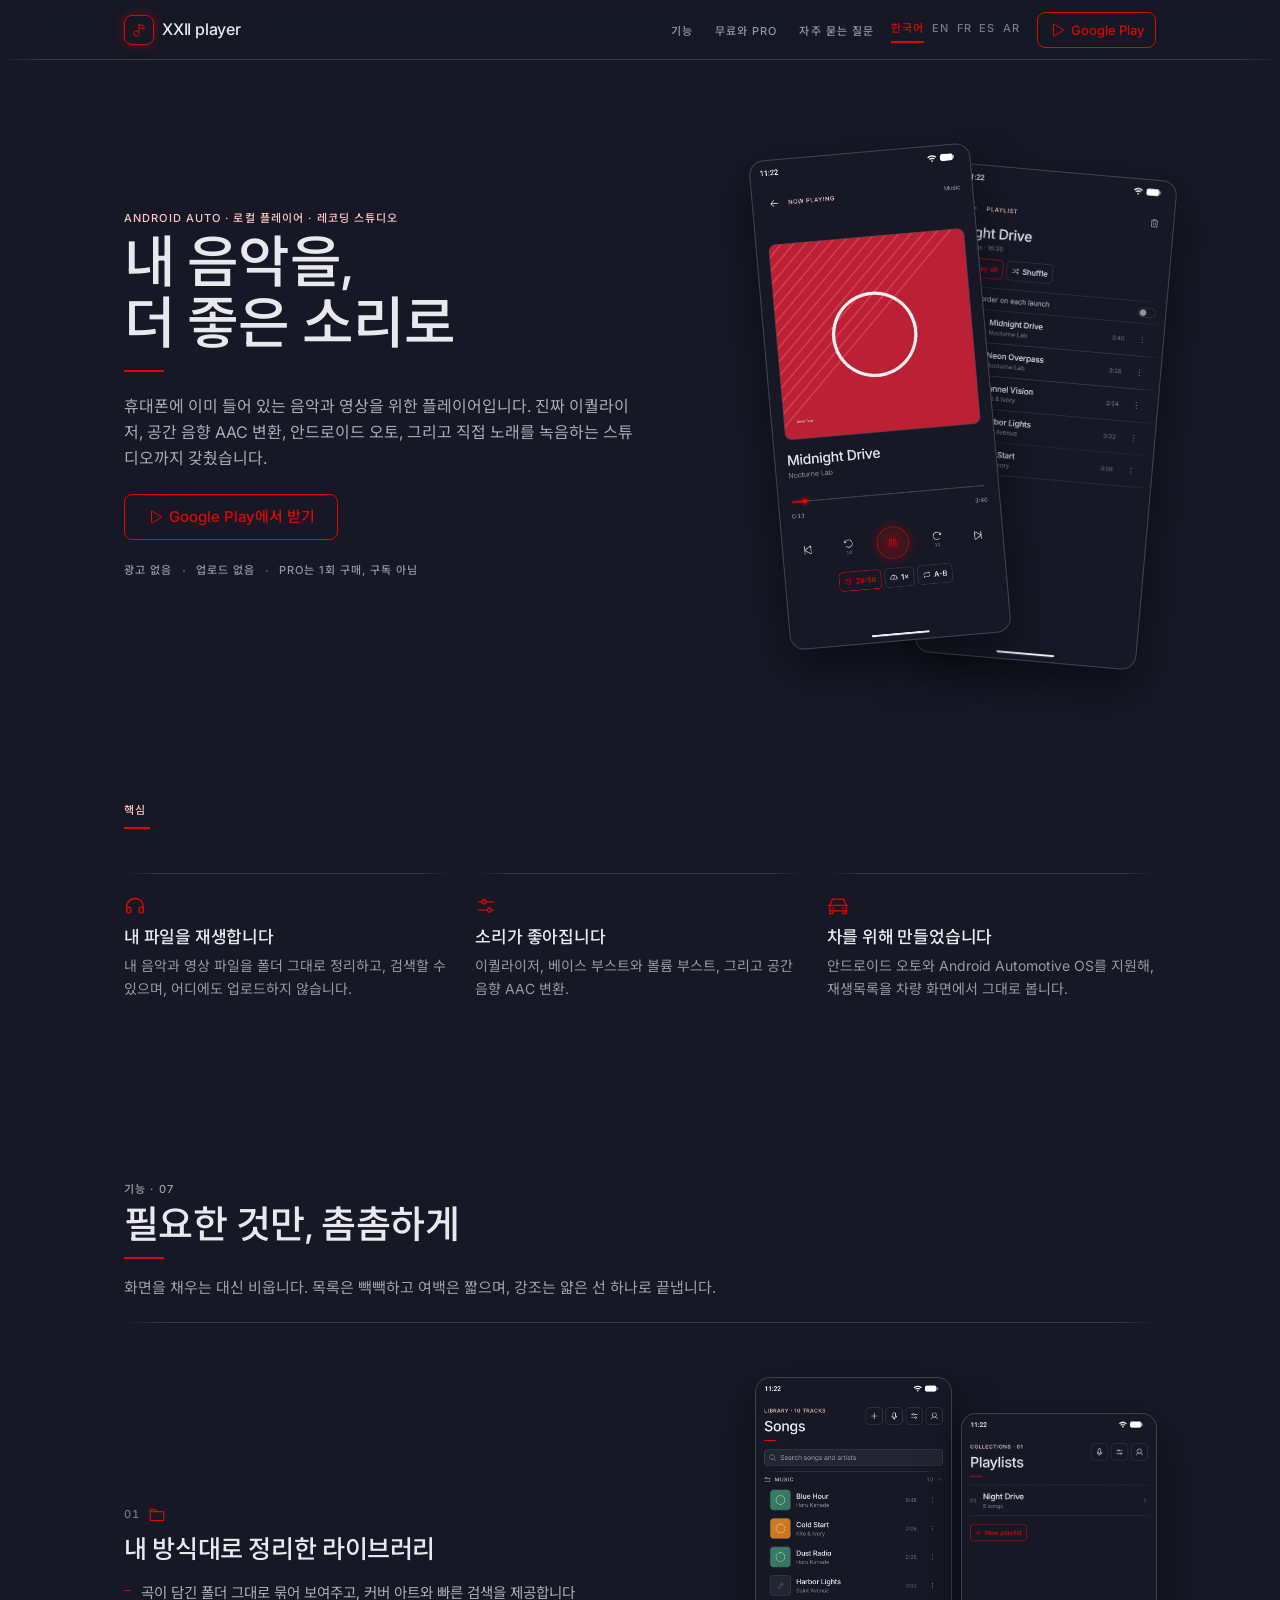
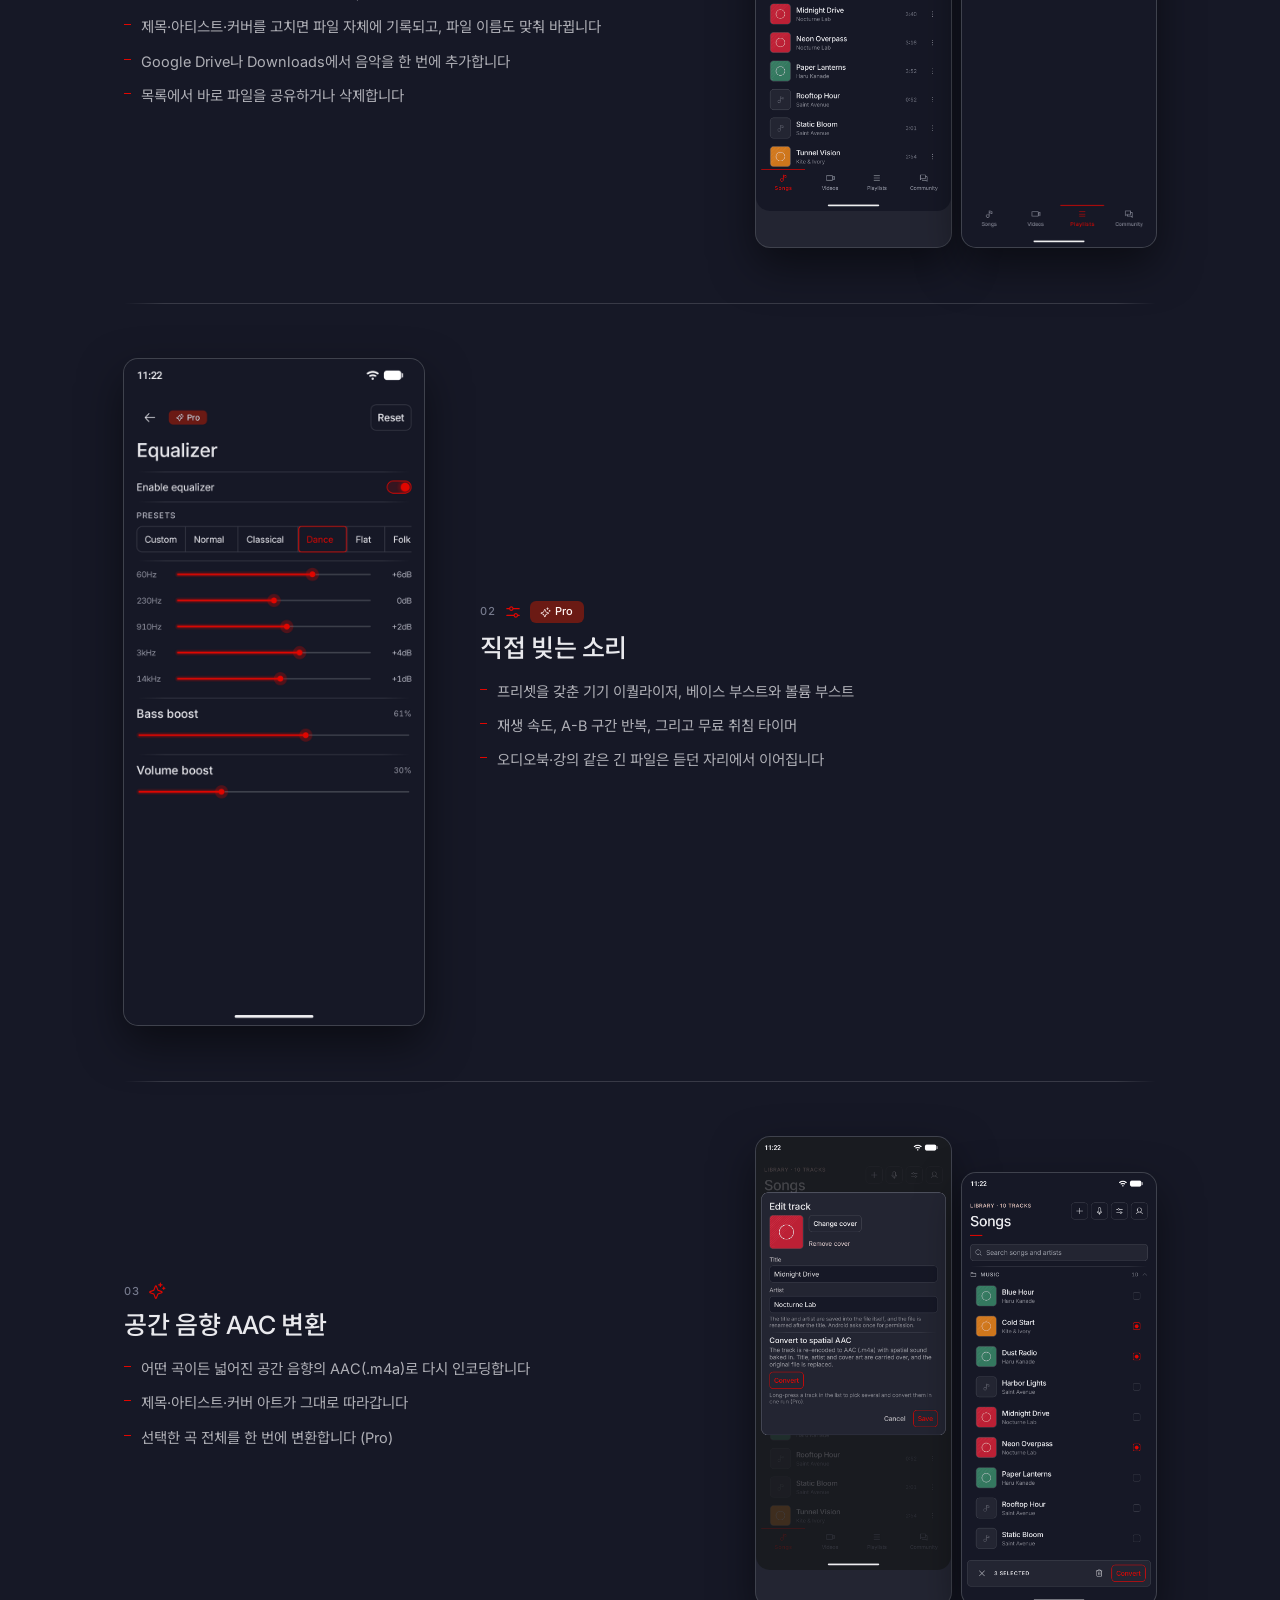
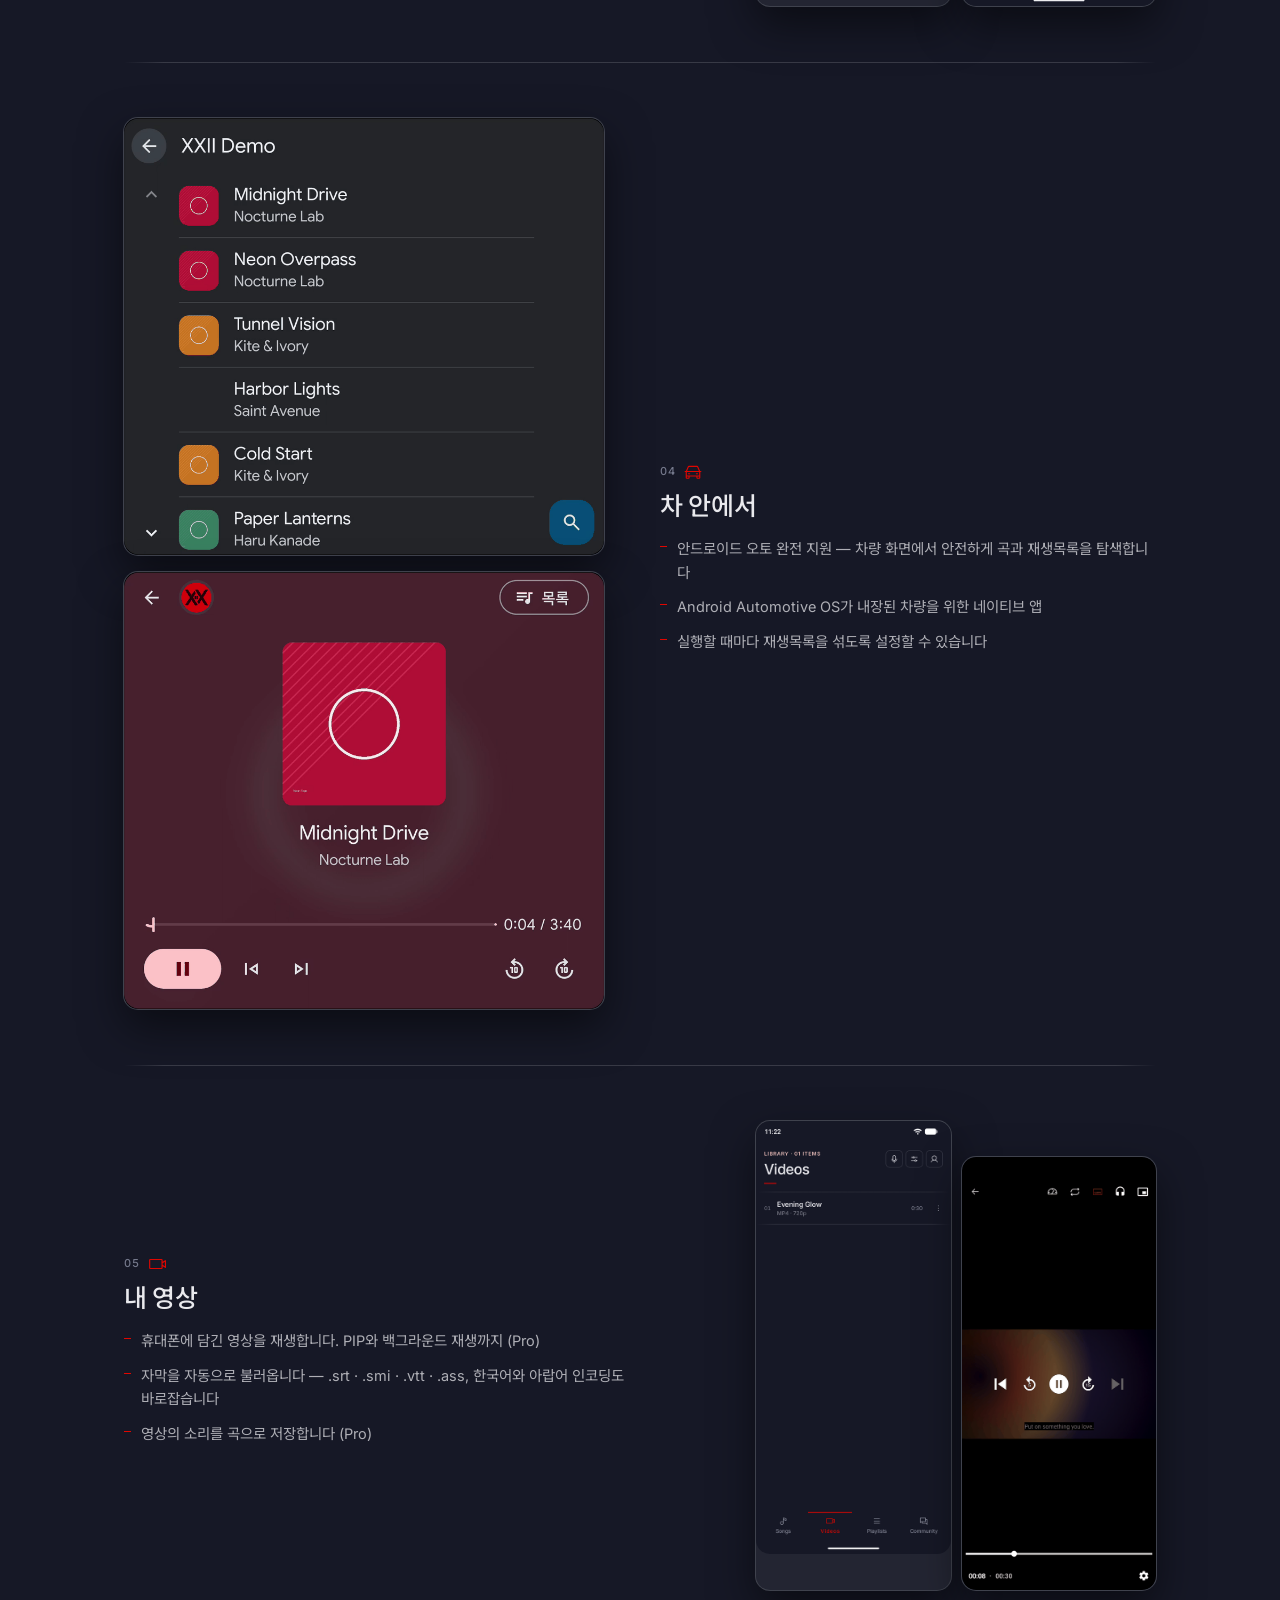
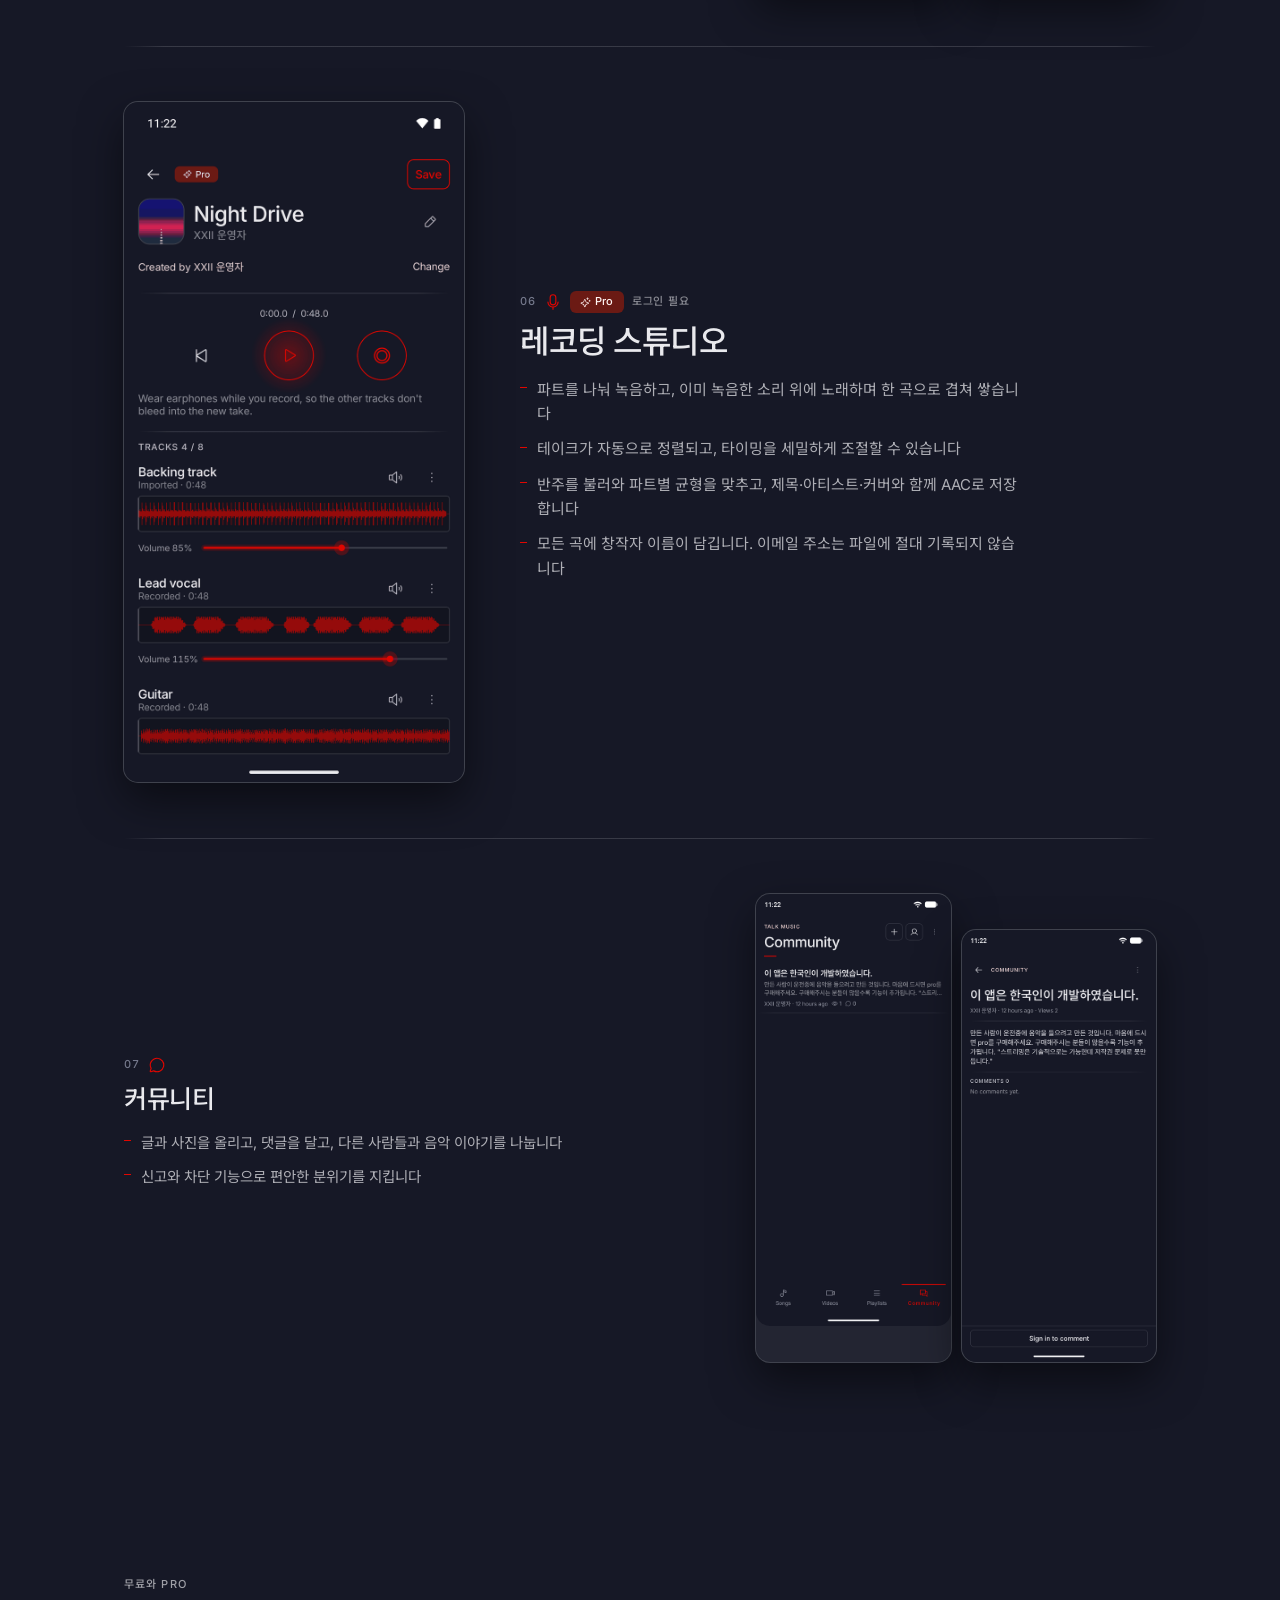
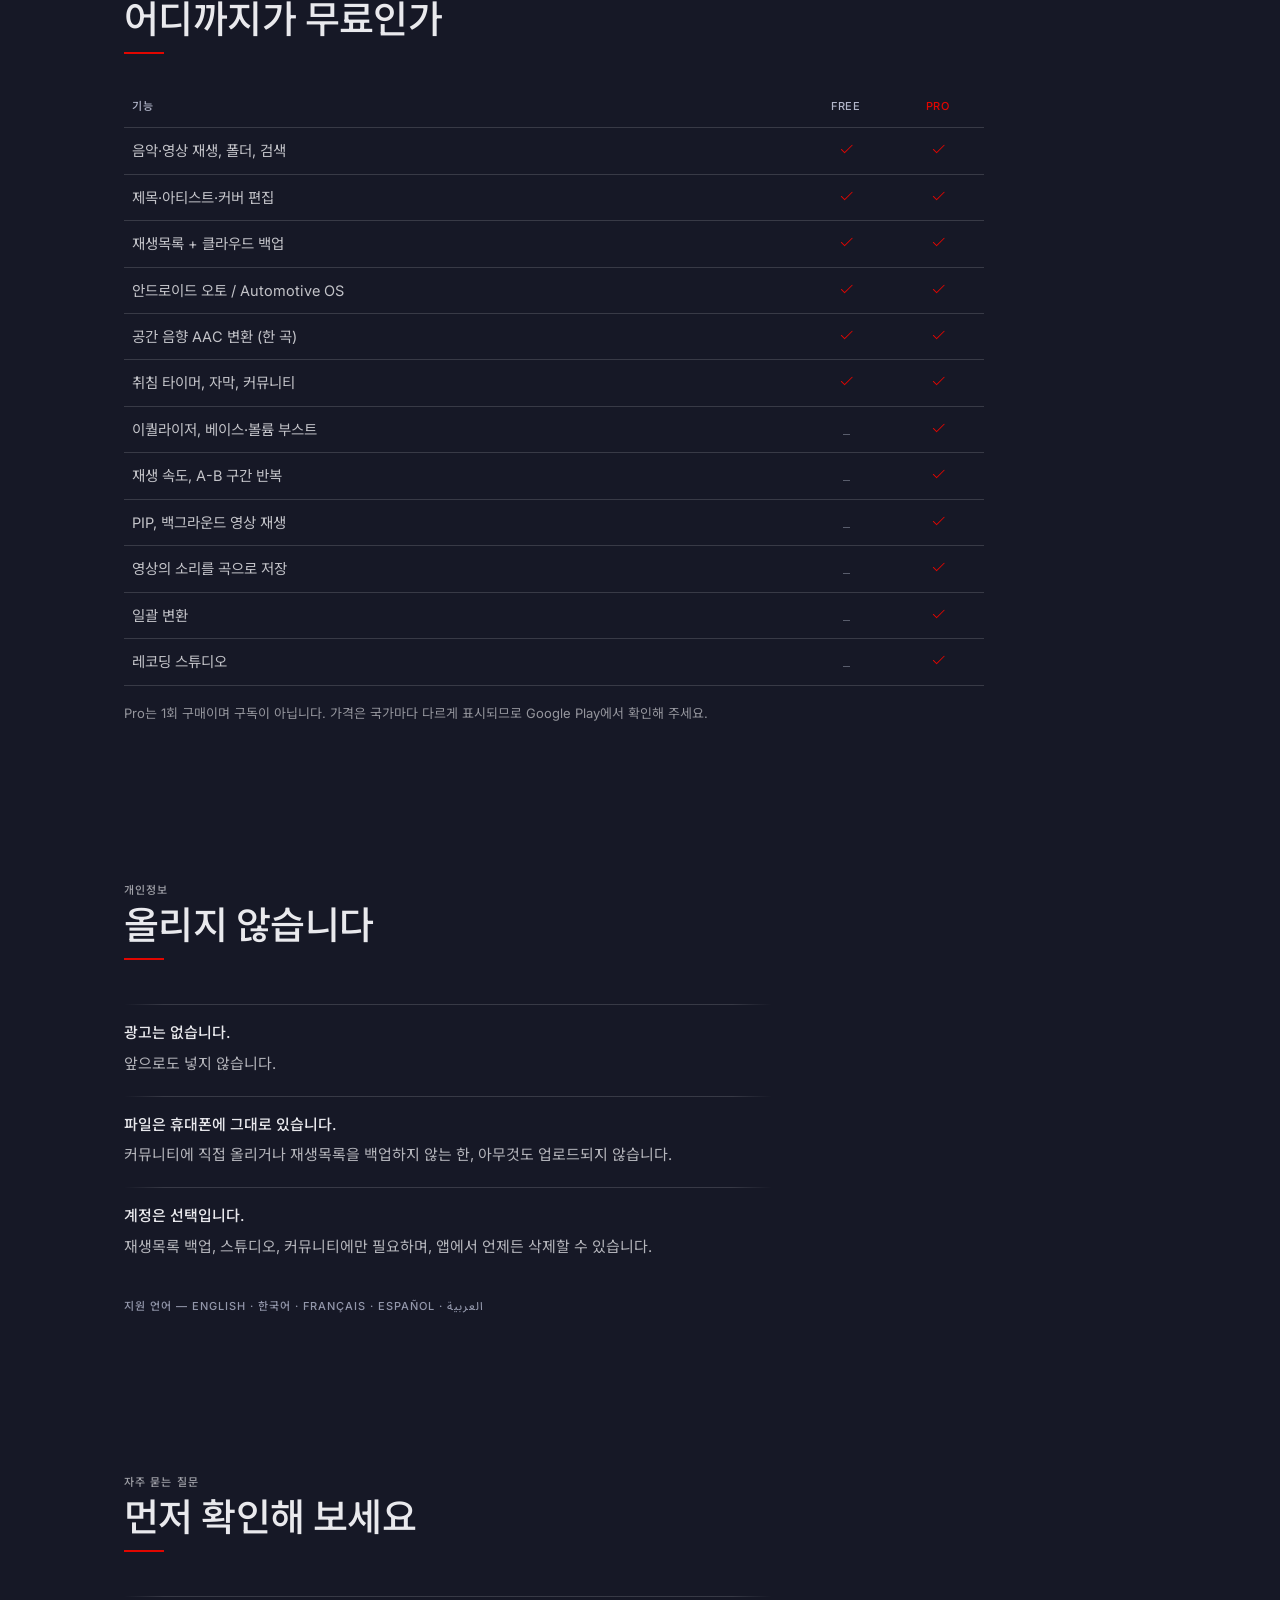
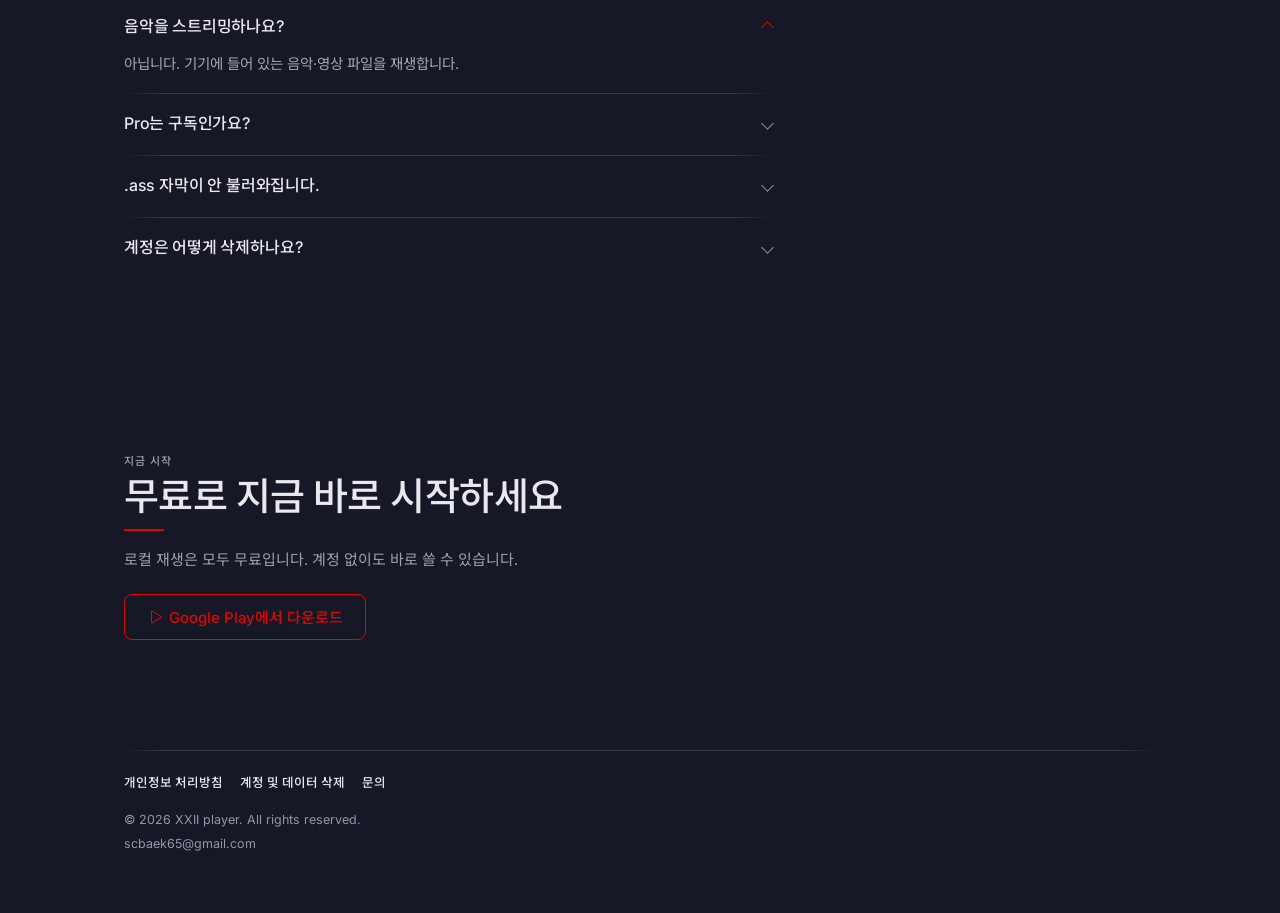
<file: index.html>
<!DOCTYPE html>
<html lang="ko">
<head>
<meta charset="UTF-8">
<meta name="viewport" content="width=device-width, initial-scale=1.0">
<title>XXII player — 내 음악을, 더 좋은 소리로</title>

<meta name="description" content="휴대폰에 이미 있는 음악과 영상을 위한 플레이어. 이퀄라이저, 공간 음향 AAC 변환, 안드로이드 오토, 그리고 직접 노래를 녹음하는 레코딩 스튜디오까지. 광고 없음, 업로드 없음." />
<meta name="keywords" content="XXII player, 안드로이드 음악 플레이어, 안드로이드 오토 음악 플레이어, 로컬 음악 플레이어, 오프라인 음악 플레이어, FLAC 플레이어, MP3 플레이어, 이퀄라이저 앱, 공간 음향, AAC 변환, 레코딩 앱, 녹음 앱, 자막 플레이어, 동영상 플레이어, Android Automotive" />
<meta name="author" content="XXII player" />
<meta name="robots" content="index, follow, max-image-preview:large, max-snippet:-1, max-video-preview:-1" />
<meta name="theme-color" content="#161826" />

<link rel="canonical" href="https://baseonsell.co.kr/" />
<link rel="alternate" hreflang="ko" href="https://baseonsell.co.kr/" />
<link rel="alternate" hreflang="en" href="https://baseonsell.co.kr/en/" />
<link rel="alternate" hreflang="fr" href="https://baseonsell.co.kr/fr/" />
<link rel="alternate" hreflang="es" href="https://baseonsell.co.kr/es/" />
<link rel="alternate" hreflang="ar" href="https://baseonsell.co.kr/ar/" />
<link rel="alternate" hreflang="x-default" href="https://baseonsell.co.kr/" />

<!-- Open Graph -->
<meta property="og:type" content="website" />
<meta property="og:site_name" content="XXII player" />
<meta property="og:locale" content="ko_KR" />
<meta property="og:title" content="XXII player — 내 음악을, 더 좋은 소리로" />
<meta property="og:description" content="휴대폰에 이미 있는 음악과 영상을 위한 플레이어. 이퀄라이저, 공간 음향 AAC 변환, 안드로이드 오토, 그리고 직접 노래를 녹음하는 레코딩 스튜디오까지. 광고 없음, 업로드 없음." />
<meta property="og:url" content="https://baseonsell.co.kr/" />
<meta property="og:image" content="https://baseonsell.co.kr/images/Frame512.png" />
<meta property="og:image:width" content="512" />
<meta property="og:image:height" content="512" />
<meta property="og:image:alt" content="XXII player" />

<!-- Twitter -->
<meta name="twitter:card" content="summary_large_image" />
<meta name="twitter:title" content="XXII player — 내 음악을, 더 좋은 소리로" />
<meta name="twitter:description" content="휴대폰에 이미 있는 음악과 영상을 위한 플레이어. 이퀄라이저, 공간 음향 AAC 변환, 안드로이드 오토, 그리고 직접 노래를 녹음하는 레코딩 스튜디오까지. 광고 없음, 업로드 없음." />
<meta name="twitter:image" content="https://baseonsell.co.kr/images/Frame512.png" />

<!-- 파비콘 -->
<link rel="icon" type="image/png" sizes="32x32" href="images/Frame32.png" />
<link rel="icon" type="image/png" sizes="16x16" href="images/Frame16.png" />
<link rel="apple-touch-icon" sizes="180x180" href="images/Frame180.png" />
<link rel="manifest" href="/site.webmanifest" />

<!-- 디자인 시스템 — Nocturne (브랜드 레드 액센트) -->
<link rel="preconnect" href="https://fonts.googleapis.com" />
<link rel="preconnect" href="https://fonts.gstatic.com" crossorigin />
<link rel="stylesheet" href="https://fonts.googleapis.com/css2?family=Inter:wght@400;500&family=Noto+Sans+KR:wght@400;500&family=Noto+Sans+Arabic:wght@400;500&display=swap" />
<link rel="stylesheet" href="css/nocturne.css" />
<link rel="stylesheet" href="css/landing.css" />

<script type="application/ld+json">
{
  "@context": "https://schema.org",
  "@type": "SoftwareApplication",
  "name": "XXII player",
  "applicationCategory": "MusicApplication",
  "operatingSystem": "Android",
  "inLanguage": "ko",
  "description": "휴대폰에 이미 있는 음악과 영상을 위한 플레이어. 이퀄라이저, 공간 음향 AAC 변환, 안드로이드 오토, 그리고 직접 노래를 녹음하는 레코딩 스튜디오까지. 광고 없음, 업로드 없음.",
  "url": "https://baseonsell.co.kr/",
  "image": "https://baseonsell.co.kr/images/Frame512.png",
  "downloadUrl": "https://play.google.com/store/apps/details?id=com.media.xxiiplayer",
  "offers": {
    "@type": "Offer",
    "price": "0",
    "priceCurrency": "USD"
  },
  "aggregateRating": {
    "@type": "AggregateRating",
    "ratingValue": "4.0",
    "ratingCount": "2000"
  },
  "author": {
    "@type": "Organization",
    "name": "XXII player"
  }
}
</script>

<script type="application/ld+json">
{
  "@context": "https://schema.org",
  "@type": "FAQPage",
  "inLanguage": "ko",
  "mainEntity": [
    {
      "@type": "Question",
      "name": "음악을 스트리밍하나요?",
      "acceptedAnswer": {
        "@type": "Answer",
        "text": "아닙니다. 기기에 들어 있는 음악·영상 파일을 재생합니다."
      }
    },
    {
      "@type": "Question",
      "name": "Pro는 구독인가요?",
      "acceptedAnswer": {
        "@type": "Answer",
        "text": "아닙니다. 1회 구매입니다."
      }
    },
    {
      "@type": "Question",
      "name": ".ass 자막이 안 불러와집니다.",
      "acceptedAnswer": {
        "@type": "Answer",
        "text": "안드로이드가 .ass 파일을 앱에서 숨기기 때문입니다. 자막 메뉴에서 해당 폴더를 한 번만 연결해 주세요."
      }
    },
    {
      "@type": "Question",
      "name": "계정은 어떻게 삭제하나요?",
      "acceptedAnswer": {
        "@type": "Answer",
        "text": "앱에서 계정 → 계정 삭제를 누르시거나, 계정 및 데이터 삭제 페이지의 안내를 따르시면 됩니다."
      }
    }
  ]
}
</script>
</head>
<body>

<a class="skip-link" href="#main">본문으로 건너뛰기</a>

<!-- ============================ 상단 바 ============================ -->
<nav class="topbar">
  <div class="topbar-inner">
    <a class="brand" href="./">
      <span class="brand-mark"><svg viewBox="0 0 256 256" fill="currentColor" aria-hidden="true"><path d="M210.3,56.34l-80-24A8,8,0,0,0,120,40V148.26A48,48,0,1,0,136,184V98.75l69.7,20.91A8,8,0,0,0,216,112V64A8,8,0,0,0,210.3,56.34ZM88,216a32,32,0,1,1,32-32A32,32,0,0,1,88,216Zm112-114.75L136,82.05V50.75l64,19.2Z"/></svg></span>
      <span class="brand-name">XXII player</span>
    </a>

    <ul class="topbar-nav">
      <li><a href="#features">기능</a></li>
      <li><a href="#plans">무료와 Pro</a></li>
      <li><a href="#faq">자주 묻는 질문</a></li>
    </ul>

    <div class="lang-switch" role="group" aria-label="언어">
        <a href="./" hreflang="ko" lang="ko" aria-current="true">한국어</a>
        <a href="en/" hreflang="en" lang="en">EN</a>
        <a href="fr/" hreflang="fr" lang="fr">FR</a>
        <a href="es/" hreflang="es" lang="es">ES</a>
        <a href="ar/" hreflang="ar" lang="ar">AR</a>
    </div>

    <a class="btn btn-accent" href="https://play.google.com/store/apps/details?id=com.media.xxiiplayer"><svg viewBox="0 0 256 256" fill="currentColor" aria-hidden="true"><path d="M232.4,114.49,88.32,26.35a16,16,0,0,0-16.2-.3A15.86,15.86,0,0,0,64,39.87V216.13A15.94,15.94,0,0,0,80,232a16.07,16.07,0,0,0,8.36-2.35L232.4,141.51a15.81,15.81,0,0,0,0-27ZM80,215.94V40l143.83,88Z"/></svg>Google Play</a>
  </div>
</nav>

<main id="main">

<!-- ============================ 히어로 ============================ -->
<section class="hero">
  <div class="hero-copy">
    <p class="kicker">Android Auto · 로컬 플레이어 · 레코딩 스튜디오</p>
    <h1>내 음악을,<br>더 좋은 소리로</h1>
    <hr class="mark mark-lg">
    <p class="hero-lead">휴대폰에 이미 들어 있는 음악과 영상을 위한 플레이어입니다. 진짜 이퀄라이저, 공간 음향 AAC 변환, 안드로이드 오토, 그리고 직접 노래를 녹음하는 스튜디오까지 갖췄습니다.</p>

    <div class="hero-actions">
      <a class="btn btn-accent btn-lg" href="https://play.google.com/store/apps/details?id=com.media.xxiiplayer"><svg viewBox="0 0 256 256" fill="currentColor" aria-hidden="true"><path d="M232.4,114.49,88.32,26.35a16,16,0,0,0-16.2-.3A15.86,15.86,0,0,0,64,39.87V216.13A15.94,15.94,0,0,0,80,232a16.07,16.07,0,0,0,8.36-2.35L232.4,141.51a15.81,15.81,0,0,0,0-27ZM80,215.94V40l143.83,88Z"/></svg>Google Play에서 받기</a>
    </div>

    <p class="hero-trust">
        <span>광고 없음</span>
        <span class="dot"></span>
        <span>업로드 없음</span>
        <span class="dot"></span>
        <span>Pro는 1회 구매, 구독 아님</span>
    </p>
  </div>

  <div class="hero-shots">
    <figure class="shot">
          <img src="images/shots/02_now_playing.png" alt="XXII player" width="720" height="1600" decoding="async"
               onload="this.closest('.shot').classList.add('is-loaded')">
          <figcaption class="shot-note" style="aspect-ratio:720/1600"><svg viewBox="0 0 256 256" fill="currentColor" aria-hidden="true"><path d="M216,40H40A16,16,0,0,0,24,56V200a16,16,0,0,0,16,16H216a16,16,0,0,0,16-16V56A16,16,0,0,0,216,40Zm0,16V158.75l-26.07-26.06a16,16,0,0,0-22.63,0l-20,20-44-44a16,16,0,0,0-22.62,0L40,149.37V56ZM40,172l52-52,80,80H40Zm176,28H194.63l-36-36,20-20L216,181.31V200Zm-72-92a12,12,0,1,1,12,12A12,12,0,0,1,144,108Z"/></svg><span>스크린샷을 넣어 주세요</span><code>images/shots/02_now_playing.png</code></figcaption>
        </figure>
    <figure class="shot">
          <img src="images/shots/04b_playlist_detail.png" alt="XXII player" width="480" height="1067" decoding="async"
               onload="this.closest('.shot').classList.add('is-loaded')">
          <figcaption class="shot-note" style="aspect-ratio:480/1067"><svg viewBox="0 0 256 256" fill="currentColor" aria-hidden="true"><path d="M216,40H40A16,16,0,0,0,24,56V200a16,16,0,0,0,16,16H216a16,16,0,0,0,16-16V56A16,16,0,0,0,216,40Zm0,16V158.75l-26.07-26.06a16,16,0,0,0-22.63,0l-20,20-44-44a16,16,0,0,0-22.62,0L40,149.37V56ZM40,172l52-52,80,80H40Zm176,28H194.63l-36-36,20-20L216,181.31V200Zm-72-92a12,12,0,1,1,12,12A12,12,0,0,1,144,108Z"/></svg><span>스크린샷을 넣어 주세요</span><code>images/shots/04b_playlist_detail.png</code></figcaption>
        </figure>
  </div>
</section>

<!-- ============================ 핵심 가치 ============================ -->
<section class="section">
  <p class="kicker">핵심</p>
  <hr class="mark">
  <div class="values" style="margin-top:44px">
      <article class="value">
        <div class="value-icon"><svg viewBox="0 0 256 256" fill="currentColor" aria-hidden="true"><path d="M201.89,62.11A104,104,0,0,0,24,136v56a24,24,0,0,0,24,24H64a24,24,0,0,0,24-24V160a24,24,0,0,0-24-24H40.36A88,88,0,0,1,128,48h.67a88,88,0,0,1,87,88H192a24,24,0,0,0-24,24v32a24,24,0,0,0,24,24h16a24,24,0,0,0,24-24V136A103.32,103.32,0,0,0,201.89,62.11ZM64,152a8,8,0,0,1,8,8v32a8,8,0,0,1-8,8H48a8,8,0,0,1-8-8V152Zm152,40a8,8,0,0,1-8,8H192a8,8,0,0,1-8-8V160a8,8,0,0,1,8-8h24Z"/></svg></div>
        <h3>내 파일을 재생합니다</h3>
        <p>내 음악과 영상 파일을 폴더 그대로 정리하고, 검색할 수 있으며, 어디에도 업로드하지 않습니다.</p>
      </article>
      <article class="value">
        <div class="value-icon"><svg viewBox="0 0 256 256" fill="currentColor" aria-hidden="true"><path d="M40,88H73a32,32,0,0,0,62,0h81a8,8,0,0,0,0-16H135a32,32,0,0,0-62,0H40a8,8,0,0,0,0,16Zm64-24a16,16,0,1,1-16,16A16,16,0,0,1,104,64ZM216,168H199a32,32,0,0,0-62,0H40a8,8,0,0,0,0,16h97a32,32,0,0,0,62,0h17a8,8,0,0,0,0-16Zm-48,24a16,16,0,1,1,16-16A16,16,0,0,1,168,192Z"/></svg></div>
        <h3>소리가 좋아집니다</h3>
        <p>이퀄라이저, 베이스 부스트와 볼륨 부스트, 그리고 공간 음향 AAC 변환.</p>
      </article>
      <article class="value">
        <div class="value-icon"><svg viewBox="0 0 256 256" fill="currentColor" aria-hidden="true"><path d="M240,112H229.2L201.42,49.5A16,16,0,0,0,186.8,40H69.2a16,16,0,0,0-14.62,9.5L26.8,112H16a8,8,0,0,0,0,16h8v80a16,16,0,0,0,16,16H64a16,16,0,0,0,16-16V192h96v16a16,16,0,0,0,16,16h24a16,16,0,0,0,16-16V128h8a8,8,0,0,0,0-16ZM69.2,56H186.8l24.89,56H44.31ZM64,208H40V192H64Zm128,0V192h24v16Zm24-32H40V128H216ZM56,152a8,8,0,0,1,8-8H80a8,8,0,0,1,0,16H64A8,8,0,0,1,56,152Zm112,0a8,8,0,0,1,8-8h16a8,8,0,0,1,0,16H176A8,8,0,0,1,168,152Z"/></svg></div>
        <h3>차를 위해 만들었습니다</h3>
        <p>안드로이드 오토와 Android Automotive OS를 지원해, 재생목록을 차량 화면에서 그대로 봅니다.</p>
      </article>
  </div>
</section>

<!-- ============================ 기능 상세 ============================ -->
<section class="section" id="features">
  <div class="section-head">
    <p class="kicker">기능 · 07</p>
    <h2>필요한 것만, 촘촘하게</h2>
    <hr class="mark mark-lg">
    <p>화면을 채우는 대신 비웁니다. 목록은 빽빽하고 여백은 짧으며, 강조는 얇은 선 하나로 끝냅니다.</p>
  </div>

  <div class="feats">
    <article class="feat feat-pair">
      <div class="feat-copy">
        <div class="feat-head">
          <span class="feat-num">01</span>
          <span class="feat-icon"><svg viewBox="0 0 256 256" fill="currentColor" aria-hidden="true"><path d="M216,72H131.31L104,44.69A15.86,15.86,0,0,0,92.69,40H40A16,16,0,0,0,24,56V200.62A15.4,15.4,0,0,0,39.38,216H216.89A15.13,15.13,0,0,0,232,200.89V88A16,16,0,0,0,216,72ZM40,56H92.69l16,16H40ZM216,200H40V88H216Z"/></svg></span>
          
        </div>
        <h3>내 방식대로 정리한 라이브러리</h3>
        <ul class="feat-list">
          <li>곡이 담긴 폴더 그대로 묶어 보여주고, 커버 아트와 빠른 검색을 제공합니다</li>
          <li>제목·아티스트·커버를 고치면 파일 자체에 기록되고, 파일 이름도 맞춰 바뀝니다</li>
          <li>Google Drive나 Downloads에서 음악을 한 번에 추가합니다</li>
          <li>목록에서 바로 파일을 공유하거나 삭제합니다</li>
        </ul>
      </div>
      <div class="feat-media is-pair">
        <figure class="shot">
          <img src="images/shots/01_songs.png" alt="내 방식대로 정리한 라이브러리 — XXII player" width="720" height="1600" loading="lazy" decoding="async"
               onload="this.closest('.shot').classList.add('is-loaded')">
          <figcaption class="shot-note" style="aspect-ratio:720/1600"><svg viewBox="0 0 256 256" fill="currentColor" aria-hidden="true"><path d="M216,40H40A16,16,0,0,0,24,56V200a16,16,0,0,0,16,16H216a16,16,0,0,0,16-16V56A16,16,0,0,0,216,40Zm0,16V158.75l-26.07-26.06a16,16,0,0,0-22.63,0l-20,20-44-44a16,16,0,0,0-22.62,0L40,149.37V56ZM40,172l52-52,80,80H40Zm176,28H194.63l-36-36,20-20L216,181.31V200Zm-72-92a12,12,0,1,1,12,12A12,12,0,0,1,144,108Z"/></svg><span>스크린샷을 넣어 주세요</span><code>images/shots/01_songs.png</code></figcaption>
        </figure>
        <figure class="shot">
          <img src="images/shots/04a_playlists.png" alt="내 방식대로 정리한 라이브러리 — XXII player" width="480" height="1067" loading="lazy" decoding="async"
               onload="this.closest('.shot').classList.add('is-loaded')">
          <figcaption class="shot-note" style="aspect-ratio:480/1067"><svg viewBox="0 0 256 256" fill="currentColor" aria-hidden="true"><path d="M216,40H40A16,16,0,0,0,24,56V200a16,16,0,0,0,16,16H216a16,16,0,0,0,16-16V56A16,16,0,0,0,216,40Zm0,16V158.75l-26.07-26.06a16,16,0,0,0-22.63,0l-20,20-44-44a16,16,0,0,0-22.62,0L40,149.37V56ZM40,172l52-52,80,80H40Zm176,28H194.63l-36-36,20-20L216,181.31V200Zm-72-92a12,12,0,1,1,12,12A12,12,0,0,1,144,108Z"/></svg><span>스크린샷을 넣어 주세요</span><code>images/shots/04a_playlists.png</code></figcaption>
        </figure>
      </div>
    </article>
    <article class="feat">
      <div class="feat-copy">
        <div class="feat-head">
          <span class="feat-num">02</span>
          <span class="feat-icon"><svg viewBox="0 0 256 256" fill="currentColor" aria-hidden="true"><path d="M40,88H73a32,32,0,0,0,62,0h81a8,8,0,0,0,0-16H135a32,32,0,0,0-62,0H40a8,8,0,0,0,0,16Zm64-24a16,16,0,1,1-16,16A16,16,0,0,1,104,64ZM216,168H199a32,32,0,0,0-62,0H40a8,8,0,0,0,0,16h97a32,32,0,0,0,62,0h17a8,8,0,0,0,0-16Zm-48,24a16,16,0,1,1,16-16A16,16,0,0,1,168,192Z"/></svg></span>
          <span class="tag"><svg viewBox="0 0 256 256" fill="currentColor" aria-hidden="true"><path d="M197.58,129.06,146,110l-19-51.62a15.92,15.92,0,0,0-29.88,0L78,110l-51.62,19a15.92,15.92,0,0,0,0,29.88L78,178l19,51.62a15.92,15.92,0,0,0,29.88,0L146,178l51.62-19a15.92,15.92,0,0,0,0-29.88ZM137,164.22a8,8,0,0,0-4.74,4.74L112,223.85,91.78,169A8,8,0,0,0,87,164.22L32.15,144,87,123.78A8,8,0,0,0,91.78,119L112,64.15,132.22,119a8,8,0,0,0,4.74,4.74L191.85,144ZM144,40a8,8,0,0,1,8-8h16V16a8,8,0,0,1,16,0V32h16a8,8,0,0,1,0,16H184V64a8,8,0,0,1-16,0V48H152A8,8,0,0,1,144,40ZM248,88a8,8,0,0,1-8,8h-8v8a8,8,0,0,1-16,0V96h-8a8,8,0,0,1,0-16h8V72a8,8,0,0,1,16,0v8h8A8,8,0,0,1,248,88Z"/></svg>Pro</span>
        </div>
        <h3>직접 빚는 소리</h3>
        <ul class="feat-list">
          <li>프리셋을 갖춘 기기 이퀄라이저, 베이스 부스트와 볼륨 부스트</li>
          <li>재생 속도, A-B 구간 반복, 그리고 무료 취침 타이머</li>
          <li>오디오북·강의 같은 긴 파일은 듣던 자리에서 이어집니다</li>
        </ul>
      </div>
      <div class="feat-media">
        <figure class="shot">
          <img src="images/shots/03_equalizer.png" alt="직접 빚는 소리 — XXII player" width="720" height="1600" loading="lazy" decoding="async"
               onload="this.closest('.shot').classList.add('is-loaded')">
          <figcaption class="shot-note" style="aspect-ratio:720/1600"><svg viewBox="0 0 256 256" fill="currentColor" aria-hidden="true"><path d="M216,40H40A16,16,0,0,0,24,56V200a16,16,0,0,0,16,16H216a16,16,0,0,0,16-16V56A16,16,0,0,0,216,40Zm0,16V158.75l-26.07-26.06a16,16,0,0,0-22.63,0l-20,20-44-44a16,16,0,0,0-22.62,0L40,149.37V56ZM40,172l52-52,80,80H40Zm176,28H194.63l-36-36,20-20L216,181.31V200Zm-72-92a12,12,0,1,1,12,12A12,12,0,0,1,144,108Z"/></svg><span>스크린샷을 넣어 주세요</span><code>images/shots/03_equalizer.png</code></figcaption>
        </figure>
      </div>
    </article>
    <article class="feat feat-pair">
      <div class="feat-copy">
        <div class="feat-head">
          <span class="feat-num">03</span>
          <span class="feat-icon"><svg viewBox="0 0 256 256" fill="currentColor" aria-hidden="true"><path d="M197.58,129.06,146,110l-19-51.62a15.92,15.92,0,0,0-29.88,0L78,110l-51.62,19a15.92,15.92,0,0,0,0,29.88L78,178l19,51.62a15.92,15.92,0,0,0,29.88,0L146,178l51.62-19a15.92,15.92,0,0,0,0-29.88ZM137,164.22a8,8,0,0,0-4.74,4.74L112,223.85,91.78,169A8,8,0,0,0,87,164.22L32.15,144,87,123.78A8,8,0,0,0,91.78,119L112,64.15,132.22,119a8,8,0,0,0,4.74,4.74L191.85,144ZM144,40a8,8,0,0,1,8-8h16V16a8,8,0,0,1,16,0V32h16a8,8,0,0,1,0,16H184V64a8,8,0,0,1-16,0V48H152A8,8,0,0,1,144,40ZM248,88a8,8,0,0,1-8,8h-8v8a8,8,0,0,1-16,0V96h-8a8,8,0,0,1,0-16h8V72a8,8,0,0,1,16,0v8h8A8,8,0,0,1,248,88Z"/></svg></span>
          
        </div>
        <h3>공간 음향 AAC 변환</h3>
        <ul class="feat-list">
          <li>어떤 곡이든 넓어진 공간 음향의 AAC(.m4a)로 다시 인코딩합니다</li>
          <li>제목·아티스트·커버 아트가 그대로 따라갑니다</li>
          <li>선택한 곡 전체를 한 번에 변환합니다 (Pro)</li>
        </ul>
      </div>
      <div class="feat-media is-pair">
        <figure class="shot">
          <img src="images/shots/05_edit_aac.png" alt="공간 음향 AAC 변환 — XXII player" width="720" height="1600" loading="lazy" decoding="async"
               onload="this.closest('.shot').classList.add('is-loaded')">
          <figcaption class="shot-note" style="aspect-ratio:720/1600"><svg viewBox="0 0 256 256" fill="currentColor" aria-hidden="true"><path d="M216,40H40A16,16,0,0,0,24,56V200a16,16,0,0,0,16,16H216a16,16,0,0,0,16-16V56A16,16,0,0,0,216,40Zm0,16V158.75l-26.07-26.06a16,16,0,0,0-22.63,0l-20,20-44-44a16,16,0,0,0-22.62,0L40,149.37V56ZM40,172l52-52,80,80H40Zm176,28H194.63l-36-36,20-20L216,181.31V200Zm-72-92a12,12,0,1,1,12,12A12,12,0,0,1,144,108Z"/></svg><span>스크린샷을 넣어 주세요</span><code>images/shots/05_edit_aac.png</code></figcaption>
        </figure>
        <figure class="shot">
          <img src="images/shots/06_multi_select.png" alt="공간 음향 AAC 변환 — XXII player" width="720" height="1600" loading="lazy" decoding="async"
               onload="this.closest('.shot').classList.add('is-loaded')">
          <figcaption class="shot-note" style="aspect-ratio:720/1600"><svg viewBox="0 0 256 256" fill="currentColor" aria-hidden="true"><path d="M216,40H40A16,16,0,0,0,24,56V200a16,16,0,0,0,16,16H216a16,16,0,0,0,16-16V56A16,16,0,0,0,216,40Zm0,16V158.75l-26.07-26.06a16,16,0,0,0-22.63,0l-20,20-44-44a16,16,0,0,0-22.62,0L40,149.37V56ZM40,172l52-52,80,80H40Zm176,28H194.63l-36-36,20-20L216,181.31V200Zm-72-92a12,12,0,1,1,12,12A12,12,0,0,1,144,108Z"/></svg><span>스크린샷을 넣어 주세요</span><code>images/shots/06_multi_select.png</code></figcaption>
        </figure>
      </div>
    </article>
    <article class="feat feat-wide">
      <div class="feat-copy">
        <div class="feat-head">
          <span class="feat-num">04</span>
          <span class="feat-icon"><svg viewBox="0 0 256 256" fill="currentColor" aria-hidden="true"><path d="M240,112H229.2L201.42,49.5A16,16,0,0,0,186.8,40H69.2a16,16,0,0,0-14.62,9.5L26.8,112H16a8,8,0,0,0,0,16h8v80a16,16,0,0,0,16,16H64a16,16,0,0,0,16-16V192h96v16a16,16,0,0,0,16,16h24a16,16,0,0,0,16-16V128h8a8,8,0,0,0,0-16ZM69.2,56H186.8l24.89,56H44.31ZM64,208H40V192H64Zm128,0V192h24v16Zm24-32H40V128H216ZM56,152a8,8,0,0,1,8-8H80a8,8,0,0,1,0,16H64A8,8,0,0,1,56,152Zm112,0a8,8,0,0,1,8-8h16a8,8,0,0,1,0,16H176A8,8,0,0,1,168,152Z"/></svg></span>
          
        </div>
        <h3>차 안에서</h3>
        <ul class="feat-list">
          <li>안드로이드 오토 완전 지원 — 차량 화면에서 안전하게 곡과 재생목록을 탐색합니다</li>
          <li>Android Automotive OS가 내장된 차량을 위한 네이티브 앱</li>
          <li>실행할 때마다 재생목록을 섞도록 설정할 수 있습니다</li>
        </ul>
      </div>
      <div class="feat-media is-stack">
        <figure class="shot">
          <img src="images/shots/13_android_auto_playlist.png" alt="차 안에서 — XXII player" width="900" height="820" loading="lazy" decoding="async"
               onload="this.closest('.shot').classList.add('is-loaded')">
          <figcaption class="shot-note" style="aspect-ratio:900/820"><svg viewBox="0 0 256 256" fill="currentColor" aria-hidden="true"><path d="M216,40H40A16,16,0,0,0,24,56V200a16,16,0,0,0,16,16H216a16,16,0,0,0,16-16V56A16,16,0,0,0,216,40Zm0,16V158.75l-26.07-26.06a16,16,0,0,0-22.63,0l-20,20-44-44a16,16,0,0,0-22.62,0L40,149.37V56ZM40,172l52-52,80,80H40Zm176,28H194.63l-36-36,20-20L216,181.31V200Zm-72-92a12,12,0,1,1,12,12A12,12,0,0,1,144,108Z"/></svg><span>스크린샷을 넣어 주세요</span><code>images/shots/13_android_auto_playlist.png</code></figcaption>
        </figure>
        <figure class="shot">
          <img src="images/shots/14_android_auto_now_playing.png" alt="차 안에서 — XXII player" width="900" height="820" loading="lazy" decoding="async"
               onload="this.closest('.shot').classList.add('is-loaded')">
          <figcaption class="shot-note" style="aspect-ratio:900/820"><svg viewBox="0 0 256 256" fill="currentColor" aria-hidden="true"><path d="M216,40H40A16,16,0,0,0,24,56V200a16,16,0,0,0,16,16H216a16,16,0,0,0,16-16V56A16,16,0,0,0,216,40Zm0,16V158.75l-26.07-26.06a16,16,0,0,0-22.63,0l-20,20-44-44a16,16,0,0,0-22.62,0L40,149.37V56ZM40,172l52-52,80,80H40Zm176,28H194.63l-36-36,20-20L216,181.31V200Zm-72-92a12,12,0,1,1,12,12A12,12,0,0,1,144,108Z"/></svg><span>스크린샷을 넣어 주세요</span><code>images/shots/14_android_auto_now_playing.png</code></figcaption>
        </figure>
      </div>
    </article>
    <article class="feat feat-pair">
      <div class="feat-copy">
        <div class="feat-head">
          <span class="feat-num">05</span>
          <span class="feat-icon"><svg viewBox="0 0 256 256" fill="currentColor" aria-hidden="true"><path d="M251.77,73a8,8,0,0,0-8.21.39L208,97.05V72a16,16,0,0,0-16-16H32A16,16,0,0,0,16,72V184a16,16,0,0,0,16,16H192a16,16,0,0,0,16-16V159l35.56,23.71A8,8,0,0,0,248,184a8,8,0,0,0,8-8V80A8,8,0,0,0,251.77,73ZM192,184H32V72H192V184Zm48-22.95-32-21.33V116.28L240,95Z"/></svg></span>
          
        </div>
        <h3>내 영상</h3>
        <ul class="feat-list">
          <li>휴대폰에 담긴 영상을 재생합니다. PIP와 백그라운드 재생까지 (Pro)</li>
          <li>자막을 자동으로 불러옵니다 — .srt · .smi · .vtt · .ass, 한국어와 아랍어 인코딩도 바로잡습니다</li>
          <li>영상의 소리를 곡으로 저장합니다 (Pro)</li>
        </ul>
      </div>
      <div class="feat-media is-pair">
        <figure class="shot">
          <img src="images/shots/08_videos.png" alt="내 영상 — XXII player" width="480" height="1067" loading="lazy" decoding="async"
               onload="this.closest('.shot').classList.add('is-loaded')">
          <figcaption class="shot-note" style="aspect-ratio:480/1067"><svg viewBox="0 0 256 256" fill="currentColor" aria-hidden="true"><path d="M216,40H40A16,16,0,0,0,24,56V200a16,16,0,0,0,16,16H216a16,16,0,0,0,16-16V56A16,16,0,0,0,216,40Zm0,16V158.75l-26.07-26.06a16,16,0,0,0-22.63,0l-20,20-44-44a16,16,0,0,0-22.62,0L40,149.37V56ZM40,172l52-52,80,80H40Zm176,28H194.63l-36-36,20-20L216,181.31V200Zm-72-92a12,12,0,1,1,12,12A12,12,0,0,1,144,108Z"/></svg><span>스크린샷을 넣어 주세요</span><code>images/shots/08_videos.png</code></figcaption>
        </figure>
        <figure class="shot">
          <img src="images/shots/09_video_player.png" alt="내 영상 — XXII player" width="480" height="1067" loading="lazy" decoding="async"
               onload="this.closest('.shot').classList.add('is-loaded')">
          <figcaption class="shot-note" style="aspect-ratio:480/1067"><svg viewBox="0 0 256 256" fill="currentColor" aria-hidden="true"><path d="M216,40H40A16,16,0,0,0,24,56V200a16,16,0,0,0,16,16H216a16,16,0,0,0,16-16V56A16,16,0,0,0,216,40Zm0,16V158.75l-26.07-26.06a16,16,0,0,0-22.63,0l-20,20-44-44a16,16,0,0,0-22.62,0L40,149.37V56ZM40,172l52-52,80,80H40Zm176,28H194.63l-36-36,20-20L216,181.31V200Zm-72-92a12,12,0,1,1,12,12A12,12,0,0,1,144,108Z"/></svg><span>스크린샷을 넣어 주세요</span><code>images/shots/09_video_player.png</code></figcaption>
        </figure>
      </div>
    </article>
    <article class="feat feat-lead">
      <div class="feat-copy">
        <div class="feat-head">
          <span class="feat-num">06</span>
          <span class="feat-icon"><svg viewBox="0 0 256 256" fill="currentColor" aria-hidden="true"><path d="M128,176a48.05,48.05,0,0,0,48-48V64a48,48,0,0,0-96,0v64A48.05,48.05,0,0,0,128,176ZM96,64a32,32,0,0,1,64,0v64a32,32,0,0,1-64,0Zm40,143.6V232a8,8,0,0,1-16,0V207.6A80.11,80.11,0,0,1,48,128a8,8,0,0,1,16,0,64,64,0,0,0,128,0,8,8,0,0,1,16,0A80.11,80.11,0,0,1,136,207.6Z"/></svg></span>
          <span class="tag"><svg viewBox="0 0 256 256" fill="currentColor" aria-hidden="true"><path d="M197.58,129.06,146,110l-19-51.62a15.92,15.92,0,0,0-29.88,0L78,110l-51.62,19a15.92,15.92,0,0,0,0,29.88L78,178l19,51.62a15.92,15.92,0,0,0,29.88,0L146,178l51.62-19a15.92,15.92,0,0,0,0-29.88ZM137,164.22a8,8,0,0,0-4.74,4.74L112,223.85,91.78,169A8,8,0,0,0,87,164.22L32.15,144,87,123.78A8,8,0,0,0,91.78,119L112,64.15,132.22,119a8,8,0,0,0,4.74,4.74L191.85,144ZM144,40a8,8,0,0,1,8-8h16V16a8,8,0,0,1,16,0V32h16a8,8,0,0,1,0,16H184V64a8,8,0,0,1-16,0V48H152A8,8,0,0,1,144,40ZM248,88a8,8,0,0,1-8,8h-8v8a8,8,0,0,1-16,0V96h-8a8,8,0,0,1,0-16h8V72a8,8,0,0,1,16,0v8h8A8,8,0,0,1,248,88Z"/></svg>Pro</span><span class="feat-note text-muted">로그인 필요</span>
        </div>
        <h3>레코딩 스튜디오</h3>
        <ul class="feat-list">
          <li>파트를 나눠 녹음하고, 이미 녹음한 소리 위에 노래하며 한 곡으로 겹쳐 쌓습니다</li>
          <li>테이크가 자동으로 정렬되고, 타이밍을 세밀하게 조절할 수 있습니다</li>
          <li>반주를 불러와 파트별 균형을 맞추고, 제목·아티스트·커버와 함께 AAC로 저장합니다</li>
          <li>모든 곡에 창작자 이름이 담깁니다. 이메일 주소는 파일에 절대 기록되지 않습니다</li>
        </ul>
      </div>
      <div class="feat-media">
        <figure class="shot">
          <img src="images/shots/10_studio.png" alt="레코딩 스튜디오 — XXII player" width="760" height="1520" loading="lazy" decoding="async"
               onload="this.closest('.shot').classList.add('is-loaded')">
          <figcaption class="shot-note" style="aspect-ratio:760/1520"><svg viewBox="0 0 256 256" fill="currentColor" aria-hidden="true"><path d="M216,40H40A16,16,0,0,0,24,56V200a16,16,0,0,0,16,16H216a16,16,0,0,0,16-16V56A16,16,0,0,0,216,40Zm0,16V158.75l-26.07-26.06a16,16,0,0,0-22.63,0l-20,20-44-44a16,16,0,0,0-22.62,0L40,149.37V56ZM40,172l52-52,80,80H40Zm176,28H194.63l-36-36,20-20L216,181.31V200Zm-72-92a12,12,0,1,1,12,12A12,12,0,0,1,144,108Z"/></svg><span>스크린샷을 넣어 주세요</span><code>images/shots/10_studio.png</code></figcaption>
        </figure>
      </div>
    </article>
    <article class="feat feat-pair">
      <div class="feat-copy">
        <div class="feat-head">
          <span class="feat-num">07</span>
          <span class="feat-icon"><svg viewBox="0 0 256 256" fill="currentColor" aria-hidden="true"><path d="M128,24A104,104,0,0,0,36.18,176.88L24.83,210.93a16,16,0,0,0,20.24,20.24l34.05-11.35A104,104,0,1,0,128,24Zm0,192a87.87,87.87,0,0,1-44.06-11.81,8,8,0,0,0-6.54-.67L40,216,52.47,178.6a8,8,0,0,0-.66-6.54A88,88,0,1,1,128,216Z"/></svg></span>
          
        </div>
        <h3>커뮤니티</h3>
        <ul class="feat-list">
          <li>글과 사진을 올리고, 댓글을 달고, 다른 사람들과 음악 이야기를 나눕니다</li>
          <li>신고와 차단 기능으로 편안한 분위기를 지킵니다</li>
        </ul>
      </div>
      <div class="feat-media is-pair">
        <figure class="shot">
          <img src="images/shots/11_community.png" alt="커뮤니티 — XXII player" width="480" height="1067" loading="lazy" decoding="async"
               onload="this.closest('.shot').classList.add('is-loaded')">
          <figcaption class="shot-note" style="aspect-ratio:480/1067"><svg viewBox="0 0 256 256" fill="currentColor" aria-hidden="true"><path d="M216,40H40A16,16,0,0,0,24,56V200a16,16,0,0,0,16,16H216a16,16,0,0,0,16-16V56A16,16,0,0,0,216,40Zm0,16V158.75l-26.07-26.06a16,16,0,0,0-22.63,0l-20,20-44-44a16,16,0,0,0-22.62,0L40,149.37V56ZM40,172l52-52,80,80H40Zm176,28H194.63l-36-36,20-20L216,181.31V200Zm-72-92a12,12,0,1,1,12,12A12,12,0,0,1,144,108Z"/></svg><span>스크린샷을 넣어 주세요</span><code>images/shots/11_community.png</code></figcaption>
        </figure>
        <figure class="shot">
          <img src="images/shots/12_community_post.png" alt="커뮤니티 — XXII player" width="480" height="1067" loading="lazy" decoding="async"
               onload="this.closest('.shot').classList.add('is-loaded')">
          <figcaption class="shot-note" style="aspect-ratio:480/1067"><svg viewBox="0 0 256 256" fill="currentColor" aria-hidden="true"><path d="M216,40H40A16,16,0,0,0,24,56V200a16,16,0,0,0,16,16H216a16,16,0,0,0,16-16V56A16,16,0,0,0,216,40Zm0,16V158.75l-26.07-26.06a16,16,0,0,0-22.63,0l-20,20-44-44a16,16,0,0,0-22.62,0L40,149.37V56ZM40,172l52-52,80,80H40Zm176,28H194.63l-36-36,20-20L216,181.31V200Zm-72-92a12,12,0,1,1,12,12A12,12,0,0,1,144,108Z"/></svg><span>스크린샷을 넣어 주세요</span><code>images/shots/12_community_post.png</code></figcaption>
        </figure>
      </div>
    </article>
  </div>
</section>

<!-- ============================ 무료와 Pro ============================ -->
<section class="section" id="plans">
  <div class="section-head">
    <p class="kicker">무료와 Pro</p>
    <h2>어디까지가 무료인가</h2>
    <hr class="mark mark-lg">
  </div>

  <div class="plans">
    <table>
      <thead>
        <tr>
          <th scope="col">기능</th>
          <th scope="col" class="col-plan">Free</th>
          <th scope="col" class="col-plan col-pro">Pro</th>
        </tr>
      </thead>
      <tbody>
          <tr><th scope="row">음악·영상 재생, 폴더, 검색</th><td class="col-plan"><span class="yes"><svg viewBox="0 0 256 256" fill="currentColor" aria-hidden="true"><path d="M229.66,77.66l-128,128a8,8,0,0,1-11.32,0l-56-56a8,8,0,0,1,11.32-11.32L96,188.69,218.34,66.34a8,8,0,0,1,11.32,11.32Z"/></svg><span class="sr-only">포함</span></span></td><td class="col-plan"><span class="yes"><svg viewBox="0 0 256 256" fill="currentColor" aria-hidden="true"><path d="M229.66,77.66l-128,128a8,8,0,0,1-11.32,0l-56-56a8,8,0,0,1,11.32-11.32L96,188.69,218.34,66.34a8,8,0,0,1,11.32,11.32Z"/></svg><span class="sr-only">포함</span></span></td></tr>
          <tr><th scope="row">제목·아티스트·커버 편집</th><td class="col-plan"><span class="yes"><svg viewBox="0 0 256 256" fill="currentColor" aria-hidden="true"><path d="M229.66,77.66l-128,128a8,8,0,0,1-11.32,0l-56-56a8,8,0,0,1,11.32-11.32L96,188.69,218.34,66.34a8,8,0,0,1,11.32,11.32Z"/></svg><span class="sr-only">포함</span></span></td><td class="col-plan"><span class="yes"><svg viewBox="0 0 256 256" fill="currentColor" aria-hidden="true"><path d="M229.66,77.66l-128,128a8,8,0,0,1-11.32,0l-56-56a8,8,0,0,1,11.32-11.32L96,188.69,218.34,66.34a8,8,0,0,1,11.32,11.32Z"/></svg><span class="sr-only">포함</span></span></td></tr>
          <tr><th scope="row">재생목록 + 클라우드 백업</th><td class="col-plan"><span class="yes"><svg viewBox="0 0 256 256" fill="currentColor" aria-hidden="true"><path d="M229.66,77.66l-128,128a8,8,0,0,1-11.32,0l-56-56a8,8,0,0,1,11.32-11.32L96,188.69,218.34,66.34a8,8,0,0,1,11.32,11.32Z"/></svg><span class="sr-only">포함</span></span></td><td class="col-plan"><span class="yes"><svg viewBox="0 0 256 256" fill="currentColor" aria-hidden="true"><path d="M229.66,77.66l-128,128a8,8,0,0,1-11.32,0l-56-56a8,8,0,0,1,11.32-11.32L96,188.69,218.34,66.34a8,8,0,0,1,11.32,11.32Z"/></svg><span class="sr-only">포함</span></span></td></tr>
          <tr><th scope="row">안드로이드 오토 / Automotive OS</th><td class="col-plan"><span class="yes"><svg viewBox="0 0 256 256" fill="currentColor" aria-hidden="true"><path d="M229.66,77.66l-128,128a8,8,0,0,1-11.32,0l-56-56a8,8,0,0,1,11.32-11.32L96,188.69,218.34,66.34a8,8,0,0,1,11.32,11.32Z"/></svg><span class="sr-only">포함</span></span></td><td class="col-plan"><span class="yes"><svg viewBox="0 0 256 256" fill="currentColor" aria-hidden="true"><path d="M229.66,77.66l-128,128a8,8,0,0,1-11.32,0l-56-56a8,8,0,0,1,11.32-11.32L96,188.69,218.34,66.34a8,8,0,0,1,11.32,11.32Z"/></svg><span class="sr-only">포함</span></span></td></tr>
          <tr><th scope="row">공간 음향 AAC 변환 (한 곡)</th><td class="col-plan"><span class="yes"><svg viewBox="0 0 256 256" fill="currentColor" aria-hidden="true"><path d="M229.66,77.66l-128,128a8,8,0,0,1-11.32,0l-56-56a8,8,0,0,1,11.32-11.32L96,188.69,218.34,66.34a8,8,0,0,1,11.32,11.32Z"/></svg><span class="sr-only">포함</span></span></td><td class="col-plan"><span class="yes"><svg viewBox="0 0 256 256" fill="currentColor" aria-hidden="true"><path d="M229.66,77.66l-128,128a8,8,0,0,1-11.32,0l-56-56a8,8,0,0,1,11.32-11.32L96,188.69,218.34,66.34a8,8,0,0,1,11.32,11.32Z"/></svg><span class="sr-only">포함</span></span></td></tr>
          <tr><th scope="row">취침 타이머, 자막, 커뮤니티</th><td class="col-plan"><span class="yes"><svg viewBox="0 0 256 256" fill="currentColor" aria-hidden="true"><path d="M229.66,77.66l-128,128a8,8,0,0,1-11.32,0l-56-56a8,8,0,0,1,11.32-11.32L96,188.69,218.34,66.34a8,8,0,0,1,11.32,11.32Z"/></svg><span class="sr-only">포함</span></span></td><td class="col-plan"><span class="yes"><svg viewBox="0 0 256 256" fill="currentColor" aria-hidden="true"><path d="M229.66,77.66l-128,128a8,8,0,0,1-11.32,0l-56-56a8,8,0,0,1,11.32-11.32L96,188.69,218.34,66.34a8,8,0,0,1,11.32,11.32Z"/></svg><span class="sr-only">포함</span></span></td></tr>
          <tr><th scope="row">이퀄라이저, 베이스·볼륨 부스트</th><td class="col-plan"><span class="no"></span><span class="sr-only">미포함</span></td><td class="col-plan"><span class="yes"><svg viewBox="0 0 256 256" fill="currentColor" aria-hidden="true"><path d="M229.66,77.66l-128,128a8,8,0,0,1-11.32,0l-56-56a8,8,0,0,1,11.32-11.32L96,188.69,218.34,66.34a8,8,0,0,1,11.32,11.32Z"/></svg><span class="sr-only">포함</span></span></td></tr>
          <tr><th scope="row">재생 속도, A-B 구간 반복</th><td class="col-plan"><span class="no"></span><span class="sr-only">미포함</span></td><td class="col-plan"><span class="yes"><svg viewBox="0 0 256 256" fill="currentColor" aria-hidden="true"><path d="M229.66,77.66l-128,128a8,8,0,0,1-11.32,0l-56-56a8,8,0,0,1,11.32-11.32L96,188.69,218.34,66.34a8,8,0,0,1,11.32,11.32Z"/></svg><span class="sr-only">포함</span></span></td></tr>
          <tr><th scope="row">PIP, 백그라운드 영상 재생</th><td class="col-plan"><span class="no"></span><span class="sr-only">미포함</span></td><td class="col-plan"><span class="yes"><svg viewBox="0 0 256 256" fill="currentColor" aria-hidden="true"><path d="M229.66,77.66l-128,128a8,8,0,0,1-11.32,0l-56-56a8,8,0,0,1,11.32-11.32L96,188.69,218.34,66.34a8,8,0,0,1,11.32,11.32Z"/></svg><span class="sr-only">포함</span></span></td></tr>
          <tr><th scope="row">영상의 소리를 곡으로 저장</th><td class="col-plan"><span class="no"></span><span class="sr-only">미포함</span></td><td class="col-plan"><span class="yes"><svg viewBox="0 0 256 256" fill="currentColor" aria-hidden="true"><path d="M229.66,77.66l-128,128a8,8,0,0,1-11.32,0l-56-56a8,8,0,0,1,11.32-11.32L96,188.69,218.34,66.34a8,8,0,0,1,11.32,11.32Z"/></svg><span class="sr-only">포함</span></span></td></tr>
          <tr><th scope="row">일괄 변환</th><td class="col-plan"><span class="no"></span><span class="sr-only">미포함</span></td><td class="col-plan"><span class="yes"><svg viewBox="0 0 256 256" fill="currentColor" aria-hidden="true"><path d="M229.66,77.66l-128,128a8,8,0,0,1-11.32,0l-56-56a8,8,0,0,1,11.32-11.32L96,188.69,218.34,66.34a8,8,0,0,1,11.32,11.32Z"/></svg><span class="sr-only">포함</span></span></td></tr>
          <tr><th scope="row">레코딩 스튜디오</th><td class="col-plan"><span class="no"></span><span class="sr-only">미포함</span></td><td class="col-plan"><span class="yes"><svg viewBox="0 0 256 256" fill="currentColor" aria-hidden="true"><path d="M229.66,77.66l-128,128a8,8,0,0,1-11.32,0l-56-56a8,8,0,0,1,11.32-11.32L96,188.69,218.34,66.34a8,8,0,0,1,11.32,11.32Z"/></svg><span class="sr-only">포함</span></span></td></tr>
      </tbody>
    </table>
    <p class="plans-note">Pro는 1회 구매이며 구독이 아닙니다. 가격은 국가마다 다르게 표시되므로 Google Play에서 확인해 주세요.</p>
  </div>
</section>

<!-- ============================ 개인정보 · 신뢰 ============================ -->
<section class="section">
  <div class="section-head">
    <p class="kicker">개인정보</p>
    <h2>올리지 않습니다</h2>
    <hr class="mark mark-lg">
  </div>

  <ul class="trust-list">
      <li><strong>광고는 없습니다.</strong>앞으로도 넣지 않습니다.</li>
      <li><strong>파일은 휴대폰에 그대로 있습니다.</strong>커뮤니티에 직접 올리거나 재생목록을 백업하지 않는 한, 아무것도 업로드되지 않습니다.</li>
      <li><strong>계정은 선택입니다.</strong>재생목록 백업, 스튜디오, 커뮤니티에만 필요하며, 앱에서 언제든 삭제할 수 있습니다.</li>
  </ul>
  <p class="trust-langs">지원 언어 — English · 한국어 · Français · Español · العربية</p>
</section>

<!-- ============================ FAQ ============================ -->
<section class="section" id="faq">
  <div class="section-head">
    <p class="kicker">자주 묻는 질문</p>
    <h2>먼저 확인해 보세요</h2>
    <hr class="mark mark-lg">
  </div>

  <div class="faq">
      <details open>
        <summary>음악을 스트리밍하나요?</summary>
        <p>아닙니다. 기기에 들어 있는 음악·영상 파일을 재생합니다.</p>
      </details>
      <details>
        <summary>Pro는 구독인가요?</summary>
        <p>아닙니다. 1회 구매입니다.</p>
      </details>
      <details>
        <summary>.ass 자막이 안 불러와집니다.</summary>
        <p>안드로이드가 .ass 파일을 앱에서 숨기기 때문입니다. 자막 메뉴에서 해당 폴더를 한 번만 연결해 주세요.</p>
      </details>
      <details>
        <summary>계정은 어떻게 삭제하나요?</summary>
        <p>앱에서 계정 → 계정 삭제를 누르시거나, <a href="account-deletion.html">계정 및 데이터 삭제</a> 페이지의 안내를 따르시면 됩니다.</p>
      </details>
  </div>
</section>

<!-- ============================ CTA ============================ -->
<section class="cta-section">
  <p class="kicker">지금 시작</p>
  <h2>무료로 지금 바로 시작하세요</h2>
  <hr class="mark mark-lg">
  <p>로컬 재생은 모두 무료입니다. 계정 없이도 바로 쓸 수 있습니다.</p>
  <div class="hero-actions">
    <a class="btn btn-accent btn-lg" href="https://play.google.com/store/apps/details?id=com.media.xxiiplayer"><svg viewBox="0 0 256 256" fill="currentColor" aria-hidden="true"><path d="M232.4,114.49,88.32,26.35a16,16,0,0,0-16.2-.3A15.86,15.86,0,0,0,64,39.87V216.13A15.94,15.94,0,0,0,80,232a16.07,16.07,0,0,0,8.36-2.35L232.4,141.51a15.81,15.81,0,0,0,0-27ZM80,215.94V40l143.83,88Z"/></svg>Google Play에서 다운로드</a>
  </div>
</section>

</main>

<!-- ============================ 푸터 ============================ -->
<footer>
  <div class="footer-links">
    <a href="privacy-policy.html">개인정보 처리방침</a>
    <a href="account-deletion.html">계정 및 데이터 삭제</a>
    <a href="mailto:scbaek65@gmail.com">문의</a>
  </div>
  <p>© 2026 XXII player. All rights reserved.</p>
  <p>scbaek65@gmail.com</p>
</footer>

</body>
</html>
</file>
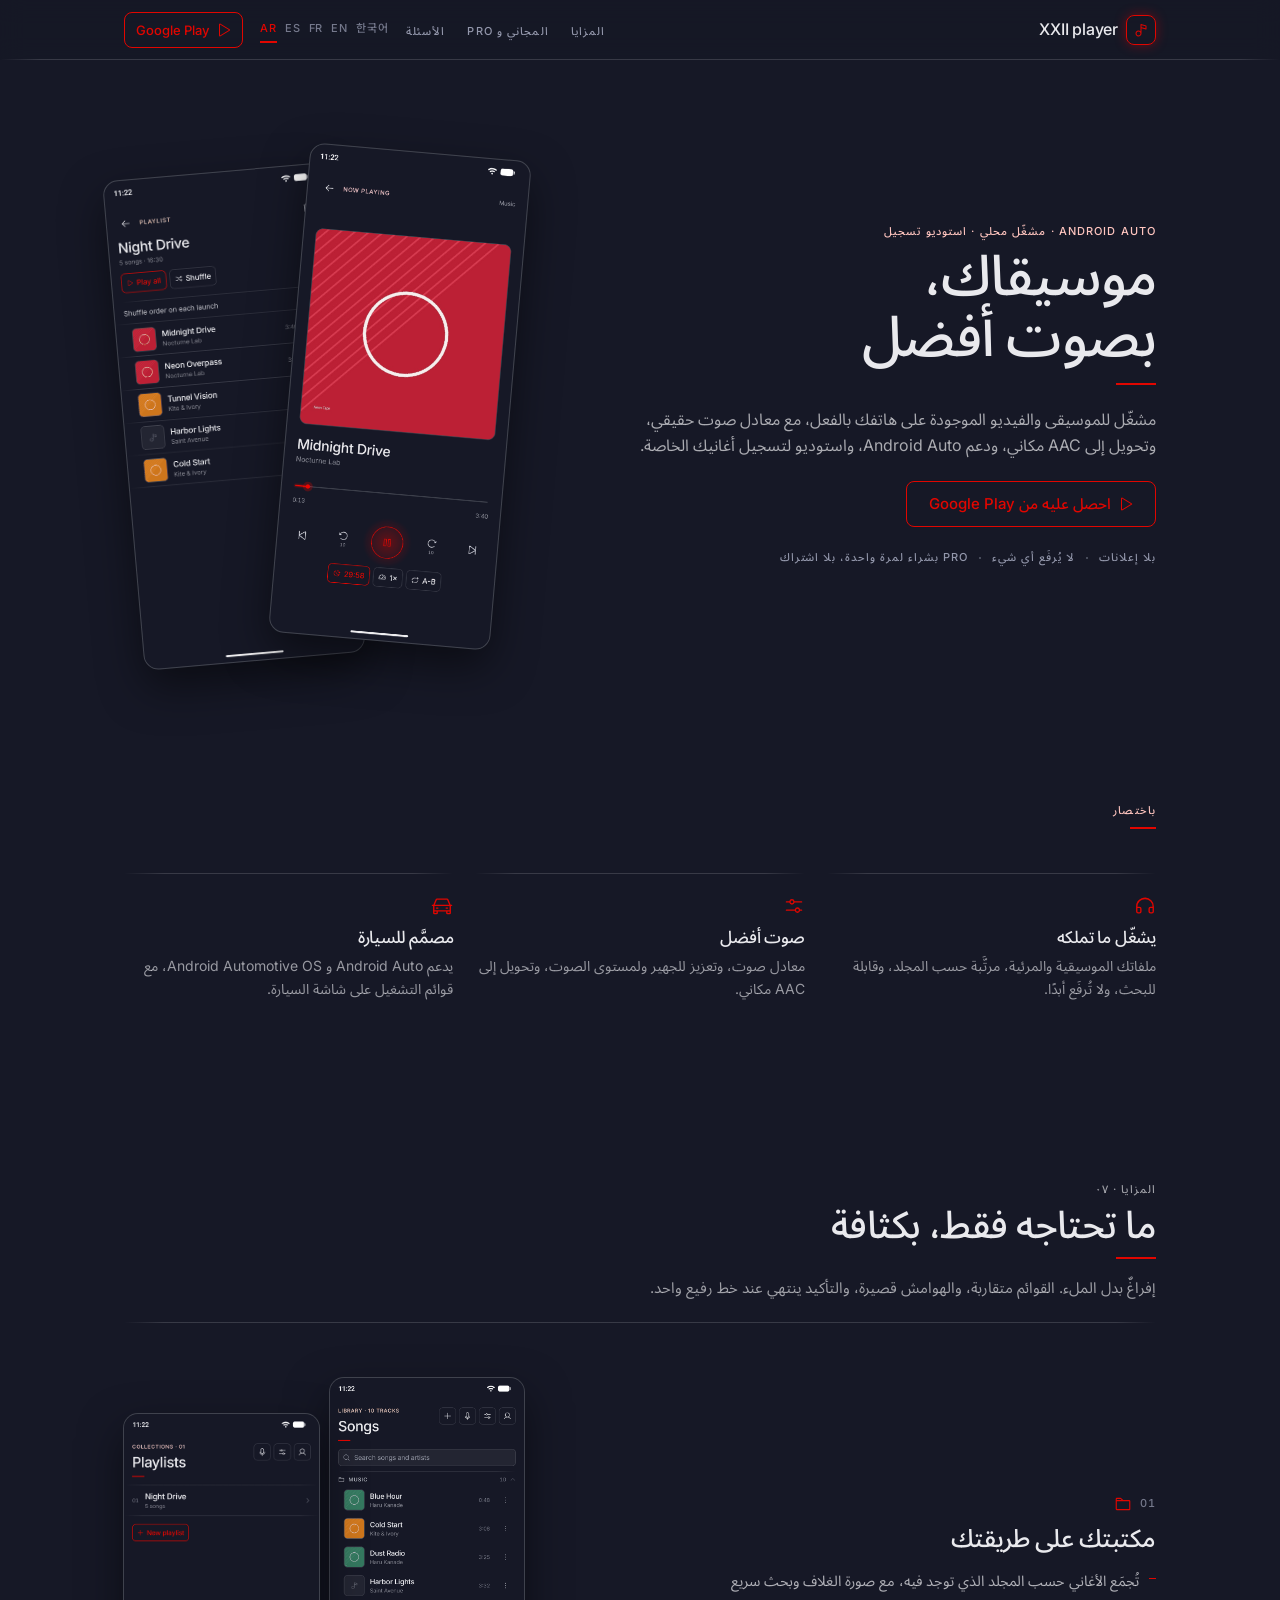
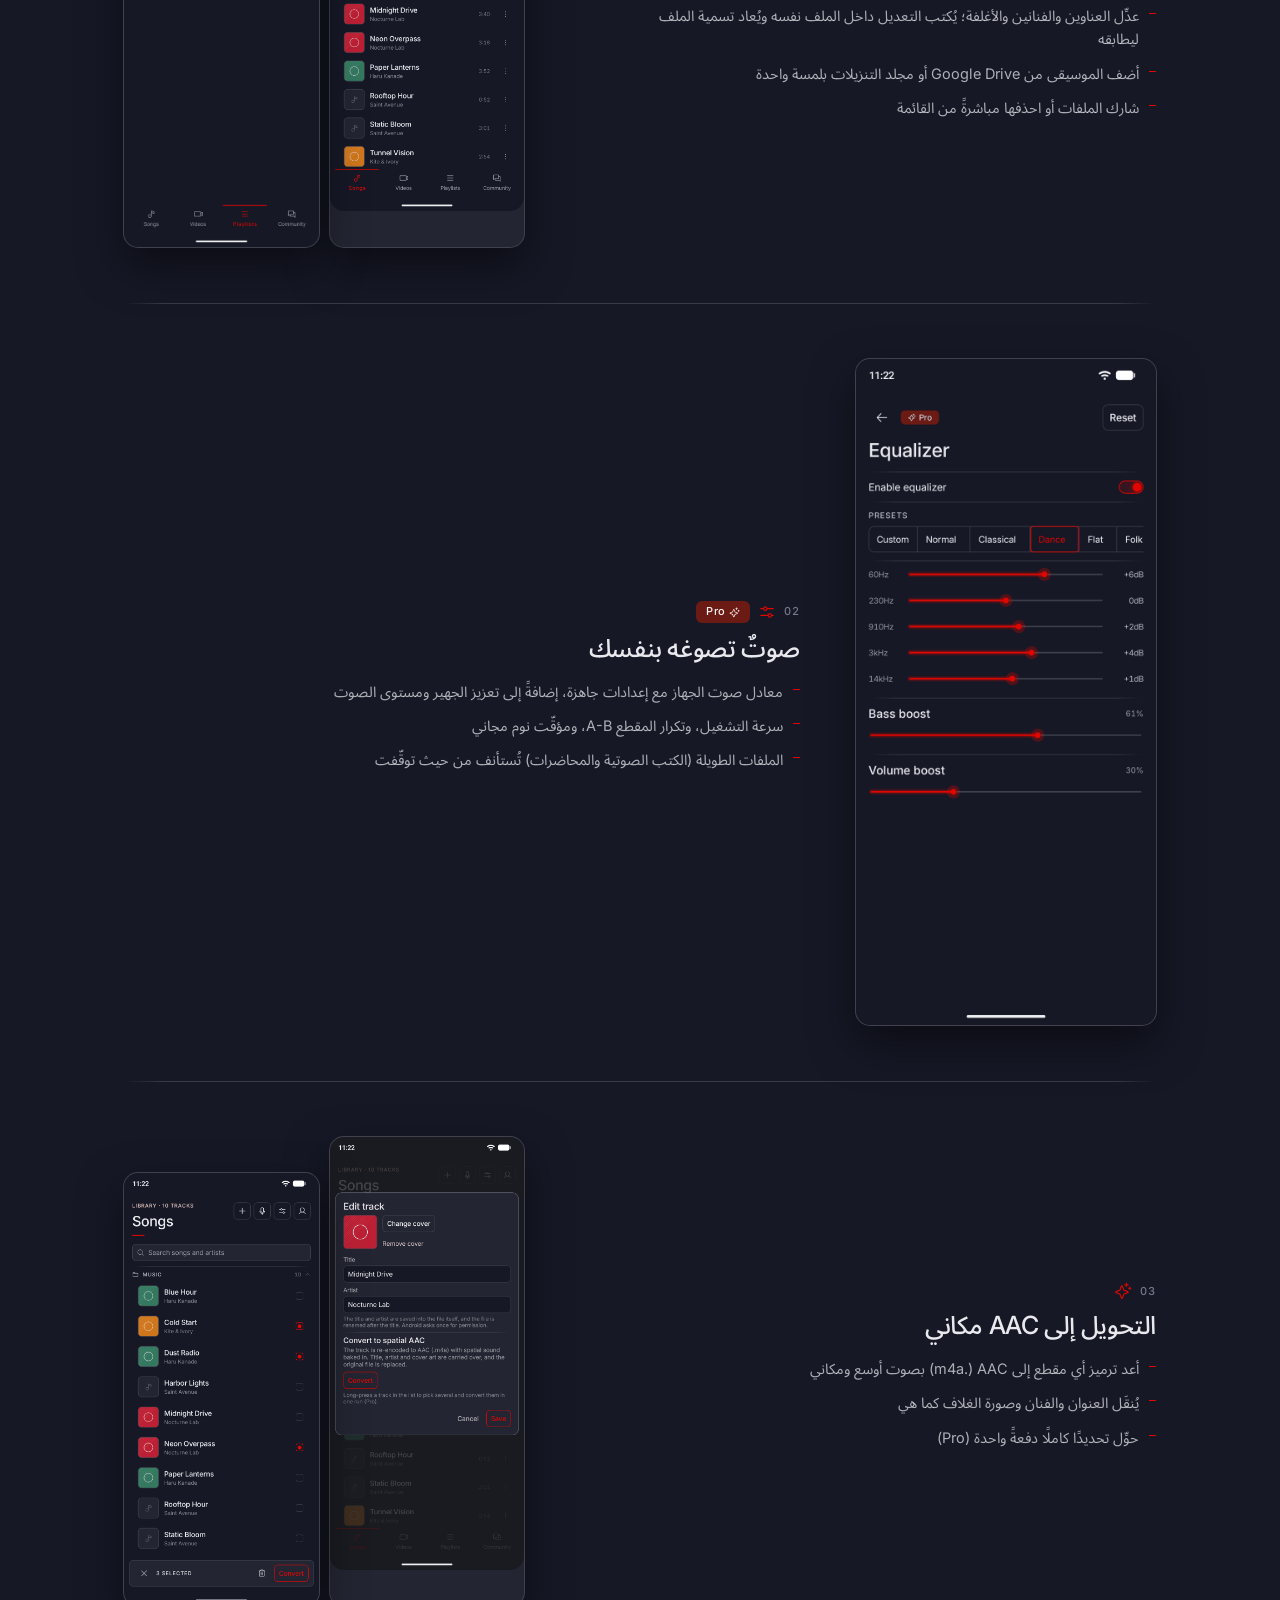
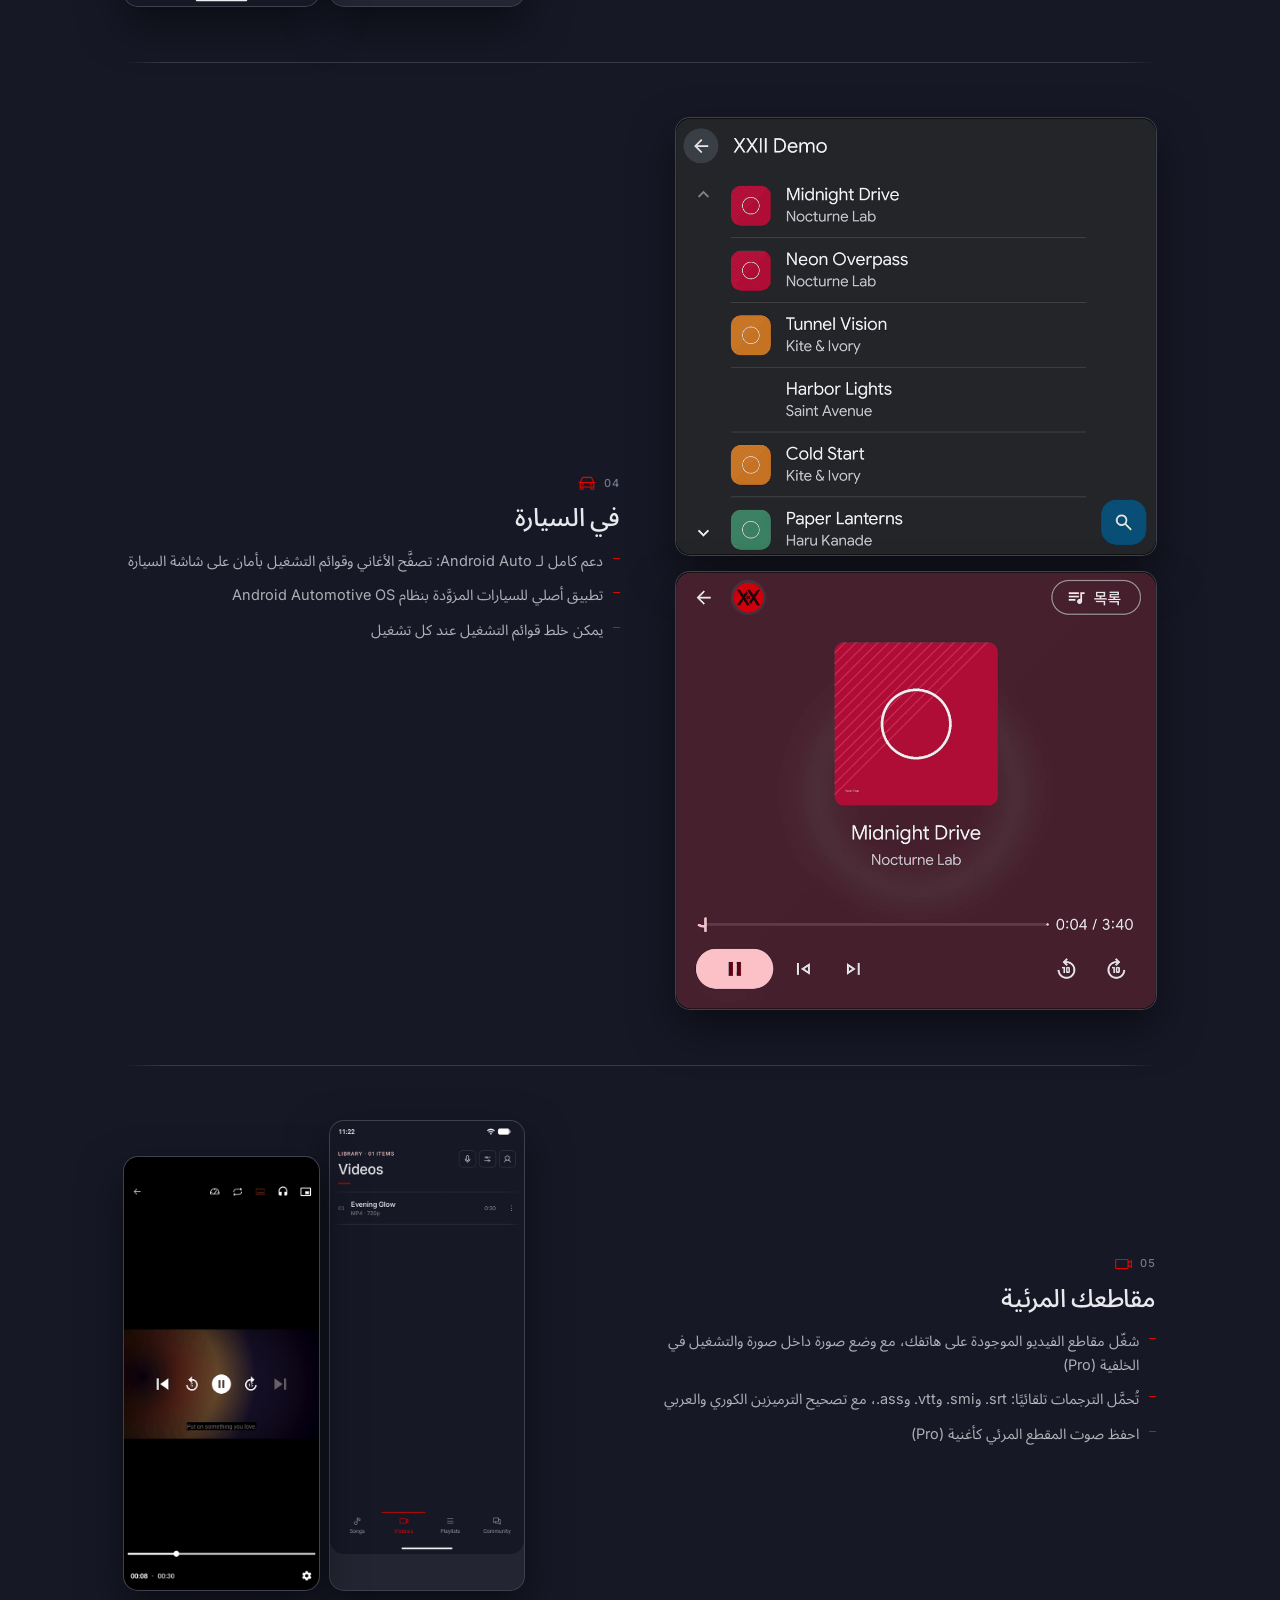
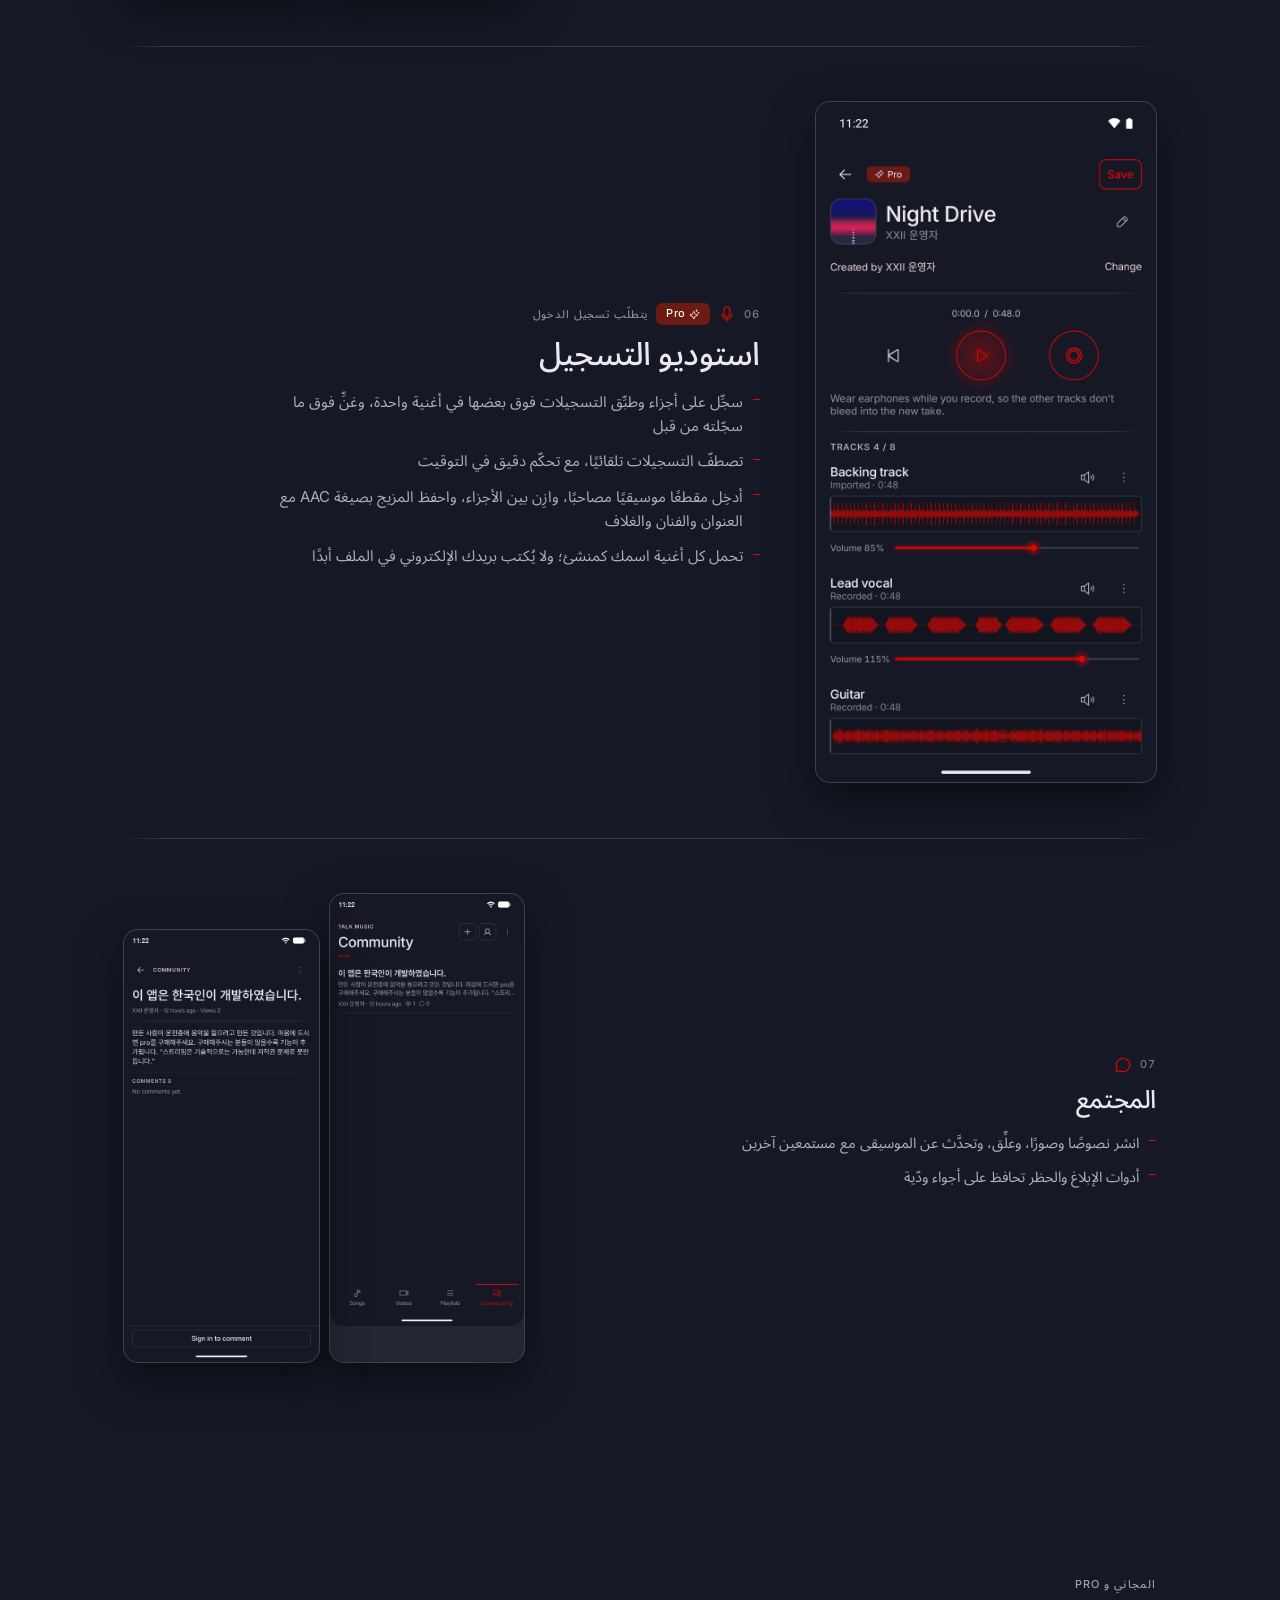
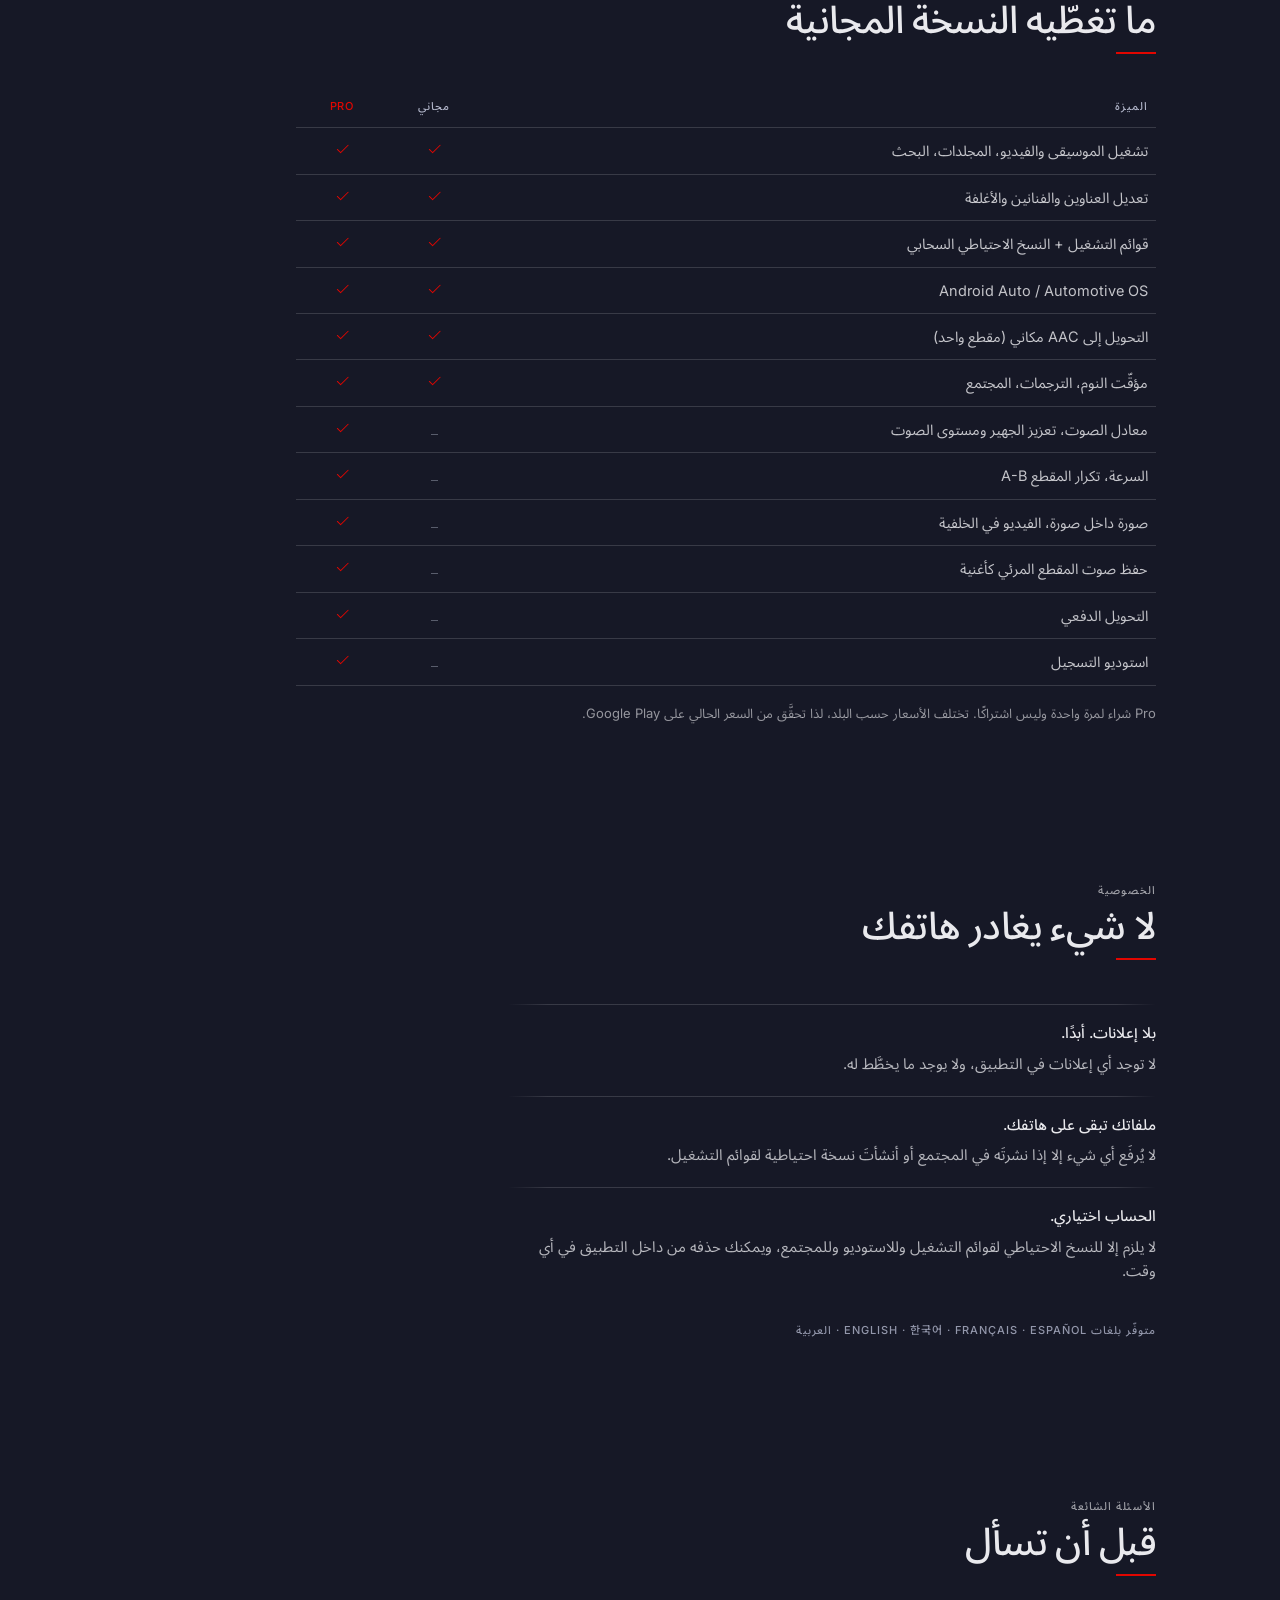
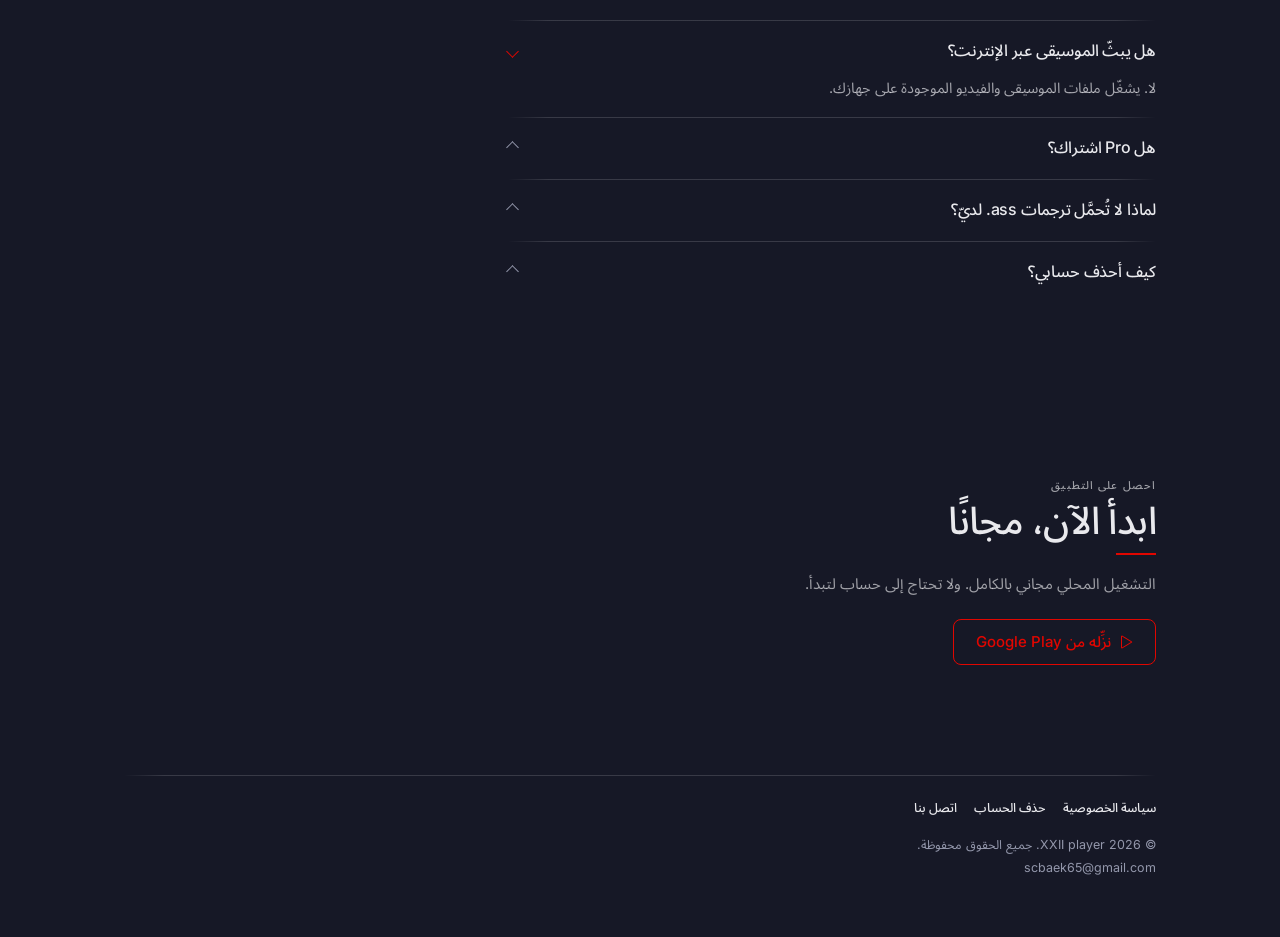
<file: ar/index.html>
<!DOCTYPE html>
<html lang="ar" dir="rtl">
<head>
<meta charset="UTF-8">
<meta name="viewport" content="width=device-width, initial-scale=1.0">
<title>XXII player — موسيقاك، بصوت أفضل</title>

<meta name="description" content="مشغّل للموسيقى والفيديو الموجودة على هاتفك بالفعل، مع معادل صوت حقيقي، وتحويل إلى AAC مكاني، ودعم Android Auto، واستوديو لتسجيل أغانيك. بلا إعلانات، ولا يُرفَع أي شيء." />
<meta name="keywords" content="XXII player, مشغل موسيقى أندرويد, مشغل موسيقى Android Auto, مشغل موسيقى محلي, مشغل بدون إنترنت, مشغل FLAC, مشغل MP3, معادل صوت, صوت مكاني, تحويل AAC, تطبيق تسجيل, مشغل فيديو بترجمة, Android Automotive" />
<meta name="author" content="XXII player" />
<meta name="robots" content="index, follow, max-image-preview:large, max-snippet:-1, max-video-preview:-1" />
<meta name="theme-color" content="#161826" />

<link rel="canonical" href="https://baseonsell.co.kr/ar/" />
<link rel="alternate" hreflang="ko" href="https://baseonsell.co.kr/" />
<link rel="alternate" hreflang="en" href="https://baseonsell.co.kr/en/" />
<link rel="alternate" hreflang="fr" href="https://baseonsell.co.kr/fr/" />
<link rel="alternate" hreflang="es" href="https://baseonsell.co.kr/es/" />
<link rel="alternate" hreflang="ar" href="https://baseonsell.co.kr/ar/" />
<link rel="alternate" hreflang="x-default" href="https://baseonsell.co.kr/" />

<!-- Open Graph -->
<meta property="og:type" content="website" />
<meta property="og:site_name" content="XXII player" />
<meta property="og:locale" content="ar_AR" />
<meta property="og:title" content="XXII player — موسيقاك، بصوت أفضل" />
<meta property="og:description" content="مشغّل للموسيقى والفيديو الموجودة على هاتفك بالفعل، مع معادل صوت حقيقي، وتحويل إلى AAC مكاني، ودعم Android Auto، واستوديو لتسجيل أغانيك. بلا إعلانات، ولا يُرفَع أي شيء." />
<meta property="og:url" content="https://baseonsell.co.kr/ar/" />
<meta property="og:image" content="https://baseonsell.co.kr/images/Frame512.png" />
<meta property="og:image:width" content="512" />
<meta property="og:image:height" content="512" />
<meta property="og:image:alt" content="XXII player" />

<!-- Twitter -->
<meta name="twitter:card" content="summary_large_image" />
<meta name="twitter:title" content="XXII player — موسيقاك، بصوت أفضل" />
<meta name="twitter:description" content="مشغّل للموسيقى والفيديو الموجودة على هاتفك بالفعل، مع معادل صوت حقيقي، وتحويل إلى AAC مكاني، ودعم Android Auto، واستوديو لتسجيل أغانيك. بلا إعلانات، ولا يُرفَع أي شيء." />
<meta name="twitter:image" content="https://baseonsell.co.kr/images/Frame512.png" />

<!-- 파비콘 -->
<link rel="icon" type="image/png" sizes="32x32" href="../images/Frame32.png" />
<link rel="icon" type="image/png" sizes="16x16" href="../images/Frame16.png" />
<link rel="apple-touch-icon" sizes="180x180" href="../images/Frame180.png" />
<link rel="manifest" href="/site.webmanifest" />

<!-- 디자인 시스템 — Nocturne (브랜드 레드 액센트) -->
<link rel="preconnect" href="https://fonts.googleapis.com" />
<link rel="preconnect" href="https://fonts.gstatic.com" crossorigin />
<link rel="stylesheet" href="https://fonts.googleapis.com/css2?family=Inter:wght@400;500&family=Noto+Sans+KR:wght@400;500&family=Noto+Sans+Arabic:wght@400;500&display=swap" />
<link rel="stylesheet" href="../css/nocturne.css" />
<link rel="stylesheet" href="../css/landing.css" />

<script type="application/ld+json">
{
  "@context": "https://schema.org",
  "@type": "SoftwareApplication",
  "name": "XXII player",
  "applicationCategory": "MusicApplication",
  "operatingSystem": "Android",
  "inLanguage": "ar",
  "description": "مشغّل للموسيقى والفيديو الموجودة على هاتفك بالفعل، مع معادل صوت حقيقي، وتحويل إلى AAC مكاني، ودعم Android Auto، واستوديو لتسجيل أغانيك. بلا إعلانات، ولا يُرفَع أي شيء.",
  "url": "https://baseonsell.co.kr/ar/",
  "image": "https://baseonsell.co.kr/images/Frame512.png",
  "downloadUrl": "https://play.google.com/store/apps/details?id=com.media.xxiiplayer",
  "offers": {
    "@type": "Offer",
    "price": "0",
    "priceCurrency": "USD"
  },
  "aggregateRating": {
    "@type": "AggregateRating",
    "ratingValue": "4.0",
    "ratingCount": "2000"
  },
  "author": {
    "@type": "Organization",
    "name": "XXII player"
  }
}
</script>

<script type="application/ld+json">
{
  "@context": "https://schema.org",
  "@type": "FAQPage",
  "inLanguage": "ar",
  "mainEntity": [
    {
      "@type": "Question",
      "name": "هل يبثّ الموسيقى عبر الإنترنت؟",
      "acceptedAnswer": {
        "@type": "Answer",
        "text": "لا. يشغّل ملفات الموسيقى والفيديو الموجودة على جهازك."
      }
    },
    {
      "@type": "Question",
      "name": "هل Pro اشتراك؟",
      "acceptedAnswer": {
        "@type": "Answer",
        "text": "لا، هو شراء لمرة واحدة."
      }
    },
    {
      "@type": "Question",
      "name": "لماذا لا تُحمَّل ترجمات ‎.ass‎ لديّ؟",
      "acceptedAnswer": {
        "@type": "Answer",
        "text": "يُخفيها نظام أندرويد عن التطبيقات. اربط المجلد مرةً واحدة من قائمة الترجمات."
      }
    },
    {
      "@type": "Question",
      "name": "كيف أحذف حسابي؟",
      "acceptedAnswer": {
        "@type": "Answer",
        "text": "من داخل التطبيق: الحساب ← حذف الحساب، أو اتبع التعليمات في صفحة حذف الحساب والبيانات."
      }
    }
  ]
}
</script>
</head>
<body>

<a class="skip-link" href="#main">تخطّي إلى المحتوى</a>

<!-- ============================ 상단 바 ============================ -->
<nav class="topbar">
  <div class="topbar-inner">
    <a class="brand" href="../">
      <span class="brand-mark"><svg viewBox="0 0 256 256" fill="currentColor" aria-hidden="true"><path d="M210.3,56.34l-80-24A8,8,0,0,0,120,40V148.26A48,48,0,1,0,136,184V98.75l69.7,20.91A8,8,0,0,0,216,112V64A8,8,0,0,0,210.3,56.34ZM88,216a32,32,0,1,1,32-32A32,32,0,0,1,88,216Zm112-114.75L136,82.05V50.75l64,19.2Z"/></svg></span>
      <span class="brand-name">XXII player</span>
    </a>

    <ul class="topbar-nav">
      <li><a href="#features">المزايا</a></li>
      <li><a href="#plans">المجاني و Pro</a></li>
      <li><a href="#faq">الأسئلة</a></li>
    </ul>

    <div class="lang-switch" role="group" aria-label="اللغة">
        <a href="../" hreflang="ko" lang="ko">한국어</a>
        <a href="../en/" hreflang="en" lang="en">EN</a>
        <a href="../fr/" hreflang="fr" lang="fr">FR</a>
        <a href="../es/" hreflang="es" lang="es">ES</a>
        <a href="../ar/" hreflang="ar" lang="ar" aria-current="true">AR</a>
    </div>

    <a class="btn btn-accent" href="https://play.google.com/store/apps/details?id=com.media.xxiiplayer"><svg viewBox="0 0 256 256" fill="currentColor" aria-hidden="true"><path d="M232.4,114.49,88.32,26.35a16,16,0,0,0-16.2-.3A15.86,15.86,0,0,0,64,39.87V216.13A15.94,15.94,0,0,0,80,232a16.07,16.07,0,0,0,8.36-2.35L232.4,141.51a15.81,15.81,0,0,0,0-27ZM80,215.94V40l143.83,88Z"/></svg>Google Play</a>
  </div>
</nav>

<main id="main">

<!-- ============================ 히어로 ============================ -->
<section class="hero">
  <div class="hero-copy">
    <p class="kicker">Android Auto · مشغّل محلي · استوديو تسجيل</p>
    <h1>موسيقاك،<br>بصوت أفضل</h1>
    <hr class="mark mark-lg">
    <p class="hero-lead">مشغّل للموسيقى والفيديو الموجودة على هاتفك بالفعل، مع معادل صوت حقيقي، وتحويل إلى AAC مكاني، ودعم Android Auto، واستوديو لتسجيل أغانيك الخاصة.</p>

    <div class="hero-actions">
      <a class="btn btn-accent btn-lg" href="https://play.google.com/store/apps/details?id=com.media.xxiiplayer"><svg viewBox="0 0 256 256" fill="currentColor" aria-hidden="true"><path d="M232.4,114.49,88.32,26.35a16,16,0,0,0-16.2-.3A15.86,15.86,0,0,0,64,39.87V216.13A15.94,15.94,0,0,0,80,232a16.07,16.07,0,0,0,8.36-2.35L232.4,141.51a15.81,15.81,0,0,0,0-27ZM80,215.94V40l143.83,88Z"/></svg>احصل عليه من Google Play</a>
    </div>

    <p class="hero-trust">
        <span>بلا إعلانات</span>
        <span class="dot"></span>
        <span>لا يُرفَع أي شيء</span>
        <span class="dot"></span>
        <span>Pro بشراء لمرة واحدة، بلا اشتراك</span>
    </p>
  </div>

  <div class="hero-shots">
    <figure class="shot">
          <img src="../images/shots/02_now_playing.png" alt="XXII player" width="720" height="1600" decoding="async"
               onload="this.closest('.shot').classList.add('is-loaded')">
          <figcaption class="shot-note" style="aspect-ratio:720/1600"><svg viewBox="0 0 256 256" fill="currentColor" aria-hidden="true"><path d="M216,40H40A16,16,0,0,0,24,56V200a16,16,0,0,0,16,16H216a16,16,0,0,0,16-16V56A16,16,0,0,0,216,40Zm0,16V158.75l-26.07-26.06a16,16,0,0,0-22.63,0l-20,20-44-44a16,16,0,0,0-22.62,0L40,149.37V56ZM40,172l52-52,80,80H40Zm176,28H194.63l-36-36,20-20L216,181.31V200Zm-72-92a12,12,0,1,1,12,12A12,12,0,0,1,144,108Z"/></svg><span>لقطة الشاشة قيد الإعداد</span><code>images/shots/02_now_playing.png</code></figcaption>
        </figure>
    <figure class="shot">
          <img src="../images/shots/04b_playlist_detail.png" alt="XXII player" width="480" height="1067" decoding="async"
               onload="this.closest('.shot').classList.add('is-loaded')">
          <figcaption class="shot-note" style="aspect-ratio:480/1067"><svg viewBox="0 0 256 256" fill="currentColor" aria-hidden="true"><path d="M216,40H40A16,16,0,0,0,24,56V200a16,16,0,0,0,16,16H216a16,16,0,0,0,16-16V56A16,16,0,0,0,216,40Zm0,16V158.75l-26.07-26.06a16,16,0,0,0-22.63,0l-20,20-44-44a16,16,0,0,0-22.62,0L40,149.37V56ZM40,172l52-52,80,80H40Zm176,28H194.63l-36-36,20-20L216,181.31V200Zm-72-92a12,12,0,1,1,12,12A12,12,0,0,1,144,108Z"/></svg><span>لقطة الشاشة قيد الإعداد</span><code>images/shots/04b_playlist_detail.png</code></figcaption>
        </figure>
  </div>
</section>

<!-- ============================ 핵심 가치 ============================ -->
<section class="section">
  <p class="kicker">باختصار</p>
  <hr class="mark">
  <div class="values" style="margin-top:44px">
      <article class="value">
        <div class="value-icon"><svg viewBox="0 0 256 256" fill="currentColor" aria-hidden="true"><path d="M201.89,62.11A104,104,0,0,0,24,136v56a24,24,0,0,0,24,24H64a24,24,0,0,0,24-24V160a24,24,0,0,0-24-24H40.36A88,88,0,0,1,128,48h.67a88,88,0,0,1,87,88H192a24,24,0,0,0-24,24v32a24,24,0,0,0,24,24h16a24,24,0,0,0,24-24V136A103.32,103.32,0,0,0,201.89,62.11ZM64,152a8,8,0,0,1,8,8v32a8,8,0,0,1-8,8H48a8,8,0,0,1-8-8V152Zm152,40a8,8,0,0,1-8,8H192a8,8,0,0,1-8-8V160a8,8,0,0,1,8-8h24Z"/></svg></div>
        <h3>يشغّل ما تملكه</h3>
        <p>ملفاتك الموسيقية والمرئية، مرتَّبة حسب المجلد، وقابلة للبحث، ولا تُرفَع أبدًا.</p>
      </article>
      <article class="value">
        <div class="value-icon"><svg viewBox="0 0 256 256" fill="currentColor" aria-hidden="true"><path d="M40,88H73a32,32,0,0,0,62,0h81a8,8,0,0,0,0-16H135a32,32,0,0,0-62,0H40a8,8,0,0,0,0,16Zm64-24a16,16,0,1,1-16,16A16,16,0,0,1,104,64ZM216,168H199a32,32,0,0,0-62,0H40a8,8,0,0,0,0,16h97a32,32,0,0,0,62,0h17a8,8,0,0,0,0-16Zm-48,24a16,16,0,1,1,16-16A16,16,0,0,1,168,192Z"/></svg></div>
        <h3>صوت أفضل</h3>
        <p>معادل صوت، وتعزيز للجهير ولمستوى الصوت، وتحويل إلى AAC مكاني.</p>
      </article>
      <article class="value">
        <div class="value-icon"><svg viewBox="0 0 256 256" fill="currentColor" aria-hidden="true"><path d="M240,112H229.2L201.42,49.5A16,16,0,0,0,186.8,40H69.2a16,16,0,0,0-14.62,9.5L26.8,112H16a8,8,0,0,0,0,16h8v80a16,16,0,0,0,16,16H64a16,16,0,0,0,16-16V192h96v16a16,16,0,0,0,16,16h24a16,16,0,0,0,16-16V128h8a8,8,0,0,0,0-16ZM69.2,56H186.8l24.89,56H44.31ZM64,208H40V192H64Zm128,0V192h24v16Zm24-32H40V128H216ZM56,152a8,8,0,0,1,8-8H80a8,8,0,0,1,0,16H64A8,8,0,0,1,56,152Zm112,0a8,8,0,0,1,8-8h16a8,8,0,0,1,0,16H176A8,8,0,0,1,168,152Z"/></svg></div>
        <h3>مصمَّم للسيارة</h3>
        <p>يدعم Android Auto و Android Automotive OS، مع قوائم التشغيل على شاشة السيارة.</p>
      </article>
  </div>
</section>

<!-- ============================ 기능 상세 ============================ -->
<section class="section" id="features">
  <div class="section-head">
    <p class="kicker">المزايا · ٠٧</p>
    <h2>ما تحتاجه فقط، بكثافة</h2>
    <hr class="mark mark-lg">
    <p>إفراغٌ بدل الملء. القوائم متقاربة، والهوامش قصيرة، والتأكيد ينتهي عند خط رفيع واحد.</p>
  </div>

  <div class="feats">
    <article class="feat feat-pair">
      <div class="feat-copy">
        <div class="feat-head">
          <span class="feat-num">01</span>
          <span class="feat-icon"><svg viewBox="0 0 256 256" fill="currentColor" aria-hidden="true"><path d="M216,72H131.31L104,44.69A15.86,15.86,0,0,0,92.69,40H40A16,16,0,0,0,24,56V200.62A15.4,15.4,0,0,0,39.38,216H216.89A15.13,15.13,0,0,0,232,200.89V88A16,16,0,0,0,216,72ZM40,56H92.69l16,16H40ZM216,200H40V88H216Z"/></svg></span>
          
        </div>
        <h3>مكتبتك على طريقتك</h3>
        <ul class="feat-list">
          <li>تُجمَع الأغاني حسب المجلد الذي توجد فيه، مع صورة الغلاف وبحث سريع</li>
          <li>عدِّل العناوين والفنانين والأغلفة؛ يُكتب التعديل داخل الملف نفسه ويُعاد تسمية الملف ليطابقه</li>
          <li>أضف الموسيقى من Google Drive أو مجلد التنزيلات بلمسة واحدة</li>
          <li>شارك الملفات أو احذفها مباشرةً من القائمة</li>
        </ul>
      </div>
      <div class="feat-media is-pair">
        <figure class="shot">
          <img src="../images/shots/01_songs.png" alt="مكتبتك على طريقتك — XXII player" width="720" height="1600" loading="lazy" decoding="async"
               onload="this.closest('.shot').classList.add('is-loaded')">
          <figcaption class="shot-note" style="aspect-ratio:720/1600"><svg viewBox="0 0 256 256" fill="currentColor" aria-hidden="true"><path d="M216,40H40A16,16,0,0,0,24,56V200a16,16,0,0,0,16,16H216a16,16,0,0,0,16-16V56A16,16,0,0,0,216,40Zm0,16V158.75l-26.07-26.06a16,16,0,0,0-22.63,0l-20,20-44-44a16,16,0,0,0-22.62,0L40,149.37V56ZM40,172l52-52,80,80H40Zm176,28H194.63l-36-36,20-20L216,181.31V200Zm-72-92a12,12,0,1,1,12,12A12,12,0,0,1,144,108Z"/></svg><span>لقطة الشاشة قيد الإعداد</span><code>images/shots/01_songs.png</code></figcaption>
        </figure>
        <figure class="shot">
          <img src="../images/shots/04a_playlists.png" alt="مكتبتك على طريقتك — XXII player" width="480" height="1067" loading="lazy" decoding="async"
               onload="this.closest('.shot').classList.add('is-loaded')">
          <figcaption class="shot-note" style="aspect-ratio:480/1067"><svg viewBox="0 0 256 256" fill="currentColor" aria-hidden="true"><path d="M216,40H40A16,16,0,0,0,24,56V200a16,16,0,0,0,16,16H216a16,16,0,0,0,16-16V56A16,16,0,0,0,216,40Zm0,16V158.75l-26.07-26.06a16,16,0,0,0-22.63,0l-20,20-44-44a16,16,0,0,0-22.62,0L40,149.37V56ZM40,172l52-52,80,80H40Zm176,28H194.63l-36-36,20-20L216,181.31V200Zm-72-92a12,12,0,1,1,12,12A12,12,0,0,1,144,108Z"/></svg><span>لقطة الشاشة قيد الإعداد</span><code>images/shots/04a_playlists.png</code></figcaption>
        </figure>
      </div>
    </article>
    <article class="feat">
      <div class="feat-copy">
        <div class="feat-head">
          <span class="feat-num">02</span>
          <span class="feat-icon"><svg viewBox="0 0 256 256" fill="currentColor" aria-hidden="true"><path d="M40,88H73a32,32,0,0,0,62,0h81a8,8,0,0,0,0-16H135a32,32,0,0,0-62,0H40a8,8,0,0,0,0,16Zm64-24a16,16,0,1,1-16,16A16,16,0,0,1,104,64ZM216,168H199a32,32,0,0,0-62,0H40a8,8,0,0,0,0,16h97a32,32,0,0,0,62,0h17a8,8,0,0,0,0-16Zm-48,24a16,16,0,1,1,16-16A16,16,0,0,1,168,192Z"/></svg></span>
          <span class="tag"><svg viewBox="0 0 256 256" fill="currentColor" aria-hidden="true"><path d="M197.58,129.06,146,110l-19-51.62a15.92,15.92,0,0,0-29.88,0L78,110l-51.62,19a15.92,15.92,0,0,0,0,29.88L78,178l19,51.62a15.92,15.92,0,0,0,29.88,0L146,178l51.62-19a15.92,15.92,0,0,0,0-29.88ZM137,164.22a8,8,0,0,0-4.74,4.74L112,223.85,91.78,169A8,8,0,0,0,87,164.22L32.15,144,87,123.78A8,8,0,0,0,91.78,119L112,64.15,132.22,119a8,8,0,0,0,4.74,4.74L191.85,144ZM144,40a8,8,0,0,1,8-8h16V16a8,8,0,0,1,16,0V32h16a8,8,0,0,1,0,16H184V64a8,8,0,0,1-16,0V48H152A8,8,0,0,1,144,40ZM248,88a8,8,0,0,1-8,8h-8v8a8,8,0,0,1-16,0V96h-8a8,8,0,0,1,0-16h8V72a8,8,0,0,1,16,0v8h8A8,8,0,0,1,248,88Z"/></svg>Pro</span>
        </div>
        <h3>صوتٌ تصوغه بنفسك</h3>
        <ul class="feat-list">
          <li>معادل صوت الجهاز مع إعدادات جاهزة، إضافةً إلى تعزيز الجهير ومستوى الصوت</li>
          <li>سرعة التشغيل، وتكرار المقطع A-B، ومؤقّت نوم مجاني</li>
          <li>الملفات الطويلة (الكتب الصوتية والمحاضرات) تُستأنف من حيث توقّفت</li>
        </ul>
      </div>
      <div class="feat-media">
        <figure class="shot">
          <img src="../images/shots/03_equalizer.png" alt="صوتٌ تصوغه بنفسك — XXII player" width="720" height="1600" loading="lazy" decoding="async"
               onload="this.closest('.shot').classList.add('is-loaded')">
          <figcaption class="shot-note" style="aspect-ratio:720/1600"><svg viewBox="0 0 256 256" fill="currentColor" aria-hidden="true"><path d="M216,40H40A16,16,0,0,0,24,56V200a16,16,0,0,0,16,16H216a16,16,0,0,0,16-16V56A16,16,0,0,0,216,40Zm0,16V158.75l-26.07-26.06a16,16,0,0,0-22.63,0l-20,20-44-44a16,16,0,0,0-22.62,0L40,149.37V56ZM40,172l52-52,80,80H40Zm176,28H194.63l-36-36,20-20L216,181.31V200Zm-72-92a12,12,0,1,1,12,12A12,12,0,0,1,144,108Z"/></svg><span>لقطة الشاشة قيد الإعداد</span><code>images/shots/03_equalizer.png</code></figcaption>
        </figure>
      </div>
    </article>
    <article class="feat feat-pair">
      <div class="feat-copy">
        <div class="feat-head">
          <span class="feat-num">03</span>
          <span class="feat-icon"><svg viewBox="0 0 256 256" fill="currentColor" aria-hidden="true"><path d="M197.58,129.06,146,110l-19-51.62a15.92,15.92,0,0,0-29.88,0L78,110l-51.62,19a15.92,15.92,0,0,0,0,29.88L78,178l19,51.62a15.92,15.92,0,0,0,29.88,0L146,178l51.62-19a15.92,15.92,0,0,0,0-29.88ZM137,164.22a8,8,0,0,0-4.74,4.74L112,223.85,91.78,169A8,8,0,0,0,87,164.22L32.15,144,87,123.78A8,8,0,0,0,91.78,119L112,64.15,132.22,119a8,8,0,0,0,4.74,4.74L191.85,144ZM144,40a8,8,0,0,1,8-8h16V16a8,8,0,0,1,16,0V32h16a8,8,0,0,1,0,16H184V64a8,8,0,0,1-16,0V48H152A8,8,0,0,1,144,40ZM248,88a8,8,0,0,1-8,8h-8v8a8,8,0,0,1-16,0V96h-8a8,8,0,0,1,0-16h8V72a8,8,0,0,1,16,0v8h8A8,8,0,0,1,248,88Z"/></svg></span>
          
        </div>
        <h3>التحويل إلى AAC مكاني</h3>
        <ul class="feat-list">
          <li>أعد ترميز أي مقطع إلى AAC‏ (.m4a) بصوت أوسع ومكاني</li>
          <li>يُنقَل العنوان والفنان وصورة الغلاف كما هي</li>
          <li>حوِّل تحديدًا كاملًا دفعةً واحدة (Pro)</li>
        </ul>
      </div>
      <div class="feat-media is-pair">
        <figure class="shot">
          <img src="../images/shots/05_edit_aac.png" alt="التحويل إلى AAC مكاني — XXII player" width="720" height="1600" loading="lazy" decoding="async"
               onload="this.closest('.shot').classList.add('is-loaded')">
          <figcaption class="shot-note" style="aspect-ratio:720/1600"><svg viewBox="0 0 256 256" fill="currentColor" aria-hidden="true"><path d="M216,40H40A16,16,0,0,0,24,56V200a16,16,0,0,0,16,16H216a16,16,0,0,0,16-16V56A16,16,0,0,0,216,40Zm0,16V158.75l-26.07-26.06a16,16,0,0,0-22.63,0l-20,20-44-44a16,16,0,0,0-22.62,0L40,149.37V56ZM40,172l52-52,80,80H40Zm176,28H194.63l-36-36,20-20L216,181.31V200Zm-72-92a12,12,0,1,1,12,12A12,12,0,0,1,144,108Z"/></svg><span>لقطة الشاشة قيد الإعداد</span><code>images/shots/05_edit_aac.png</code></figcaption>
        </figure>
        <figure class="shot">
          <img src="../images/shots/06_multi_select.png" alt="التحويل إلى AAC مكاني — XXII player" width="720" height="1600" loading="lazy" decoding="async"
               onload="this.closest('.shot').classList.add('is-loaded')">
          <figcaption class="shot-note" style="aspect-ratio:720/1600"><svg viewBox="0 0 256 256" fill="currentColor" aria-hidden="true"><path d="M216,40H40A16,16,0,0,0,24,56V200a16,16,0,0,0,16,16H216a16,16,0,0,0,16-16V56A16,16,0,0,0,216,40Zm0,16V158.75l-26.07-26.06a16,16,0,0,0-22.63,0l-20,20-44-44a16,16,0,0,0-22.62,0L40,149.37V56ZM40,172l52-52,80,80H40Zm176,28H194.63l-36-36,20-20L216,181.31V200Zm-72-92a12,12,0,1,1,12,12A12,12,0,0,1,144,108Z"/></svg><span>لقطة الشاشة قيد الإعداد</span><code>images/shots/06_multi_select.png</code></figcaption>
        </figure>
      </div>
    </article>
    <article class="feat feat-wide">
      <div class="feat-copy">
        <div class="feat-head">
          <span class="feat-num">04</span>
          <span class="feat-icon"><svg viewBox="0 0 256 256" fill="currentColor" aria-hidden="true"><path d="M240,112H229.2L201.42,49.5A16,16,0,0,0,186.8,40H69.2a16,16,0,0,0-14.62,9.5L26.8,112H16a8,8,0,0,0,0,16h8v80a16,16,0,0,0,16,16H64a16,16,0,0,0,16-16V192h96v16a16,16,0,0,0,16,16h24a16,16,0,0,0,16-16V128h8a8,8,0,0,0,0-16ZM69.2,56H186.8l24.89,56H44.31ZM64,208H40V192H64Zm128,0V192h24v16Zm24-32H40V128H216ZM56,152a8,8,0,0,1,8-8H80a8,8,0,0,1,0,16H64A8,8,0,0,1,56,152Zm112,0a8,8,0,0,1,8-8h16a8,8,0,0,1,0,16H176A8,8,0,0,1,168,152Z"/></svg></span>
          
        </div>
        <h3>في السيارة</h3>
        <ul class="feat-list">
          <li>دعم كامل لـ Android Auto: تصفَّح الأغاني وقوائم التشغيل بأمان على شاشة السيارة</li>
          <li>تطبيق أصلي للسيارات المزوَّدة بنظام Android Automotive OS</li>
          <li>يمكن خلط قوائم التشغيل عند كل تشغيل</li>
        </ul>
      </div>
      <div class="feat-media is-stack">
        <figure class="shot">
          <img src="../images/shots/13_android_auto_playlist.png" alt="في السيارة — XXII player" width="900" height="820" loading="lazy" decoding="async"
               onload="this.closest('.shot').classList.add('is-loaded')">
          <figcaption class="shot-note" style="aspect-ratio:900/820"><svg viewBox="0 0 256 256" fill="currentColor" aria-hidden="true"><path d="M216,40H40A16,16,0,0,0,24,56V200a16,16,0,0,0,16,16H216a16,16,0,0,0,16-16V56A16,16,0,0,0,216,40Zm0,16V158.75l-26.07-26.06a16,16,0,0,0-22.63,0l-20,20-44-44a16,16,0,0,0-22.62,0L40,149.37V56ZM40,172l52-52,80,80H40Zm176,28H194.63l-36-36,20-20L216,181.31V200Zm-72-92a12,12,0,1,1,12,12A12,12,0,0,1,144,108Z"/></svg><span>لقطة الشاشة قيد الإعداد</span><code>images/shots/13_android_auto_playlist.png</code></figcaption>
        </figure>
        <figure class="shot">
          <img src="../images/shots/14_android_auto_now_playing.png" alt="في السيارة — XXII player" width="900" height="820" loading="lazy" decoding="async"
               onload="this.closest('.shot').classList.add('is-loaded')">
          <figcaption class="shot-note" style="aspect-ratio:900/820"><svg viewBox="0 0 256 256" fill="currentColor" aria-hidden="true"><path d="M216,40H40A16,16,0,0,0,24,56V200a16,16,0,0,0,16,16H216a16,16,0,0,0,16-16V56A16,16,0,0,0,216,40Zm0,16V158.75l-26.07-26.06a16,16,0,0,0-22.63,0l-20,20-44-44a16,16,0,0,0-22.62,0L40,149.37V56ZM40,172l52-52,80,80H40Zm176,28H194.63l-36-36,20-20L216,181.31V200Zm-72-92a12,12,0,1,1,12,12A12,12,0,0,1,144,108Z"/></svg><span>لقطة الشاشة قيد الإعداد</span><code>images/shots/14_android_auto_now_playing.png</code></figcaption>
        </figure>
      </div>
    </article>
    <article class="feat feat-pair">
      <div class="feat-copy">
        <div class="feat-head">
          <span class="feat-num">05</span>
          <span class="feat-icon"><svg viewBox="0 0 256 256" fill="currentColor" aria-hidden="true"><path d="M251.77,73a8,8,0,0,0-8.21.39L208,97.05V72a16,16,0,0,0-16-16H32A16,16,0,0,0,16,72V184a16,16,0,0,0,16,16H192a16,16,0,0,0,16-16V159l35.56,23.71A8,8,0,0,0,248,184a8,8,0,0,0,8-8V80A8,8,0,0,0,251.77,73ZM192,184H32V72H192V184Zm48-22.95-32-21.33V116.28L240,95Z"/></svg></span>
          
        </div>
        <h3>مقاطعك المرئية</h3>
        <ul class="feat-list">
          <li>شغّل مقاطع الفيديو الموجودة على هاتفك، مع وضع صورة داخل صورة والتشغيل في الخلفية (Pro)</li>
          <li>تُحمَّل الترجمات تلقائيًا: ‎.srt‎ و‎.smi‎ و‎.vtt‎ و‎.ass‎، مع تصحيح الترميزين الكوري والعربي</li>
          <li>احفظ صوت المقطع المرئي كأغنية (Pro)</li>
        </ul>
      </div>
      <div class="feat-media is-pair">
        <figure class="shot">
          <img src="../images/shots/08_videos.png" alt="مقاطعك المرئية — XXII player" width="480" height="1067" loading="lazy" decoding="async"
               onload="this.closest('.shot').classList.add('is-loaded')">
          <figcaption class="shot-note" style="aspect-ratio:480/1067"><svg viewBox="0 0 256 256" fill="currentColor" aria-hidden="true"><path d="M216,40H40A16,16,0,0,0,24,56V200a16,16,0,0,0,16,16H216a16,16,0,0,0,16-16V56A16,16,0,0,0,216,40Zm0,16V158.75l-26.07-26.06a16,16,0,0,0-22.63,0l-20,20-44-44a16,16,0,0,0-22.62,0L40,149.37V56ZM40,172l52-52,80,80H40Zm176,28H194.63l-36-36,20-20L216,181.31V200Zm-72-92a12,12,0,1,1,12,12A12,12,0,0,1,144,108Z"/></svg><span>لقطة الشاشة قيد الإعداد</span><code>images/shots/08_videos.png</code></figcaption>
        </figure>
        <figure class="shot">
          <img src="../images/shots/09_video_player.png" alt="مقاطعك المرئية — XXII player" width="480" height="1067" loading="lazy" decoding="async"
               onload="this.closest('.shot').classList.add('is-loaded')">
          <figcaption class="shot-note" style="aspect-ratio:480/1067"><svg viewBox="0 0 256 256" fill="currentColor" aria-hidden="true"><path d="M216,40H40A16,16,0,0,0,24,56V200a16,16,0,0,0,16,16H216a16,16,0,0,0,16-16V56A16,16,0,0,0,216,40Zm0,16V158.75l-26.07-26.06a16,16,0,0,0-22.63,0l-20,20-44-44a16,16,0,0,0-22.62,0L40,149.37V56ZM40,172l52-52,80,80H40Zm176,28H194.63l-36-36,20-20L216,181.31V200Zm-72-92a12,12,0,1,1,12,12A12,12,0,0,1,144,108Z"/></svg><span>لقطة الشاشة قيد الإعداد</span><code>images/shots/09_video_player.png</code></figcaption>
        </figure>
      </div>
    </article>
    <article class="feat feat-lead">
      <div class="feat-copy">
        <div class="feat-head">
          <span class="feat-num">06</span>
          <span class="feat-icon"><svg viewBox="0 0 256 256" fill="currentColor" aria-hidden="true"><path d="M128,176a48.05,48.05,0,0,0,48-48V64a48,48,0,0,0-96,0v64A48.05,48.05,0,0,0,128,176ZM96,64a32,32,0,0,1,64,0v64a32,32,0,0,1-64,0Zm40,143.6V232a8,8,0,0,1-16,0V207.6A80.11,80.11,0,0,1,48,128a8,8,0,0,1,16,0,64,64,0,0,0,128,0,8,8,0,0,1,16,0A80.11,80.11,0,0,1,136,207.6Z"/></svg></span>
          <span class="tag"><svg viewBox="0 0 256 256" fill="currentColor" aria-hidden="true"><path d="M197.58,129.06,146,110l-19-51.62a15.92,15.92,0,0,0-29.88,0L78,110l-51.62,19a15.92,15.92,0,0,0,0,29.88L78,178l19,51.62a15.92,15.92,0,0,0,29.88,0L146,178l51.62-19a15.92,15.92,0,0,0,0-29.88ZM137,164.22a8,8,0,0,0-4.74,4.74L112,223.85,91.78,169A8,8,0,0,0,87,164.22L32.15,144,87,123.78A8,8,0,0,0,91.78,119L112,64.15,132.22,119a8,8,0,0,0,4.74,4.74L191.85,144ZM144,40a8,8,0,0,1,8-8h16V16a8,8,0,0,1,16,0V32h16a8,8,0,0,1,0,16H184V64a8,8,0,0,1-16,0V48H152A8,8,0,0,1,144,40ZM248,88a8,8,0,0,1-8,8h-8v8a8,8,0,0,1-16,0V96h-8a8,8,0,0,1,0-16h8V72a8,8,0,0,1,16,0v8h8A8,8,0,0,1,248,88Z"/></svg>Pro</span><span class="feat-note text-muted">يتطلّب تسجيل الدخول</span>
        </div>
        <h3>استوديو التسجيل</h3>
        <ul class="feat-list">
          <li>سجِّل على أجزاء وطبِّق التسجيلات فوق بعضها في أغنية واحدة، وغنِّ فوق ما سجّلته من قبل</li>
          <li>تصطفّ التسجيلات تلقائيًا، مع تحكّم دقيق في التوقيت</li>
          <li>أدخِل مقطعًا موسيقيًا مصاحبًا، وازِن بين الأجزاء، واحفظ المزيج بصيغة AAC مع العنوان والفنان والغلاف</li>
          <li>تحمل كل أغنية اسمك كمنشئ؛ ولا يُكتب بريدك الإلكتروني في الملف أبدًا</li>
        </ul>
      </div>
      <div class="feat-media">
        <figure class="shot">
          <img src="../images/shots/10_studio.png" alt="استوديو التسجيل — XXII player" width="760" height="1520" loading="lazy" decoding="async"
               onload="this.closest('.shot').classList.add('is-loaded')">
          <figcaption class="shot-note" style="aspect-ratio:760/1520"><svg viewBox="0 0 256 256" fill="currentColor" aria-hidden="true"><path d="M216,40H40A16,16,0,0,0,24,56V200a16,16,0,0,0,16,16H216a16,16,0,0,0,16-16V56A16,16,0,0,0,216,40Zm0,16V158.75l-26.07-26.06a16,16,0,0,0-22.63,0l-20,20-44-44a16,16,0,0,0-22.62,0L40,149.37V56ZM40,172l52-52,80,80H40Zm176,28H194.63l-36-36,20-20L216,181.31V200Zm-72-92a12,12,0,1,1,12,12A12,12,0,0,1,144,108Z"/></svg><span>لقطة الشاشة قيد الإعداد</span><code>images/shots/10_studio.png</code></figcaption>
        </figure>
      </div>
    </article>
    <article class="feat feat-pair">
      <div class="feat-copy">
        <div class="feat-head">
          <span class="feat-num">07</span>
          <span class="feat-icon"><svg viewBox="0 0 256 256" fill="currentColor" aria-hidden="true"><path d="M128,24A104,104,0,0,0,36.18,176.88L24.83,210.93a16,16,0,0,0,20.24,20.24l34.05-11.35A104,104,0,1,0,128,24Zm0,192a87.87,87.87,0,0,1-44.06-11.81,8,8,0,0,0-6.54-.67L40,216,52.47,178.6a8,8,0,0,0-.66-6.54A88,88,0,1,1,128,216Z"/></svg></span>
          
        </div>
        <h3>المجتمع</h3>
        <ul class="feat-list">
          <li>انشر نصوصًا وصورًا، وعلِّق، وتحدَّث عن الموسيقى مع مستمعين آخرين</li>
          <li>أدوات الإبلاغ والحظر تحافظ على أجواء ودّية</li>
        </ul>
      </div>
      <div class="feat-media is-pair">
        <figure class="shot">
          <img src="../images/shots/11_community.png" alt="المجتمع — XXII player" width="480" height="1067" loading="lazy" decoding="async"
               onload="this.closest('.shot').classList.add('is-loaded')">
          <figcaption class="shot-note" style="aspect-ratio:480/1067"><svg viewBox="0 0 256 256" fill="currentColor" aria-hidden="true"><path d="M216,40H40A16,16,0,0,0,24,56V200a16,16,0,0,0,16,16H216a16,16,0,0,0,16-16V56A16,16,0,0,0,216,40Zm0,16V158.75l-26.07-26.06a16,16,0,0,0-22.63,0l-20,20-44-44a16,16,0,0,0-22.62,0L40,149.37V56ZM40,172l52-52,80,80H40Zm176,28H194.63l-36-36,20-20L216,181.31V200Zm-72-92a12,12,0,1,1,12,12A12,12,0,0,1,144,108Z"/></svg><span>لقطة الشاشة قيد الإعداد</span><code>images/shots/11_community.png</code></figcaption>
        </figure>
        <figure class="shot">
          <img src="../images/shots/12_community_post.png" alt="المجتمع — XXII player" width="480" height="1067" loading="lazy" decoding="async"
               onload="this.closest('.shot').classList.add('is-loaded')">
          <figcaption class="shot-note" style="aspect-ratio:480/1067"><svg viewBox="0 0 256 256" fill="currentColor" aria-hidden="true"><path d="M216,40H40A16,16,0,0,0,24,56V200a16,16,0,0,0,16,16H216a16,16,0,0,0,16-16V56A16,16,0,0,0,216,40Zm0,16V158.75l-26.07-26.06a16,16,0,0,0-22.63,0l-20,20-44-44a16,16,0,0,0-22.62,0L40,149.37V56ZM40,172l52-52,80,80H40Zm176,28H194.63l-36-36,20-20L216,181.31V200Zm-72-92a12,12,0,1,1,12,12A12,12,0,0,1,144,108Z"/></svg><span>لقطة الشاشة قيد الإعداد</span><code>images/shots/12_community_post.png</code></figcaption>
        </figure>
      </div>
    </article>
  </div>
</section>

<!-- ============================ 무료와 Pro ============================ -->
<section class="section" id="plans">
  <div class="section-head">
    <p class="kicker">المجاني و Pro</p>
    <h2>ما تغطّيه النسخة المجانية</h2>
    <hr class="mark mark-lg">
  </div>

  <div class="plans">
    <table>
      <thead>
        <tr>
          <th scope="col">الميزة</th>
          <th scope="col" class="col-plan">مجاني</th>
          <th scope="col" class="col-plan col-pro">Pro</th>
        </tr>
      </thead>
      <tbody>
          <tr><th scope="row">تشغيل الموسيقى والفيديو، المجلدات، البحث</th><td class="col-plan"><span class="yes"><svg viewBox="0 0 256 256" fill="currentColor" aria-hidden="true"><path d="M229.66,77.66l-128,128a8,8,0,0,1-11.32,0l-56-56a8,8,0,0,1,11.32-11.32L96,188.69,218.34,66.34a8,8,0,0,1,11.32,11.32Z"/></svg><span class="sr-only">مُضمَّن</span></span></td><td class="col-plan"><span class="yes"><svg viewBox="0 0 256 256" fill="currentColor" aria-hidden="true"><path d="M229.66,77.66l-128,128a8,8,0,0,1-11.32,0l-56-56a8,8,0,0,1,11.32-11.32L96,188.69,218.34,66.34a8,8,0,0,1,11.32,11.32Z"/></svg><span class="sr-only">مُضمَّن</span></span></td></tr>
          <tr><th scope="row">تعديل العناوين والفنانين والأغلفة</th><td class="col-plan"><span class="yes"><svg viewBox="0 0 256 256" fill="currentColor" aria-hidden="true"><path d="M229.66,77.66l-128,128a8,8,0,0,1-11.32,0l-56-56a8,8,0,0,1,11.32-11.32L96,188.69,218.34,66.34a8,8,0,0,1,11.32,11.32Z"/></svg><span class="sr-only">مُضمَّن</span></span></td><td class="col-plan"><span class="yes"><svg viewBox="0 0 256 256" fill="currentColor" aria-hidden="true"><path d="M229.66,77.66l-128,128a8,8,0,0,1-11.32,0l-56-56a8,8,0,0,1,11.32-11.32L96,188.69,218.34,66.34a8,8,0,0,1,11.32,11.32Z"/></svg><span class="sr-only">مُضمَّن</span></span></td></tr>
          <tr><th scope="row">قوائم التشغيل + النسخ الاحتياطي السحابي</th><td class="col-plan"><span class="yes"><svg viewBox="0 0 256 256" fill="currentColor" aria-hidden="true"><path d="M229.66,77.66l-128,128a8,8,0,0,1-11.32,0l-56-56a8,8,0,0,1,11.32-11.32L96,188.69,218.34,66.34a8,8,0,0,1,11.32,11.32Z"/></svg><span class="sr-only">مُضمَّن</span></span></td><td class="col-plan"><span class="yes"><svg viewBox="0 0 256 256" fill="currentColor" aria-hidden="true"><path d="M229.66,77.66l-128,128a8,8,0,0,1-11.32,0l-56-56a8,8,0,0,1,11.32-11.32L96,188.69,218.34,66.34a8,8,0,0,1,11.32,11.32Z"/></svg><span class="sr-only">مُضمَّن</span></span></td></tr>
          <tr><th scope="row">Android Auto / Automotive OS</th><td class="col-plan"><span class="yes"><svg viewBox="0 0 256 256" fill="currentColor" aria-hidden="true"><path d="M229.66,77.66l-128,128a8,8,0,0,1-11.32,0l-56-56a8,8,0,0,1,11.32-11.32L96,188.69,218.34,66.34a8,8,0,0,1,11.32,11.32Z"/></svg><span class="sr-only">مُضمَّن</span></span></td><td class="col-plan"><span class="yes"><svg viewBox="0 0 256 256" fill="currentColor" aria-hidden="true"><path d="M229.66,77.66l-128,128a8,8,0,0,1-11.32,0l-56-56a8,8,0,0,1,11.32-11.32L96,188.69,218.34,66.34a8,8,0,0,1,11.32,11.32Z"/></svg><span class="sr-only">مُضمَّن</span></span></td></tr>
          <tr><th scope="row">التحويل إلى AAC مكاني (مقطع واحد)</th><td class="col-plan"><span class="yes"><svg viewBox="0 0 256 256" fill="currentColor" aria-hidden="true"><path d="M229.66,77.66l-128,128a8,8,0,0,1-11.32,0l-56-56a8,8,0,0,1,11.32-11.32L96,188.69,218.34,66.34a8,8,0,0,1,11.32,11.32Z"/></svg><span class="sr-only">مُضمَّن</span></span></td><td class="col-plan"><span class="yes"><svg viewBox="0 0 256 256" fill="currentColor" aria-hidden="true"><path d="M229.66,77.66l-128,128a8,8,0,0,1-11.32,0l-56-56a8,8,0,0,1,11.32-11.32L96,188.69,218.34,66.34a8,8,0,0,1,11.32,11.32Z"/></svg><span class="sr-only">مُضمَّن</span></span></td></tr>
          <tr><th scope="row">مؤقّت النوم، الترجمات، المجتمع</th><td class="col-plan"><span class="yes"><svg viewBox="0 0 256 256" fill="currentColor" aria-hidden="true"><path d="M229.66,77.66l-128,128a8,8,0,0,1-11.32,0l-56-56a8,8,0,0,1,11.32-11.32L96,188.69,218.34,66.34a8,8,0,0,1,11.32,11.32Z"/></svg><span class="sr-only">مُضمَّن</span></span></td><td class="col-plan"><span class="yes"><svg viewBox="0 0 256 256" fill="currentColor" aria-hidden="true"><path d="M229.66,77.66l-128,128a8,8,0,0,1-11.32,0l-56-56a8,8,0,0,1,11.32-11.32L96,188.69,218.34,66.34a8,8,0,0,1,11.32,11.32Z"/></svg><span class="sr-only">مُضمَّن</span></span></td></tr>
          <tr><th scope="row">معادل الصوت، تعزيز الجهير ومستوى الصوت</th><td class="col-plan"><span class="no"></span><span class="sr-only">غير مُضمَّن</span></td><td class="col-plan"><span class="yes"><svg viewBox="0 0 256 256" fill="currentColor" aria-hidden="true"><path d="M229.66,77.66l-128,128a8,8,0,0,1-11.32,0l-56-56a8,8,0,0,1,11.32-11.32L96,188.69,218.34,66.34a8,8,0,0,1,11.32,11.32Z"/></svg><span class="sr-only">مُضمَّن</span></span></td></tr>
          <tr><th scope="row">السرعة، تكرار المقطع A-B</th><td class="col-plan"><span class="no"></span><span class="sr-only">غير مُضمَّن</span></td><td class="col-plan"><span class="yes"><svg viewBox="0 0 256 256" fill="currentColor" aria-hidden="true"><path d="M229.66,77.66l-128,128a8,8,0,0,1-11.32,0l-56-56a8,8,0,0,1,11.32-11.32L96,188.69,218.34,66.34a8,8,0,0,1,11.32,11.32Z"/></svg><span class="sr-only">مُضمَّن</span></span></td></tr>
          <tr><th scope="row">صورة داخل صورة، الفيديو في الخلفية</th><td class="col-plan"><span class="no"></span><span class="sr-only">غير مُضمَّن</span></td><td class="col-plan"><span class="yes"><svg viewBox="0 0 256 256" fill="currentColor" aria-hidden="true"><path d="M229.66,77.66l-128,128a8,8,0,0,1-11.32,0l-56-56a8,8,0,0,1,11.32-11.32L96,188.69,218.34,66.34a8,8,0,0,1,11.32,11.32Z"/></svg><span class="sr-only">مُضمَّن</span></span></td></tr>
          <tr><th scope="row">حفظ صوت المقطع المرئي كأغنية</th><td class="col-plan"><span class="no"></span><span class="sr-only">غير مُضمَّن</span></td><td class="col-plan"><span class="yes"><svg viewBox="0 0 256 256" fill="currentColor" aria-hidden="true"><path d="M229.66,77.66l-128,128a8,8,0,0,1-11.32,0l-56-56a8,8,0,0,1,11.32-11.32L96,188.69,218.34,66.34a8,8,0,0,1,11.32,11.32Z"/></svg><span class="sr-only">مُضمَّن</span></span></td></tr>
          <tr><th scope="row">التحويل الدفعي</th><td class="col-plan"><span class="no"></span><span class="sr-only">غير مُضمَّن</span></td><td class="col-plan"><span class="yes"><svg viewBox="0 0 256 256" fill="currentColor" aria-hidden="true"><path d="M229.66,77.66l-128,128a8,8,0,0,1-11.32,0l-56-56a8,8,0,0,1,11.32-11.32L96,188.69,218.34,66.34a8,8,0,0,1,11.32,11.32Z"/></svg><span class="sr-only">مُضمَّن</span></span></td></tr>
          <tr><th scope="row">استوديو التسجيل</th><td class="col-plan"><span class="no"></span><span class="sr-only">غير مُضمَّن</span></td><td class="col-plan"><span class="yes"><svg viewBox="0 0 256 256" fill="currentColor" aria-hidden="true"><path d="M229.66,77.66l-128,128a8,8,0,0,1-11.32,0l-56-56a8,8,0,0,1,11.32-11.32L96,188.69,218.34,66.34a8,8,0,0,1,11.32,11.32Z"/></svg><span class="sr-only">مُضمَّن</span></span></td></tr>
      </tbody>
    </table>
    <p class="plans-note">‏Pro شراء لمرة واحدة وليس اشتراكًا. تختلف الأسعار حسب البلد، لذا تحقَّق من السعر الحالي على Google Play.</p>
  </div>
</section>

<!-- ============================ 개인정보 · 신뢰 ============================ -->
<section class="section">
  <div class="section-head">
    <p class="kicker">الخصوصية</p>
    <h2>لا شيء يغادر هاتفك</h2>
    <hr class="mark mark-lg">
  </div>

  <ul class="trust-list">
      <li><strong>بلا إعلانات. أبدًا.</strong>لا توجد أي إعلانات في التطبيق، ولا يوجد ما يخطَّط له.</li>
      <li><strong>ملفاتك تبقى على هاتفك.</strong>لا يُرفَع أي شيء إلا إذا نشرتَه في المجتمع أو أنشأتَ نسخة احتياطية لقوائم التشغيل.</li>
      <li><strong>الحساب اختياري.</strong>لا يلزم إلا للنسخ الاحتياطي لقوائم التشغيل وللاستوديو وللمجتمع، ويمكنك حذفه من داخل التطبيق في أي وقت.</li>
  </ul>
  <p class="trust-langs">متوفّر بلغات English · 한국어 · Français · Español · العربية</p>
</section>

<!-- ============================ FAQ ============================ -->
<section class="section" id="faq">
  <div class="section-head">
    <p class="kicker">الأسئلة الشائعة</p>
    <h2>قبل أن تسأل</h2>
    <hr class="mark mark-lg">
  </div>

  <div class="faq">
      <details open>
        <summary>هل يبثّ الموسيقى عبر الإنترنت؟</summary>
        <p>لا. يشغّل ملفات الموسيقى والفيديو الموجودة على جهازك.</p>
      </details>
      <details>
        <summary>هل Pro اشتراك؟</summary>
        <p>لا، هو شراء لمرة واحدة.</p>
      </details>
      <details>
        <summary>لماذا لا تُحمَّل ترجمات ‎.ass‎ لديّ؟</summary>
        <p>يُخفيها نظام أندرويد عن التطبيقات. اربط المجلد مرةً واحدة من قائمة الترجمات.</p>
      </details>
      <details>
        <summary>كيف أحذف حسابي؟</summary>
        <p>من داخل التطبيق: الحساب ← حذف الحساب، أو اتبع التعليمات في صفحة <a href="../account-deletion.html">حذف الحساب والبيانات</a>.</p>
      </details>
  </div>
</section>

<!-- ============================ CTA ============================ -->
<section class="cta-section">
  <p class="kicker">احصل على التطبيق</p>
  <h2>ابدأ الآن، مجانًا</h2>
  <hr class="mark mark-lg">
  <p>التشغيل المحلي مجاني بالكامل. ولا تحتاج إلى حساب لتبدأ.</p>
  <div class="hero-actions">
    <a class="btn btn-accent btn-lg" href="https://play.google.com/store/apps/details?id=com.media.xxiiplayer"><svg viewBox="0 0 256 256" fill="currentColor" aria-hidden="true"><path d="M232.4,114.49,88.32,26.35a16,16,0,0,0-16.2-.3A15.86,15.86,0,0,0,64,39.87V216.13A15.94,15.94,0,0,0,80,232a16.07,16.07,0,0,0,8.36-2.35L232.4,141.51a15.81,15.81,0,0,0,0-27ZM80,215.94V40l143.83,88Z"/></svg>نزِّله من Google Play</a>
  </div>
</section>

</main>

<!-- ============================ 푸터 ============================ -->
<footer>
  <div class="footer-links">
    <a href="../privacy-policy.html">سياسة الخصوصية</a>
    <a href="../account-deletion.html">حذف الحساب</a>
    <a href="mailto:scbaek65@gmail.com">اتصل بنا</a>
  </div>
  <p>© 2026 XXII player. جميع الحقوق محفوظة.</p>
  <p>scbaek65@gmail.com</p>
</footer>

</body>
</html>
</file>
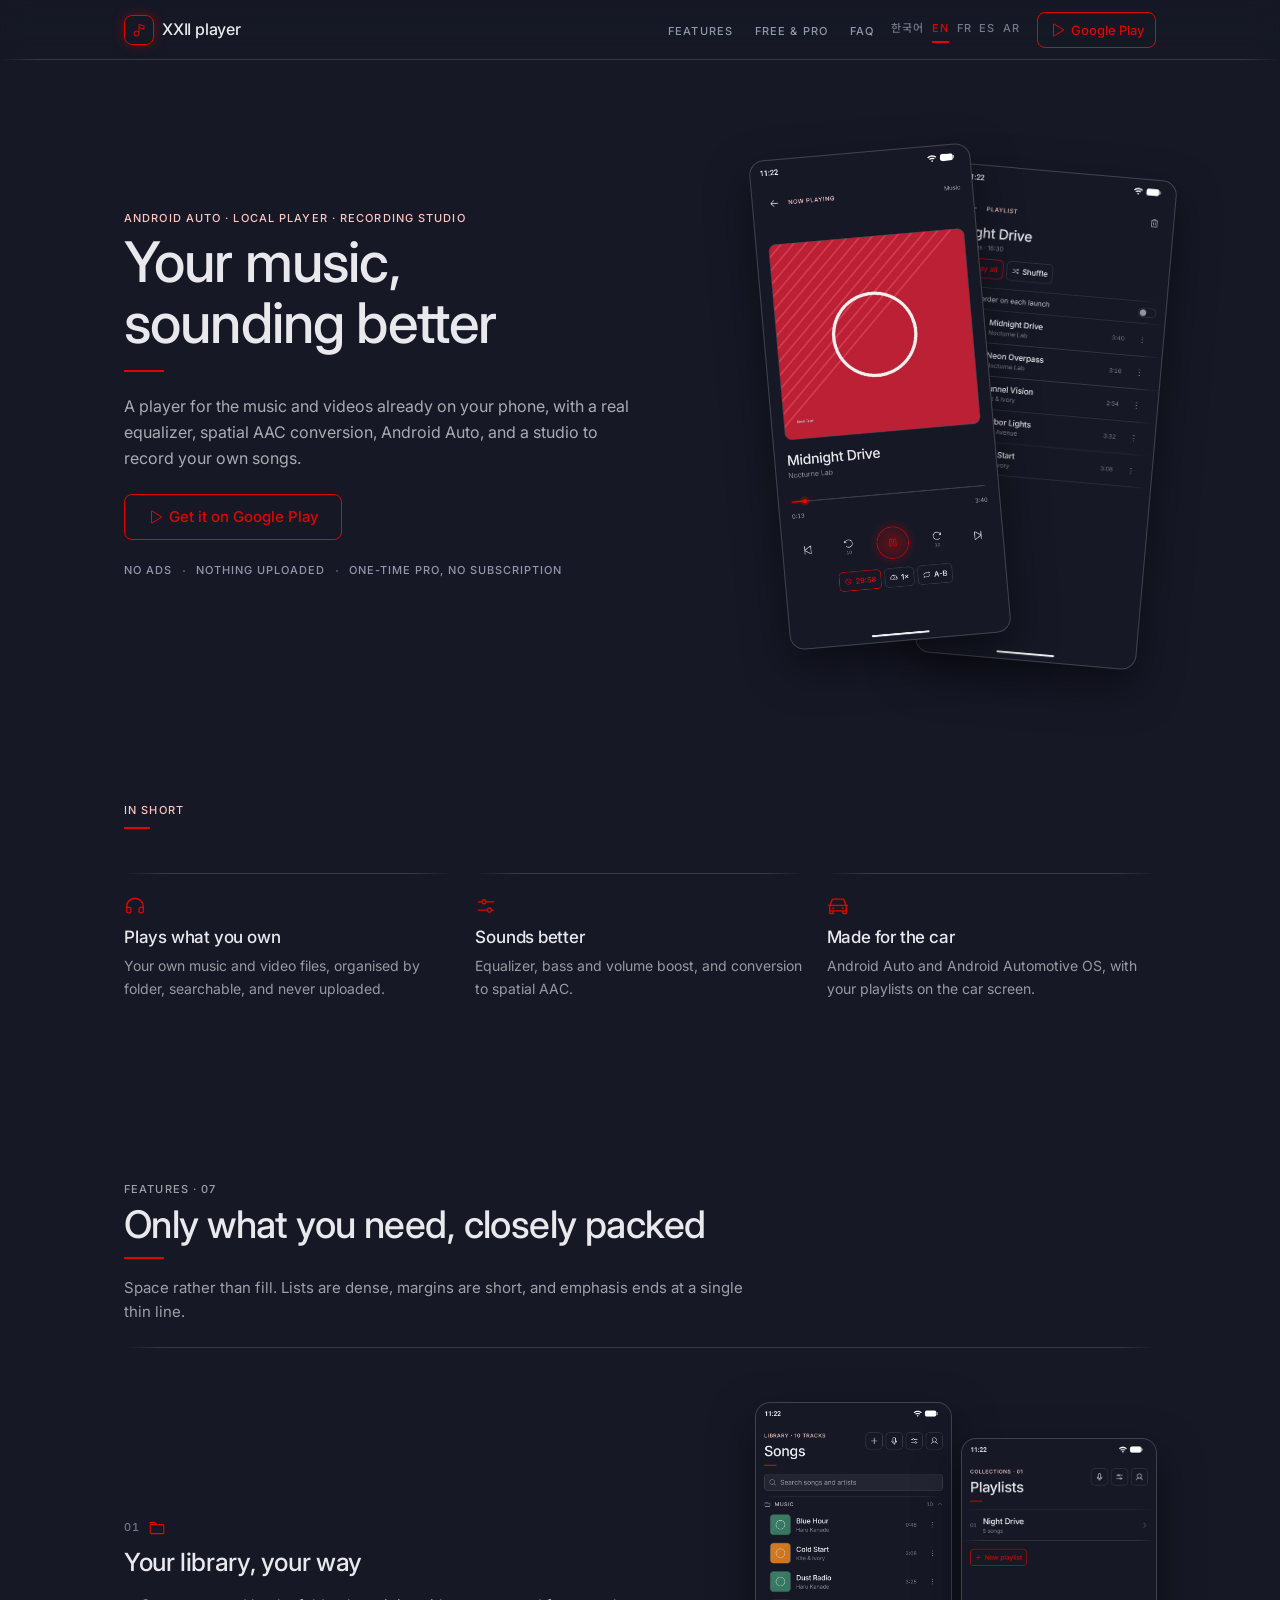
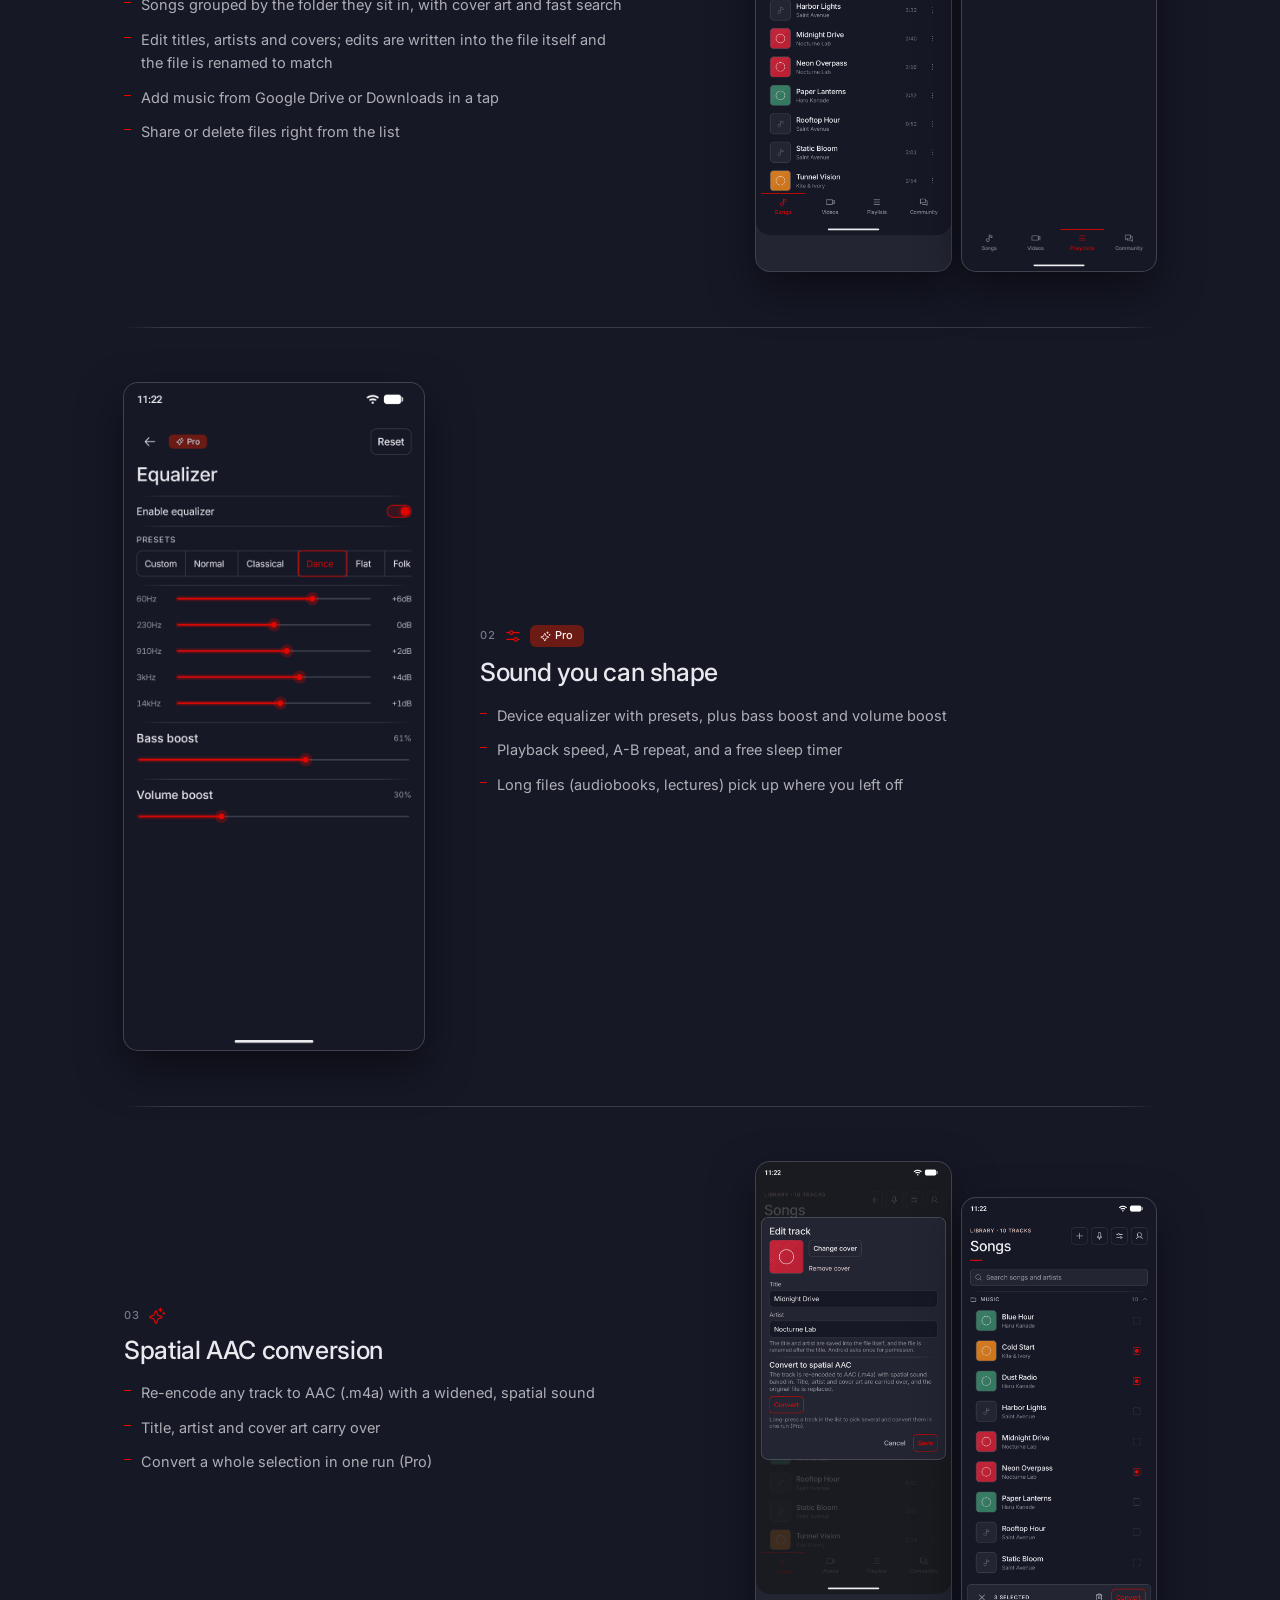
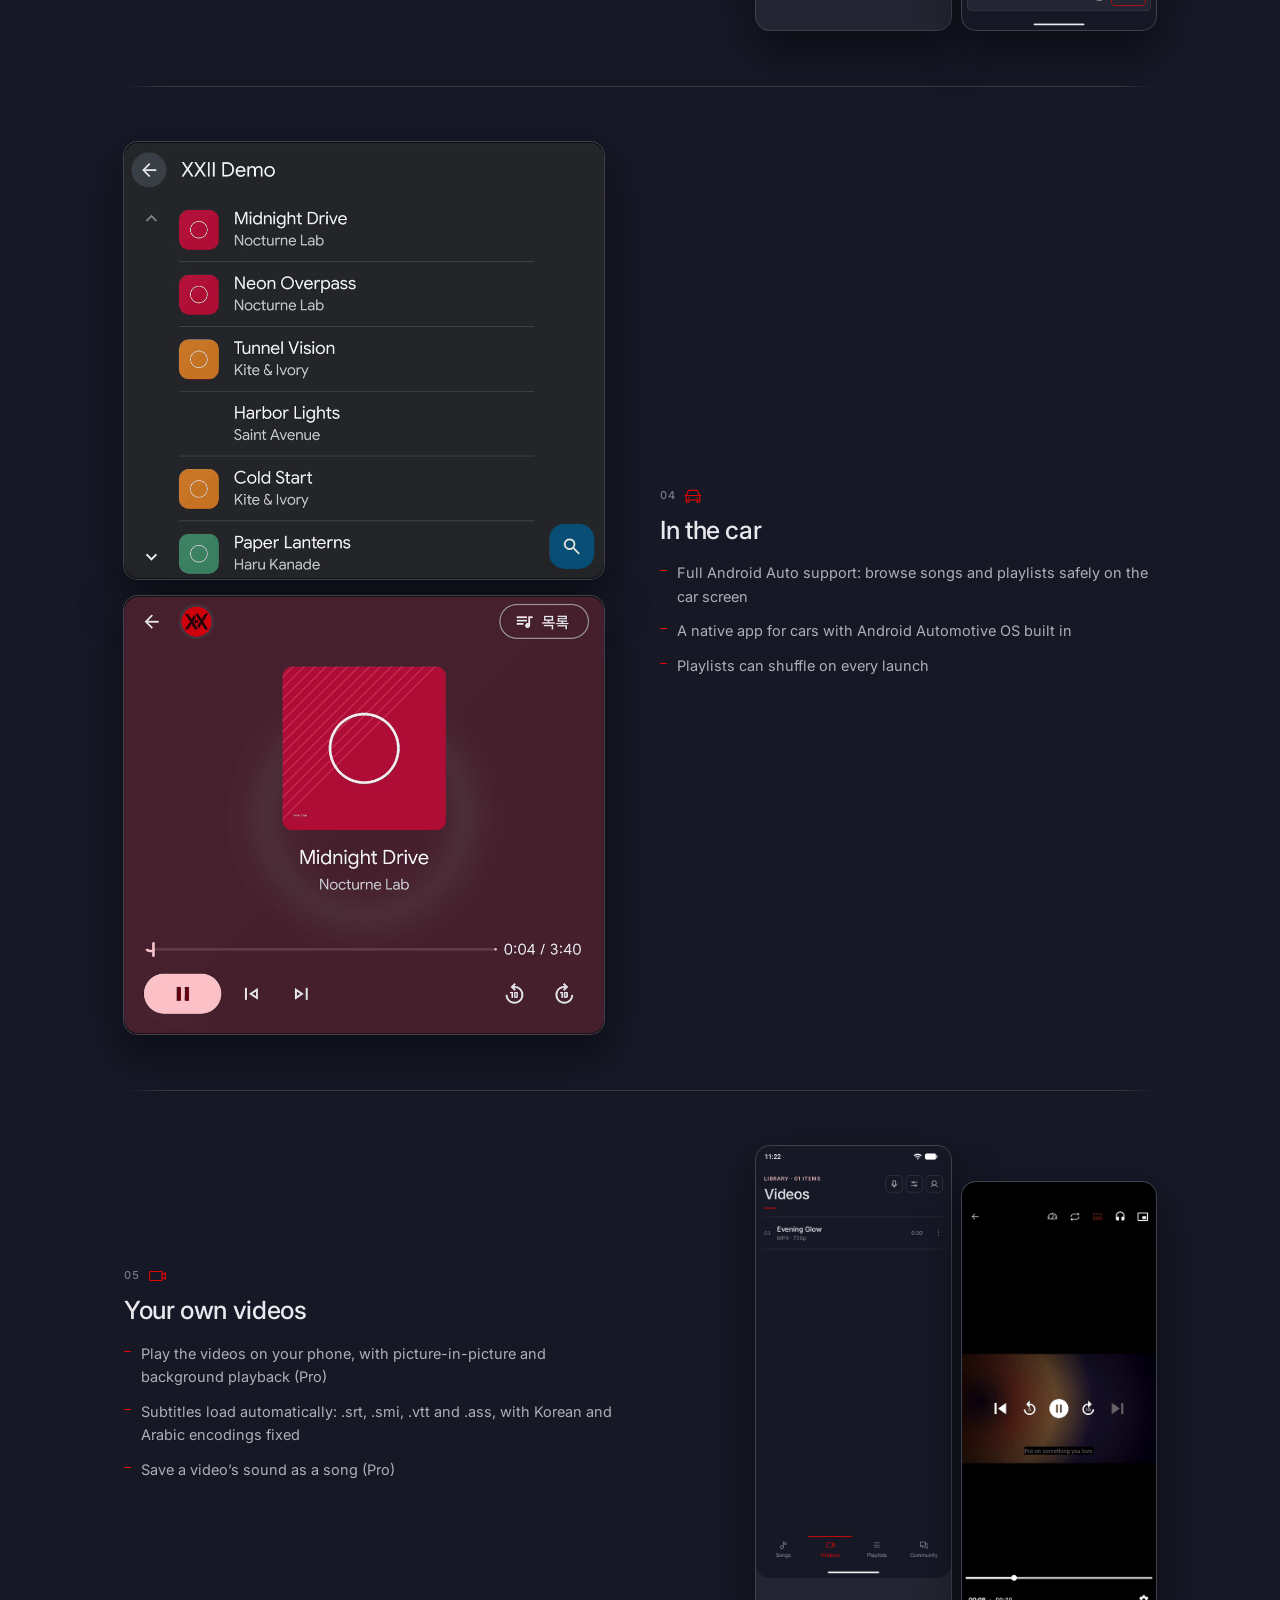
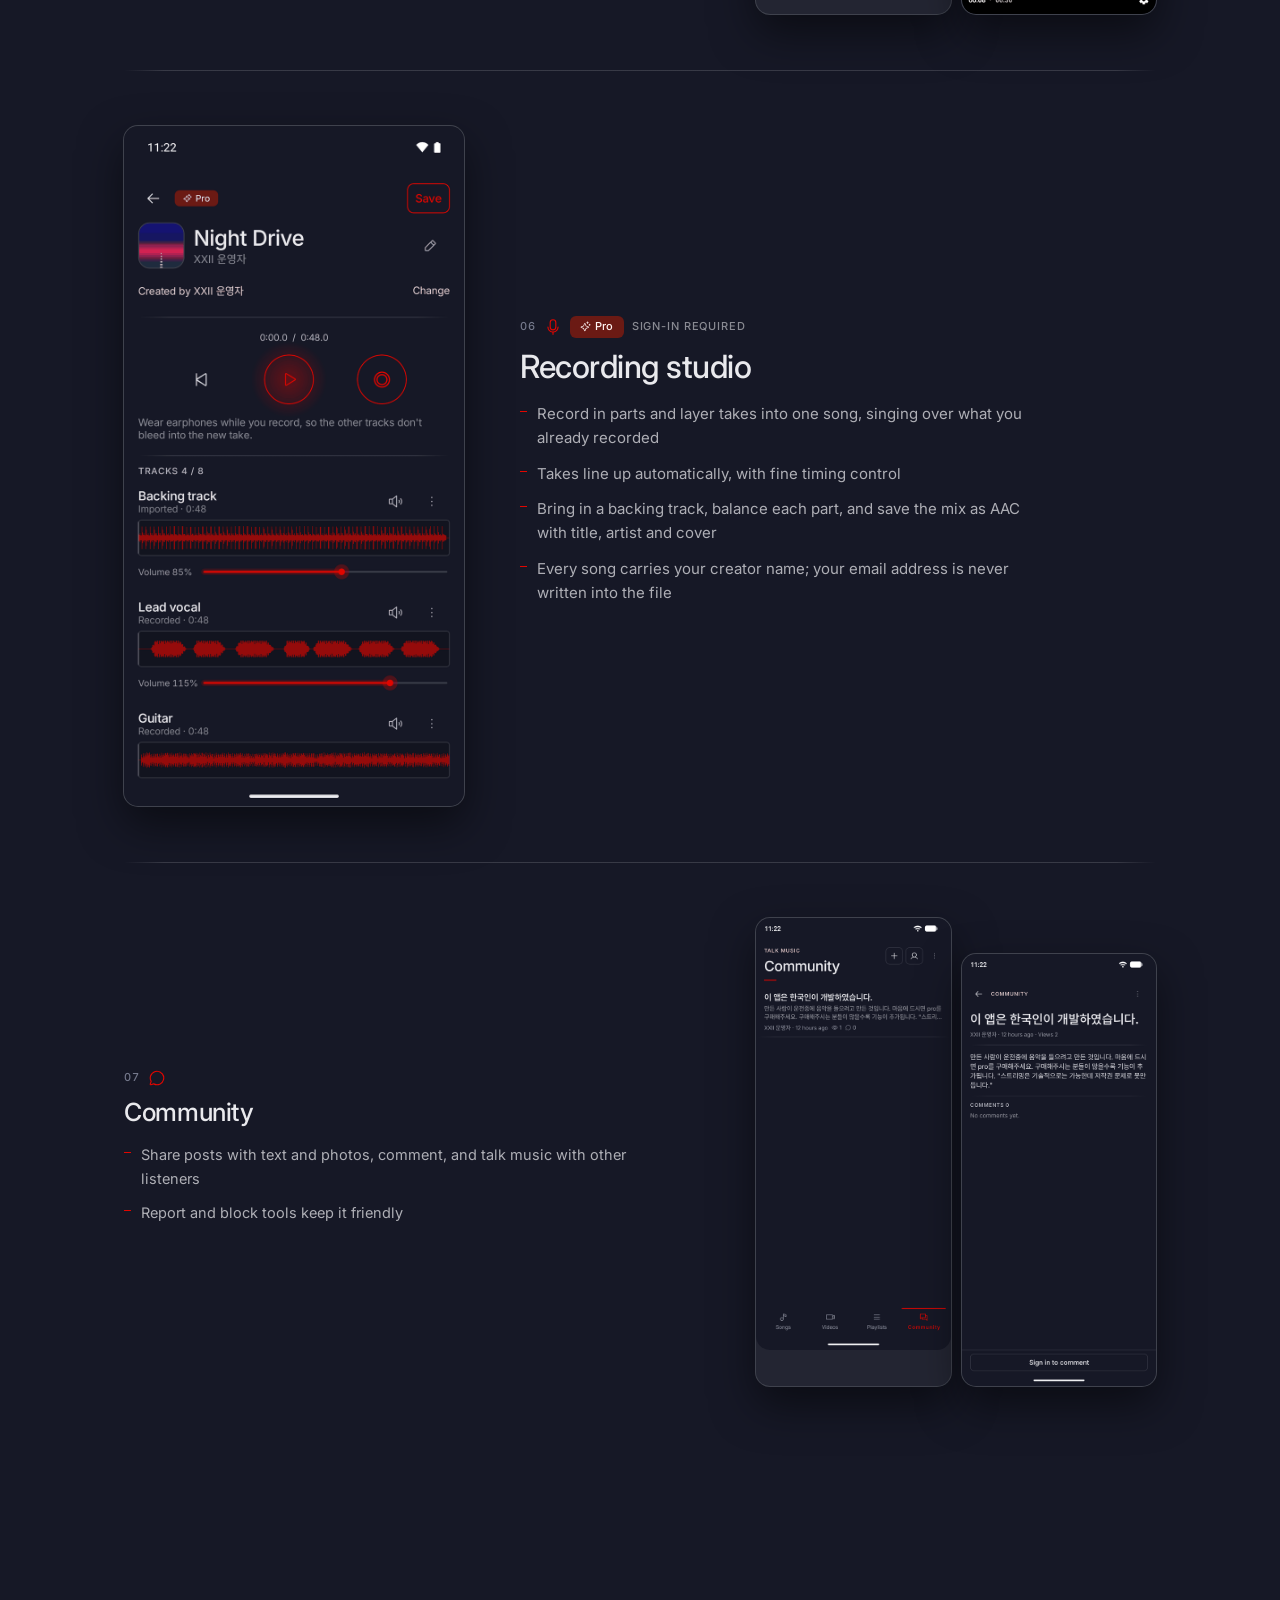
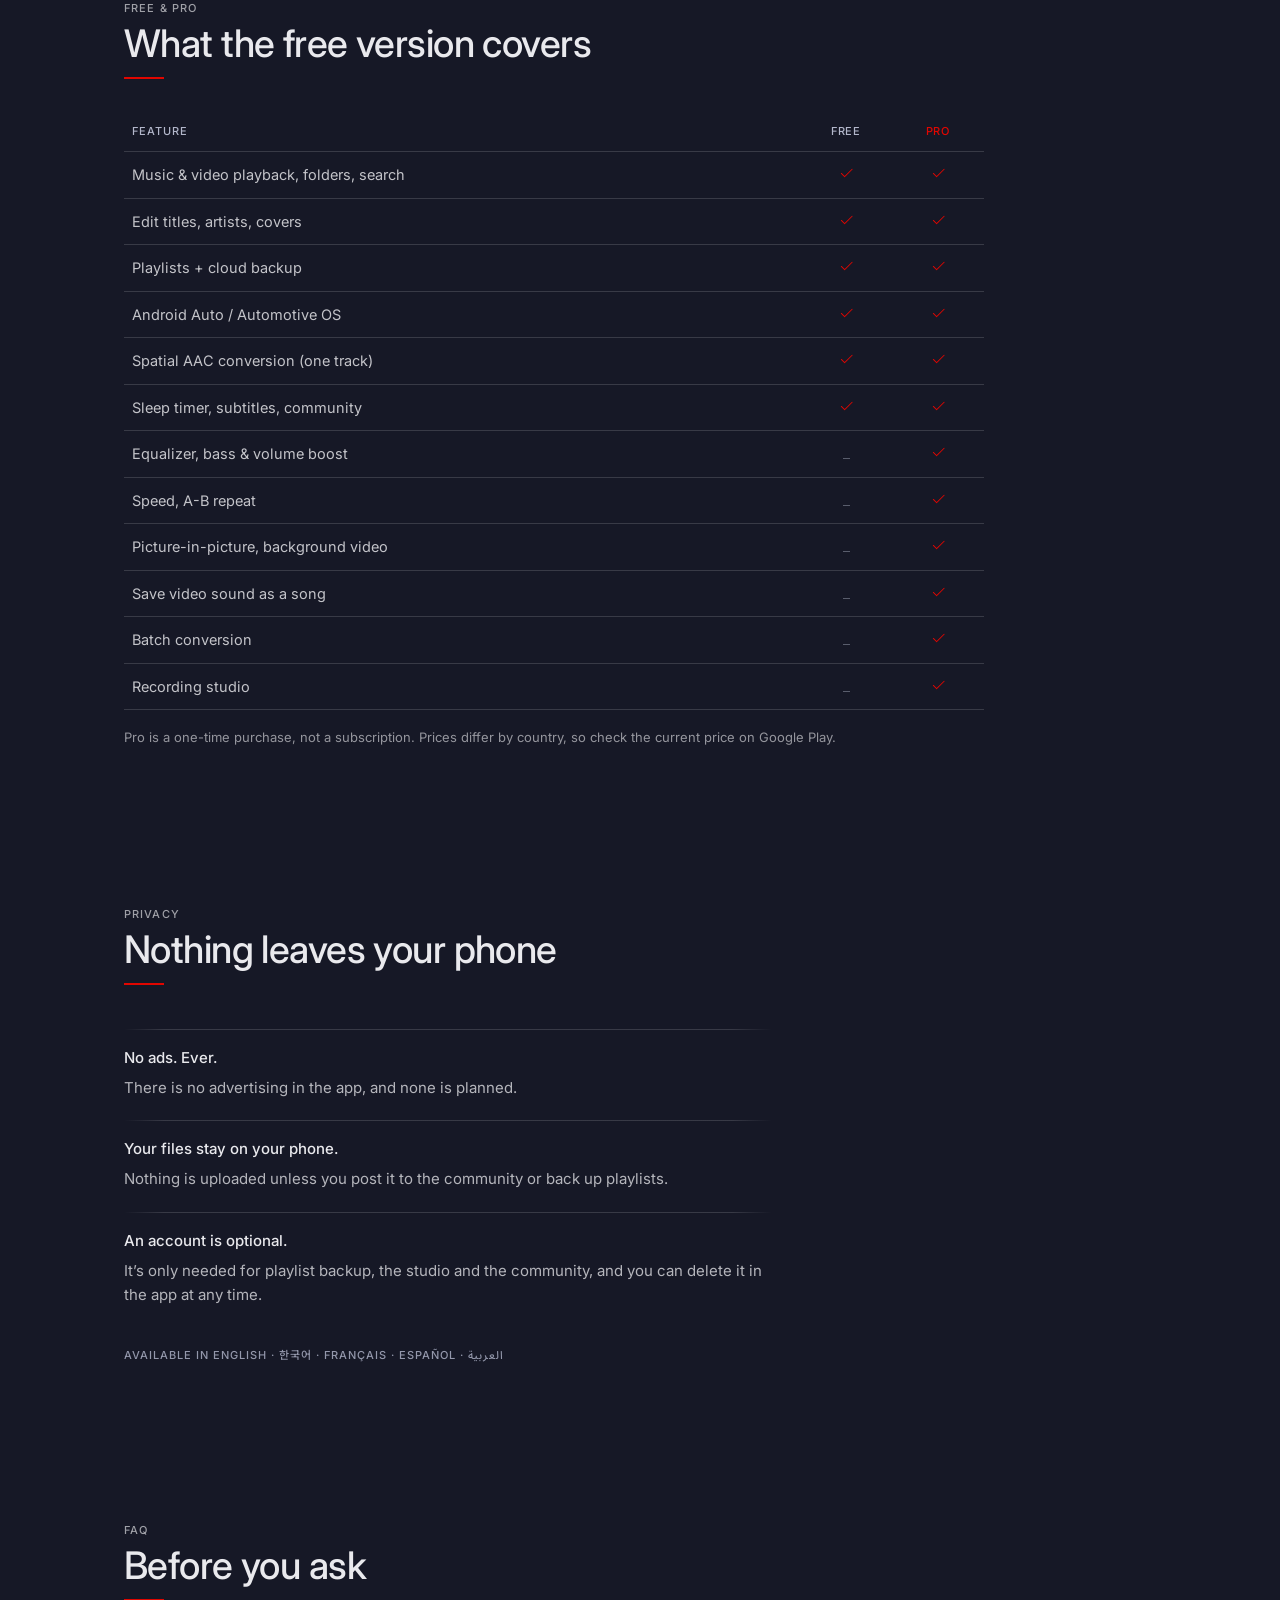
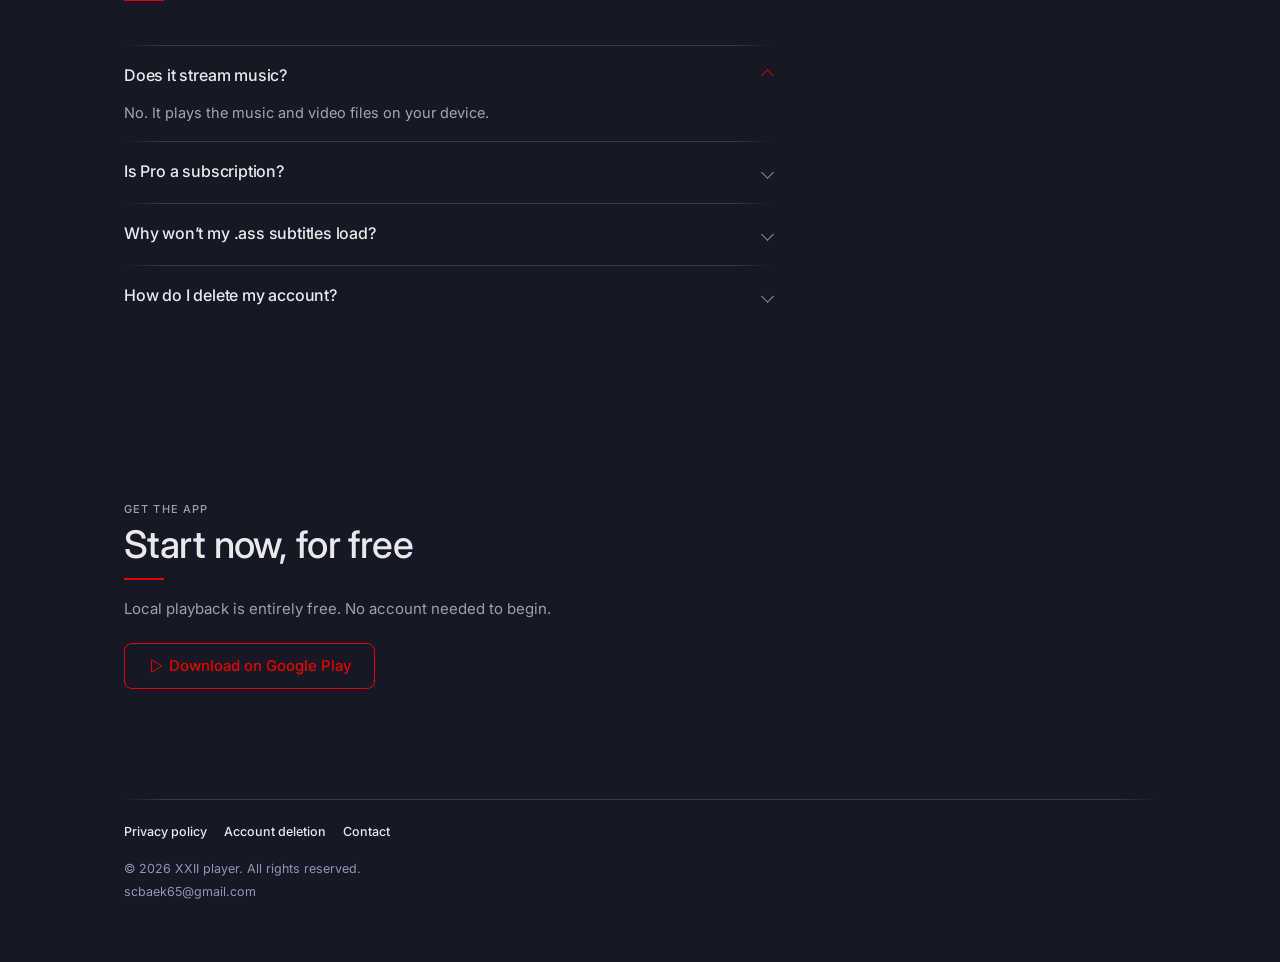
<file: en/index.html>
<!DOCTYPE html>
<html lang="en">
<head>
<meta charset="UTF-8">
<meta name="viewport" content="width=device-width, initial-scale=1.0">
<title>XXII player — Your music, sounding better</title>

<meta name="description" content="A player for the music and videos already on your phone, with a real equalizer, spatial AAC conversion, Android Auto, and a studio to record your own songs. No ads, nothing uploaded." />
<meta name="keywords" content="XXII player, android music player, android auto music player, local music player, offline music player, FLAC player, MP3 player, equalizer app, spatial audio, AAC conversion, multitrack recording app, subtitle video player, Android Automotive" />
<meta name="author" content="XXII player" />
<meta name="robots" content="index, follow, max-image-preview:large, max-snippet:-1, max-video-preview:-1" />
<meta name="theme-color" content="#161826" />

<link rel="canonical" href="https://baseonsell.co.kr/en/" />
<link rel="alternate" hreflang="ko" href="https://baseonsell.co.kr/" />
<link rel="alternate" hreflang="en" href="https://baseonsell.co.kr/en/" />
<link rel="alternate" hreflang="fr" href="https://baseonsell.co.kr/fr/" />
<link rel="alternate" hreflang="es" href="https://baseonsell.co.kr/es/" />
<link rel="alternate" hreflang="ar" href="https://baseonsell.co.kr/ar/" />
<link rel="alternate" hreflang="x-default" href="https://baseonsell.co.kr/" />

<!-- Open Graph -->
<meta property="og:type" content="website" />
<meta property="og:site_name" content="XXII player" />
<meta property="og:locale" content="en_US" />
<meta property="og:title" content="XXII player — Your music, sounding better" />
<meta property="og:description" content="A player for the music and videos already on your phone, with a real equalizer, spatial AAC conversion, Android Auto, and a studio to record your own songs. No ads, nothing uploaded." />
<meta property="og:url" content="https://baseonsell.co.kr/en/" />
<meta property="og:image" content="https://baseonsell.co.kr/images/Frame512.png" />
<meta property="og:image:width" content="512" />
<meta property="og:image:height" content="512" />
<meta property="og:image:alt" content="XXII player" />

<!-- Twitter -->
<meta name="twitter:card" content="summary_large_image" />
<meta name="twitter:title" content="XXII player — Your music, sounding better" />
<meta name="twitter:description" content="A player for the music and videos already on your phone, with a real equalizer, spatial AAC conversion, Android Auto, and a studio to record your own songs. No ads, nothing uploaded." />
<meta name="twitter:image" content="https://baseonsell.co.kr/images/Frame512.png" />

<!-- 파비콘 -->
<link rel="icon" type="image/png" sizes="32x32" href="../images/Frame32.png" />
<link rel="icon" type="image/png" sizes="16x16" href="../images/Frame16.png" />
<link rel="apple-touch-icon" sizes="180x180" href="../images/Frame180.png" />
<link rel="manifest" href="/site.webmanifest" />

<!-- 디자인 시스템 — Nocturne (브랜드 레드 액센트) -->
<link rel="preconnect" href="https://fonts.googleapis.com" />
<link rel="preconnect" href="https://fonts.gstatic.com" crossorigin />
<link rel="stylesheet" href="https://fonts.googleapis.com/css2?family=Inter:wght@400;500&family=Noto+Sans+KR:wght@400;500&family=Noto+Sans+Arabic:wght@400;500&display=swap" />
<link rel="stylesheet" href="../css/nocturne.css" />
<link rel="stylesheet" href="../css/landing.css" />

<script type="application/ld+json">
{
  "@context": "https://schema.org",
  "@type": "SoftwareApplication",
  "name": "XXII player",
  "applicationCategory": "MusicApplication",
  "operatingSystem": "Android",
  "inLanguage": "en",
  "description": "A player for the music and videos already on your phone, with a real equalizer, spatial AAC conversion, Android Auto, and a studio to record your own songs. No ads, nothing uploaded.",
  "url": "https://baseonsell.co.kr/en/",
  "image": "https://baseonsell.co.kr/images/Frame512.png",
  "downloadUrl": "https://play.google.com/store/apps/details?id=com.media.xxiiplayer",
  "offers": {
    "@type": "Offer",
    "price": "0",
    "priceCurrency": "USD"
  },
  "aggregateRating": {
    "@type": "AggregateRating",
    "ratingValue": "4.0",
    "ratingCount": "2000"
  },
  "author": {
    "@type": "Organization",
    "name": "XXII player"
  }
}
</script>

<script type="application/ld+json">
{
  "@context": "https://schema.org",
  "@type": "FAQPage",
  "inLanguage": "en",
  "mainEntity": [
    {
      "@type": "Question",
      "name": "Does it stream music?",
      "acceptedAnswer": {
        "@type": "Answer",
        "text": "No. It plays the music and video files on your device."
      }
    },
    {
      "@type": "Question",
      "name": "Is Pro a subscription?",
      "acceptedAnswer": {
        "@type": "Answer",
        "text": "No, a one-time purchase."
      }
    },
    {
      "@type": "Question",
      "name": "Why won’t my .ass subtitles load?",
      "acceptedAnswer": {
        "@type": "Answer",
        "text": "Android hides them from apps. Link the folder once in the subtitle menu."
      }
    },
    {
      "@type": "Question",
      "name": "How do I delete my account?",
      "acceptedAnswer": {
        "@type": "Answer",
        "text": "In the app, Account → Delete account, or follow the instructions on the account &amp; data deletion page."
      }
    }
  ]
}
</script>
</head>
<body>

<a class="skip-link" href="#main">Skip to content</a>

<!-- ============================ 상단 바 ============================ -->
<nav class="topbar">
  <div class="topbar-inner">
    <a class="brand" href="../">
      <span class="brand-mark"><svg viewBox="0 0 256 256" fill="currentColor" aria-hidden="true"><path d="M210.3,56.34l-80-24A8,8,0,0,0,120,40V148.26A48,48,0,1,0,136,184V98.75l69.7,20.91A8,8,0,0,0,216,112V64A8,8,0,0,0,210.3,56.34ZM88,216a32,32,0,1,1,32-32A32,32,0,0,1,88,216Zm112-114.75L136,82.05V50.75l64,19.2Z"/></svg></span>
      <span class="brand-name">XXII player</span>
    </a>

    <ul class="topbar-nav">
      <li><a href="#features">Features</a></li>
      <li><a href="#plans">Free & Pro</a></li>
      <li><a href="#faq">FAQ</a></li>
    </ul>

    <div class="lang-switch" role="group" aria-label="Language">
        <a href="../" hreflang="ko" lang="ko">한국어</a>
        <a href="../en/" hreflang="en" lang="en" aria-current="true">EN</a>
        <a href="../fr/" hreflang="fr" lang="fr">FR</a>
        <a href="../es/" hreflang="es" lang="es">ES</a>
        <a href="../ar/" hreflang="ar" lang="ar">AR</a>
    </div>

    <a class="btn btn-accent" href="https://play.google.com/store/apps/details?id=com.media.xxiiplayer"><svg viewBox="0 0 256 256" fill="currentColor" aria-hidden="true"><path d="M232.4,114.49,88.32,26.35a16,16,0,0,0-16.2-.3A15.86,15.86,0,0,0,64,39.87V216.13A15.94,15.94,0,0,0,80,232a16.07,16.07,0,0,0,8.36-2.35L232.4,141.51a15.81,15.81,0,0,0,0-27ZM80,215.94V40l143.83,88Z"/></svg>Google Play</a>
  </div>
</nav>

<main id="main">

<!-- ============================ 히어로 ============================ -->
<section class="hero">
  <div class="hero-copy">
    <p class="kicker">Android Auto · Local player · Recording studio</p>
    <h1>Your music,<br>sounding better</h1>
    <hr class="mark mark-lg">
    <p class="hero-lead">A player for the music and videos already on your phone, with a real equalizer, spatial AAC conversion, Android Auto, and a studio to record your own songs.</p>

    <div class="hero-actions">
      <a class="btn btn-accent btn-lg" href="https://play.google.com/store/apps/details?id=com.media.xxiiplayer"><svg viewBox="0 0 256 256" fill="currentColor" aria-hidden="true"><path d="M232.4,114.49,88.32,26.35a16,16,0,0,0-16.2-.3A15.86,15.86,0,0,0,64,39.87V216.13A15.94,15.94,0,0,0,80,232a16.07,16.07,0,0,0,8.36-2.35L232.4,141.51a15.81,15.81,0,0,0,0-27ZM80,215.94V40l143.83,88Z"/></svg>Get it on Google Play</a>
    </div>

    <p class="hero-trust">
        <span>No ads</span>
        <span class="dot"></span>
        <span>Nothing uploaded</span>
        <span class="dot"></span>
        <span>One-time Pro, no subscription</span>
    </p>
  </div>

  <div class="hero-shots">
    <figure class="shot">
          <img src="../images/shots/02_now_playing.png" alt="XXII player" width="720" height="1600" decoding="async"
               onload="this.closest('.shot').classList.add('is-loaded')">
          <figcaption class="shot-note" style="aspect-ratio:720/1600"><svg viewBox="0 0 256 256" fill="currentColor" aria-hidden="true"><path d="M216,40H40A16,16,0,0,0,24,56V200a16,16,0,0,0,16,16H216a16,16,0,0,0,16-16V56A16,16,0,0,0,216,40Zm0,16V158.75l-26.07-26.06a16,16,0,0,0-22.63,0l-20,20-44-44a16,16,0,0,0-22.62,0L40,149.37V56ZM40,172l52-52,80,80H40Zm176,28H194.63l-36-36,20-20L216,181.31V200Zm-72-92a12,12,0,1,1,12,12A12,12,0,0,1,144,108Z"/></svg><span>Screenshot pending</span><code>images/shots/02_now_playing.png</code></figcaption>
        </figure>
    <figure class="shot">
          <img src="../images/shots/04b_playlist_detail.png" alt="XXII player" width="480" height="1067" decoding="async"
               onload="this.closest('.shot').classList.add('is-loaded')">
          <figcaption class="shot-note" style="aspect-ratio:480/1067"><svg viewBox="0 0 256 256" fill="currentColor" aria-hidden="true"><path d="M216,40H40A16,16,0,0,0,24,56V200a16,16,0,0,0,16,16H216a16,16,0,0,0,16-16V56A16,16,0,0,0,216,40Zm0,16V158.75l-26.07-26.06a16,16,0,0,0-22.63,0l-20,20-44-44a16,16,0,0,0-22.62,0L40,149.37V56ZM40,172l52-52,80,80H40Zm176,28H194.63l-36-36,20-20L216,181.31V200Zm-72-92a12,12,0,1,1,12,12A12,12,0,0,1,144,108Z"/></svg><span>Screenshot pending</span><code>images/shots/04b_playlist_detail.png</code></figcaption>
        </figure>
  </div>
</section>

<!-- ============================ 핵심 가치 ============================ -->
<section class="section">
  <p class="kicker">In short</p>
  <hr class="mark">
  <div class="values" style="margin-top:44px">
      <article class="value">
        <div class="value-icon"><svg viewBox="0 0 256 256" fill="currentColor" aria-hidden="true"><path d="M201.89,62.11A104,104,0,0,0,24,136v56a24,24,0,0,0,24,24H64a24,24,0,0,0,24-24V160a24,24,0,0,0-24-24H40.36A88,88,0,0,1,128,48h.67a88,88,0,0,1,87,88H192a24,24,0,0,0-24,24v32a24,24,0,0,0,24,24h16a24,24,0,0,0,24-24V136A103.32,103.32,0,0,0,201.89,62.11ZM64,152a8,8,0,0,1,8,8v32a8,8,0,0,1-8,8H48a8,8,0,0,1-8-8V152Zm152,40a8,8,0,0,1-8,8H192a8,8,0,0,1-8-8V160a8,8,0,0,1,8-8h24Z"/></svg></div>
        <h3>Plays what you own</h3>
        <p>Your own music and video files, organised by folder, searchable, and never uploaded.</p>
      </article>
      <article class="value">
        <div class="value-icon"><svg viewBox="0 0 256 256" fill="currentColor" aria-hidden="true"><path d="M40,88H73a32,32,0,0,0,62,0h81a8,8,0,0,0,0-16H135a32,32,0,0,0-62,0H40a8,8,0,0,0,0,16Zm64-24a16,16,0,1,1-16,16A16,16,0,0,1,104,64ZM216,168H199a32,32,0,0,0-62,0H40a8,8,0,0,0,0,16h97a32,32,0,0,0,62,0h17a8,8,0,0,0,0-16Zm-48,24a16,16,0,1,1,16-16A16,16,0,0,1,168,192Z"/></svg></div>
        <h3>Sounds better</h3>
        <p>Equalizer, bass and volume boost, and conversion to spatial AAC.</p>
      </article>
      <article class="value">
        <div class="value-icon"><svg viewBox="0 0 256 256" fill="currentColor" aria-hidden="true"><path d="M240,112H229.2L201.42,49.5A16,16,0,0,0,186.8,40H69.2a16,16,0,0,0-14.62,9.5L26.8,112H16a8,8,0,0,0,0,16h8v80a16,16,0,0,0,16,16H64a16,16,0,0,0,16-16V192h96v16a16,16,0,0,0,16,16h24a16,16,0,0,0,16-16V128h8a8,8,0,0,0,0-16ZM69.2,56H186.8l24.89,56H44.31ZM64,208H40V192H64Zm128,0V192h24v16Zm24-32H40V128H216ZM56,152a8,8,0,0,1,8-8H80a8,8,0,0,1,0,16H64A8,8,0,0,1,56,152Zm112,0a8,8,0,0,1,8-8h16a8,8,0,0,1,0,16H176A8,8,0,0,1,168,152Z"/></svg></div>
        <h3>Made for the car</h3>
        <p>Android Auto and Android Automotive OS, with your playlists on the car screen.</p>
      </article>
  </div>
</section>

<!-- ============================ 기능 상세 ============================ -->
<section class="section" id="features">
  <div class="section-head">
    <p class="kicker">Features · 07</p>
    <h2>Only what you need, closely packed</h2>
    <hr class="mark mark-lg">
    <p>Space rather than fill. Lists are dense, margins are short, and emphasis ends at a single thin line.</p>
  </div>

  <div class="feats">
    <article class="feat feat-pair">
      <div class="feat-copy">
        <div class="feat-head">
          <span class="feat-num">01</span>
          <span class="feat-icon"><svg viewBox="0 0 256 256" fill="currentColor" aria-hidden="true"><path d="M216,72H131.31L104,44.69A15.86,15.86,0,0,0,92.69,40H40A16,16,0,0,0,24,56V200.62A15.4,15.4,0,0,0,39.38,216H216.89A15.13,15.13,0,0,0,232,200.89V88A16,16,0,0,0,216,72ZM40,56H92.69l16,16H40ZM216,200H40V88H216Z"/></svg></span>
          
        </div>
        <h3>Your library, your way</h3>
        <ul class="feat-list">
          <li>Songs grouped by the folder they sit in, with cover art and fast search</li>
          <li>Edit titles, artists and covers; edits are written into the file itself and the file is renamed to match</li>
          <li>Add music from Google Drive or Downloads in a tap</li>
          <li>Share or delete files right from the list</li>
        </ul>
      </div>
      <div class="feat-media is-pair">
        <figure class="shot">
          <img src="../images/shots/01_songs.png" alt="Your library, your way — XXII player" width="720" height="1600" loading="lazy" decoding="async"
               onload="this.closest('.shot').classList.add('is-loaded')">
          <figcaption class="shot-note" style="aspect-ratio:720/1600"><svg viewBox="0 0 256 256" fill="currentColor" aria-hidden="true"><path d="M216,40H40A16,16,0,0,0,24,56V200a16,16,0,0,0,16,16H216a16,16,0,0,0,16-16V56A16,16,0,0,0,216,40Zm0,16V158.75l-26.07-26.06a16,16,0,0,0-22.63,0l-20,20-44-44a16,16,0,0,0-22.62,0L40,149.37V56ZM40,172l52-52,80,80H40Zm176,28H194.63l-36-36,20-20L216,181.31V200Zm-72-92a12,12,0,1,1,12,12A12,12,0,0,1,144,108Z"/></svg><span>Screenshot pending</span><code>images/shots/01_songs.png</code></figcaption>
        </figure>
        <figure class="shot">
          <img src="../images/shots/04a_playlists.png" alt="Your library, your way — XXII player" width="480" height="1067" loading="lazy" decoding="async"
               onload="this.closest('.shot').classList.add('is-loaded')">
          <figcaption class="shot-note" style="aspect-ratio:480/1067"><svg viewBox="0 0 256 256" fill="currentColor" aria-hidden="true"><path d="M216,40H40A16,16,0,0,0,24,56V200a16,16,0,0,0,16,16H216a16,16,0,0,0,16-16V56A16,16,0,0,0,216,40Zm0,16V158.75l-26.07-26.06a16,16,0,0,0-22.63,0l-20,20-44-44a16,16,0,0,0-22.62,0L40,149.37V56ZM40,172l52-52,80,80H40Zm176,28H194.63l-36-36,20-20L216,181.31V200Zm-72-92a12,12,0,1,1,12,12A12,12,0,0,1,144,108Z"/></svg><span>Screenshot pending</span><code>images/shots/04a_playlists.png</code></figcaption>
        </figure>
      </div>
    </article>
    <article class="feat">
      <div class="feat-copy">
        <div class="feat-head">
          <span class="feat-num">02</span>
          <span class="feat-icon"><svg viewBox="0 0 256 256" fill="currentColor" aria-hidden="true"><path d="M40,88H73a32,32,0,0,0,62,0h81a8,8,0,0,0,0-16H135a32,32,0,0,0-62,0H40a8,8,0,0,0,0,16Zm64-24a16,16,0,1,1-16,16A16,16,0,0,1,104,64ZM216,168H199a32,32,0,0,0-62,0H40a8,8,0,0,0,0,16h97a32,32,0,0,0,62,0h17a8,8,0,0,0,0-16Zm-48,24a16,16,0,1,1,16-16A16,16,0,0,1,168,192Z"/></svg></span>
          <span class="tag"><svg viewBox="0 0 256 256" fill="currentColor" aria-hidden="true"><path d="M197.58,129.06,146,110l-19-51.62a15.92,15.92,0,0,0-29.88,0L78,110l-51.62,19a15.92,15.92,0,0,0,0,29.88L78,178l19,51.62a15.92,15.92,0,0,0,29.88,0L146,178l51.62-19a15.92,15.92,0,0,0,0-29.88ZM137,164.22a8,8,0,0,0-4.74,4.74L112,223.85,91.78,169A8,8,0,0,0,87,164.22L32.15,144,87,123.78A8,8,0,0,0,91.78,119L112,64.15,132.22,119a8,8,0,0,0,4.74,4.74L191.85,144ZM144,40a8,8,0,0,1,8-8h16V16a8,8,0,0,1,16,0V32h16a8,8,0,0,1,0,16H184V64a8,8,0,0,1-16,0V48H152A8,8,0,0,1,144,40ZM248,88a8,8,0,0,1-8,8h-8v8a8,8,0,0,1-16,0V96h-8a8,8,0,0,1,0-16h8V72a8,8,0,0,1,16,0v8h8A8,8,0,0,1,248,88Z"/></svg>Pro</span>
        </div>
        <h3>Sound you can shape</h3>
        <ul class="feat-list">
          <li>Device equalizer with presets, plus bass boost and volume boost</li>
          <li>Playback speed, A-B repeat, and a free sleep timer</li>
          <li>Long files (audiobooks, lectures) pick up where you left off</li>
        </ul>
      </div>
      <div class="feat-media">
        <figure class="shot">
          <img src="../images/shots/03_equalizer.png" alt="Sound you can shape — XXII player" width="720" height="1600" loading="lazy" decoding="async"
               onload="this.closest('.shot').classList.add('is-loaded')">
          <figcaption class="shot-note" style="aspect-ratio:720/1600"><svg viewBox="0 0 256 256" fill="currentColor" aria-hidden="true"><path d="M216,40H40A16,16,0,0,0,24,56V200a16,16,0,0,0,16,16H216a16,16,0,0,0,16-16V56A16,16,0,0,0,216,40Zm0,16V158.75l-26.07-26.06a16,16,0,0,0-22.63,0l-20,20-44-44a16,16,0,0,0-22.62,0L40,149.37V56ZM40,172l52-52,80,80H40Zm176,28H194.63l-36-36,20-20L216,181.31V200Zm-72-92a12,12,0,1,1,12,12A12,12,0,0,1,144,108Z"/></svg><span>Screenshot pending</span><code>images/shots/03_equalizer.png</code></figcaption>
        </figure>
      </div>
    </article>
    <article class="feat feat-pair">
      <div class="feat-copy">
        <div class="feat-head">
          <span class="feat-num">03</span>
          <span class="feat-icon"><svg viewBox="0 0 256 256" fill="currentColor" aria-hidden="true"><path d="M197.58,129.06,146,110l-19-51.62a15.92,15.92,0,0,0-29.88,0L78,110l-51.62,19a15.92,15.92,0,0,0,0,29.88L78,178l19,51.62a15.92,15.92,0,0,0,29.88,0L146,178l51.62-19a15.92,15.92,0,0,0,0-29.88ZM137,164.22a8,8,0,0,0-4.74,4.74L112,223.85,91.78,169A8,8,0,0,0,87,164.22L32.15,144,87,123.78A8,8,0,0,0,91.78,119L112,64.15,132.22,119a8,8,0,0,0,4.74,4.74L191.85,144ZM144,40a8,8,0,0,1,8-8h16V16a8,8,0,0,1,16,0V32h16a8,8,0,0,1,0,16H184V64a8,8,0,0,1-16,0V48H152A8,8,0,0,1,144,40ZM248,88a8,8,0,0,1-8,8h-8v8a8,8,0,0,1-16,0V96h-8a8,8,0,0,1,0-16h8V72a8,8,0,0,1,16,0v8h8A8,8,0,0,1,248,88Z"/></svg></span>
          
        </div>
        <h3>Spatial AAC conversion</h3>
        <ul class="feat-list">
          <li>Re-encode any track to AAC (.m4a) with a widened, spatial sound</li>
          <li>Title, artist and cover art carry over</li>
          <li>Convert a whole selection in one run (Pro)</li>
        </ul>
      </div>
      <div class="feat-media is-pair">
        <figure class="shot">
          <img src="../images/shots/05_edit_aac.png" alt="Spatial AAC conversion — XXII player" width="720" height="1600" loading="lazy" decoding="async"
               onload="this.closest('.shot').classList.add('is-loaded')">
          <figcaption class="shot-note" style="aspect-ratio:720/1600"><svg viewBox="0 0 256 256" fill="currentColor" aria-hidden="true"><path d="M216,40H40A16,16,0,0,0,24,56V200a16,16,0,0,0,16,16H216a16,16,0,0,0,16-16V56A16,16,0,0,0,216,40Zm0,16V158.75l-26.07-26.06a16,16,0,0,0-22.63,0l-20,20-44-44a16,16,0,0,0-22.62,0L40,149.37V56ZM40,172l52-52,80,80H40Zm176,28H194.63l-36-36,20-20L216,181.31V200Zm-72-92a12,12,0,1,1,12,12A12,12,0,0,1,144,108Z"/></svg><span>Screenshot pending</span><code>images/shots/05_edit_aac.png</code></figcaption>
        </figure>
        <figure class="shot">
          <img src="../images/shots/06_multi_select.png" alt="Spatial AAC conversion — XXII player" width="720" height="1600" loading="lazy" decoding="async"
               onload="this.closest('.shot').classList.add('is-loaded')">
          <figcaption class="shot-note" style="aspect-ratio:720/1600"><svg viewBox="0 0 256 256" fill="currentColor" aria-hidden="true"><path d="M216,40H40A16,16,0,0,0,24,56V200a16,16,0,0,0,16,16H216a16,16,0,0,0,16-16V56A16,16,0,0,0,216,40Zm0,16V158.75l-26.07-26.06a16,16,0,0,0-22.63,0l-20,20-44-44a16,16,0,0,0-22.62,0L40,149.37V56ZM40,172l52-52,80,80H40Zm176,28H194.63l-36-36,20-20L216,181.31V200Zm-72-92a12,12,0,1,1,12,12A12,12,0,0,1,144,108Z"/></svg><span>Screenshot pending</span><code>images/shots/06_multi_select.png</code></figcaption>
        </figure>
      </div>
    </article>
    <article class="feat feat-wide">
      <div class="feat-copy">
        <div class="feat-head">
          <span class="feat-num">04</span>
          <span class="feat-icon"><svg viewBox="0 0 256 256" fill="currentColor" aria-hidden="true"><path d="M240,112H229.2L201.42,49.5A16,16,0,0,0,186.8,40H69.2a16,16,0,0,0-14.62,9.5L26.8,112H16a8,8,0,0,0,0,16h8v80a16,16,0,0,0,16,16H64a16,16,0,0,0,16-16V192h96v16a16,16,0,0,0,16,16h24a16,16,0,0,0,16-16V128h8a8,8,0,0,0,0-16ZM69.2,56H186.8l24.89,56H44.31ZM64,208H40V192H64Zm128,0V192h24v16Zm24-32H40V128H216ZM56,152a8,8,0,0,1,8-8H80a8,8,0,0,1,0,16H64A8,8,0,0,1,56,152Zm112,0a8,8,0,0,1,8-8h16a8,8,0,0,1,0,16H176A8,8,0,0,1,168,152Z"/></svg></span>
          
        </div>
        <h3>In the car</h3>
        <ul class="feat-list">
          <li>Full Android Auto support: browse songs and playlists safely on the car screen</li>
          <li>A native app for cars with Android Automotive OS built in</li>
          <li>Playlists can shuffle on every launch</li>
        </ul>
      </div>
      <div class="feat-media is-stack">
        <figure class="shot">
          <img src="../images/shots/13_android_auto_playlist.png" alt="In the car — XXII player" width="900" height="820" loading="lazy" decoding="async"
               onload="this.closest('.shot').classList.add('is-loaded')">
          <figcaption class="shot-note" style="aspect-ratio:900/820"><svg viewBox="0 0 256 256" fill="currentColor" aria-hidden="true"><path d="M216,40H40A16,16,0,0,0,24,56V200a16,16,0,0,0,16,16H216a16,16,0,0,0,16-16V56A16,16,0,0,0,216,40Zm0,16V158.75l-26.07-26.06a16,16,0,0,0-22.63,0l-20,20-44-44a16,16,0,0,0-22.62,0L40,149.37V56ZM40,172l52-52,80,80H40Zm176,28H194.63l-36-36,20-20L216,181.31V200Zm-72-92a12,12,0,1,1,12,12A12,12,0,0,1,144,108Z"/></svg><span>Screenshot pending</span><code>images/shots/13_android_auto_playlist.png</code></figcaption>
        </figure>
        <figure class="shot">
          <img src="../images/shots/14_android_auto_now_playing.png" alt="In the car — XXII player" width="900" height="820" loading="lazy" decoding="async"
               onload="this.closest('.shot').classList.add('is-loaded')">
          <figcaption class="shot-note" style="aspect-ratio:900/820"><svg viewBox="0 0 256 256" fill="currentColor" aria-hidden="true"><path d="M216,40H40A16,16,0,0,0,24,56V200a16,16,0,0,0,16,16H216a16,16,0,0,0,16-16V56A16,16,0,0,0,216,40Zm0,16V158.75l-26.07-26.06a16,16,0,0,0-22.63,0l-20,20-44-44a16,16,0,0,0-22.62,0L40,149.37V56ZM40,172l52-52,80,80H40Zm176,28H194.63l-36-36,20-20L216,181.31V200Zm-72-92a12,12,0,1,1,12,12A12,12,0,0,1,144,108Z"/></svg><span>Screenshot pending</span><code>images/shots/14_android_auto_now_playing.png</code></figcaption>
        </figure>
      </div>
    </article>
    <article class="feat feat-pair">
      <div class="feat-copy">
        <div class="feat-head">
          <span class="feat-num">05</span>
          <span class="feat-icon"><svg viewBox="0 0 256 256" fill="currentColor" aria-hidden="true"><path d="M251.77,73a8,8,0,0,0-8.21.39L208,97.05V72a16,16,0,0,0-16-16H32A16,16,0,0,0,16,72V184a16,16,0,0,0,16,16H192a16,16,0,0,0,16-16V159l35.56,23.71A8,8,0,0,0,248,184a8,8,0,0,0,8-8V80A8,8,0,0,0,251.77,73ZM192,184H32V72H192V184Zm48-22.95-32-21.33V116.28L240,95Z"/></svg></span>
          
        </div>
        <h3>Your own videos</h3>
        <ul class="feat-list">
          <li>Play the videos on your phone, with picture-in-picture and background playback (Pro)</li>
          <li>Subtitles load automatically: .srt, .smi, .vtt and .ass, with Korean and Arabic encodings fixed</li>
          <li>Save a video’s sound as a song (Pro)</li>
        </ul>
      </div>
      <div class="feat-media is-pair">
        <figure class="shot">
          <img src="../images/shots/08_videos.png" alt="Your own videos — XXII player" width="480" height="1067" loading="lazy" decoding="async"
               onload="this.closest('.shot').classList.add('is-loaded')">
          <figcaption class="shot-note" style="aspect-ratio:480/1067"><svg viewBox="0 0 256 256" fill="currentColor" aria-hidden="true"><path d="M216,40H40A16,16,0,0,0,24,56V200a16,16,0,0,0,16,16H216a16,16,0,0,0,16-16V56A16,16,0,0,0,216,40Zm0,16V158.75l-26.07-26.06a16,16,0,0,0-22.63,0l-20,20-44-44a16,16,0,0,0-22.62,0L40,149.37V56ZM40,172l52-52,80,80H40Zm176,28H194.63l-36-36,20-20L216,181.31V200Zm-72-92a12,12,0,1,1,12,12A12,12,0,0,1,144,108Z"/></svg><span>Screenshot pending</span><code>images/shots/08_videos.png</code></figcaption>
        </figure>
        <figure class="shot">
          <img src="../images/shots/09_video_player.png" alt="Your own videos — XXII player" width="480" height="1067" loading="lazy" decoding="async"
               onload="this.closest('.shot').classList.add('is-loaded')">
          <figcaption class="shot-note" style="aspect-ratio:480/1067"><svg viewBox="0 0 256 256" fill="currentColor" aria-hidden="true"><path d="M216,40H40A16,16,0,0,0,24,56V200a16,16,0,0,0,16,16H216a16,16,0,0,0,16-16V56A16,16,0,0,0,216,40Zm0,16V158.75l-26.07-26.06a16,16,0,0,0-22.63,0l-20,20-44-44a16,16,0,0,0-22.62,0L40,149.37V56ZM40,172l52-52,80,80H40Zm176,28H194.63l-36-36,20-20L216,181.31V200Zm-72-92a12,12,0,1,1,12,12A12,12,0,0,1,144,108Z"/></svg><span>Screenshot pending</span><code>images/shots/09_video_player.png</code></figcaption>
        </figure>
      </div>
    </article>
    <article class="feat feat-lead">
      <div class="feat-copy">
        <div class="feat-head">
          <span class="feat-num">06</span>
          <span class="feat-icon"><svg viewBox="0 0 256 256" fill="currentColor" aria-hidden="true"><path d="M128,176a48.05,48.05,0,0,0,48-48V64a48,48,0,0,0-96,0v64A48.05,48.05,0,0,0,128,176ZM96,64a32,32,0,0,1,64,0v64a32,32,0,0,1-64,0Zm40,143.6V232a8,8,0,0,1-16,0V207.6A80.11,80.11,0,0,1,48,128a8,8,0,0,1,16,0,64,64,0,0,0,128,0,8,8,0,0,1,16,0A80.11,80.11,0,0,1,136,207.6Z"/></svg></span>
          <span class="tag"><svg viewBox="0 0 256 256" fill="currentColor" aria-hidden="true"><path d="M197.58,129.06,146,110l-19-51.62a15.92,15.92,0,0,0-29.88,0L78,110l-51.62,19a15.92,15.92,0,0,0,0,29.88L78,178l19,51.62a15.92,15.92,0,0,0,29.88,0L146,178l51.62-19a15.92,15.92,0,0,0,0-29.88ZM137,164.22a8,8,0,0,0-4.74,4.74L112,223.85,91.78,169A8,8,0,0,0,87,164.22L32.15,144,87,123.78A8,8,0,0,0,91.78,119L112,64.15,132.22,119a8,8,0,0,0,4.74,4.74L191.85,144ZM144,40a8,8,0,0,1,8-8h16V16a8,8,0,0,1,16,0V32h16a8,8,0,0,1,0,16H184V64a8,8,0,0,1-16,0V48H152A8,8,0,0,1,144,40ZM248,88a8,8,0,0,1-8,8h-8v8a8,8,0,0,1-16,0V96h-8a8,8,0,0,1,0-16h8V72a8,8,0,0,1,16,0v8h8A8,8,0,0,1,248,88Z"/></svg>Pro</span><span class="feat-note text-muted">sign-in required</span>
        </div>
        <h3>Recording studio</h3>
        <ul class="feat-list">
          <li>Record in parts and layer takes into one song, singing over what you already recorded</li>
          <li>Takes line up automatically, with fine timing control</li>
          <li>Bring in a backing track, balance each part, and save the mix as AAC with title, artist and cover</li>
          <li>Every song carries your creator name; your email address is never written into the file</li>
        </ul>
      </div>
      <div class="feat-media">
        <figure class="shot">
          <img src="../images/shots/10_studio.png" alt="Recording studio — XXII player" width="760" height="1520" loading="lazy" decoding="async"
               onload="this.closest('.shot').classList.add('is-loaded')">
          <figcaption class="shot-note" style="aspect-ratio:760/1520"><svg viewBox="0 0 256 256" fill="currentColor" aria-hidden="true"><path d="M216,40H40A16,16,0,0,0,24,56V200a16,16,0,0,0,16,16H216a16,16,0,0,0,16-16V56A16,16,0,0,0,216,40Zm0,16V158.75l-26.07-26.06a16,16,0,0,0-22.63,0l-20,20-44-44a16,16,0,0,0-22.62,0L40,149.37V56ZM40,172l52-52,80,80H40Zm176,28H194.63l-36-36,20-20L216,181.31V200Zm-72-92a12,12,0,1,1,12,12A12,12,0,0,1,144,108Z"/></svg><span>Screenshot pending</span><code>images/shots/10_studio.png</code></figcaption>
        </figure>
      </div>
    </article>
    <article class="feat feat-pair">
      <div class="feat-copy">
        <div class="feat-head">
          <span class="feat-num">07</span>
          <span class="feat-icon"><svg viewBox="0 0 256 256" fill="currentColor" aria-hidden="true"><path d="M128,24A104,104,0,0,0,36.18,176.88L24.83,210.93a16,16,0,0,0,20.24,20.24l34.05-11.35A104,104,0,1,0,128,24Zm0,192a87.87,87.87,0,0,1-44.06-11.81,8,8,0,0,0-6.54-.67L40,216,52.47,178.6a8,8,0,0,0-.66-6.54A88,88,0,1,1,128,216Z"/></svg></span>
          
        </div>
        <h3>Community</h3>
        <ul class="feat-list">
          <li>Share posts with text and photos, comment, and talk music with other listeners</li>
          <li>Report and block tools keep it friendly</li>
        </ul>
      </div>
      <div class="feat-media is-pair">
        <figure class="shot">
          <img src="../images/shots/11_community.png" alt="Community — XXII player" width="480" height="1067" loading="lazy" decoding="async"
               onload="this.closest('.shot').classList.add('is-loaded')">
          <figcaption class="shot-note" style="aspect-ratio:480/1067"><svg viewBox="0 0 256 256" fill="currentColor" aria-hidden="true"><path d="M216,40H40A16,16,0,0,0,24,56V200a16,16,0,0,0,16,16H216a16,16,0,0,0,16-16V56A16,16,0,0,0,216,40Zm0,16V158.75l-26.07-26.06a16,16,0,0,0-22.63,0l-20,20-44-44a16,16,0,0,0-22.62,0L40,149.37V56ZM40,172l52-52,80,80H40Zm176,28H194.63l-36-36,20-20L216,181.31V200Zm-72-92a12,12,0,1,1,12,12A12,12,0,0,1,144,108Z"/></svg><span>Screenshot pending</span><code>images/shots/11_community.png</code></figcaption>
        </figure>
        <figure class="shot">
          <img src="../images/shots/12_community_post.png" alt="Community — XXII player" width="480" height="1067" loading="lazy" decoding="async"
               onload="this.closest('.shot').classList.add('is-loaded')">
          <figcaption class="shot-note" style="aspect-ratio:480/1067"><svg viewBox="0 0 256 256" fill="currentColor" aria-hidden="true"><path d="M216,40H40A16,16,0,0,0,24,56V200a16,16,0,0,0,16,16H216a16,16,0,0,0,16-16V56A16,16,0,0,0,216,40Zm0,16V158.75l-26.07-26.06a16,16,0,0,0-22.63,0l-20,20-44-44a16,16,0,0,0-22.62,0L40,149.37V56ZM40,172l52-52,80,80H40Zm176,28H194.63l-36-36,20-20L216,181.31V200Zm-72-92a12,12,0,1,1,12,12A12,12,0,0,1,144,108Z"/></svg><span>Screenshot pending</span><code>images/shots/12_community_post.png</code></figcaption>
        </figure>
      </div>
    </article>
  </div>
</section>

<!-- ============================ 무료와 Pro ============================ -->
<section class="section" id="plans">
  <div class="section-head">
    <p class="kicker">Free & Pro</p>
    <h2>What the free version covers</h2>
    <hr class="mark mark-lg">
  </div>

  <div class="plans">
    <table>
      <thead>
        <tr>
          <th scope="col">Feature</th>
          <th scope="col" class="col-plan">Free</th>
          <th scope="col" class="col-plan col-pro">Pro</th>
        </tr>
      </thead>
      <tbody>
          <tr><th scope="row">Music &amp; video playback, folders, search</th><td class="col-plan"><span class="yes"><svg viewBox="0 0 256 256" fill="currentColor" aria-hidden="true"><path d="M229.66,77.66l-128,128a8,8,0,0,1-11.32,0l-56-56a8,8,0,0,1,11.32-11.32L96,188.69,218.34,66.34a8,8,0,0,1,11.32,11.32Z"/></svg><span class="sr-only">Included</span></span></td><td class="col-plan"><span class="yes"><svg viewBox="0 0 256 256" fill="currentColor" aria-hidden="true"><path d="M229.66,77.66l-128,128a8,8,0,0,1-11.32,0l-56-56a8,8,0,0,1,11.32-11.32L96,188.69,218.34,66.34a8,8,0,0,1,11.32,11.32Z"/></svg><span class="sr-only">Included</span></span></td></tr>
          <tr><th scope="row">Edit titles, artists, covers</th><td class="col-plan"><span class="yes"><svg viewBox="0 0 256 256" fill="currentColor" aria-hidden="true"><path d="M229.66,77.66l-128,128a8,8,0,0,1-11.32,0l-56-56a8,8,0,0,1,11.32-11.32L96,188.69,218.34,66.34a8,8,0,0,1,11.32,11.32Z"/></svg><span class="sr-only">Included</span></span></td><td class="col-plan"><span class="yes"><svg viewBox="0 0 256 256" fill="currentColor" aria-hidden="true"><path d="M229.66,77.66l-128,128a8,8,0,0,1-11.32,0l-56-56a8,8,0,0,1,11.32-11.32L96,188.69,218.34,66.34a8,8,0,0,1,11.32,11.32Z"/></svg><span class="sr-only">Included</span></span></td></tr>
          <tr><th scope="row">Playlists + cloud backup</th><td class="col-plan"><span class="yes"><svg viewBox="0 0 256 256" fill="currentColor" aria-hidden="true"><path d="M229.66,77.66l-128,128a8,8,0,0,1-11.32,0l-56-56a8,8,0,0,1,11.32-11.32L96,188.69,218.34,66.34a8,8,0,0,1,11.32,11.32Z"/></svg><span class="sr-only">Included</span></span></td><td class="col-plan"><span class="yes"><svg viewBox="0 0 256 256" fill="currentColor" aria-hidden="true"><path d="M229.66,77.66l-128,128a8,8,0,0,1-11.32,0l-56-56a8,8,0,0,1,11.32-11.32L96,188.69,218.34,66.34a8,8,0,0,1,11.32,11.32Z"/></svg><span class="sr-only">Included</span></span></td></tr>
          <tr><th scope="row">Android Auto / Automotive OS</th><td class="col-plan"><span class="yes"><svg viewBox="0 0 256 256" fill="currentColor" aria-hidden="true"><path d="M229.66,77.66l-128,128a8,8,0,0,1-11.32,0l-56-56a8,8,0,0,1,11.32-11.32L96,188.69,218.34,66.34a8,8,0,0,1,11.32,11.32Z"/></svg><span class="sr-only">Included</span></span></td><td class="col-plan"><span class="yes"><svg viewBox="0 0 256 256" fill="currentColor" aria-hidden="true"><path d="M229.66,77.66l-128,128a8,8,0,0,1-11.32,0l-56-56a8,8,0,0,1,11.32-11.32L96,188.69,218.34,66.34a8,8,0,0,1,11.32,11.32Z"/></svg><span class="sr-only">Included</span></span></td></tr>
          <tr><th scope="row">Spatial AAC conversion (one track)</th><td class="col-plan"><span class="yes"><svg viewBox="0 0 256 256" fill="currentColor" aria-hidden="true"><path d="M229.66,77.66l-128,128a8,8,0,0,1-11.32,0l-56-56a8,8,0,0,1,11.32-11.32L96,188.69,218.34,66.34a8,8,0,0,1,11.32,11.32Z"/></svg><span class="sr-only">Included</span></span></td><td class="col-plan"><span class="yes"><svg viewBox="0 0 256 256" fill="currentColor" aria-hidden="true"><path d="M229.66,77.66l-128,128a8,8,0,0,1-11.32,0l-56-56a8,8,0,0,1,11.32-11.32L96,188.69,218.34,66.34a8,8,0,0,1,11.32,11.32Z"/></svg><span class="sr-only">Included</span></span></td></tr>
          <tr><th scope="row">Sleep timer, subtitles, community</th><td class="col-plan"><span class="yes"><svg viewBox="0 0 256 256" fill="currentColor" aria-hidden="true"><path d="M229.66,77.66l-128,128a8,8,0,0,1-11.32,0l-56-56a8,8,0,0,1,11.32-11.32L96,188.69,218.34,66.34a8,8,0,0,1,11.32,11.32Z"/></svg><span class="sr-only">Included</span></span></td><td class="col-plan"><span class="yes"><svg viewBox="0 0 256 256" fill="currentColor" aria-hidden="true"><path d="M229.66,77.66l-128,128a8,8,0,0,1-11.32,0l-56-56a8,8,0,0,1,11.32-11.32L96,188.69,218.34,66.34a8,8,0,0,1,11.32,11.32Z"/></svg><span class="sr-only">Included</span></span></td></tr>
          <tr><th scope="row">Equalizer, bass &amp; volume boost</th><td class="col-plan"><span class="no"></span><span class="sr-only">Not included</span></td><td class="col-plan"><span class="yes"><svg viewBox="0 0 256 256" fill="currentColor" aria-hidden="true"><path d="M229.66,77.66l-128,128a8,8,0,0,1-11.32,0l-56-56a8,8,0,0,1,11.32-11.32L96,188.69,218.34,66.34a8,8,0,0,1,11.32,11.32Z"/></svg><span class="sr-only">Included</span></span></td></tr>
          <tr><th scope="row">Speed, A-B repeat</th><td class="col-plan"><span class="no"></span><span class="sr-only">Not included</span></td><td class="col-plan"><span class="yes"><svg viewBox="0 0 256 256" fill="currentColor" aria-hidden="true"><path d="M229.66,77.66l-128,128a8,8,0,0,1-11.32,0l-56-56a8,8,0,0,1,11.32-11.32L96,188.69,218.34,66.34a8,8,0,0,1,11.32,11.32Z"/></svg><span class="sr-only">Included</span></span></td></tr>
          <tr><th scope="row">Picture-in-picture, background video</th><td class="col-plan"><span class="no"></span><span class="sr-only">Not included</span></td><td class="col-plan"><span class="yes"><svg viewBox="0 0 256 256" fill="currentColor" aria-hidden="true"><path d="M229.66,77.66l-128,128a8,8,0,0,1-11.32,0l-56-56a8,8,0,0,1,11.32-11.32L96,188.69,218.34,66.34a8,8,0,0,1,11.32,11.32Z"/></svg><span class="sr-only">Included</span></span></td></tr>
          <tr><th scope="row">Save video sound as a song</th><td class="col-plan"><span class="no"></span><span class="sr-only">Not included</span></td><td class="col-plan"><span class="yes"><svg viewBox="0 0 256 256" fill="currentColor" aria-hidden="true"><path d="M229.66,77.66l-128,128a8,8,0,0,1-11.32,0l-56-56a8,8,0,0,1,11.32-11.32L96,188.69,218.34,66.34a8,8,0,0,1,11.32,11.32Z"/></svg><span class="sr-only">Included</span></span></td></tr>
          <tr><th scope="row">Batch conversion</th><td class="col-plan"><span class="no"></span><span class="sr-only">Not included</span></td><td class="col-plan"><span class="yes"><svg viewBox="0 0 256 256" fill="currentColor" aria-hidden="true"><path d="M229.66,77.66l-128,128a8,8,0,0,1-11.32,0l-56-56a8,8,0,0,1,11.32-11.32L96,188.69,218.34,66.34a8,8,0,0,1,11.32,11.32Z"/></svg><span class="sr-only">Included</span></span></td></tr>
          <tr><th scope="row">Recording studio</th><td class="col-plan"><span class="no"></span><span class="sr-only">Not included</span></td><td class="col-plan"><span class="yes"><svg viewBox="0 0 256 256" fill="currentColor" aria-hidden="true"><path d="M229.66,77.66l-128,128a8,8,0,0,1-11.32,0l-56-56a8,8,0,0,1,11.32-11.32L96,188.69,218.34,66.34a8,8,0,0,1,11.32,11.32Z"/></svg><span class="sr-only">Included</span></span></td></tr>
      </tbody>
    </table>
    <p class="plans-note">Pro is a one-time purchase, not a subscription. Prices differ by country, so check the current price on Google Play.</p>
  </div>
</section>

<!-- ============================ 개인정보 · 신뢰 ============================ -->
<section class="section">
  <div class="section-head">
    <p class="kicker">Privacy</p>
    <h2>Nothing leaves your phone</h2>
    <hr class="mark mark-lg">
  </div>

  <ul class="trust-list">
      <li><strong>No ads. Ever.</strong>There is no advertising in the app, and none is planned.</li>
      <li><strong>Your files stay on your phone.</strong>Nothing is uploaded unless you post it to the community or back up playlists.</li>
      <li><strong>An account is optional.</strong>It’s only needed for playlist backup, the studio and the community, and you can delete it in the app at any time.</li>
  </ul>
  <p class="trust-langs">Available in English · 한국어 · Français · Español · العربية</p>
</section>

<!-- ============================ FAQ ============================ -->
<section class="section" id="faq">
  <div class="section-head">
    <p class="kicker">FAQ</p>
    <h2>Before you ask</h2>
    <hr class="mark mark-lg">
  </div>

  <div class="faq">
      <details open>
        <summary>Does it stream music?</summary>
        <p>No. It plays the music and video files on your device.</p>
      </details>
      <details>
        <summary>Is Pro a subscription?</summary>
        <p>No, a one-time purchase.</p>
      </details>
      <details>
        <summary>Why won’t my .ass subtitles load?</summary>
        <p>Android hides them from apps. Link the folder once in the subtitle menu.</p>
      </details>
      <details>
        <summary>How do I delete my account?</summary>
        <p>In the app, Account → Delete account, or follow the instructions on the <a href="../account-deletion.html">account &amp; data deletion</a> page.</p>
      </details>
  </div>
</section>

<!-- ============================ CTA ============================ -->
<section class="cta-section">
  <p class="kicker">Get the app</p>
  <h2>Start now, for free</h2>
  <hr class="mark mark-lg">
  <p>Local playback is entirely free. No account needed to begin.</p>
  <div class="hero-actions">
    <a class="btn btn-accent btn-lg" href="https://play.google.com/store/apps/details?id=com.media.xxiiplayer"><svg viewBox="0 0 256 256" fill="currentColor" aria-hidden="true"><path d="M232.4,114.49,88.32,26.35a16,16,0,0,0-16.2-.3A15.86,15.86,0,0,0,64,39.87V216.13A15.94,15.94,0,0,0,80,232a16.07,16.07,0,0,0,8.36-2.35L232.4,141.51a15.81,15.81,0,0,0,0-27ZM80,215.94V40l143.83,88Z"/></svg>Download on Google Play</a>
  </div>
</section>

</main>

<!-- ============================ 푸터 ============================ -->
<footer>
  <div class="footer-links">
    <a href="../privacy-policy.html">Privacy policy</a>
    <a href="../account-deletion.html">Account deletion</a>
    <a href="mailto:scbaek65@gmail.com">Contact</a>
  </div>
  <p>© 2026 XXII player. All rights reserved.</p>
  <p>scbaek65@gmail.com</p>
</footer>

</body>
</html>
</file>
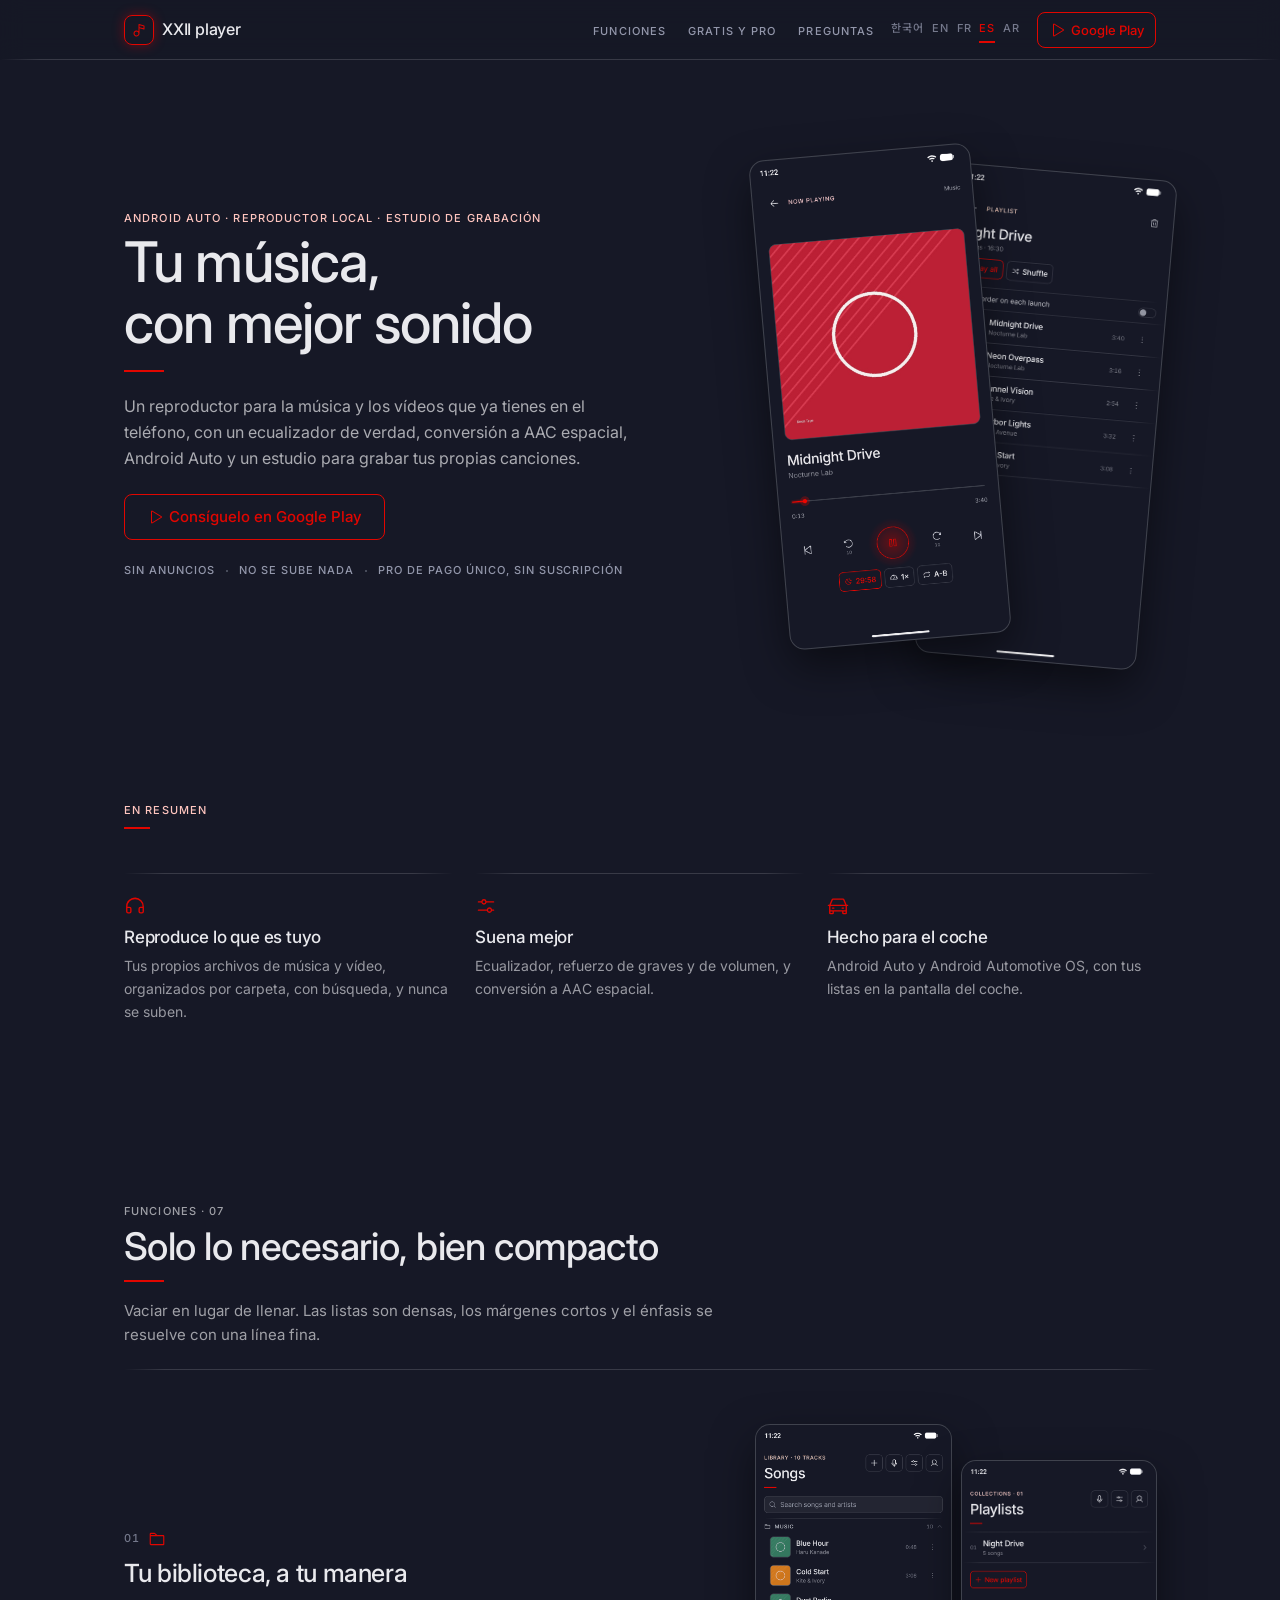
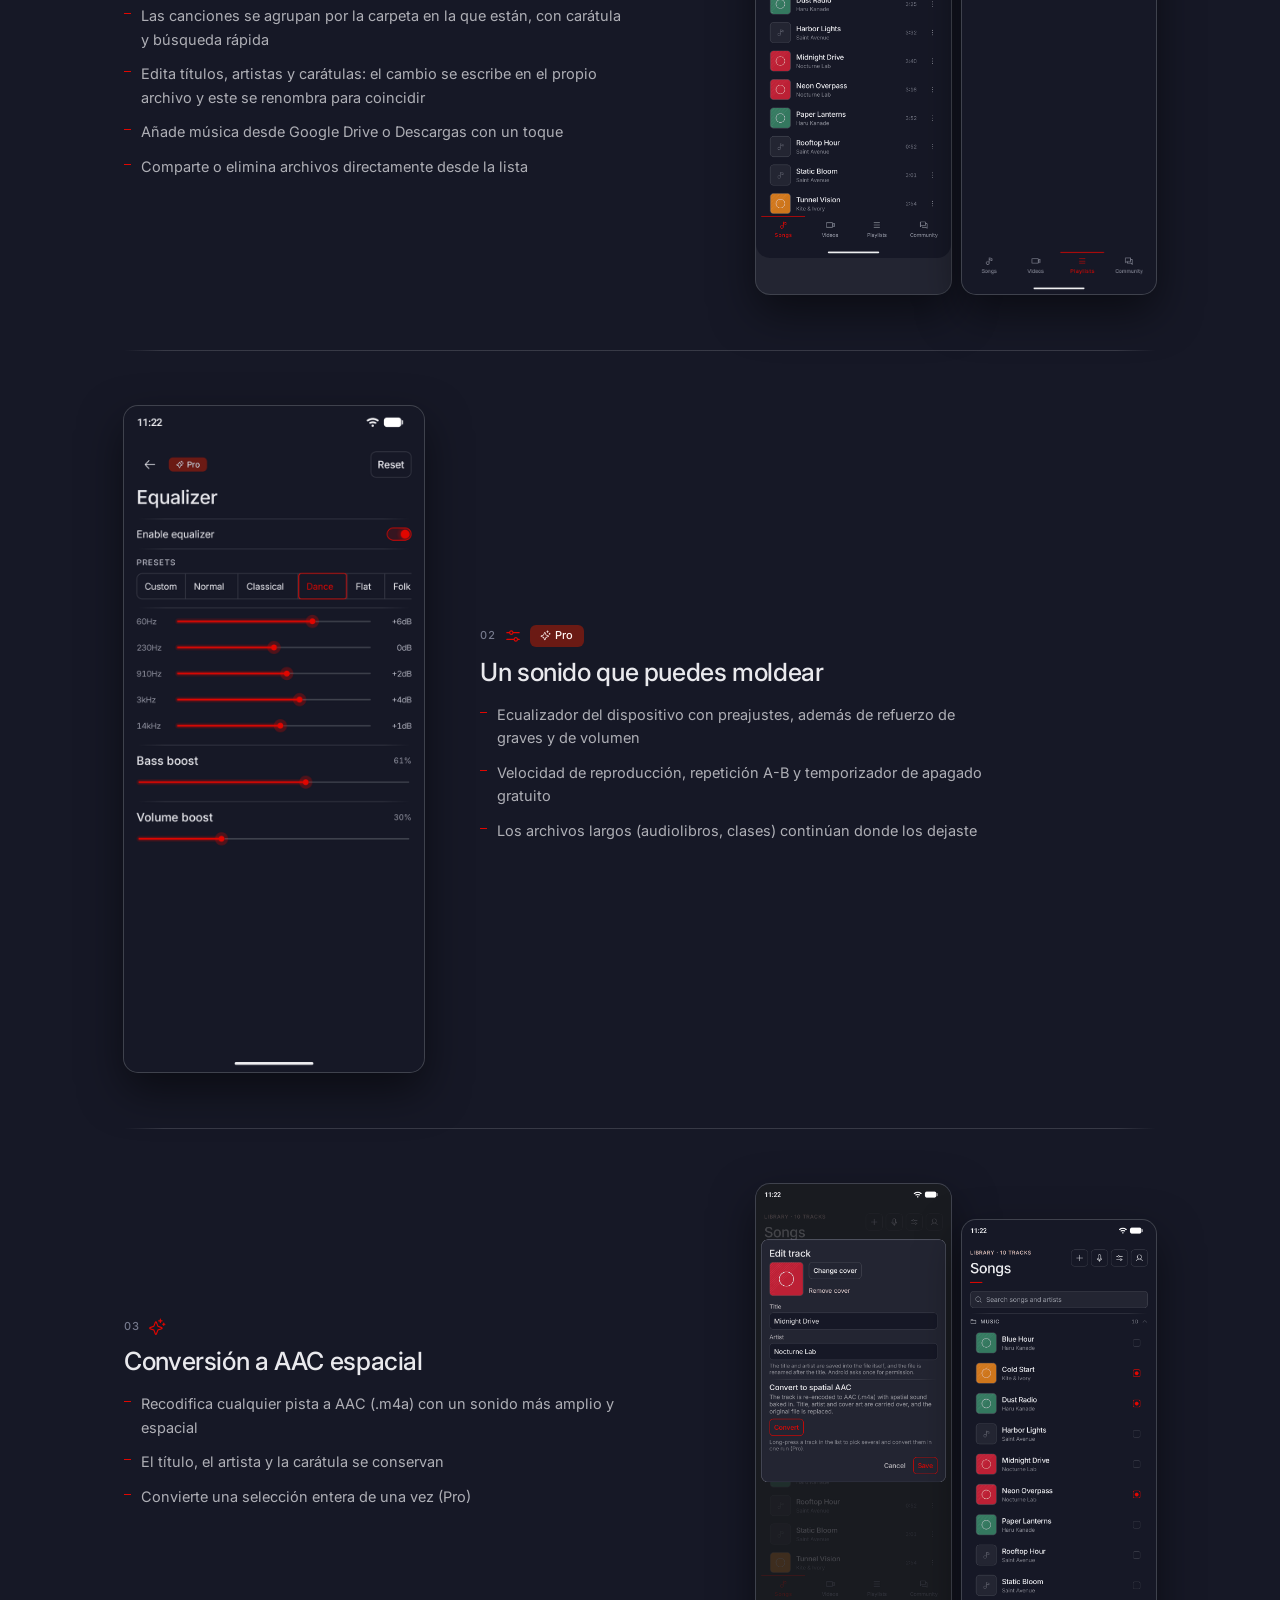
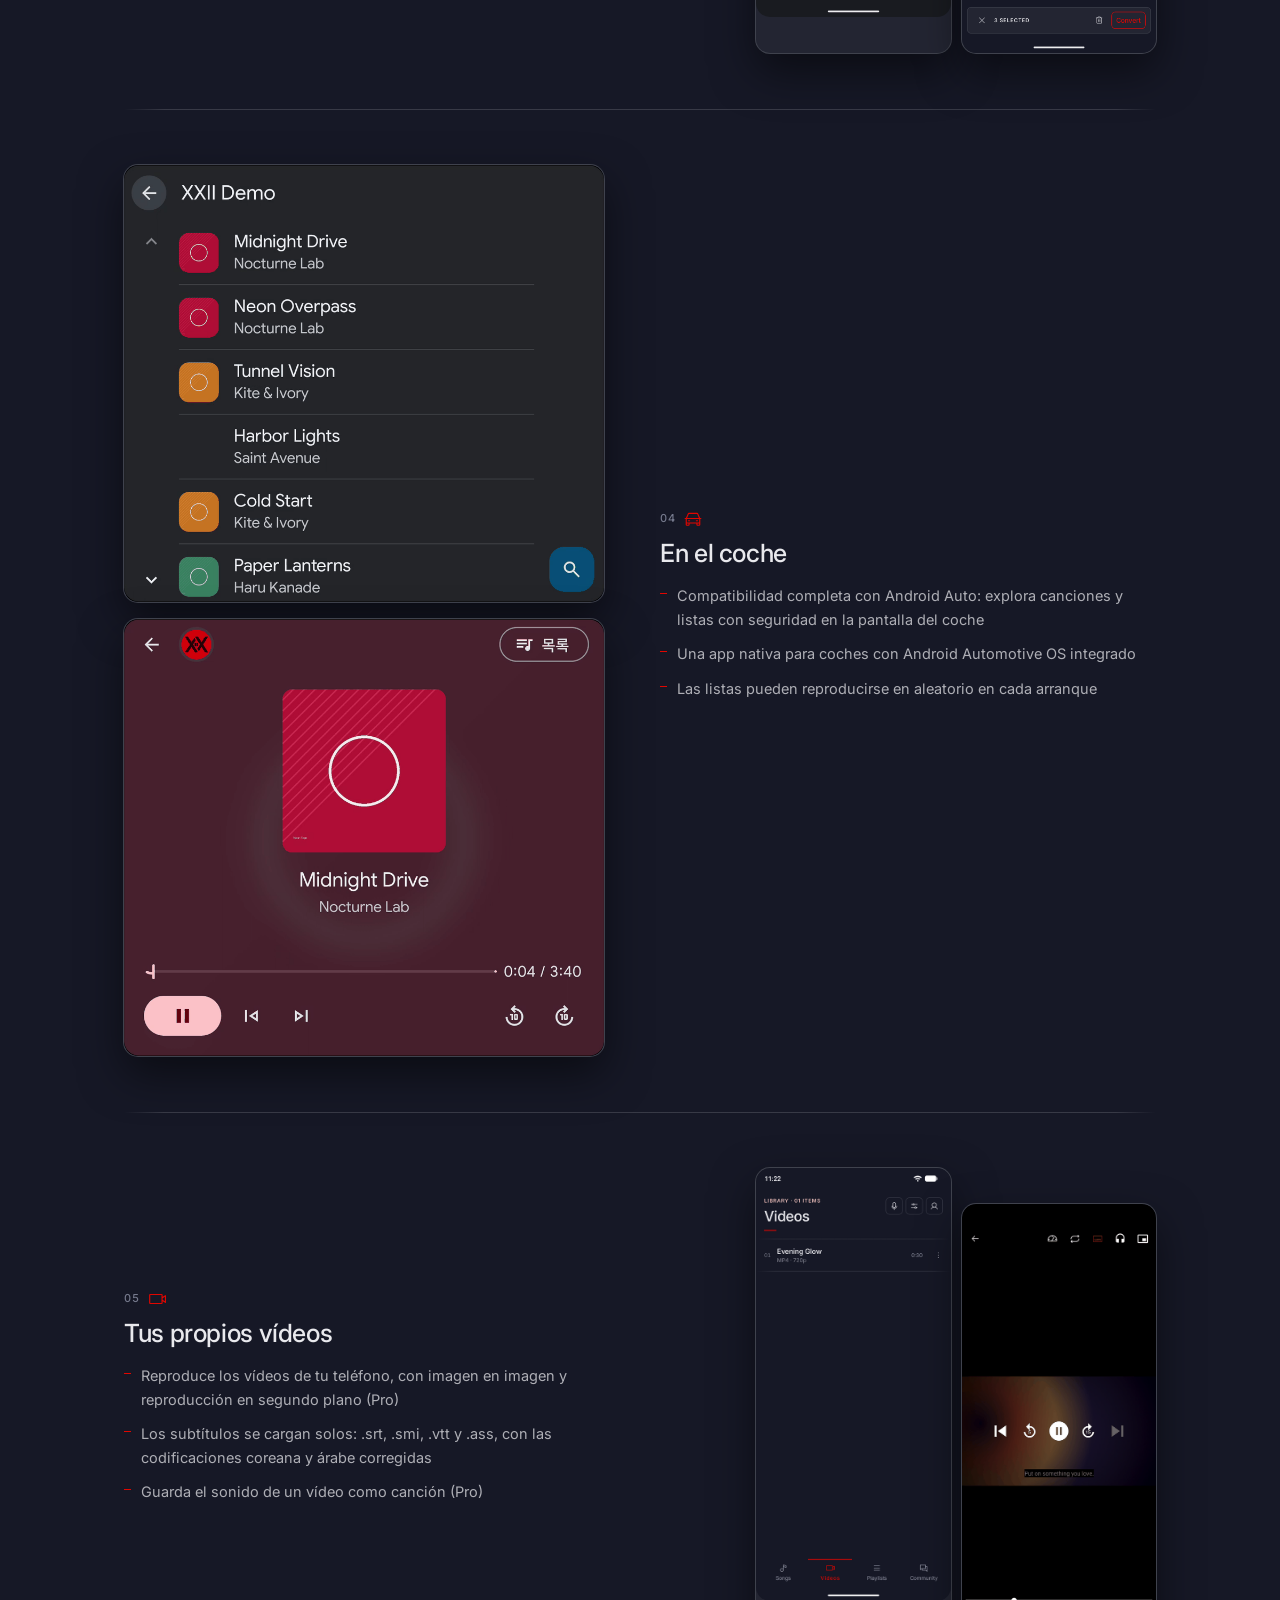
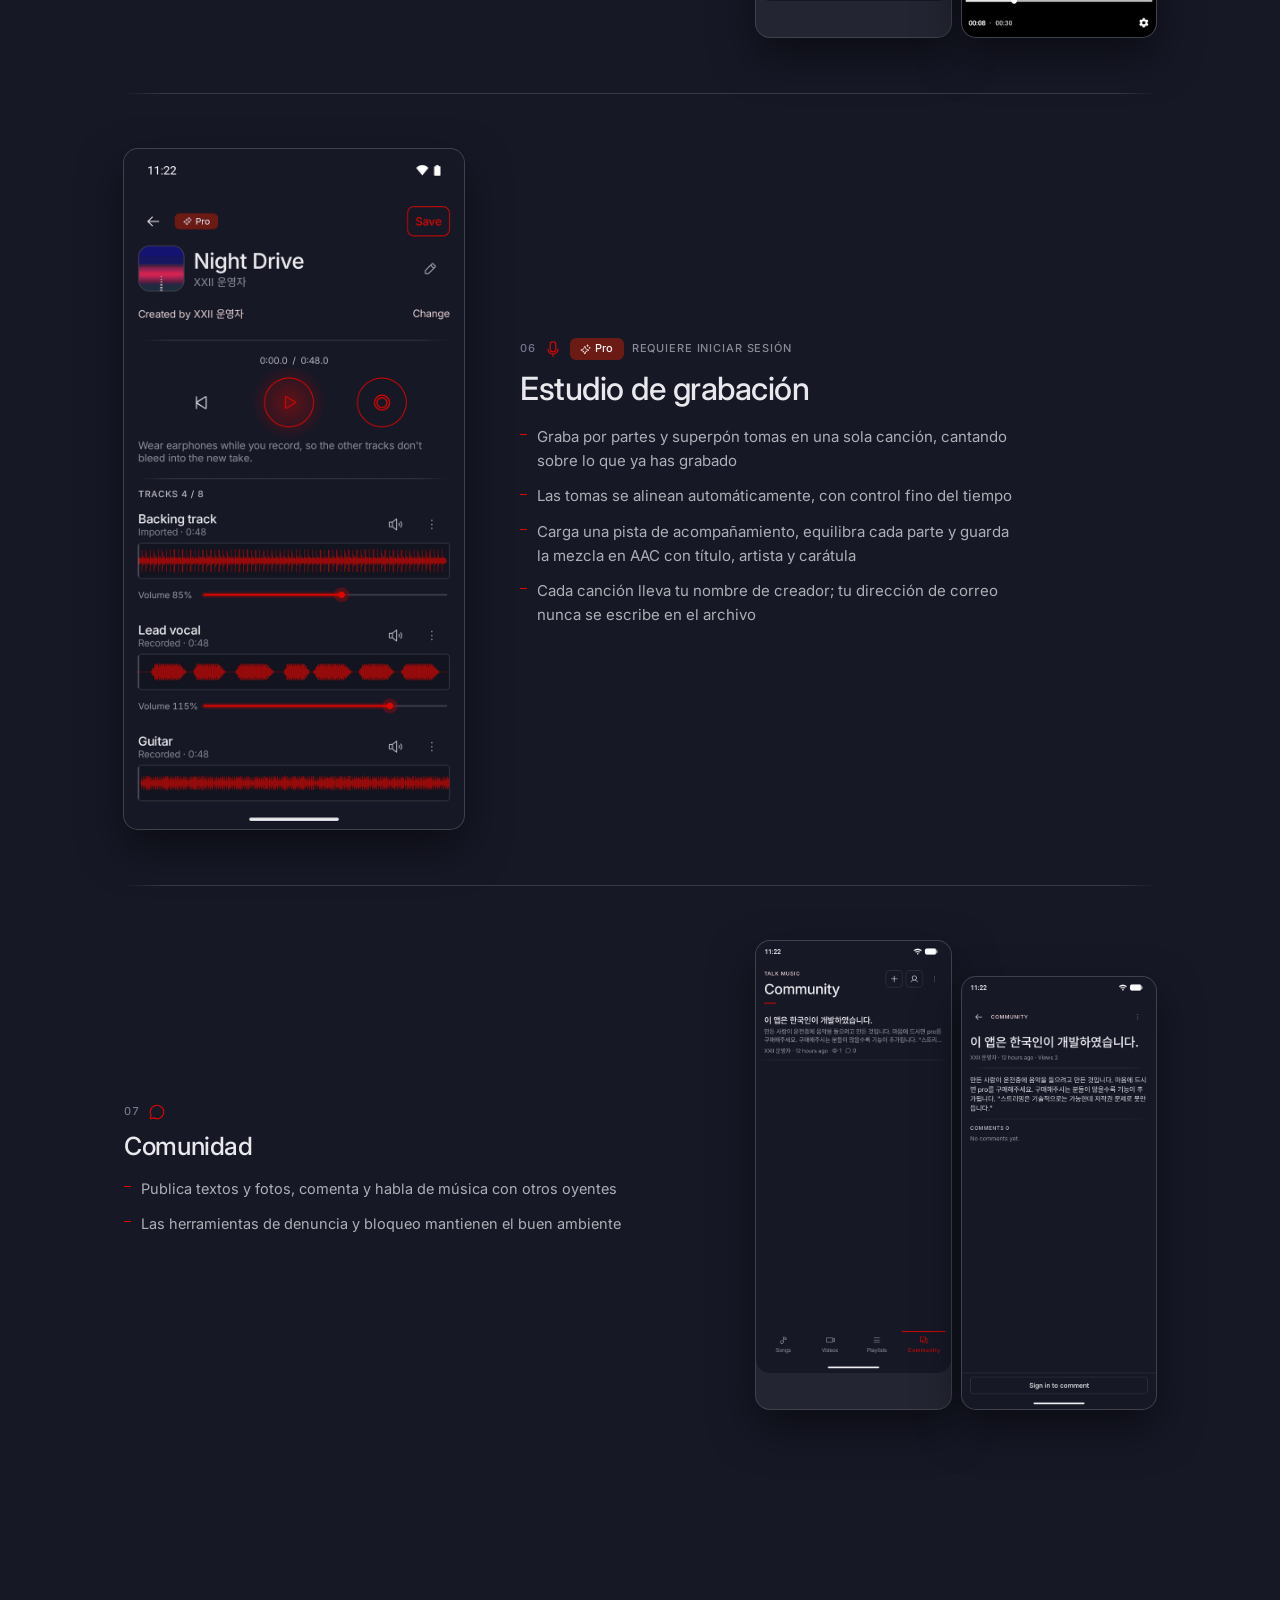
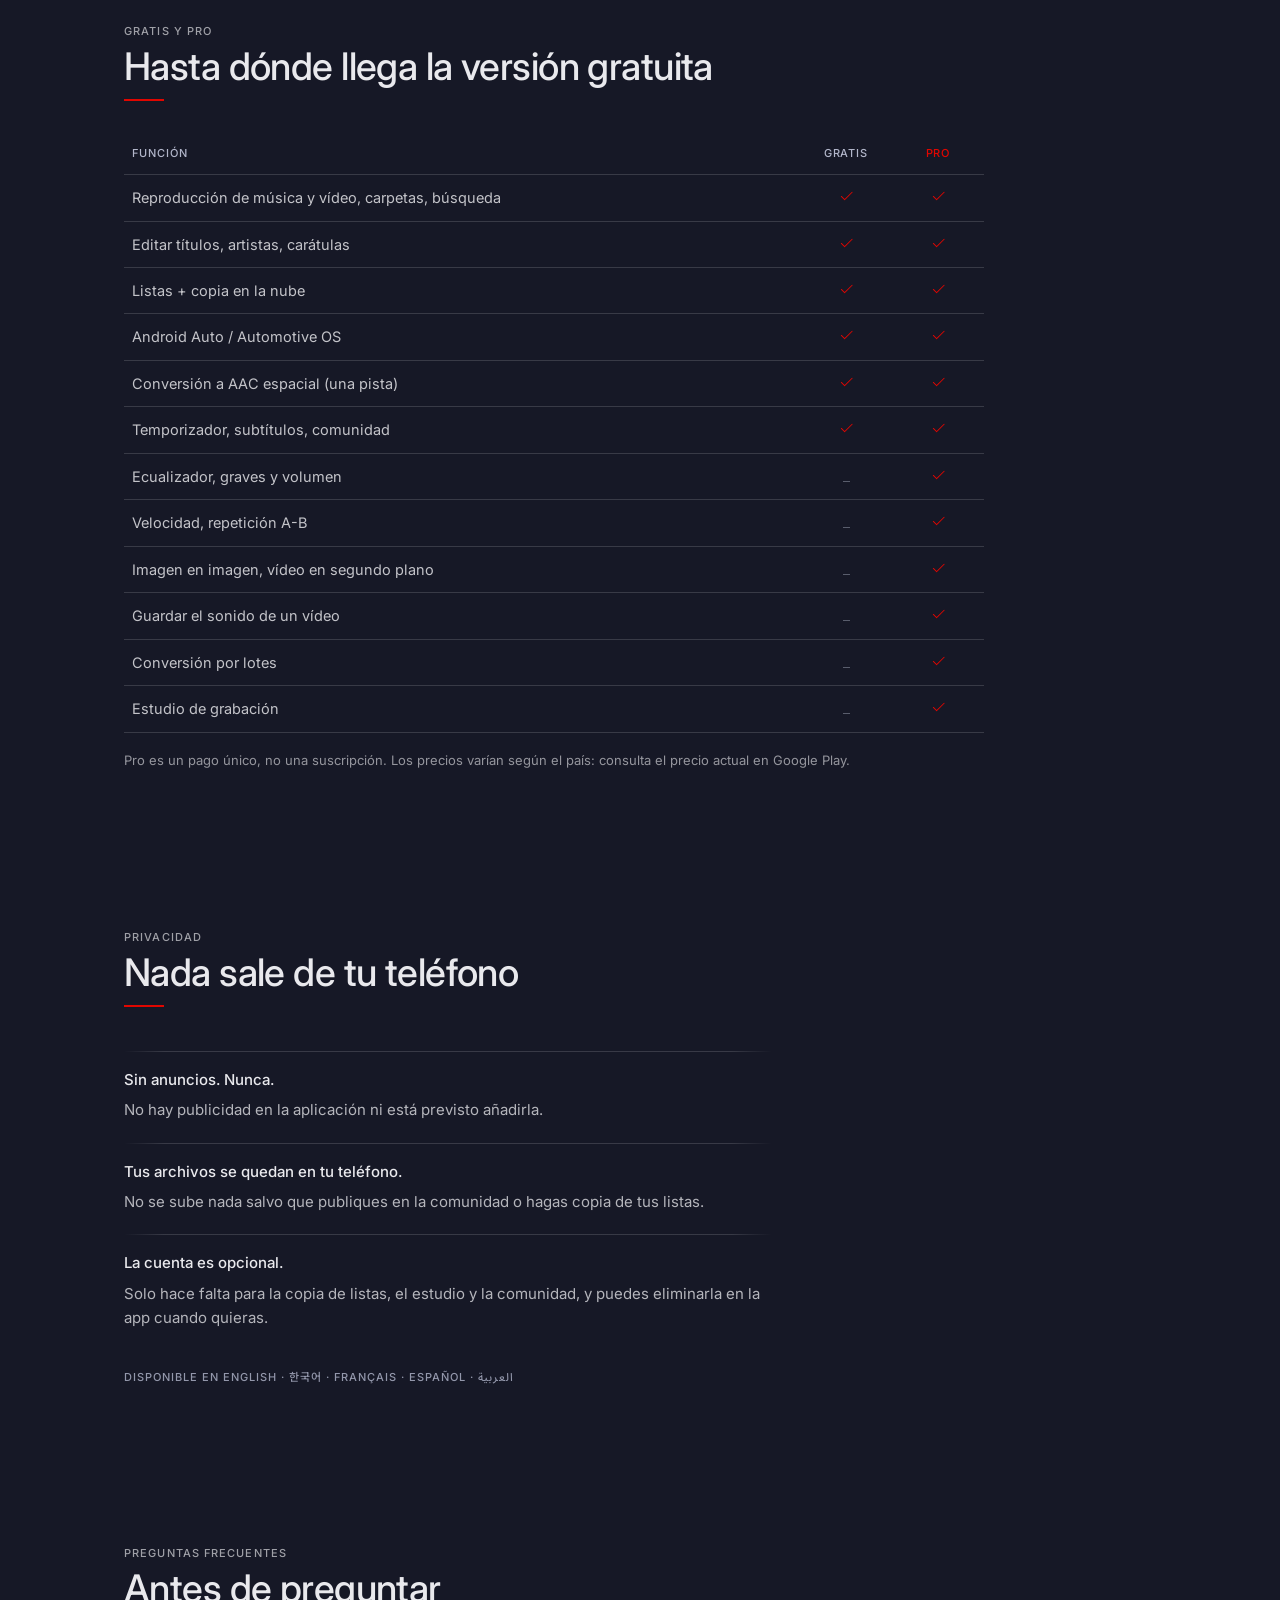
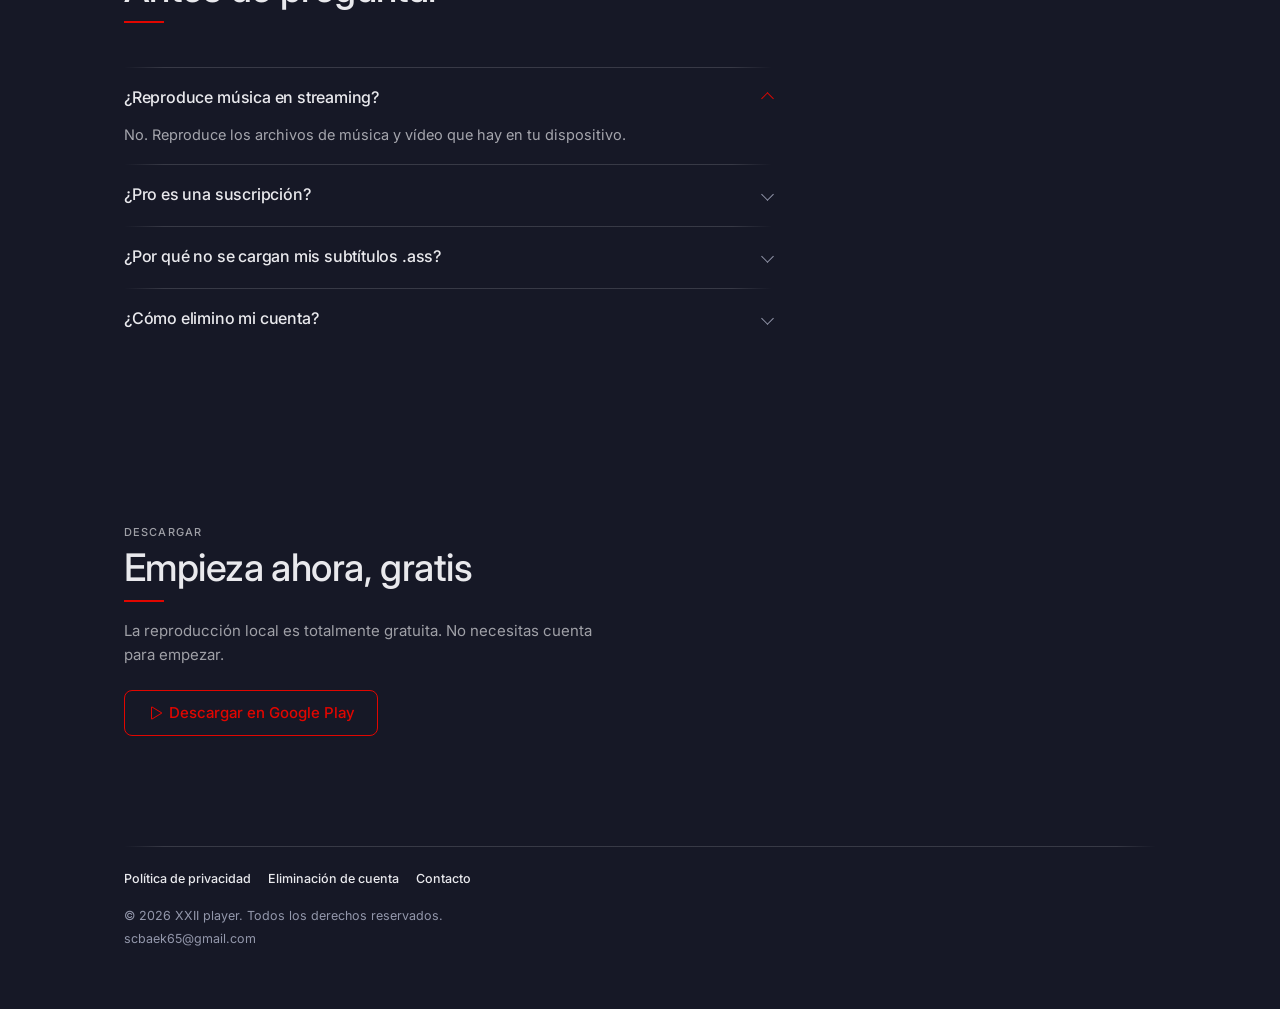
<file: es/index.html>
<!DOCTYPE html>
<html lang="es">
<head>
<meta charset="UTF-8">
<meta name="viewport" content="width=device-width, initial-scale=1.0">
<title>XXII player — Tu música, con mejor sonido</title>

<meta name="description" content="Un reproductor para la música y los vídeos que ya tienes en el teléfono, con un ecualizador de verdad, conversión a AAC espacial, Android Auto y un estudio para grabar tus propias canciones. Sin anuncios, no se sube nada." />
<meta name="keywords" content="XXII player, reproductor de música android, reproductor android auto, reproductor de música local, reproductor sin conexión, reproductor FLAC, reproductor MP3, ecualizador, sonido espacial, conversión AAC, app de grabación, reproductor de vídeo con subtítulos, Android Automotive" />
<meta name="author" content="XXII player" />
<meta name="robots" content="index, follow, max-image-preview:large, max-snippet:-1, max-video-preview:-1" />
<meta name="theme-color" content="#161826" />

<link rel="canonical" href="https://baseonsell.co.kr/es/" />
<link rel="alternate" hreflang="ko" href="https://baseonsell.co.kr/" />
<link rel="alternate" hreflang="en" href="https://baseonsell.co.kr/en/" />
<link rel="alternate" hreflang="fr" href="https://baseonsell.co.kr/fr/" />
<link rel="alternate" hreflang="es" href="https://baseonsell.co.kr/es/" />
<link rel="alternate" hreflang="ar" href="https://baseonsell.co.kr/ar/" />
<link rel="alternate" hreflang="x-default" href="https://baseonsell.co.kr/" />

<!-- Open Graph -->
<meta property="og:type" content="website" />
<meta property="og:site_name" content="XXII player" />
<meta property="og:locale" content="es_ES" />
<meta property="og:title" content="XXII player — Tu música, con mejor sonido" />
<meta property="og:description" content="Un reproductor para la música y los vídeos que ya tienes en el teléfono, con un ecualizador de verdad, conversión a AAC espacial, Android Auto y un estudio para grabar tus propias canciones. Sin anuncios, no se sube nada." />
<meta property="og:url" content="https://baseonsell.co.kr/es/" />
<meta property="og:image" content="https://baseonsell.co.kr/images/Frame512.png" />
<meta property="og:image:width" content="512" />
<meta property="og:image:height" content="512" />
<meta property="og:image:alt" content="XXII player" />

<!-- Twitter -->
<meta name="twitter:card" content="summary_large_image" />
<meta name="twitter:title" content="XXII player — Tu música, con mejor sonido" />
<meta name="twitter:description" content="Un reproductor para la música y los vídeos que ya tienes en el teléfono, con un ecualizador de verdad, conversión a AAC espacial, Android Auto y un estudio para grabar tus propias canciones. Sin anuncios, no se sube nada." />
<meta name="twitter:image" content="https://baseonsell.co.kr/images/Frame512.png" />

<!-- 파비콘 -->
<link rel="icon" type="image/png" sizes="32x32" href="../images/Frame32.png" />
<link rel="icon" type="image/png" sizes="16x16" href="../images/Frame16.png" />
<link rel="apple-touch-icon" sizes="180x180" href="../images/Frame180.png" />
<link rel="manifest" href="/site.webmanifest" />

<!-- 디자인 시스템 — Nocturne (브랜드 레드 액센트) -->
<link rel="preconnect" href="https://fonts.googleapis.com" />
<link rel="preconnect" href="https://fonts.gstatic.com" crossorigin />
<link rel="stylesheet" href="https://fonts.googleapis.com/css2?family=Inter:wght@400;500&family=Noto+Sans+KR:wght@400;500&family=Noto+Sans+Arabic:wght@400;500&display=swap" />
<link rel="stylesheet" href="../css/nocturne.css" />
<link rel="stylesheet" href="../css/landing.css" />

<script type="application/ld+json">
{
  "@context": "https://schema.org",
  "@type": "SoftwareApplication",
  "name": "XXII player",
  "applicationCategory": "MusicApplication",
  "operatingSystem": "Android",
  "inLanguage": "es",
  "description": "Un reproductor para la música y los vídeos que ya tienes en el teléfono, con un ecualizador de verdad, conversión a AAC espacial, Android Auto y un estudio para grabar tus propias canciones. Sin anuncios, no se sube nada.",
  "url": "https://baseonsell.co.kr/es/",
  "image": "https://baseonsell.co.kr/images/Frame512.png",
  "downloadUrl": "https://play.google.com/store/apps/details?id=com.media.xxiiplayer",
  "offers": {
    "@type": "Offer",
    "price": "0",
    "priceCurrency": "USD"
  },
  "aggregateRating": {
    "@type": "AggregateRating",
    "ratingValue": "4.0",
    "ratingCount": "2000"
  },
  "author": {
    "@type": "Organization",
    "name": "XXII player"
  }
}
</script>

<script type="application/ld+json">
{
  "@context": "https://schema.org",
  "@type": "FAQPage",
  "inLanguage": "es",
  "mainEntity": [
    {
      "@type": "Question",
      "name": "¿Reproduce música en streaming?",
      "acceptedAnswer": {
        "@type": "Answer",
        "text": "No. Reproduce los archivos de música y vídeo que hay en tu dispositivo."
      }
    },
    {
      "@type": "Question",
      "name": "¿Pro es una suscripción?",
      "acceptedAnswer": {
        "@type": "Answer",
        "text": "No, es un pago único."
      }
    },
    {
      "@type": "Question",
      "name": "¿Por qué no se cargan mis subtítulos .ass?",
      "acceptedAnswer": {
        "@type": "Answer",
        "text": "Android los oculta a las aplicaciones. Vincula la carpeta una vez desde el menú de subtítulos."
      }
    },
    {
      "@type": "Question",
      "name": "¿Cómo elimino mi cuenta?",
      "acceptedAnswer": {
        "@type": "Answer",
        "text": "En la app, Cuenta → Eliminar cuenta, o sigue las instrucciones de la página de eliminación de cuenta y datos."
      }
    }
  ]
}
</script>
</head>
<body>

<a class="skip-link" href="#main">Saltar al contenido</a>

<!-- ============================ 상단 바 ============================ -->
<nav class="topbar">
  <div class="topbar-inner">
    <a class="brand" href="../">
      <span class="brand-mark"><svg viewBox="0 0 256 256" fill="currentColor" aria-hidden="true"><path d="M210.3,56.34l-80-24A8,8,0,0,0,120,40V148.26A48,48,0,1,0,136,184V98.75l69.7,20.91A8,8,0,0,0,216,112V64A8,8,0,0,0,210.3,56.34ZM88,216a32,32,0,1,1,32-32A32,32,0,0,1,88,216Zm112-114.75L136,82.05V50.75l64,19.2Z"/></svg></span>
      <span class="brand-name">XXII player</span>
    </a>

    <ul class="topbar-nav">
      <li><a href="#features">Funciones</a></li>
      <li><a href="#plans">Gratis y Pro</a></li>
      <li><a href="#faq">Preguntas</a></li>
    </ul>

    <div class="lang-switch" role="group" aria-label="Idioma">
        <a href="../" hreflang="ko" lang="ko">한국어</a>
        <a href="../en/" hreflang="en" lang="en">EN</a>
        <a href="../fr/" hreflang="fr" lang="fr">FR</a>
        <a href="../es/" hreflang="es" lang="es" aria-current="true">ES</a>
        <a href="../ar/" hreflang="ar" lang="ar">AR</a>
    </div>

    <a class="btn btn-accent" href="https://play.google.com/store/apps/details?id=com.media.xxiiplayer"><svg viewBox="0 0 256 256" fill="currentColor" aria-hidden="true"><path d="M232.4,114.49,88.32,26.35a16,16,0,0,0-16.2-.3A15.86,15.86,0,0,0,64,39.87V216.13A15.94,15.94,0,0,0,80,232a16.07,16.07,0,0,0,8.36-2.35L232.4,141.51a15.81,15.81,0,0,0,0-27ZM80,215.94V40l143.83,88Z"/></svg>Google Play</a>
  </div>
</nav>

<main id="main">

<!-- ============================ 히어로 ============================ -->
<section class="hero">
  <div class="hero-copy">
    <p class="kicker">Android Auto · Reproductor local · Estudio de grabación</p>
    <h1>Tu música,<br>con mejor sonido</h1>
    <hr class="mark mark-lg">
    <p class="hero-lead">Un reproductor para la música y los vídeos que ya tienes en el teléfono, con un ecualizador de verdad, conversión a AAC espacial, Android Auto y un estudio para grabar tus propias canciones.</p>

    <div class="hero-actions">
      <a class="btn btn-accent btn-lg" href="https://play.google.com/store/apps/details?id=com.media.xxiiplayer"><svg viewBox="0 0 256 256" fill="currentColor" aria-hidden="true"><path d="M232.4,114.49,88.32,26.35a16,16,0,0,0-16.2-.3A15.86,15.86,0,0,0,64,39.87V216.13A15.94,15.94,0,0,0,80,232a16.07,16.07,0,0,0,8.36-2.35L232.4,141.51a15.81,15.81,0,0,0,0-27ZM80,215.94V40l143.83,88Z"/></svg>Consíguelo en Google Play</a>
    </div>

    <p class="hero-trust">
        <span>Sin anuncios</span>
        <span class="dot"></span>
        <span>No se sube nada</span>
        <span class="dot"></span>
        <span>Pro de pago único, sin suscripción</span>
    </p>
  </div>

  <div class="hero-shots">
    <figure class="shot">
          <img src="../images/shots/02_now_playing.png" alt="XXII player" width="720" height="1600" decoding="async"
               onload="this.closest('.shot').classList.add('is-loaded')">
          <figcaption class="shot-note" style="aspect-ratio:720/1600"><svg viewBox="0 0 256 256" fill="currentColor" aria-hidden="true"><path d="M216,40H40A16,16,0,0,0,24,56V200a16,16,0,0,0,16,16H216a16,16,0,0,0,16-16V56A16,16,0,0,0,216,40Zm0,16V158.75l-26.07-26.06a16,16,0,0,0-22.63,0l-20,20-44-44a16,16,0,0,0-22.62,0L40,149.37V56ZM40,172l52-52,80,80H40Zm176,28H194.63l-36-36,20-20L216,181.31V200Zm-72-92a12,12,0,1,1,12,12A12,12,0,0,1,144,108Z"/></svg><span>Captura pendiente</span><code>images/shots/02_now_playing.png</code></figcaption>
        </figure>
    <figure class="shot">
          <img src="../images/shots/04b_playlist_detail.png" alt="XXII player" width="480" height="1067" decoding="async"
               onload="this.closest('.shot').classList.add('is-loaded')">
          <figcaption class="shot-note" style="aspect-ratio:480/1067"><svg viewBox="0 0 256 256" fill="currentColor" aria-hidden="true"><path d="M216,40H40A16,16,0,0,0,24,56V200a16,16,0,0,0,16,16H216a16,16,0,0,0,16-16V56A16,16,0,0,0,216,40Zm0,16V158.75l-26.07-26.06a16,16,0,0,0-22.63,0l-20,20-44-44a16,16,0,0,0-22.62,0L40,149.37V56ZM40,172l52-52,80,80H40Zm176,28H194.63l-36-36,20-20L216,181.31V200Zm-72-92a12,12,0,1,1,12,12A12,12,0,0,1,144,108Z"/></svg><span>Captura pendiente</span><code>images/shots/04b_playlist_detail.png</code></figcaption>
        </figure>
  </div>
</section>

<!-- ============================ 핵심 가치 ============================ -->
<section class="section">
  <p class="kicker">En resumen</p>
  <hr class="mark">
  <div class="values" style="margin-top:44px">
      <article class="value">
        <div class="value-icon"><svg viewBox="0 0 256 256" fill="currentColor" aria-hidden="true"><path d="M201.89,62.11A104,104,0,0,0,24,136v56a24,24,0,0,0,24,24H64a24,24,0,0,0,24-24V160a24,24,0,0,0-24-24H40.36A88,88,0,0,1,128,48h.67a88,88,0,0,1,87,88H192a24,24,0,0,0-24,24v32a24,24,0,0,0,24,24h16a24,24,0,0,0,24-24V136A103.32,103.32,0,0,0,201.89,62.11ZM64,152a8,8,0,0,1,8,8v32a8,8,0,0,1-8,8H48a8,8,0,0,1-8-8V152Zm152,40a8,8,0,0,1-8,8H192a8,8,0,0,1-8-8V160a8,8,0,0,1,8-8h24Z"/></svg></div>
        <h3>Reproduce lo que es tuyo</h3>
        <p>Tus propios archivos de música y vídeo, organizados por carpeta, con búsqueda, y nunca se suben.</p>
      </article>
      <article class="value">
        <div class="value-icon"><svg viewBox="0 0 256 256" fill="currentColor" aria-hidden="true"><path d="M40,88H73a32,32,0,0,0,62,0h81a8,8,0,0,0,0-16H135a32,32,0,0,0-62,0H40a8,8,0,0,0,0,16Zm64-24a16,16,0,1,1-16,16A16,16,0,0,1,104,64ZM216,168H199a32,32,0,0,0-62,0H40a8,8,0,0,0,0,16h97a32,32,0,0,0,62,0h17a8,8,0,0,0,0-16Zm-48,24a16,16,0,1,1,16-16A16,16,0,0,1,168,192Z"/></svg></div>
        <h3>Suena mejor</h3>
        <p>Ecualizador, refuerzo de graves y de volumen, y conversión a AAC espacial.</p>
      </article>
      <article class="value">
        <div class="value-icon"><svg viewBox="0 0 256 256" fill="currentColor" aria-hidden="true"><path d="M240,112H229.2L201.42,49.5A16,16,0,0,0,186.8,40H69.2a16,16,0,0,0-14.62,9.5L26.8,112H16a8,8,0,0,0,0,16h8v80a16,16,0,0,0,16,16H64a16,16,0,0,0,16-16V192h96v16a16,16,0,0,0,16,16h24a16,16,0,0,0,16-16V128h8a8,8,0,0,0,0-16ZM69.2,56H186.8l24.89,56H44.31ZM64,208H40V192H64Zm128,0V192h24v16Zm24-32H40V128H216ZM56,152a8,8,0,0,1,8-8H80a8,8,0,0,1,0,16H64A8,8,0,0,1,56,152Zm112,0a8,8,0,0,1,8-8h16a8,8,0,0,1,0,16H176A8,8,0,0,1,168,152Z"/></svg></div>
        <h3>Hecho para el coche</h3>
        <p>Android Auto y Android Automotive OS, con tus listas en la pantalla del coche.</p>
      </article>
  </div>
</section>

<!-- ============================ 기능 상세 ============================ -->
<section class="section" id="features">
  <div class="section-head">
    <p class="kicker">Funciones · 07</p>
    <h2>Solo lo necesario, bien compacto</h2>
    <hr class="mark mark-lg">
    <p>Vaciar en lugar de llenar. Las listas son densas, los márgenes cortos y el énfasis se resuelve con una línea fina.</p>
  </div>

  <div class="feats">
    <article class="feat feat-pair">
      <div class="feat-copy">
        <div class="feat-head">
          <span class="feat-num">01</span>
          <span class="feat-icon"><svg viewBox="0 0 256 256" fill="currentColor" aria-hidden="true"><path d="M216,72H131.31L104,44.69A15.86,15.86,0,0,0,92.69,40H40A16,16,0,0,0,24,56V200.62A15.4,15.4,0,0,0,39.38,216H216.89A15.13,15.13,0,0,0,232,200.89V88A16,16,0,0,0,216,72ZM40,56H92.69l16,16H40ZM216,200H40V88H216Z"/></svg></span>
          
        </div>
        <h3>Tu biblioteca, a tu manera</h3>
        <ul class="feat-list">
          <li>Las canciones se agrupan por la carpeta en la que están, con carátula y búsqueda rápida</li>
          <li>Edita títulos, artistas y carátulas: el cambio se escribe en el propio archivo y este se renombra para coincidir</li>
          <li>Añade música desde Google Drive o Descargas con un toque</li>
          <li>Comparte o elimina archivos directamente desde la lista</li>
        </ul>
      </div>
      <div class="feat-media is-pair">
        <figure class="shot">
          <img src="../images/shots/01_songs.png" alt="Tu biblioteca, a tu manera — XXII player" width="720" height="1600" loading="lazy" decoding="async"
               onload="this.closest('.shot').classList.add('is-loaded')">
          <figcaption class="shot-note" style="aspect-ratio:720/1600"><svg viewBox="0 0 256 256" fill="currentColor" aria-hidden="true"><path d="M216,40H40A16,16,0,0,0,24,56V200a16,16,0,0,0,16,16H216a16,16,0,0,0,16-16V56A16,16,0,0,0,216,40Zm0,16V158.75l-26.07-26.06a16,16,0,0,0-22.63,0l-20,20-44-44a16,16,0,0,0-22.62,0L40,149.37V56ZM40,172l52-52,80,80H40Zm176,28H194.63l-36-36,20-20L216,181.31V200Zm-72-92a12,12,0,1,1,12,12A12,12,0,0,1,144,108Z"/></svg><span>Captura pendiente</span><code>images/shots/01_songs.png</code></figcaption>
        </figure>
        <figure class="shot">
          <img src="../images/shots/04a_playlists.png" alt="Tu biblioteca, a tu manera — XXII player" width="480" height="1067" loading="lazy" decoding="async"
               onload="this.closest('.shot').classList.add('is-loaded')">
          <figcaption class="shot-note" style="aspect-ratio:480/1067"><svg viewBox="0 0 256 256" fill="currentColor" aria-hidden="true"><path d="M216,40H40A16,16,0,0,0,24,56V200a16,16,0,0,0,16,16H216a16,16,0,0,0,16-16V56A16,16,0,0,0,216,40Zm0,16V158.75l-26.07-26.06a16,16,0,0,0-22.63,0l-20,20-44-44a16,16,0,0,0-22.62,0L40,149.37V56ZM40,172l52-52,80,80H40Zm176,28H194.63l-36-36,20-20L216,181.31V200Zm-72-92a12,12,0,1,1,12,12A12,12,0,0,1,144,108Z"/></svg><span>Captura pendiente</span><code>images/shots/04a_playlists.png</code></figcaption>
        </figure>
      </div>
    </article>
    <article class="feat">
      <div class="feat-copy">
        <div class="feat-head">
          <span class="feat-num">02</span>
          <span class="feat-icon"><svg viewBox="0 0 256 256" fill="currentColor" aria-hidden="true"><path d="M40,88H73a32,32,0,0,0,62,0h81a8,8,0,0,0,0-16H135a32,32,0,0,0-62,0H40a8,8,0,0,0,0,16Zm64-24a16,16,0,1,1-16,16A16,16,0,0,1,104,64ZM216,168H199a32,32,0,0,0-62,0H40a8,8,0,0,0,0,16h97a32,32,0,0,0,62,0h17a8,8,0,0,0,0-16Zm-48,24a16,16,0,1,1,16-16A16,16,0,0,1,168,192Z"/></svg></span>
          <span class="tag"><svg viewBox="0 0 256 256" fill="currentColor" aria-hidden="true"><path d="M197.58,129.06,146,110l-19-51.62a15.92,15.92,0,0,0-29.88,0L78,110l-51.62,19a15.92,15.92,0,0,0,0,29.88L78,178l19,51.62a15.92,15.92,0,0,0,29.88,0L146,178l51.62-19a15.92,15.92,0,0,0,0-29.88ZM137,164.22a8,8,0,0,0-4.74,4.74L112,223.85,91.78,169A8,8,0,0,0,87,164.22L32.15,144,87,123.78A8,8,0,0,0,91.78,119L112,64.15,132.22,119a8,8,0,0,0,4.74,4.74L191.85,144ZM144,40a8,8,0,0,1,8-8h16V16a8,8,0,0,1,16,0V32h16a8,8,0,0,1,0,16H184V64a8,8,0,0,1-16,0V48H152A8,8,0,0,1,144,40ZM248,88a8,8,0,0,1-8,8h-8v8a8,8,0,0,1-16,0V96h-8a8,8,0,0,1,0-16h8V72a8,8,0,0,1,16,0v8h8A8,8,0,0,1,248,88Z"/></svg>Pro</span>
        </div>
        <h3>Un sonido que puedes moldear</h3>
        <ul class="feat-list">
          <li>Ecualizador del dispositivo con preajustes, además de refuerzo de graves y de volumen</li>
          <li>Velocidad de reproducción, repetición A-B y temporizador de apagado gratuito</li>
          <li>Los archivos largos (audiolibros, clases) continúan donde los dejaste</li>
        </ul>
      </div>
      <div class="feat-media">
        <figure class="shot">
          <img src="../images/shots/03_equalizer.png" alt="Un sonido que puedes moldear — XXII player" width="720" height="1600" loading="lazy" decoding="async"
               onload="this.closest('.shot').classList.add('is-loaded')">
          <figcaption class="shot-note" style="aspect-ratio:720/1600"><svg viewBox="0 0 256 256" fill="currentColor" aria-hidden="true"><path d="M216,40H40A16,16,0,0,0,24,56V200a16,16,0,0,0,16,16H216a16,16,0,0,0,16-16V56A16,16,0,0,0,216,40Zm0,16V158.75l-26.07-26.06a16,16,0,0,0-22.63,0l-20,20-44-44a16,16,0,0,0-22.62,0L40,149.37V56ZM40,172l52-52,80,80H40Zm176,28H194.63l-36-36,20-20L216,181.31V200Zm-72-92a12,12,0,1,1,12,12A12,12,0,0,1,144,108Z"/></svg><span>Captura pendiente</span><code>images/shots/03_equalizer.png</code></figcaption>
        </figure>
      </div>
    </article>
    <article class="feat feat-pair">
      <div class="feat-copy">
        <div class="feat-head">
          <span class="feat-num">03</span>
          <span class="feat-icon"><svg viewBox="0 0 256 256" fill="currentColor" aria-hidden="true"><path d="M197.58,129.06,146,110l-19-51.62a15.92,15.92,0,0,0-29.88,0L78,110l-51.62,19a15.92,15.92,0,0,0,0,29.88L78,178l19,51.62a15.92,15.92,0,0,0,29.88,0L146,178l51.62-19a15.92,15.92,0,0,0,0-29.88ZM137,164.22a8,8,0,0,0-4.74,4.74L112,223.85,91.78,169A8,8,0,0,0,87,164.22L32.15,144,87,123.78A8,8,0,0,0,91.78,119L112,64.15,132.22,119a8,8,0,0,0,4.74,4.74L191.85,144ZM144,40a8,8,0,0,1,8-8h16V16a8,8,0,0,1,16,0V32h16a8,8,0,0,1,0,16H184V64a8,8,0,0,1-16,0V48H152A8,8,0,0,1,144,40ZM248,88a8,8,0,0,1-8,8h-8v8a8,8,0,0,1-16,0V96h-8a8,8,0,0,1,0-16h8V72a8,8,0,0,1,16,0v8h8A8,8,0,0,1,248,88Z"/></svg></span>
          
        </div>
        <h3>Conversión a AAC espacial</h3>
        <ul class="feat-list">
          <li>Recodifica cualquier pista a AAC (.m4a) con un sonido más amplio y espacial</li>
          <li>El título, el artista y la carátula se conservan</li>
          <li>Convierte una selección entera de una vez (Pro)</li>
        </ul>
      </div>
      <div class="feat-media is-pair">
        <figure class="shot">
          <img src="../images/shots/05_edit_aac.png" alt="Conversión a AAC espacial — XXII player" width="720" height="1600" loading="lazy" decoding="async"
               onload="this.closest('.shot').classList.add('is-loaded')">
          <figcaption class="shot-note" style="aspect-ratio:720/1600"><svg viewBox="0 0 256 256" fill="currentColor" aria-hidden="true"><path d="M216,40H40A16,16,0,0,0,24,56V200a16,16,0,0,0,16,16H216a16,16,0,0,0,16-16V56A16,16,0,0,0,216,40Zm0,16V158.75l-26.07-26.06a16,16,0,0,0-22.63,0l-20,20-44-44a16,16,0,0,0-22.62,0L40,149.37V56ZM40,172l52-52,80,80H40Zm176,28H194.63l-36-36,20-20L216,181.31V200Zm-72-92a12,12,0,1,1,12,12A12,12,0,0,1,144,108Z"/></svg><span>Captura pendiente</span><code>images/shots/05_edit_aac.png</code></figcaption>
        </figure>
        <figure class="shot">
          <img src="../images/shots/06_multi_select.png" alt="Conversión a AAC espacial — XXII player" width="720" height="1600" loading="lazy" decoding="async"
               onload="this.closest('.shot').classList.add('is-loaded')">
          <figcaption class="shot-note" style="aspect-ratio:720/1600"><svg viewBox="0 0 256 256" fill="currentColor" aria-hidden="true"><path d="M216,40H40A16,16,0,0,0,24,56V200a16,16,0,0,0,16,16H216a16,16,0,0,0,16-16V56A16,16,0,0,0,216,40Zm0,16V158.75l-26.07-26.06a16,16,0,0,0-22.63,0l-20,20-44-44a16,16,0,0,0-22.62,0L40,149.37V56ZM40,172l52-52,80,80H40Zm176,28H194.63l-36-36,20-20L216,181.31V200Zm-72-92a12,12,0,1,1,12,12A12,12,0,0,1,144,108Z"/></svg><span>Captura pendiente</span><code>images/shots/06_multi_select.png</code></figcaption>
        </figure>
      </div>
    </article>
    <article class="feat feat-wide">
      <div class="feat-copy">
        <div class="feat-head">
          <span class="feat-num">04</span>
          <span class="feat-icon"><svg viewBox="0 0 256 256" fill="currentColor" aria-hidden="true"><path d="M240,112H229.2L201.42,49.5A16,16,0,0,0,186.8,40H69.2a16,16,0,0,0-14.62,9.5L26.8,112H16a8,8,0,0,0,0,16h8v80a16,16,0,0,0,16,16H64a16,16,0,0,0,16-16V192h96v16a16,16,0,0,0,16,16h24a16,16,0,0,0,16-16V128h8a8,8,0,0,0,0-16ZM69.2,56H186.8l24.89,56H44.31ZM64,208H40V192H64Zm128,0V192h24v16Zm24-32H40V128H216ZM56,152a8,8,0,0,1,8-8H80a8,8,0,0,1,0,16H64A8,8,0,0,1,56,152Zm112,0a8,8,0,0,1,8-8h16a8,8,0,0,1,0,16H176A8,8,0,0,1,168,152Z"/></svg></span>
          
        </div>
        <h3>En el coche</h3>
        <ul class="feat-list">
          <li>Compatibilidad completa con Android Auto: explora canciones y listas con seguridad en la pantalla del coche</li>
          <li>Una app nativa para coches con Android Automotive OS integrado</li>
          <li>Las listas pueden reproducirse en aleatorio en cada arranque</li>
        </ul>
      </div>
      <div class="feat-media is-stack">
        <figure class="shot">
          <img src="../images/shots/13_android_auto_playlist.png" alt="En el coche — XXII player" width="900" height="820" loading="lazy" decoding="async"
               onload="this.closest('.shot').classList.add('is-loaded')">
          <figcaption class="shot-note" style="aspect-ratio:900/820"><svg viewBox="0 0 256 256" fill="currentColor" aria-hidden="true"><path d="M216,40H40A16,16,0,0,0,24,56V200a16,16,0,0,0,16,16H216a16,16,0,0,0,16-16V56A16,16,0,0,0,216,40Zm0,16V158.75l-26.07-26.06a16,16,0,0,0-22.63,0l-20,20-44-44a16,16,0,0,0-22.62,0L40,149.37V56ZM40,172l52-52,80,80H40Zm176,28H194.63l-36-36,20-20L216,181.31V200Zm-72-92a12,12,0,1,1,12,12A12,12,0,0,1,144,108Z"/></svg><span>Captura pendiente</span><code>images/shots/13_android_auto_playlist.png</code></figcaption>
        </figure>
        <figure class="shot">
          <img src="../images/shots/14_android_auto_now_playing.png" alt="En el coche — XXII player" width="900" height="820" loading="lazy" decoding="async"
               onload="this.closest('.shot').classList.add('is-loaded')">
          <figcaption class="shot-note" style="aspect-ratio:900/820"><svg viewBox="0 0 256 256" fill="currentColor" aria-hidden="true"><path d="M216,40H40A16,16,0,0,0,24,56V200a16,16,0,0,0,16,16H216a16,16,0,0,0,16-16V56A16,16,0,0,0,216,40Zm0,16V158.75l-26.07-26.06a16,16,0,0,0-22.63,0l-20,20-44-44a16,16,0,0,0-22.62,0L40,149.37V56ZM40,172l52-52,80,80H40Zm176,28H194.63l-36-36,20-20L216,181.31V200Zm-72-92a12,12,0,1,1,12,12A12,12,0,0,1,144,108Z"/></svg><span>Captura pendiente</span><code>images/shots/14_android_auto_now_playing.png</code></figcaption>
        </figure>
      </div>
    </article>
    <article class="feat feat-pair">
      <div class="feat-copy">
        <div class="feat-head">
          <span class="feat-num">05</span>
          <span class="feat-icon"><svg viewBox="0 0 256 256" fill="currentColor" aria-hidden="true"><path d="M251.77,73a8,8,0,0,0-8.21.39L208,97.05V72a16,16,0,0,0-16-16H32A16,16,0,0,0,16,72V184a16,16,0,0,0,16,16H192a16,16,0,0,0,16-16V159l35.56,23.71A8,8,0,0,0,248,184a8,8,0,0,0,8-8V80A8,8,0,0,0,251.77,73ZM192,184H32V72H192V184Zm48-22.95-32-21.33V116.28L240,95Z"/></svg></span>
          
        </div>
        <h3>Tus propios vídeos</h3>
        <ul class="feat-list">
          <li>Reproduce los vídeos de tu teléfono, con imagen en imagen y reproducción en segundo plano (Pro)</li>
          <li>Los subtítulos se cargan solos: .srt, .smi, .vtt y .ass, con las codificaciones coreana y árabe corregidas</li>
          <li>Guarda el sonido de un vídeo como canción (Pro)</li>
        </ul>
      </div>
      <div class="feat-media is-pair">
        <figure class="shot">
          <img src="../images/shots/08_videos.png" alt="Tus propios vídeos — XXII player" width="480" height="1067" loading="lazy" decoding="async"
               onload="this.closest('.shot').classList.add('is-loaded')">
          <figcaption class="shot-note" style="aspect-ratio:480/1067"><svg viewBox="0 0 256 256" fill="currentColor" aria-hidden="true"><path d="M216,40H40A16,16,0,0,0,24,56V200a16,16,0,0,0,16,16H216a16,16,0,0,0,16-16V56A16,16,0,0,0,216,40Zm0,16V158.75l-26.07-26.06a16,16,0,0,0-22.63,0l-20,20-44-44a16,16,0,0,0-22.62,0L40,149.37V56ZM40,172l52-52,80,80H40Zm176,28H194.63l-36-36,20-20L216,181.31V200Zm-72-92a12,12,0,1,1,12,12A12,12,0,0,1,144,108Z"/></svg><span>Captura pendiente</span><code>images/shots/08_videos.png</code></figcaption>
        </figure>
        <figure class="shot">
          <img src="../images/shots/09_video_player.png" alt="Tus propios vídeos — XXII player" width="480" height="1067" loading="lazy" decoding="async"
               onload="this.closest('.shot').classList.add('is-loaded')">
          <figcaption class="shot-note" style="aspect-ratio:480/1067"><svg viewBox="0 0 256 256" fill="currentColor" aria-hidden="true"><path d="M216,40H40A16,16,0,0,0,24,56V200a16,16,0,0,0,16,16H216a16,16,0,0,0,16-16V56A16,16,0,0,0,216,40Zm0,16V158.75l-26.07-26.06a16,16,0,0,0-22.63,0l-20,20-44-44a16,16,0,0,0-22.62,0L40,149.37V56ZM40,172l52-52,80,80H40Zm176,28H194.63l-36-36,20-20L216,181.31V200Zm-72-92a12,12,0,1,1,12,12A12,12,0,0,1,144,108Z"/></svg><span>Captura pendiente</span><code>images/shots/09_video_player.png</code></figcaption>
        </figure>
      </div>
    </article>
    <article class="feat feat-lead">
      <div class="feat-copy">
        <div class="feat-head">
          <span class="feat-num">06</span>
          <span class="feat-icon"><svg viewBox="0 0 256 256" fill="currentColor" aria-hidden="true"><path d="M128,176a48.05,48.05,0,0,0,48-48V64a48,48,0,0,0-96,0v64A48.05,48.05,0,0,0,128,176ZM96,64a32,32,0,0,1,64,0v64a32,32,0,0,1-64,0Zm40,143.6V232a8,8,0,0,1-16,0V207.6A80.11,80.11,0,0,1,48,128a8,8,0,0,1,16,0,64,64,0,0,0,128,0,8,8,0,0,1,16,0A80.11,80.11,0,0,1,136,207.6Z"/></svg></span>
          <span class="tag"><svg viewBox="0 0 256 256" fill="currentColor" aria-hidden="true"><path d="M197.58,129.06,146,110l-19-51.62a15.92,15.92,0,0,0-29.88,0L78,110l-51.62,19a15.92,15.92,0,0,0,0,29.88L78,178l19,51.62a15.92,15.92,0,0,0,29.88,0L146,178l51.62-19a15.92,15.92,0,0,0,0-29.88ZM137,164.22a8,8,0,0,0-4.74,4.74L112,223.85,91.78,169A8,8,0,0,0,87,164.22L32.15,144,87,123.78A8,8,0,0,0,91.78,119L112,64.15,132.22,119a8,8,0,0,0,4.74,4.74L191.85,144ZM144,40a8,8,0,0,1,8-8h16V16a8,8,0,0,1,16,0V32h16a8,8,0,0,1,0,16H184V64a8,8,0,0,1-16,0V48H152A8,8,0,0,1,144,40ZM248,88a8,8,0,0,1-8,8h-8v8a8,8,0,0,1-16,0V96h-8a8,8,0,0,1,0-16h8V72a8,8,0,0,1,16,0v8h8A8,8,0,0,1,248,88Z"/></svg>Pro</span><span class="feat-note text-muted">requiere iniciar sesión</span>
        </div>
        <h3>Estudio de grabación</h3>
        <ul class="feat-list">
          <li>Graba por partes y superpón tomas en una sola canción, cantando sobre lo que ya has grabado</li>
          <li>Las tomas se alinean automáticamente, con control fino del tiempo</li>
          <li>Carga una pista de acompañamiento, equilibra cada parte y guarda la mezcla en AAC con título, artista y carátula</li>
          <li>Cada canción lleva tu nombre de creador; tu dirección de correo nunca se escribe en el archivo</li>
        </ul>
      </div>
      <div class="feat-media">
        <figure class="shot">
          <img src="../images/shots/10_studio.png" alt="Estudio de grabación — XXII player" width="760" height="1520" loading="lazy" decoding="async"
               onload="this.closest('.shot').classList.add('is-loaded')">
          <figcaption class="shot-note" style="aspect-ratio:760/1520"><svg viewBox="0 0 256 256" fill="currentColor" aria-hidden="true"><path d="M216,40H40A16,16,0,0,0,24,56V200a16,16,0,0,0,16,16H216a16,16,0,0,0,16-16V56A16,16,0,0,0,216,40Zm0,16V158.75l-26.07-26.06a16,16,0,0,0-22.63,0l-20,20-44-44a16,16,0,0,0-22.62,0L40,149.37V56ZM40,172l52-52,80,80H40Zm176,28H194.63l-36-36,20-20L216,181.31V200Zm-72-92a12,12,0,1,1,12,12A12,12,0,0,1,144,108Z"/></svg><span>Captura pendiente</span><code>images/shots/10_studio.png</code></figcaption>
        </figure>
      </div>
    </article>
    <article class="feat feat-pair">
      <div class="feat-copy">
        <div class="feat-head">
          <span class="feat-num">07</span>
          <span class="feat-icon"><svg viewBox="0 0 256 256" fill="currentColor" aria-hidden="true"><path d="M128,24A104,104,0,0,0,36.18,176.88L24.83,210.93a16,16,0,0,0,20.24,20.24l34.05-11.35A104,104,0,1,0,128,24Zm0,192a87.87,87.87,0,0,1-44.06-11.81,8,8,0,0,0-6.54-.67L40,216,52.47,178.6a8,8,0,0,0-.66-6.54A88,88,0,1,1,128,216Z"/></svg></span>
          
        </div>
        <h3>Comunidad</h3>
        <ul class="feat-list">
          <li>Publica textos y fotos, comenta y habla de música con otros oyentes</li>
          <li>Las herramientas de denuncia y bloqueo mantienen el buen ambiente</li>
        </ul>
      </div>
      <div class="feat-media is-pair">
        <figure class="shot">
          <img src="../images/shots/11_community.png" alt="Comunidad — XXII player" width="480" height="1067" loading="lazy" decoding="async"
               onload="this.closest('.shot').classList.add('is-loaded')">
          <figcaption class="shot-note" style="aspect-ratio:480/1067"><svg viewBox="0 0 256 256" fill="currentColor" aria-hidden="true"><path d="M216,40H40A16,16,0,0,0,24,56V200a16,16,0,0,0,16,16H216a16,16,0,0,0,16-16V56A16,16,0,0,0,216,40Zm0,16V158.75l-26.07-26.06a16,16,0,0,0-22.63,0l-20,20-44-44a16,16,0,0,0-22.62,0L40,149.37V56ZM40,172l52-52,80,80H40Zm176,28H194.63l-36-36,20-20L216,181.31V200Zm-72-92a12,12,0,1,1,12,12A12,12,0,0,1,144,108Z"/></svg><span>Captura pendiente</span><code>images/shots/11_community.png</code></figcaption>
        </figure>
        <figure class="shot">
          <img src="../images/shots/12_community_post.png" alt="Comunidad — XXII player" width="480" height="1067" loading="lazy" decoding="async"
               onload="this.closest('.shot').classList.add('is-loaded')">
          <figcaption class="shot-note" style="aspect-ratio:480/1067"><svg viewBox="0 0 256 256" fill="currentColor" aria-hidden="true"><path d="M216,40H40A16,16,0,0,0,24,56V200a16,16,0,0,0,16,16H216a16,16,0,0,0,16-16V56A16,16,0,0,0,216,40Zm0,16V158.75l-26.07-26.06a16,16,0,0,0-22.63,0l-20,20-44-44a16,16,0,0,0-22.62,0L40,149.37V56ZM40,172l52-52,80,80H40Zm176,28H194.63l-36-36,20-20L216,181.31V200Zm-72-92a12,12,0,1,1,12,12A12,12,0,0,1,144,108Z"/></svg><span>Captura pendiente</span><code>images/shots/12_community_post.png</code></figcaption>
        </figure>
      </div>
    </article>
  </div>
</section>

<!-- ============================ 무료와 Pro ============================ -->
<section class="section" id="plans">
  <div class="section-head">
    <p class="kicker">Gratis y Pro</p>
    <h2>Hasta dónde llega la versión gratuita</h2>
    <hr class="mark mark-lg">
  </div>

  <div class="plans">
    <table>
      <thead>
        <tr>
          <th scope="col">Función</th>
          <th scope="col" class="col-plan">Gratis</th>
          <th scope="col" class="col-plan col-pro">Pro</th>
        </tr>
      </thead>
      <tbody>
          <tr><th scope="row">Reproducción de música y vídeo, carpetas, búsqueda</th><td class="col-plan"><span class="yes"><svg viewBox="0 0 256 256" fill="currentColor" aria-hidden="true"><path d="M229.66,77.66l-128,128a8,8,0,0,1-11.32,0l-56-56a8,8,0,0,1,11.32-11.32L96,188.69,218.34,66.34a8,8,0,0,1,11.32,11.32Z"/></svg><span class="sr-only">Incluido</span></span></td><td class="col-plan"><span class="yes"><svg viewBox="0 0 256 256" fill="currentColor" aria-hidden="true"><path d="M229.66,77.66l-128,128a8,8,0,0,1-11.32,0l-56-56a8,8,0,0,1,11.32-11.32L96,188.69,218.34,66.34a8,8,0,0,1,11.32,11.32Z"/></svg><span class="sr-only">Incluido</span></span></td></tr>
          <tr><th scope="row">Editar títulos, artistas, carátulas</th><td class="col-plan"><span class="yes"><svg viewBox="0 0 256 256" fill="currentColor" aria-hidden="true"><path d="M229.66,77.66l-128,128a8,8,0,0,1-11.32,0l-56-56a8,8,0,0,1,11.32-11.32L96,188.69,218.34,66.34a8,8,0,0,1,11.32,11.32Z"/></svg><span class="sr-only">Incluido</span></span></td><td class="col-plan"><span class="yes"><svg viewBox="0 0 256 256" fill="currentColor" aria-hidden="true"><path d="M229.66,77.66l-128,128a8,8,0,0,1-11.32,0l-56-56a8,8,0,0,1,11.32-11.32L96,188.69,218.34,66.34a8,8,0,0,1,11.32,11.32Z"/></svg><span class="sr-only">Incluido</span></span></td></tr>
          <tr><th scope="row">Listas + copia en la nube</th><td class="col-plan"><span class="yes"><svg viewBox="0 0 256 256" fill="currentColor" aria-hidden="true"><path d="M229.66,77.66l-128,128a8,8,0,0,1-11.32,0l-56-56a8,8,0,0,1,11.32-11.32L96,188.69,218.34,66.34a8,8,0,0,1,11.32,11.32Z"/></svg><span class="sr-only">Incluido</span></span></td><td class="col-plan"><span class="yes"><svg viewBox="0 0 256 256" fill="currentColor" aria-hidden="true"><path d="M229.66,77.66l-128,128a8,8,0,0,1-11.32,0l-56-56a8,8,0,0,1,11.32-11.32L96,188.69,218.34,66.34a8,8,0,0,1,11.32,11.32Z"/></svg><span class="sr-only">Incluido</span></span></td></tr>
          <tr><th scope="row">Android Auto / Automotive OS</th><td class="col-plan"><span class="yes"><svg viewBox="0 0 256 256" fill="currentColor" aria-hidden="true"><path d="M229.66,77.66l-128,128a8,8,0,0,1-11.32,0l-56-56a8,8,0,0,1,11.32-11.32L96,188.69,218.34,66.34a8,8,0,0,1,11.32,11.32Z"/></svg><span class="sr-only">Incluido</span></span></td><td class="col-plan"><span class="yes"><svg viewBox="0 0 256 256" fill="currentColor" aria-hidden="true"><path d="M229.66,77.66l-128,128a8,8,0,0,1-11.32,0l-56-56a8,8,0,0,1,11.32-11.32L96,188.69,218.34,66.34a8,8,0,0,1,11.32,11.32Z"/></svg><span class="sr-only">Incluido</span></span></td></tr>
          <tr><th scope="row">Conversión a AAC espacial (una pista)</th><td class="col-plan"><span class="yes"><svg viewBox="0 0 256 256" fill="currentColor" aria-hidden="true"><path d="M229.66,77.66l-128,128a8,8,0,0,1-11.32,0l-56-56a8,8,0,0,1,11.32-11.32L96,188.69,218.34,66.34a8,8,0,0,1,11.32,11.32Z"/></svg><span class="sr-only">Incluido</span></span></td><td class="col-plan"><span class="yes"><svg viewBox="0 0 256 256" fill="currentColor" aria-hidden="true"><path d="M229.66,77.66l-128,128a8,8,0,0,1-11.32,0l-56-56a8,8,0,0,1,11.32-11.32L96,188.69,218.34,66.34a8,8,0,0,1,11.32,11.32Z"/></svg><span class="sr-only">Incluido</span></span></td></tr>
          <tr><th scope="row">Temporizador, subtítulos, comunidad</th><td class="col-plan"><span class="yes"><svg viewBox="0 0 256 256" fill="currentColor" aria-hidden="true"><path d="M229.66,77.66l-128,128a8,8,0,0,1-11.32,0l-56-56a8,8,0,0,1,11.32-11.32L96,188.69,218.34,66.34a8,8,0,0,1,11.32,11.32Z"/></svg><span class="sr-only">Incluido</span></span></td><td class="col-plan"><span class="yes"><svg viewBox="0 0 256 256" fill="currentColor" aria-hidden="true"><path d="M229.66,77.66l-128,128a8,8,0,0,1-11.32,0l-56-56a8,8,0,0,1,11.32-11.32L96,188.69,218.34,66.34a8,8,0,0,1,11.32,11.32Z"/></svg><span class="sr-only">Incluido</span></span></td></tr>
          <tr><th scope="row">Ecualizador, graves y volumen</th><td class="col-plan"><span class="no"></span><span class="sr-only">No incluido</span></td><td class="col-plan"><span class="yes"><svg viewBox="0 0 256 256" fill="currentColor" aria-hidden="true"><path d="M229.66,77.66l-128,128a8,8,0,0,1-11.32,0l-56-56a8,8,0,0,1,11.32-11.32L96,188.69,218.34,66.34a8,8,0,0,1,11.32,11.32Z"/></svg><span class="sr-only">Incluido</span></span></td></tr>
          <tr><th scope="row">Velocidad, repetición A-B</th><td class="col-plan"><span class="no"></span><span class="sr-only">No incluido</span></td><td class="col-plan"><span class="yes"><svg viewBox="0 0 256 256" fill="currentColor" aria-hidden="true"><path d="M229.66,77.66l-128,128a8,8,0,0,1-11.32,0l-56-56a8,8,0,0,1,11.32-11.32L96,188.69,218.34,66.34a8,8,0,0,1,11.32,11.32Z"/></svg><span class="sr-only">Incluido</span></span></td></tr>
          <tr><th scope="row">Imagen en imagen, vídeo en segundo plano</th><td class="col-plan"><span class="no"></span><span class="sr-only">No incluido</span></td><td class="col-plan"><span class="yes"><svg viewBox="0 0 256 256" fill="currentColor" aria-hidden="true"><path d="M229.66,77.66l-128,128a8,8,0,0,1-11.32,0l-56-56a8,8,0,0,1,11.32-11.32L96,188.69,218.34,66.34a8,8,0,0,1,11.32,11.32Z"/></svg><span class="sr-only">Incluido</span></span></td></tr>
          <tr><th scope="row">Guardar el sonido de un vídeo</th><td class="col-plan"><span class="no"></span><span class="sr-only">No incluido</span></td><td class="col-plan"><span class="yes"><svg viewBox="0 0 256 256" fill="currentColor" aria-hidden="true"><path d="M229.66,77.66l-128,128a8,8,0,0,1-11.32,0l-56-56a8,8,0,0,1,11.32-11.32L96,188.69,218.34,66.34a8,8,0,0,1,11.32,11.32Z"/></svg><span class="sr-only">Incluido</span></span></td></tr>
          <tr><th scope="row">Conversión por lotes</th><td class="col-plan"><span class="no"></span><span class="sr-only">No incluido</span></td><td class="col-plan"><span class="yes"><svg viewBox="0 0 256 256" fill="currentColor" aria-hidden="true"><path d="M229.66,77.66l-128,128a8,8,0,0,1-11.32,0l-56-56a8,8,0,0,1,11.32-11.32L96,188.69,218.34,66.34a8,8,0,0,1,11.32,11.32Z"/></svg><span class="sr-only">Incluido</span></span></td></tr>
          <tr><th scope="row">Estudio de grabación</th><td class="col-plan"><span class="no"></span><span class="sr-only">No incluido</span></td><td class="col-plan"><span class="yes"><svg viewBox="0 0 256 256" fill="currentColor" aria-hidden="true"><path d="M229.66,77.66l-128,128a8,8,0,0,1-11.32,0l-56-56a8,8,0,0,1,11.32-11.32L96,188.69,218.34,66.34a8,8,0,0,1,11.32,11.32Z"/></svg><span class="sr-only">Incluido</span></span></td></tr>
      </tbody>
    </table>
    <p class="plans-note">Pro es un pago único, no una suscripción. Los precios varían según el país: consulta el precio actual en Google Play.</p>
  </div>
</section>

<!-- ============================ 개인정보 · 신뢰 ============================ -->
<section class="section">
  <div class="section-head">
    <p class="kicker">Privacidad</p>
    <h2>Nada sale de tu teléfono</h2>
    <hr class="mark mark-lg">
  </div>

  <ul class="trust-list">
      <li><strong>Sin anuncios. Nunca.</strong>No hay publicidad en la aplicación ni está previsto añadirla.</li>
      <li><strong>Tus archivos se quedan en tu teléfono.</strong>No se sube nada salvo que publiques en la comunidad o hagas copia de tus listas.</li>
      <li><strong>La cuenta es opcional.</strong>Solo hace falta para la copia de listas, el estudio y la comunidad, y puedes eliminarla en la app cuando quieras.</li>
  </ul>
  <p class="trust-langs">Disponible en English · 한국어 · Français · Español · العربية</p>
</section>

<!-- ============================ FAQ ============================ -->
<section class="section" id="faq">
  <div class="section-head">
    <p class="kicker">Preguntas frecuentes</p>
    <h2>Antes de preguntar</h2>
    <hr class="mark mark-lg">
  </div>

  <div class="faq">
      <details open>
        <summary>¿Reproduce música en streaming?</summary>
        <p>No. Reproduce los archivos de música y vídeo que hay en tu dispositivo.</p>
      </details>
      <details>
        <summary>¿Pro es una suscripción?</summary>
        <p>No, es un pago único.</p>
      </details>
      <details>
        <summary>¿Por qué no se cargan mis subtítulos .ass?</summary>
        <p>Android los oculta a las aplicaciones. Vincula la carpeta una vez desde el menú de subtítulos.</p>
      </details>
      <details>
        <summary>¿Cómo elimino mi cuenta?</summary>
        <p>En la app, Cuenta → Eliminar cuenta, o sigue las instrucciones de la página de <a href="../account-deletion.html">eliminación de cuenta y datos</a>.</p>
      </details>
  </div>
</section>

<!-- ============================ CTA ============================ -->
<section class="cta-section">
  <p class="kicker">Descargar</p>
  <h2>Empieza ahora, gratis</h2>
  <hr class="mark mark-lg">
  <p>La reproducción local es totalmente gratuita. No necesitas cuenta para empezar.</p>
  <div class="hero-actions">
    <a class="btn btn-accent btn-lg" href="https://play.google.com/store/apps/details?id=com.media.xxiiplayer"><svg viewBox="0 0 256 256" fill="currentColor" aria-hidden="true"><path d="M232.4,114.49,88.32,26.35a16,16,0,0,0-16.2-.3A15.86,15.86,0,0,0,64,39.87V216.13A15.94,15.94,0,0,0,80,232a16.07,16.07,0,0,0,8.36-2.35L232.4,141.51a15.81,15.81,0,0,0,0-27ZM80,215.94V40l143.83,88Z"/></svg>Descargar en Google Play</a>
  </div>
</section>

</main>

<!-- ============================ 푸터 ============================ -->
<footer>
  <div class="footer-links">
    <a href="../privacy-policy.html">Política de privacidad</a>
    <a href="../account-deletion.html">Eliminación de cuenta</a>
    <a href="mailto:scbaek65@gmail.com">Contacto</a>
  </div>
  <p>© 2026 XXII player. Todos los derechos reservados.</p>
  <p>scbaek65@gmail.com</p>
</footer>

</body>
</html>
</file>
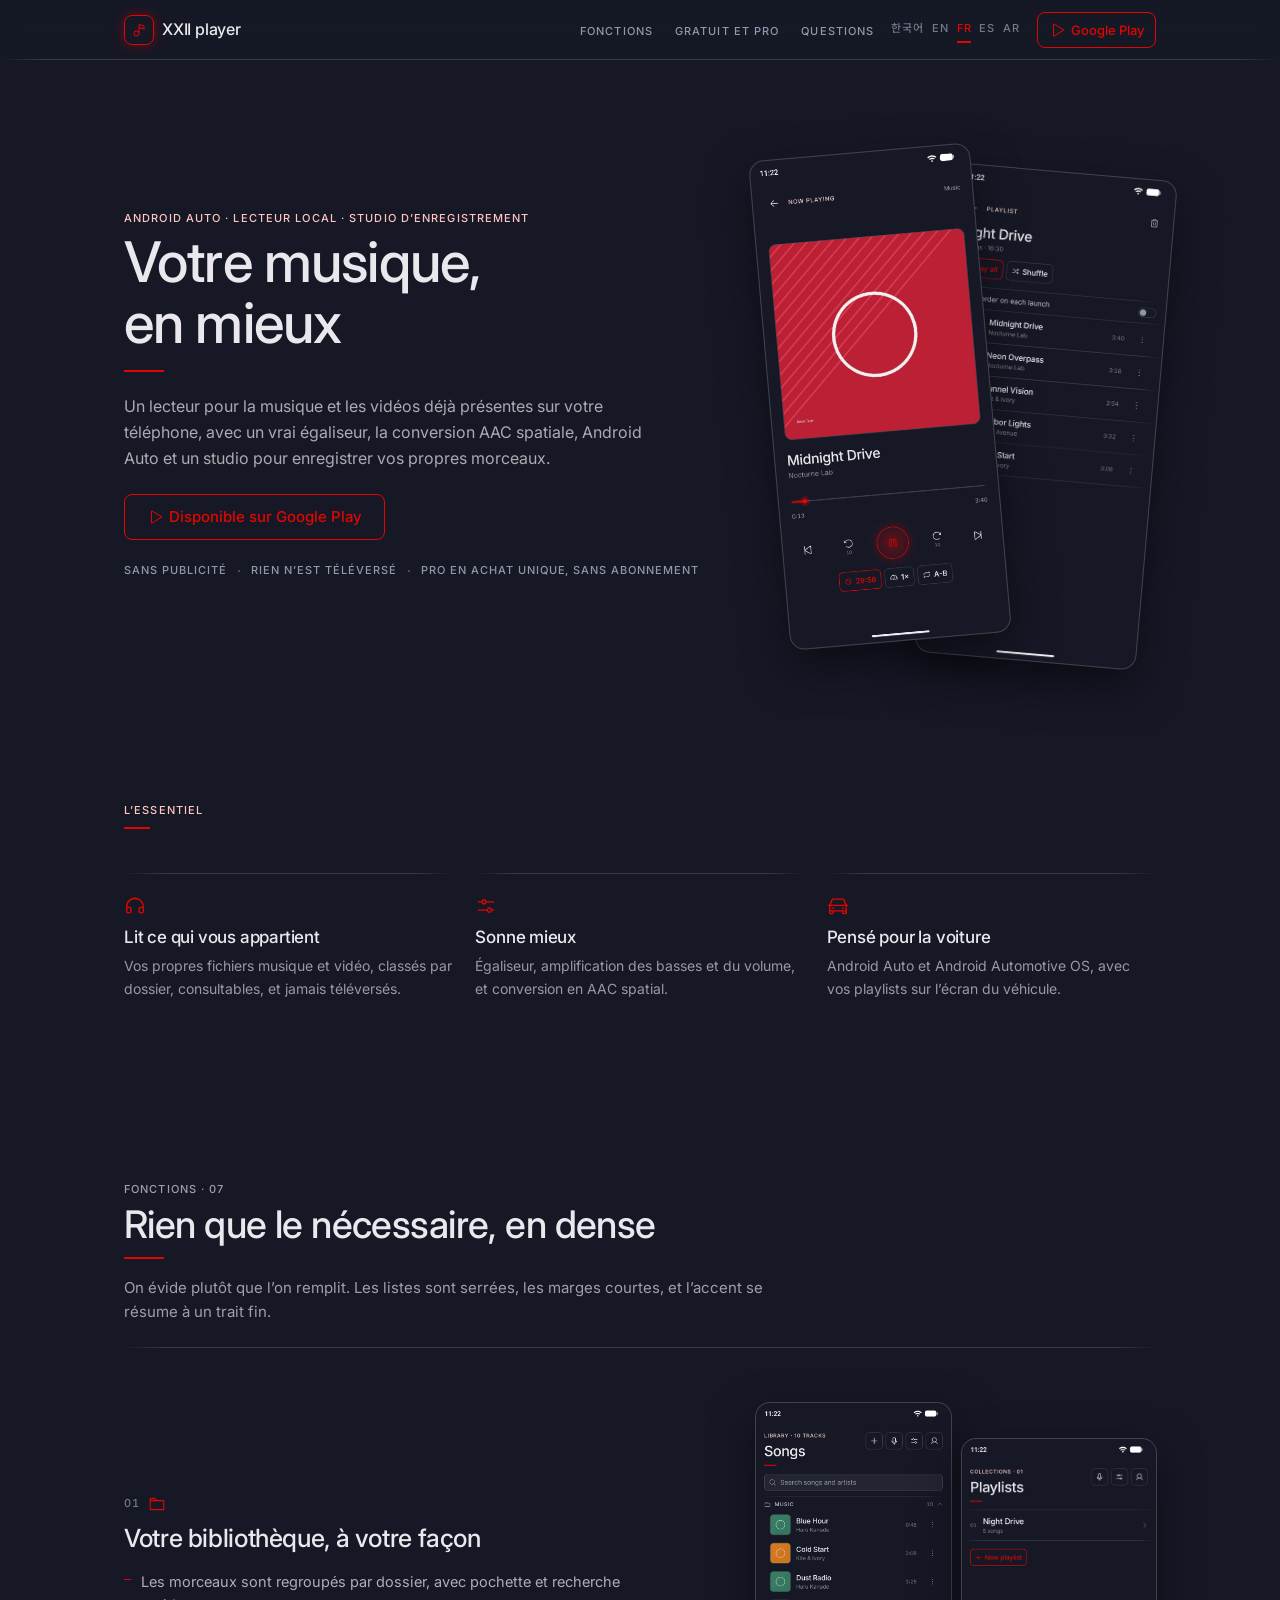
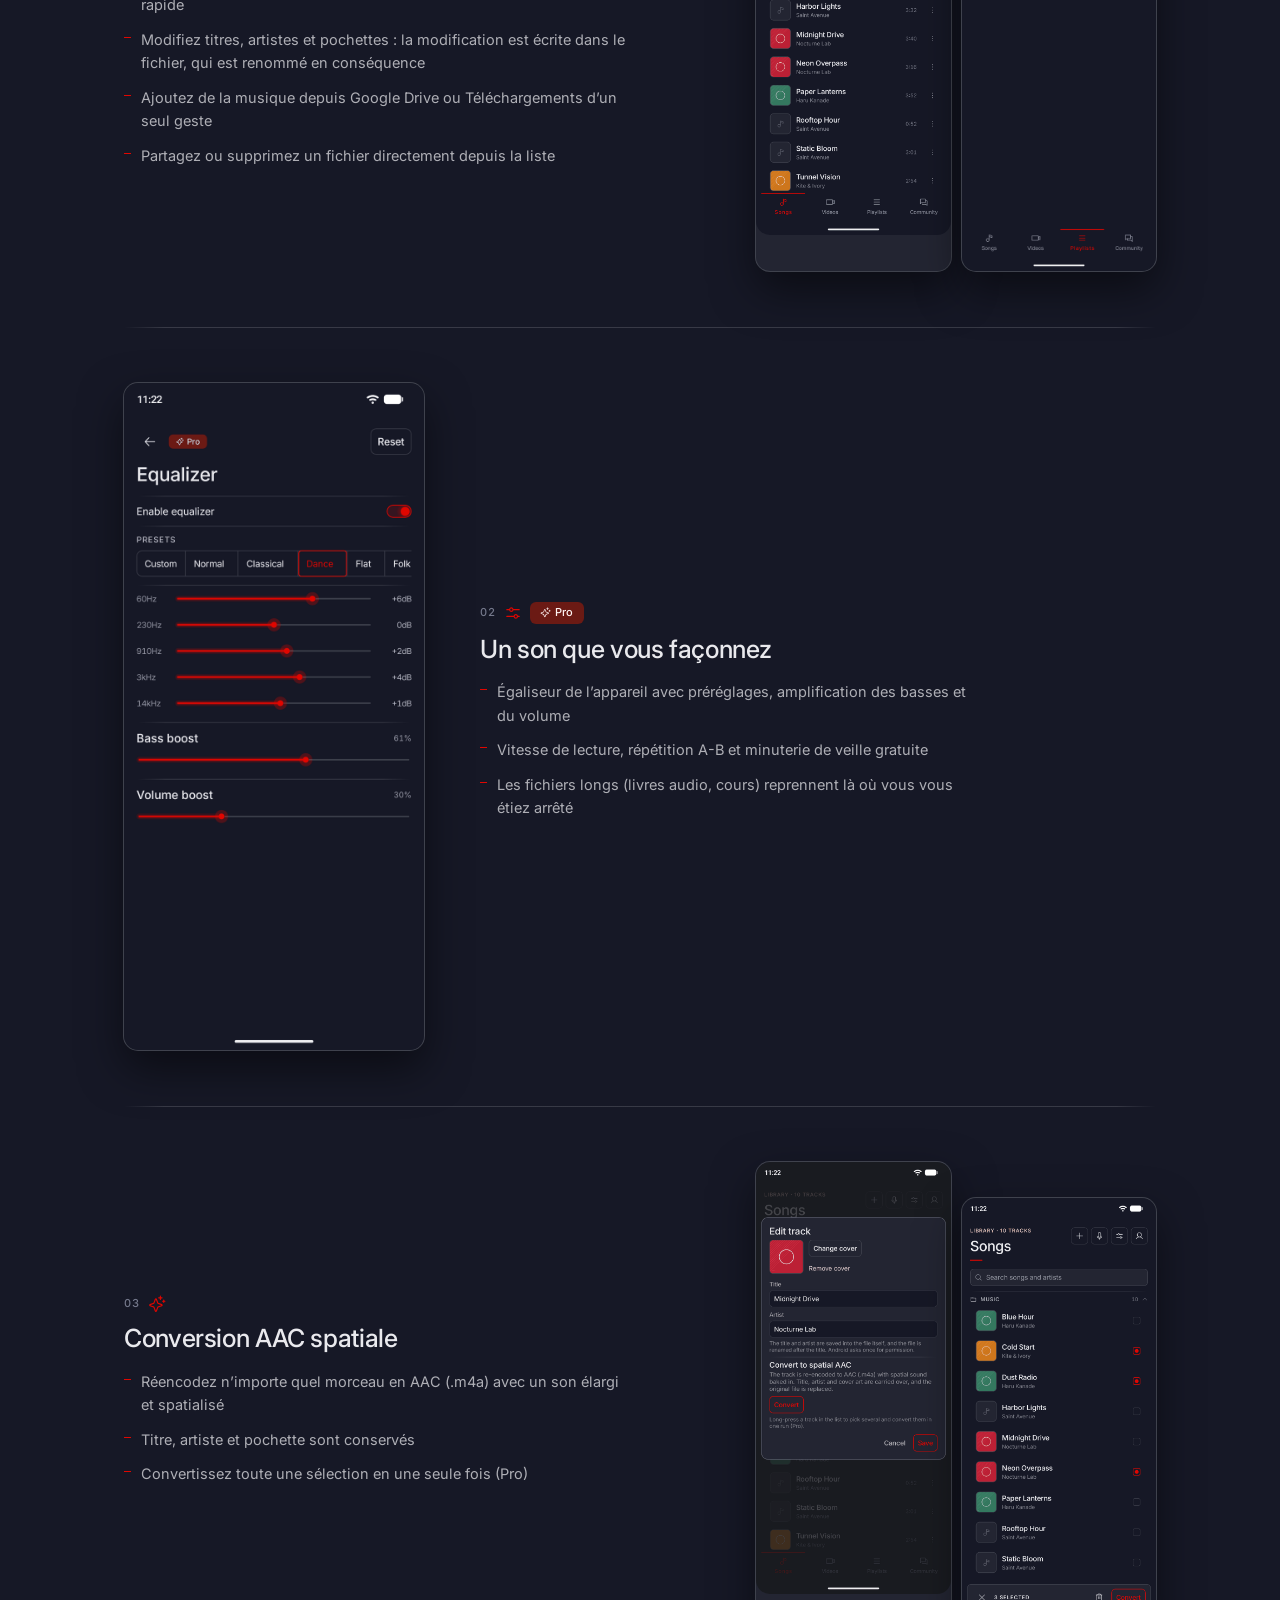
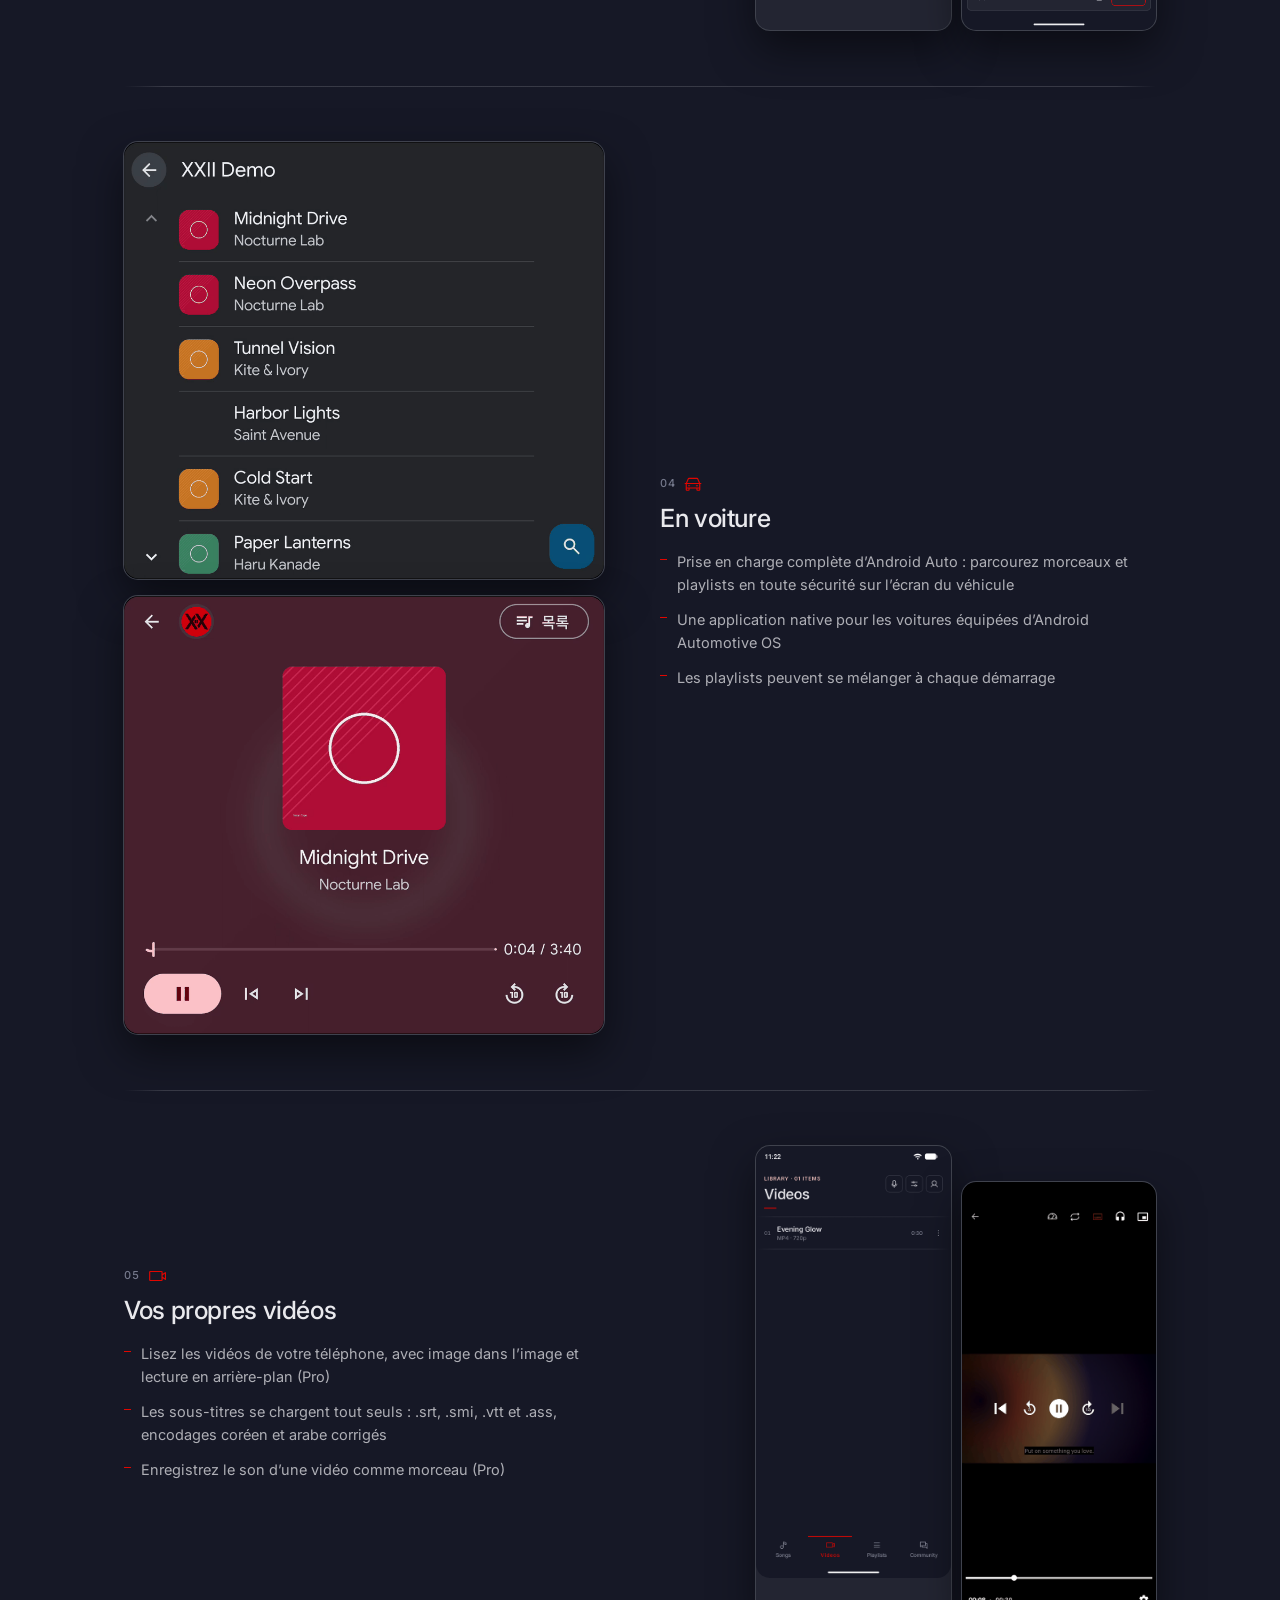
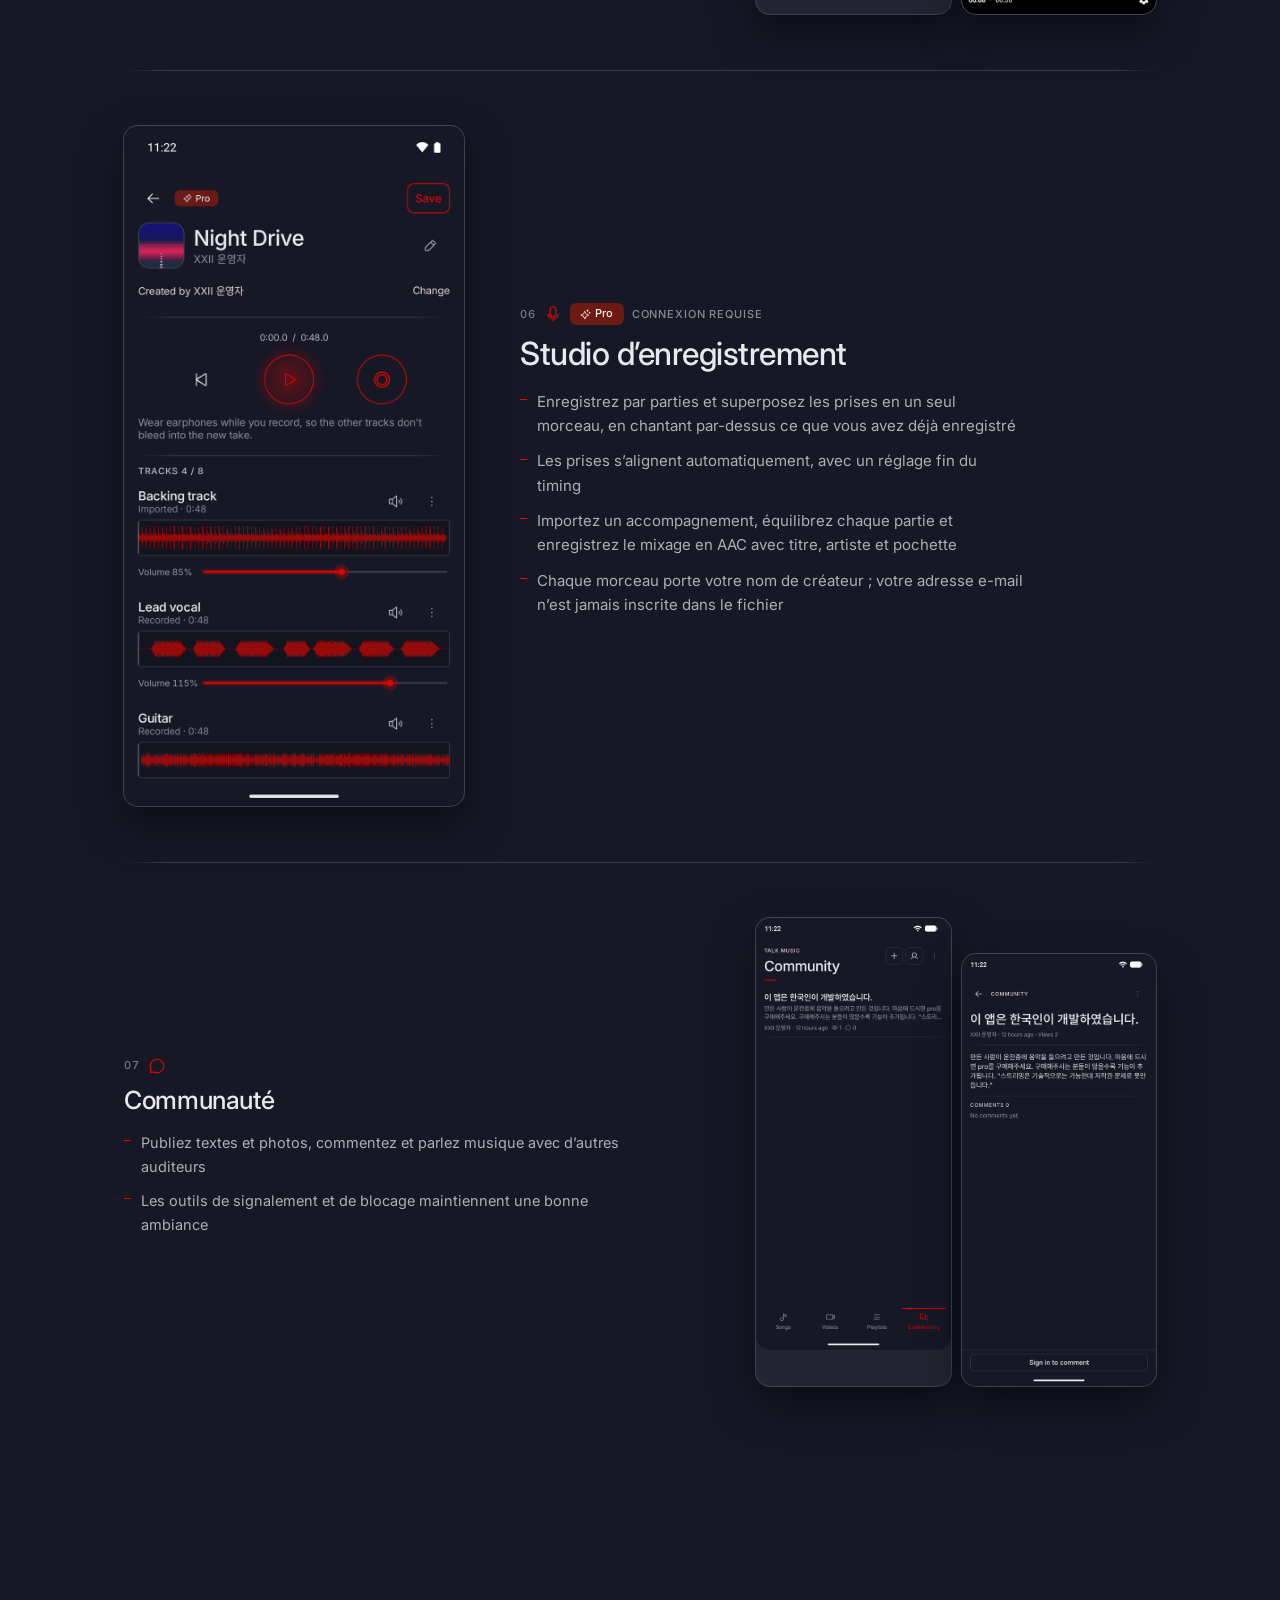
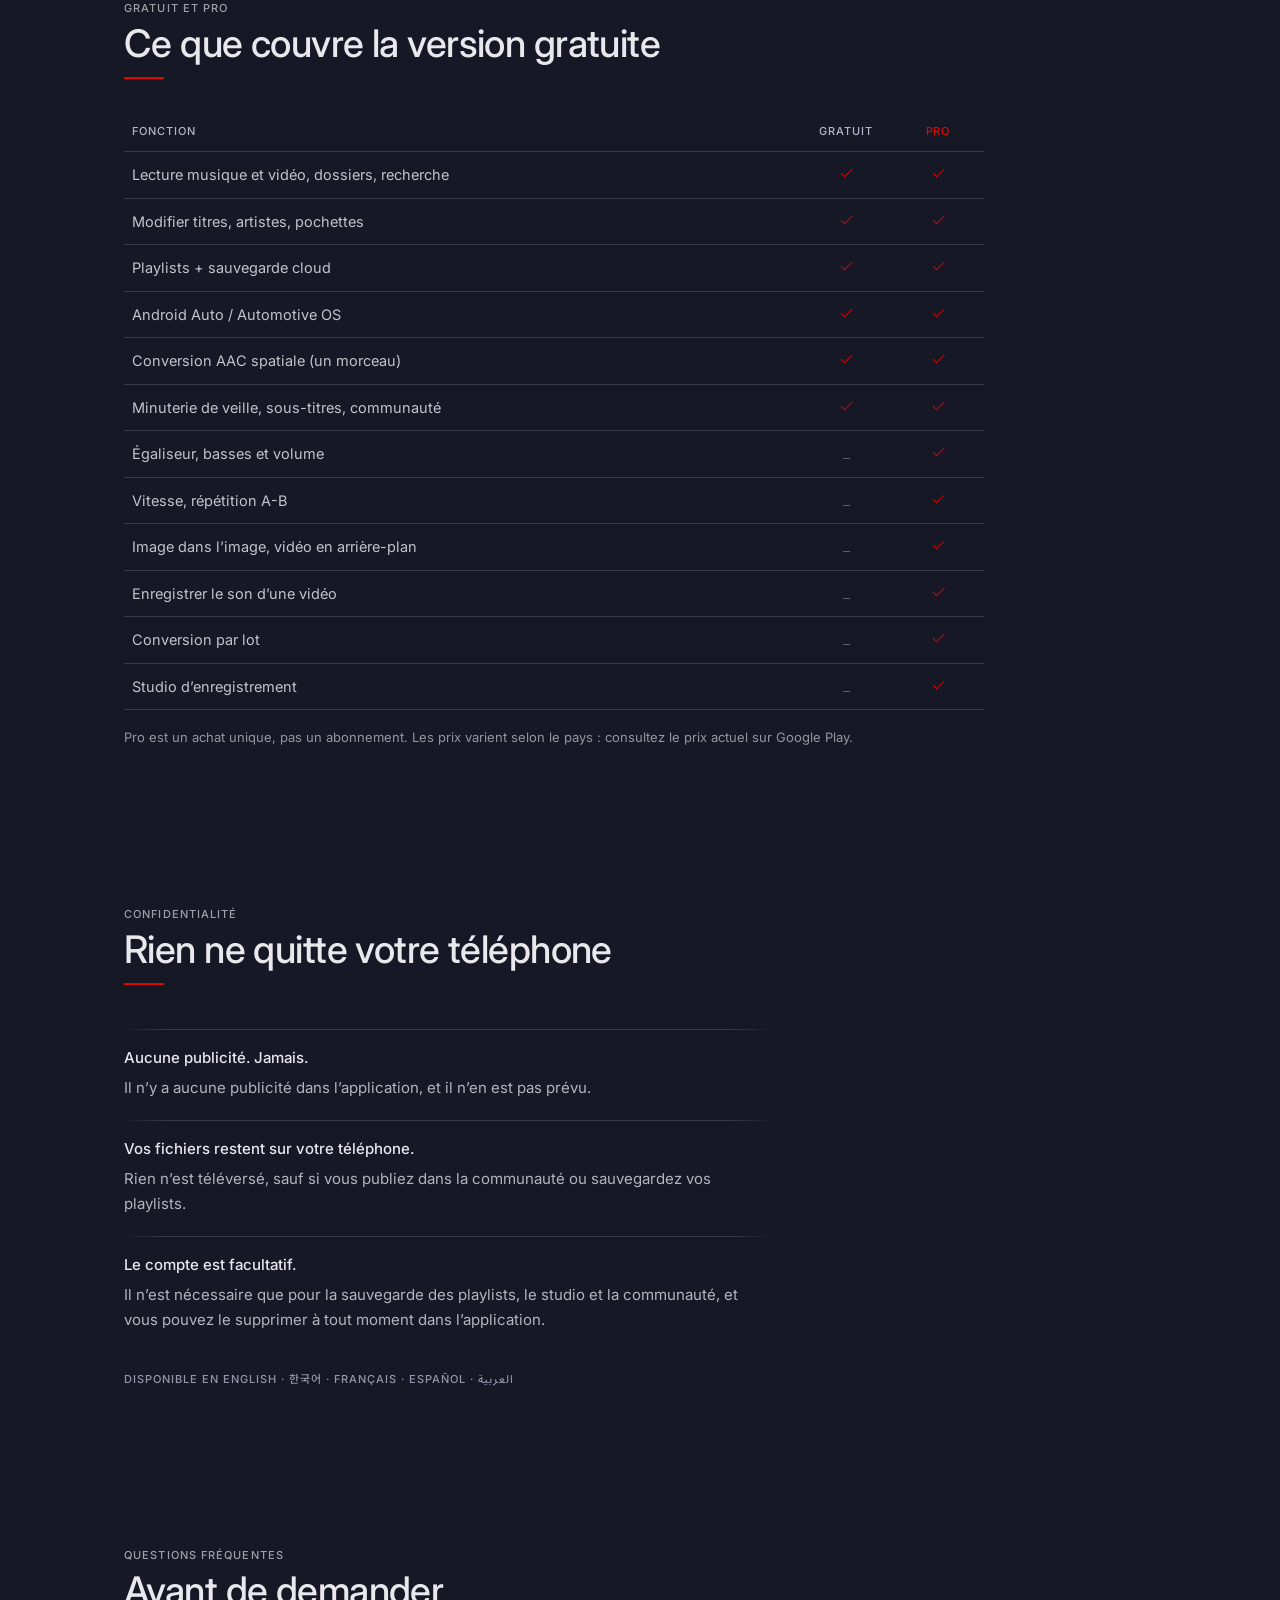
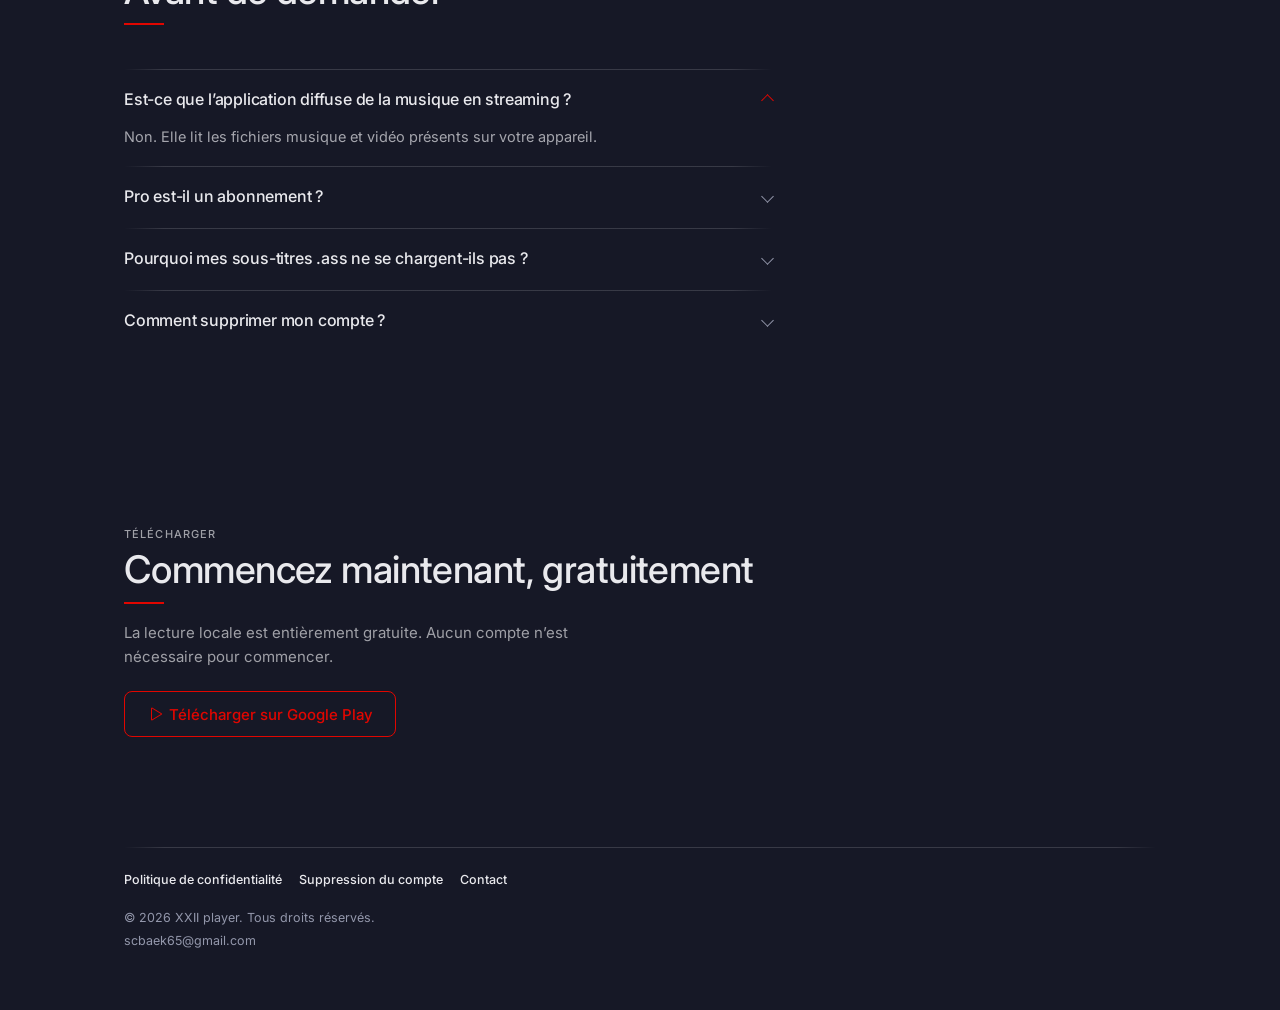
<file: fr/index.html>
<!DOCTYPE html>
<html lang="fr">
<head>
<meta charset="UTF-8">
<meta name="viewport" content="width=device-width, initial-scale=1.0">
<title>XXII player — Votre musique, en mieux</title>

<meta name="description" content="Un lecteur pour la musique et les vidéos déjà sur votre téléphone, avec un vrai égaliseur, la conversion AAC spatiale, Android Auto et un studio pour enregistrer vos propres morceaux. Sans publicité, rien n’est téléversé." />
<meta name="keywords" content="XXII player, lecteur de musique android, lecteur musique android auto, lecteur musique local, lecteur hors ligne, lecteur FLAC, lecteur MP3, égaliseur, son spatial, conversion AAC, application d’enregistrement, lecteur vidéo sous-titres, Android Automotive" />
<meta name="author" content="XXII player" />
<meta name="robots" content="index, follow, max-image-preview:large, max-snippet:-1, max-video-preview:-1" />
<meta name="theme-color" content="#161826" />

<link rel="canonical" href="https://baseonsell.co.kr/fr/" />
<link rel="alternate" hreflang="ko" href="https://baseonsell.co.kr/" />
<link rel="alternate" hreflang="en" href="https://baseonsell.co.kr/en/" />
<link rel="alternate" hreflang="fr" href="https://baseonsell.co.kr/fr/" />
<link rel="alternate" hreflang="es" href="https://baseonsell.co.kr/es/" />
<link rel="alternate" hreflang="ar" href="https://baseonsell.co.kr/ar/" />
<link rel="alternate" hreflang="x-default" href="https://baseonsell.co.kr/" />

<!-- Open Graph -->
<meta property="og:type" content="website" />
<meta property="og:site_name" content="XXII player" />
<meta property="og:locale" content="fr_FR" />
<meta property="og:title" content="XXII player — Votre musique, en mieux" />
<meta property="og:description" content="Un lecteur pour la musique et les vidéos déjà sur votre téléphone, avec un vrai égaliseur, la conversion AAC spatiale, Android Auto et un studio pour enregistrer vos propres morceaux. Sans publicité, rien n’est téléversé." />
<meta property="og:url" content="https://baseonsell.co.kr/fr/" />
<meta property="og:image" content="https://baseonsell.co.kr/images/Frame512.png" />
<meta property="og:image:width" content="512" />
<meta property="og:image:height" content="512" />
<meta property="og:image:alt" content="XXII player" />

<!-- Twitter -->
<meta name="twitter:card" content="summary_large_image" />
<meta name="twitter:title" content="XXII player — Votre musique, en mieux" />
<meta name="twitter:description" content="Un lecteur pour la musique et les vidéos déjà sur votre téléphone, avec un vrai égaliseur, la conversion AAC spatiale, Android Auto et un studio pour enregistrer vos propres morceaux. Sans publicité, rien n’est téléversé." />
<meta name="twitter:image" content="https://baseonsell.co.kr/images/Frame512.png" />

<!-- 파비콘 -->
<link rel="icon" type="image/png" sizes="32x32" href="../images/Frame32.png" />
<link rel="icon" type="image/png" sizes="16x16" href="../images/Frame16.png" />
<link rel="apple-touch-icon" sizes="180x180" href="../images/Frame180.png" />
<link rel="manifest" href="/site.webmanifest" />

<!-- 디자인 시스템 — Nocturne (브랜드 레드 액센트) -->
<link rel="preconnect" href="https://fonts.googleapis.com" />
<link rel="preconnect" href="https://fonts.gstatic.com" crossorigin />
<link rel="stylesheet" href="https://fonts.googleapis.com/css2?family=Inter:wght@400;500&family=Noto+Sans+KR:wght@400;500&family=Noto+Sans+Arabic:wght@400;500&display=swap" />
<link rel="stylesheet" href="../css/nocturne.css" />
<link rel="stylesheet" href="../css/landing.css" />

<script type="application/ld+json">
{
  "@context": "https://schema.org",
  "@type": "SoftwareApplication",
  "name": "XXII player",
  "applicationCategory": "MusicApplication",
  "operatingSystem": "Android",
  "inLanguage": "fr",
  "description": "Un lecteur pour la musique et les vidéos déjà sur votre téléphone, avec un vrai égaliseur, la conversion AAC spatiale, Android Auto et un studio pour enregistrer vos propres morceaux. Sans publicité, rien n’est téléversé.",
  "url": "https://baseonsell.co.kr/fr/",
  "image": "https://baseonsell.co.kr/images/Frame512.png",
  "downloadUrl": "https://play.google.com/store/apps/details?id=com.media.xxiiplayer",
  "offers": {
    "@type": "Offer",
    "price": "0",
    "priceCurrency": "USD"
  },
  "aggregateRating": {
    "@type": "AggregateRating",
    "ratingValue": "4.0",
    "ratingCount": "2000"
  },
  "author": {
    "@type": "Organization",
    "name": "XXII player"
  }
}
</script>

<script type="application/ld+json">
{
  "@context": "https://schema.org",
  "@type": "FAQPage",
  "inLanguage": "fr",
  "mainEntity": [
    {
      "@type": "Question",
      "name": "Est-ce que l’application diffuse de la musique en streaming ?",
      "acceptedAnswer": {
        "@type": "Answer",
        "text": "Non. Elle lit les fichiers musique et vidéo présents sur votre appareil."
      }
    },
    {
      "@type": "Question",
      "name": "Pro est-il un abonnement ?",
      "acceptedAnswer": {
        "@type": "Answer",
        "text": "Non, c’est un achat unique."
      }
    },
    {
      "@type": "Question",
      "name": "Pourquoi mes sous-titres .ass ne se chargent-ils pas ?",
      "acceptedAnswer": {
        "@type": "Answer",
        "text": "Android les masque aux applications. Liez le dossier une fois depuis le menu des sous-titres."
      }
    },
    {
      "@type": "Question",
      "name": "Comment supprimer mon compte ?",
      "acceptedAnswer": {
        "@type": "Answer",
        "text": "Dans l’application, Compte → Supprimer le compte, ou suivez les instructions de la page suppression du compte et des données."
      }
    }
  ]
}
</script>
</head>
<body>

<a class="skip-link" href="#main">Aller au contenu</a>

<!-- ============================ 상단 바 ============================ -->
<nav class="topbar">
  <div class="topbar-inner">
    <a class="brand" href="../">
      <span class="brand-mark"><svg viewBox="0 0 256 256" fill="currentColor" aria-hidden="true"><path d="M210.3,56.34l-80-24A8,8,0,0,0,120,40V148.26A48,48,0,1,0,136,184V98.75l69.7,20.91A8,8,0,0,0,216,112V64A8,8,0,0,0,210.3,56.34ZM88,216a32,32,0,1,1,32-32A32,32,0,0,1,88,216Zm112-114.75L136,82.05V50.75l64,19.2Z"/></svg></span>
      <span class="brand-name">XXII player</span>
    </a>

    <ul class="topbar-nav">
      <li><a href="#features">Fonctions</a></li>
      <li><a href="#plans">Gratuit et Pro</a></li>
      <li><a href="#faq">Questions</a></li>
    </ul>

    <div class="lang-switch" role="group" aria-label="Langue">
        <a href="../" hreflang="ko" lang="ko">한국어</a>
        <a href="../en/" hreflang="en" lang="en">EN</a>
        <a href="../fr/" hreflang="fr" lang="fr" aria-current="true">FR</a>
        <a href="../es/" hreflang="es" lang="es">ES</a>
        <a href="../ar/" hreflang="ar" lang="ar">AR</a>
    </div>

    <a class="btn btn-accent" href="https://play.google.com/store/apps/details?id=com.media.xxiiplayer"><svg viewBox="0 0 256 256" fill="currentColor" aria-hidden="true"><path d="M232.4,114.49,88.32,26.35a16,16,0,0,0-16.2-.3A15.86,15.86,0,0,0,64,39.87V216.13A15.94,15.94,0,0,0,80,232a16.07,16.07,0,0,0,8.36-2.35L232.4,141.51a15.81,15.81,0,0,0,0-27ZM80,215.94V40l143.83,88Z"/></svg>Google Play</a>
  </div>
</nav>

<main id="main">

<!-- ============================ 히어로 ============================ -->
<section class="hero">
  <div class="hero-copy">
    <p class="kicker">Android Auto · Lecteur local · Studio d’enregistrement</p>
    <h1>Votre musique,<br>en mieux</h1>
    <hr class="mark mark-lg">
    <p class="hero-lead">Un lecteur pour la musique et les vidéos déjà présentes sur votre téléphone, avec un vrai égaliseur, la conversion AAC spatiale, Android Auto et un studio pour enregistrer vos propres morceaux.</p>

    <div class="hero-actions">
      <a class="btn btn-accent btn-lg" href="https://play.google.com/store/apps/details?id=com.media.xxiiplayer"><svg viewBox="0 0 256 256" fill="currentColor" aria-hidden="true"><path d="M232.4,114.49,88.32,26.35a16,16,0,0,0-16.2-.3A15.86,15.86,0,0,0,64,39.87V216.13A15.94,15.94,0,0,0,80,232a16.07,16.07,0,0,0,8.36-2.35L232.4,141.51a15.81,15.81,0,0,0,0-27ZM80,215.94V40l143.83,88Z"/></svg>Disponible sur Google Play</a>
    </div>

    <p class="hero-trust">
        <span>Sans publicité</span>
        <span class="dot"></span>
        <span>Rien n’est téléversé</span>
        <span class="dot"></span>
        <span>Pro en achat unique, sans abonnement</span>
    </p>
  </div>

  <div class="hero-shots">
    <figure class="shot">
          <img src="../images/shots/02_now_playing.png" alt="XXII player" width="720" height="1600" decoding="async"
               onload="this.closest('.shot').classList.add('is-loaded')">
          <figcaption class="shot-note" style="aspect-ratio:720/1600"><svg viewBox="0 0 256 256" fill="currentColor" aria-hidden="true"><path d="M216,40H40A16,16,0,0,0,24,56V200a16,16,0,0,0,16,16H216a16,16,0,0,0,16-16V56A16,16,0,0,0,216,40Zm0,16V158.75l-26.07-26.06a16,16,0,0,0-22.63,0l-20,20-44-44a16,16,0,0,0-22.62,0L40,149.37V56ZM40,172l52-52,80,80H40Zm176,28H194.63l-36-36,20-20L216,181.31V200Zm-72-92a12,12,0,1,1,12,12A12,12,0,0,1,144,108Z"/></svg><span>Capture à venir</span><code>images/shots/02_now_playing.png</code></figcaption>
        </figure>
    <figure class="shot">
          <img src="../images/shots/04b_playlist_detail.png" alt="XXII player" width="480" height="1067" decoding="async"
               onload="this.closest('.shot').classList.add('is-loaded')">
          <figcaption class="shot-note" style="aspect-ratio:480/1067"><svg viewBox="0 0 256 256" fill="currentColor" aria-hidden="true"><path d="M216,40H40A16,16,0,0,0,24,56V200a16,16,0,0,0,16,16H216a16,16,0,0,0,16-16V56A16,16,0,0,0,216,40Zm0,16V158.75l-26.07-26.06a16,16,0,0,0-22.63,0l-20,20-44-44a16,16,0,0,0-22.62,0L40,149.37V56ZM40,172l52-52,80,80H40Zm176,28H194.63l-36-36,20-20L216,181.31V200Zm-72-92a12,12,0,1,1,12,12A12,12,0,0,1,144,108Z"/></svg><span>Capture à venir</span><code>images/shots/04b_playlist_detail.png</code></figcaption>
        </figure>
  </div>
</section>

<!-- ============================ 핵심 가치 ============================ -->
<section class="section">
  <p class="kicker">L’essentiel</p>
  <hr class="mark">
  <div class="values" style="margin-top:44px">
      <article class="value">
        <div class="value-icon"><svg viewBox="0 0 256 256" fill="currentColor" aria-hidden="true"><path d="M201.89,62.11A104,104,0,0,0,24,136v56a24,24,0,0,0,24,24H64a24,24,0,0,0,24-24V160a24,24,0,0,0-24-24H40.36A88,88,0,0,1,128,48h.67a88,88,0,0,1,87,88H192a24,24,0,0,0-24,24v32a24,24,0,0,0,24,24h16a24,24,0,0,0,24-24V136A103.32,103.32,0,0,0,201.89,62.11ZM64,152a8,8,0,0,1,8,8v32a8,8,0,0,1-8,8H48a8,8,0,0,1-8-8V152Zm152,40a8,8,0,0,1-8,8H192a8,8,0,0,1-8-8V160a8,8,0,0,1,8-8h24Z"/></svg></div>
        <h3>Lit ce qui vous appartient</h3>
        <p>Vos propres fichiers musique et vidéo, classés par dossier, consultables, et jamais téléversés.</p>
      </article>
      <article class="value">
        <div class="value-icon"><svg viewBox="0 0 256 256" fill="currentColor" aria-hidden="true"><path d="M40,88H73a32,32,0,0,0,62,0h81a8,8,0,0,0,0-16H135a32,32,0,0,0-62,0H40a8,8,0,0,0,0,16Zm64-24a16,16,0,1,1-16,16A16,16,0,0,1,104,64ZM216,168H199a32,32,0,0,0-62,0H40a8,8,0,0,0,0,16h97a32,32,0,0,0,62,0h17a8,8,0,0,0,0-16Zm-48,24a16,16,0,1,1,16-16A16,16,0,0,1,168,192Z"/></svg></div>
        <h3>Sonne mieux</h3>
        <p>Égaliseur, amplification des basses et du volume, et conversion en AAC spatial.</p>
      </article>
      <article class="value">
        <div class="value-icon"><svg viewBox="0 0 256 256" fill="currentColor" aria-hidden="true"><path d="M240,112H229.2L201.42,49.5A16,16,0,0,0,186.8,40H69.2a16,16,0,0,0-14.62,9.5L26.8,112H16a8,8,0,0,0,0,16h8v80a16,16,0,0,0,16,16H64a16,16,0,0,0,16-16V192h96v16a16,16,0,0,0,16,16h24a16,16,0,0,0,16-16V128h8a8,8,0,0,0,0-16ZM69.2,56H186.8l24.89,56H44.31ZM64,208H40V192H64Zm128,0V192h24v16Zm24-32H40V128H216ZM56,152a8,8,0,0,1,8-8H80a8,8,0,0,1,0,16H64A8,8,0,0,1,56,152Zm112,0a8,8,0,0,1,8-8h16a8,8,0,0,1,0,16H176A8,8,0,0,1,168,152Z"/></svg></div>
        <h3>Pensé pour la voiture</h3>
        <p>Android Auto et Android Automotive OS, avec vos playlists sur l’écran du véhicule.</p>
      </article>
  </div>
</section>

<!-- ============================ 기능 상세 ============================ -->
<section class="section" id="features">
  <div class="section-head">
    <p class="kicker">Fonctions · 07</p>
    <h2>Rien que le nécessaire, en dense</h2>
    <hr class="mark mark-lg">
    <p>On évide plutôt que l’on remplit. Les listes sont serrées, les marges courtes, et l’accent se résume à un trait fin.</p>
  </div>

  <div class="feats">
    <article class="feat feat-pair">
      <div class="feat-copy">
        <div class="feat-head">
          <span class="feat-num">01</span>
          <span class="feat-icon"><svg viewBox="0 0 256 256" fill="currentColor" aria-hidden="true"><path d="M216,72H131.31L104,44.69A15.86,15.86,0,0,0,92.69,40H40A16,16,0,0,0,24,56V200.62A15.4,15.4,0,0,0,39.38,216H216.89A15.13,15.13,0,0,0,232,200.89V88A16,16,0,0,0,216,72ZM40,56H92.69l16,16H40ZM216,200H40V88H216Z"/></svg></span>
          
        </div>
        <h3>Votre bibliothèque, à votre façon</h3>
        <ul class="feat-list">
          <li>Les morceaux sont regroupés par dossier, avec pochette et recherche rapide</li>
          <li>Modifiez titres, artistes et pochettes : la modification est écrite dans le fichier, qui est renommé en conséquence</li>
          <li>Ajoutez de la musique depuis Google Drive ou Téléchargements d’un seul geste</li>
          <li>Partagez ou supprimez un fichier directement depuis la liste</li>
        </ul>
      </div>
      <div class="feat-media is-pair">
        <figure class="shot">
          <img src="../images/shots/01_songs.png" alt="Votre bibliothèque, à votre façon — XXII player" width="720" height="1600" loading="lazy" decoding="async"
               onload="this.closest('.shot').classList.add('is-loaded')">
          <figcaption class="shot-note" style="aspect-ratio:720/1600"><svg viewBox="0 0 256 256" fill="currentColor" aria-hidden="true"><path d="M216,40H40A16,16,0,0,0,24,56V200a16,16,0,0,0,16,16H216a16,16,0,0,0,16-16V56A16,16,0,0,0,216,40Zm0,16V158.75l-26.07-26.06a16,16,0,0,0-22.63,0l-20,20-44-44a16,16,0,0,0-22.62,0L40,149.37V56ZM40,172l52-52,80,80H40Zm176,28H194.63l-36-36,20-20L216,181.31V200Zm-72-92a12,12,0,1,1,12,12A12,12,0,0,1,144,108Z"/></svg><span>Capture à venir</span><code>images/shots/01_songs.png</code></figcaption>
        </figure>
        <figure class="shot">
          <img src="../images/shots/04a_playlists.png" alt="Votre bibliothèque, à votre façon — XXII player" width="480" height="1067" loading="lazy" decoding="async"
               onload="this.closest('.shot').classList.add('is-loaded')">
          <figcaption class="shot-note" style="aspect-ratio:480/1067"><svg viewBox="0 0 256 256" fill="currentColor" aria-hidden="true"><path d="M216,40H40A16,16,0,0,0,24,56V200a16,16,0,0,0,16,16H216a16,16,0,0,0,16-16V56A16,16,0,0,0,216,40Zm0,16V158.75l-26.07-26.06a16,16,0,0,0-22.63,0l-20,20-44-44a16,16,0,0,0-22.62,0L40,149.37V56ZM40,172l52-52,80,80H40Zm176,28H194.63l-36-36,20-20L216,181.31V200Zm-72-92a12,12,0,1,1,12,12A12,12,0,0,1,144,108Z"/></svg><span>Capture à venir</span><code>images/shots/04a_playlists.png</code></figcaption>
        </figure>
      </div>
    </article>
    <article class="feat">
      <div class="feat-copy">
        <div class="feat-head">
          <span class="feat-num">02</span>
          <span class="feat-icon"><svg viewBox="0 0 256 256" fill="currentColor" aria-hidden="true"><path d="M40,88H73a32,32,0,0,0,62,0h81a8,8,0,0,0,0-16H135a32,32,0,0,0-62,0H40a8,8,0,0,0,0,16Zm64-24a16,16,0,1,1-16,16A16,16,0,0,1,104,64ZM216,168H199a32,32,0,0,0-62,0H40a8,8,0,0,0,0,16h97a32,32,0,0,0,62,0h17a8,8,0,0,0,0-16Zm-48,24a16,16,0,1,1,16-16A16,16,0,0,1,168,192Z"/></svg></span>
          <span class="tag"><svg viewBox="0 0 256 256" fill="currentColor" aria-hidden="true"><path d="M197.58,129.06,146,110l-19-51.62a15.92,15.92,0,0,0-29.88,0L78,110l-51.62,19a15.92,15.92,0,0,0,0,29.88L78,178l19,51.62a15.92,15.92,0,0,0,29.88,0L146,178l51.62-19a15.92,15.92,0,0,0,0-29.88ZM137,164.22a8,8,0,0,0-4.74,4.74L112,223.85,91.78,169A8,8,0,0,0,87,164.22L32.15,144,87,123.78A8,8,0,0,0,91.78,119L112,64.15,132.22,119a8,8,0,0,0,4.74,4.74L191.85,144ZM144,40a8,8,0,0,1,8-8h16V16a8,8,0,0,1,16,0V32h16a8,8,0,0,1,0,16H184V64a8,8,0,0,1-16,0V48H152A8,8,0,0,1,144,40ZM248,88a8,8,0,0,1-8,8h-8v8a8,8,0,0,1-16,0V96h-8a8,8,0,0,1,0-16h8V72a8,8,0,0,1,16,0v8h8A8,8,0,0,1,248,88Z"/></svg>Pro</span>
        </div>
        <h3>Un son que vous façonnez</h3>
        <ul class="feat-list">
          <li>Égaliseur de l’appareil avec préréglages, amplification des basses et du volume</li>
          <li>Vitesse de lecture, répétition A-B et minuterie de veille gratuite</li>
          <li>Les fichiers longs (livres audio, cours) reprennent là où vous vous étiez arrêté</li>
        </ul>
      </div>
      <div class="feat-media">
        <figure class="shot">
          <img src="../images/shots/03_equalizer.png" alt="Un son que vous façonnez — XXII player" width="720" height="1600" loading="lazy" decoding="async"
               onload="this.closest('.shot').classList.add('is-loaded')">
          <figcaption class="shot-note" style="aspect-ratio:720/1600"><svg viewBox="0 0 256 256" fill="currentColor" aria-hidden="true"><path d="M216,40H40A16,16,0,0,0,24,56V200a16,16,0,0,0,16,16H216a16,16,0,0,0,16-16V56A16,16,0,0,0,216,40Zm0,16V158.75l-26.07-26.06a16,16,0,0,0-22.63,0l-20,20-44-44a16,16,0,0,0-22.62,0L40,149.37V56ZM40,172l52-52,80,80H40Zm176,28H194.63l-36-36,20-20L216,181.31V200Zm-72-92a12,12,0,1,1,12,12A12,12,0,0,1,144,108Z"/></svg><span>Capture à venir</span><code>images/shots/03_equalizer.png</code></figcaption>
        </figure>
      </div>
    </article>
    <article class="feat feat-pair">
      <div class="feat-copy">
        <div class="feat-head">
          <span class="feat-num">03</span>
          <span class="feat-icon"><svg viewBox="0 0 256 256" fill="currentColor" aria-hidden="true"><path d="M197.58,129.06,146,110l-19-51.62a15.92,15.92,0,0,0-29.88,0L78,110l-51.62,19a15.92,15.92,0,0,0,0,29.88L78,178l19,51.62a15.92,15.92,0,0,0,29.88,0L146,178l51.62-19a15.92,15.92,0,0,0,0-29.88ZM137,164.22a8,8,0,0,0-4.74,4.74L112,223.85,91.78,169A8,8,0,0,0,87,164.22L32.15,144,87,123.78A8,8,0,0,0,91.78,119L112,64.15,132.22,119a8,8,0,0,0,4.74,4.74L191.85,144ZM144,40a8,8,0,0,1,8-8h16V16a8,8,0,0,1,16,0V32h16a8,8,0,0,1,0,16H184V64a8,8,0,0,1-16,0V48H152A8,8,0,0,1,144,40ZM248,88a8,8,0,0,1-8,8h-8v8a8,8,0,0,1-16,0V96h-8a8,8,0,0,1,0-16h8V72a8,8,0,0,1,16,0v8h8A8,8,0,0,1,248,88Z"/></svg></span>
          
        </div>
        <h3>Conversion AAC spatiale</h3>
        <ul class="feat-list">
          <li>Réencodez n’importe quel morceau en AAC (.m4a) avec un son élargi et spatialisé</li>
          <li>Titre, artiste et pochette sont conservés</li>
          <li>Convertissez toute une sélection en une seule fois (Pro)</li>
        </ul>
      </div>
      <div class="feat-media is-pair">
        <figure class="shot">
          <img src="../images/shots/05_edit_aac.png" alt="Conversion AAC spatiale — XXII player" width="720" height="1600" loading="lazy" decoding="async"
               onload="this.closest('.shot').classList.add('is-loaded')">
          <figcaption class="shot-note" style="aspect-ratio:720/1600"><svg viewBox="0 0 256 256" fill="currentColor" aria-hidden="true"><path d="M216,40H40A16,16,0,0,0,24,56V200a16,16,0,0,0,16,16H216a16,16,0,0,0,16-16V56A16,16,0,0,0,216,40Zm0,16V158.75l-26.07-26.06a16,16,0,0,0-22.63,0l-20,20-44-44a16,16,0,0,0-22.62,0L40,149.37V56ZM40,172l52-52,80,80H40Zm176,28H194.63l-36-36,20-20L216,181.31V200Zm-72-92a12,12,0,1,1,12,12A12,12,0,0,1,144,108Z"/></svg><span>Capture à venir</span><code>images/shots/05_edit_aac.png</code></figcaption>
        </figure>
        <figure class="shot">
          <img src="../images/shots/06_multi_select.png" alt="Conversion AAC spatiale — XXII player" width="720" height="1600" loading="lazy" decoding="async"
               onload="this.closest('.shot').classList.add('is-loaded')">
          <figcaption class="shot-note" style="aspect-ratio:720/1600"><svg viewBox="0 0 256 256" fill="currentColor" aria-hidden="true"><path d="M216,40H40A16,16,0,0,0,24,56V200a16,16,0,0,0,16,16H216a16,16,0,0,0,16-16V56A16,16,0,0,0,216,40Zm0,16V158.75l-26.07-26.06a16,16,0,0,0-22.63,0l-20,20-44-44a16,16,0,0,0-22.62,0L40,149.37V56ZM40,172l52-52,80,80H40Zm176,28H194.63l-36-36,20-20L216,181.31V200Zm-72-92a12,12,0,1,1,12,12A12,12,0,0,1,144,108Z"/></svg><span>Capture à venir</span><code>images/shots/06_multi_select.png</code></figcaption>
        </figure>
      </div>
    </article>
    <article class="feat feat-wide">
      <div class="feat-copy">
        <div class="feat-head">
          <span class="feat-num">04</span>
          <span class="feat-icon"><svg viewBox="0 0 256 256" fill="currentColor" aria-hidden="true"><path d="M240,112H229.2L201.42,49.5A16,16,0,0,0,186.8,40H69.2a16,16,0,0,0-14.62,9.5L26.8,112H16a8,8,0,0,0,0,16h8v80a16,16,0,0,0,16,16H64a16,16,0,0,0,16-16V192h96v16a16,16,0,0,0,16,16h24a16,16,0,0,0,16-16V128h8a8,8,0,0,0,0-16ZM69.2,56H186.8l24.89,56H44.31ZM64,208H40V192H64Zm128,0V192h24v16Zm24-32H40V128H216ZM56,152a8,8,0,0,1,8-8H80a8,8,0,0,1,0,16H64A8,8,0,0,1,56,152Zm112,0a8,8,0,0,1,8-8h16a8,8,0,0,1,0,16H176A8,8,0,0,1,168,152Z"/></svg></span>
          
        </div>
        <h3>En voiture</h3>
        <ul class="feat-list">
          <li>Prise en charge complète d’Android Auto : parcourez morceaux et playlists en toute sécurité sur l’écran du véhicule</li>
          <li>Une application native pour les voitures équipées d’Android Automotive OS</li>
          <li>Les playlists peuvent se mélanger à chaque démarrage</li>
        </ul>
      </div>
      <div class="feat-media is-stack">
        <figure class="shot">
          <img src="../images/shots/13_android_auto_playlist.png" alt="En voiture — XXII player" width="900" height="820" loading="lazy" decoding="async"
               onload="this.closest('.shot').classList.add('is-loaded')">
          <figcaption class="shot-note" style="aspect-ratio:900/820"><svg viewBox="0 0 256 256" fill="currentColor" aria-hidden="true"><path d="M216,40H40A16,16,0,0,0,24,56V200a16,16,0,0,0,16,16H216a16,16,0,0,0,16-16V56A16,16,0,0,0,216,40Zm0,16V158.75l-26.07-26.06a16,16,0,0,0-22.63,0l-20,20-44-44a16,16,0,0,0-22.62,0L40,149.37V56ZM40,172l52-52,80,80H40Zm176,28H194.63l-36-36,20-20L216,181.31V200Zm-72-92a12,12,0,1,1,12,12A12,12,0,0,1,144,108Z"/></svg><span>Capture à venir</span><code>images/shots/13_android_auto_playlist.png</code></figcaption>
        </figure>
        <figure class="shot">
          <img src="../images/shots/14_android_auto_now_playing.png" alt="En voiture — XXII player" width="900" height="820" loading="lazy" decoding="async"
               onload="this.closest('.shot').classList.add('is-loaded')">
          <figcaption class="shot-note" style="aspect-ratio:900/820"><svg viewBox="0 0 256 256" fill="currentColor" aria-hidden="true"><path d="M216,40H40A16,16,0,0,0,24,56V200a16,16,0,0,0,16,16H216a16,16,0,0,0,16-16V56A16,16,0,0,0,216,40Zm0,16V158.75l-26.07-26.06a16,16,0,0,0-22.63,0l-20,20-44-44a16,16,0,0,0-22.62,0L40,149.37V56ZM40,172l52-52,80,80H40Zm176,28H194.63l-36-36,20-20L216,181.31V200Zm-72-92a12,12,0,1,1,12,12A12,12,0,0,1,144,108Z"/></svg><span>Capture à venir</span><code>images/shots/14_android_auto_now_playing.png</code></figcaption>
        </figure>
      </div>
    </article>
    <article class="feat feat-pair">
      <div class="feat-copy">
        <div class="feat-head">
          <span class="feat-num">05</span>
          <span class="feat-icon"><svg viewBox="0 0 256 256" fill="currentColor" aria-hidden="true"><path d="M251.77,73a8,8,0,0,0-8.21.39L208,97.05V72a16,16,0,0,0-16-16H32A16,16,0,0,0,16,72V184a16,16,0,0,0,16,16H192a16,16,0,0,0,16-16V159l35.56,23.71A8,8,0,0,0,248,184a8,8,0,0,0,8-8V80A8,8,0,0,0,251.77,73ZM192,184H32V72H192V184Zm48-22.95-32-21.33V116.28L240,95Z"/></svg></span>
          
        </div>
        <h3>Vos propres vidéos</h3>
        <ul class="feat-list">
          <li>Lisez les vidéos de votre téléphone, avec image dans l’image et lecture en arrière-plan (Pro)</li>
          <li>Les sous-titres se chargent tout seuls : .srt, .smi, .vtt et .ass, encodages coréen et arabe corrigés</li>
          <li>Enregistrez le son d’une vidéo comme morceau (Pro)</li>
        </ul>
      </div>
      <div class="feat-media is-pair">
        <figure class="shot">
          <img src="../images/shots/08_videos.png" alt="Vos propres vidéos — XXII player" width="480" height="1067" loading="lazy" decoding="async"
               onload="this.closest('.shot').classList.add('is-loaded')">
          <figcaption class="shot-note" style="aspect-ratio:480/1067"><svg viewBox="0 0 256 256" fill="currentColor" aria-hidden="true"><path d="M216,40H40A16,16,0,0,0,24,56V200a16,16,0,0,0,16,16H216a16,16,0,0,0,16-16V56A16,16,0,0,0,216,40Zm0,16V158.75l-26.07-26.06a16,16,0,0,0-22.63,0l-20,20-44-44a16,16,0,0,0-22.62,0L40,149.37V56ZM40,172l52-52,80,80H40Zm176,28H194.63l-36-36,20-20L216,181.31V200Zm-72-92a12,12,0,1,1,12,12A12,12,0,0,1,144,108Z"/></svg><span>Capture à venir</span><code>images/shots/08_videos.png</code></figcaption>
        </figure>
        <figure class="shot">
          <img src="../images/shots/09_video_player.png" alt="Vos propres vidéos — XXII player" width="480" height="1067" loading="lazy" decoding="async"
               onload="this.closest('.shot').classList.add('is-loaded')">
          <figcaption class="shot-note" style="aspect-ratio:480/1067"><svg viewBox="0 0 256 256" fill="currentColor" aria-hidden="true"><path d="M216,40H40A16,16,0,0,0,24,56V200a16,16,0,0,0,16,16H216a16,16,0,0,0,16-16V56A16,16,0,0,0,216,40Zm0,16V158.75l-26.07-26.06a16,16,0,0,0-22.63,0l-20,20-44-44a16,16,0,0,0-22.62,0L40,149.37V56ZM40,172l52-52,80,80H40Zm176,28H194.63l-36-36,20-20L216,181.31V200Zm-72-92a12,12,0,1,1,12,12A12,12,0,0,1,144,108Z"/></svg><span>Capture à venir</span><code>images/shots/09_video_player.png</code></figcaption>
        </figure>
      </div>
    </article>
    <article class="feat feat-lead">
      <div class="feat-copy">
        <div class="feat-head">
          <span class="feat-num">06</span>
          <span class="feat-icon"><svg viewBox="0 0 256 256" fill="currentColor" aria-hidden="true"><path d="M128,176a48.05,48.05,0,0,0,48-48V64a48,48,0,0,0-96,0v64A48.05,48.05,0,0,0,128,176ZM96,64a32,32,0,0,1,64,0v64a32,32,0,0,1-64,0Zm40,143.6V232a8,8,0,0,1-16,0V207.6A80.11,80.11,0,0,1,48,128a8,8,0,0,1,16,0,64,64,0,0,0,128,0,8,8,0,0,1,16,0A80.11,80.11,0,0,1,136,207.6Z"/></svg></span>
          <span class="tag"><svg viewBox="0 0 256 256" fill="currentColor" aria-hidden="true"><path d="M197.58,129.06,146,110l-19-51.62a15.92,15.92,0,0,0-29.88,0L78,110l-51.62,19a15.92,15.92,0,0,0,0,29.88L78,178l19,51.62a15.92,15.92,0,0,0,29.88,0L146,178l51.62-19a15.92,15.92,0,0,0,0-29.88ZM137,164.22a8,8,0,0,0-4.74,4.74L112,223.85,91.78,169A8,8,0,0,0,87,164.22L32.15,144,87,123.78A8,8,0,0,0,91.78,119L112,64.15,132.22,119a8,8,0,0,0,4.74,4.74L191.85,144ZM144,40a8,8,0,0,1,8-8h16V16a8,8,0,0,1,16,0V32h16a8,8,0,0,1,0,16H184V64a8,8,0,0,1-16,0V48H152A8,8,0,0,1,144,40ZM248,88a8,8,0,0,1-8,8h-8v8a8,8,0,0,1-16,0V96h-8a8,8,0,0,1,0-16h8V72a8,8,0,0,1,16,0v8h8A8,8,0,0,1,248,88Z"/></svg>Pro</span><span class="feat-note text-muted">connexion requise</span>
        </div>
        <h3>Studio d’enregistrement</h3>
        <ul class="feat-list">
          <li>Enregistrez par parties et superposez les prises en un seul morceau, en chantant par-dessus ce que vous avez déjà enregistré</li>
          <li>Les prises s’alignent automatiquement, avec un réglage fin du timing</li>
          <li>Importez un accompagnement, équilibrez chaque partie et enregistrez le mixage en AAC avec titre, artiste et pochette</li>
          <li>Chaque morceau porte votre nom de créateur ; votre adresse e-mail n’est jamais inscrite dans le fichier</li>
        </ul>
      </div>
      <div class="feat-media">
        <figure class="shot">
          <img src="../images/shots/10_studio.png" alt="Studio d’enregistrement — XXII player" width="760" height="1520" loading="lazy" decoding="async"
               onload="this.closest('.shot').classList.add('is-loaded')">
          <figcaption class="shot-note" style="aspect-ratio:760/1520"><svg viewBox="0 0 256 256" fill="currentColor" aria-hidden="true"><path d="M216,40H40A16,16,0,0,0,24,56V200a16,16,0,0,0,16,16H216a16,16,0,0,0,16-16V56A16,16,0,0,0,216,40Zm0,16V158.75l-26.07-26.06a16,16,0,0,0-22.63,0l-20,20-44-44a16,16,0,0,0-22.62,0L40,149.37V56ZM40,172l52-52,80,80H40Zm176,28H194.63l-36-36,20-20L216,181.31V200Zm-72-92a12,12,0,1,1,12,12A12,12,0,0,1,144,108Z"/></svg><span>Capture à venir</span><code>images/shots/10_studio.png</code></figcaption>
        </figure>
      </div>
    </article>
    <article class="feat feat-pair">
      <div class="feat-copy">
        <div class="feat-head">
          <span class="feat-num">07</span>
          <span class="feat-icon"><svg viewBox="0 0 256 256" fill="currentColor" aria-hidden="true"><path d="M128,24A104,104,0,0,0,36.18,176.88L24.83,210.93a16,16,0,0,0,20.24,20.24l34.05-11.35A104,104,0,1,0,128,24Zm0,192a87.87,87.87,0,0,1-44.06-11.81,8,8,0,0,0-6.54-.67L40,216,52.47,178.6a8,8,0,0,0-.66-6.54A88,88,0,1,1,128,216Z"/></svg></span>
          
        </div>
        <h3>Communauté</h3>
        <ul class="feat-list">
          <li>Publiez textes et photos, commentez et parlez musique avec d’autres auditeurs</li>
          <li>Les outils de signalement et de blocage maintiennent une bonne ambiance</li>
        </ul>
      </div>
      <div class="feat-media is-pair">
        <figure class="shot">
          <img src="../images/shots/11_community.png" alt="Communauté — XXII player" width="480" height="1067" loading="lazy" decoding="async"
               onload="this.closest('.shot').classList.add('is-loaded')">
          <figcaption class="shot-note" style="aspect-ratio:480/1067"><svg viewBox="0 0 256 256" fill="currentColor" aria-hidden="true"><path d="M216,40H40A16,16,0,0,0,24,56V200a16,16,0,0,0,16,16H216a16,16,0,0,0,16-16V56A16,16,0,0,0,216,40Zm0,16V158.75l-26.07-26.06a16,16,0,0,0-22.63,0l-20,20-44-44a16,16,0,0,0-22.62,0L40,149.37V56ZM40,172l52-52,80,80H40Zm176,28H194.63l-36-36,20-20L216,181.31V200Zm-72-92a12,12,0,1,1,12,12A12,12,0,0,1,144,108Z"/></svg><span>Capture à venir</span><code>images/shots/11_community.png</code></figcaption>
        </figure>
        <figure class="shot">
          <img src="../images/shots/12_community_post.png" alt="Communauté — XXII player" width="480" height="1067" loading="lazy" decoding="async"
               onload="this.closest('.shot').classList.add('is-loaded')">
          <figcaption class="shot-note" style="aspect-ratio:480/1067"><svg viewBox="0 0 256 256" fill="currentColor" aria-hidden="true"><path d="M216,40H40A16,16,0,0,0,24,56V200a16,16,0,0,0,16,16H216a16,16,0,0,0,16-16V56A16,16,0,0,0,216,40Zm0,16V158.75l-26.07-26.06a16,16,0,0,0-22.63,0l-20,20-44-44a16,16,0,0,0-22.62,0L40,149.37V56ZM40,172l52-52,80,80H40Zm176,28H194.63l-36-36,20-20L216,181.31V200Zm-72-92a12,12,0,1,1,12,12A12,12,0,0,1,144,108Z"/></svg><span>Capture à venir</span><code>images/shots/12_community_post.png</code></figcaption>
        </figure>
      </div>
    </article>
  </div>
</section>

<!-- ============================ 무료와 Pro ============================ -->
<section class="section" id="plans">
  <div class="section-head">
    <p class="kicker">Gratuit et Pro</p>
    <h2>Ce que couvre la version gratuite</h2>
    <hr class="mark mark-lg">
  </div>

  <div class="plans">
    <table>
      <thead>
        <tr>
          <th scope="col">Fonction</th>
          <th scope="col" class="col-plan">Gratuit</th>
          <th scope="col" class="col-plan col-pro">Pro</th>
        </tr>
      </thead>
      <tbody>
          <tr><th scope="row">Lecture musique et vidéo, dossiers, recherche</th><td class="col-plan"><span class="yes"><svg viewBox="0 0 256 256" fill="currentColor" aria-hidden="true"><path d="M229.66,77.66l-128,128a8,8,0,0,1-11.32,0l-56-56a8,8,0,0,1,11.32-11.32L96,188.69,218.34,66.34a8,8,0,0,1,11.32,11.32Z"/></svg><span class="sr-only">Inclus</span></span></td><td class="col-plan"><span class="yes"><svg viewBox="0 0 256 256" fill="currentColor" aria-hidden="true"><path d="M229.66,77.66l-128,128a8,8,0,0,1-11.32,0l-56-56a8,8,0,0,1,11.32-11.32L96,188.69,218.34,66.34a8,8,0,0,1,11.32,11.32Z"/></svg><span class="sr-only">Inclus</span></span></td></tr>
          <tr><th scope="row">Modifier titres, artistes, pochettes</th><td class="col-plan"><span class="yes"><svg viewBox="0 0 256 256" fill="currentColor" aria-hidden="true"><path d="M229.66,77.66l-128,128a8,8,0,0,1-11.32,0l-56-56a8,8,0,0,1,11.32-11.32L96,188.69,218.34,66.34a8,8,0,0,1,11.32,11.32Z"/></svg><span class="sr-only">Inclus</span></span></td><td class="col-plan"><span class="yes"><svg viewBox="0 0 256 256" fill="currentColor" aria-hidden="true"><path d="M229.66,77.66l-128,128a8,8,0,0,1-11.32,0l-56-56a8,8,0,0,1,11.32-11.32L96,188.69,218.34,66.34a8,8,0,0,1,11.32,11.32Z"/></svg><span class="sr-only">Inclus</span></span></td></tr>
          <tr><th scope="row">Playlists + sauvegarde cloud</th><td class="col-plan"><span class="yes"><svg viewBox="0 0 256 256" fill="currentColor" aria-hidden="true"><path d="M229.66,77.66l-128,128a8,8,0,0,1-11.32,0l-56-56a8,8,0,0,1,11.32-11.32L96,188.69,218.34,66.34a8,8,0,0,1,11.32,11.32Z"/></svg><span class="sr-only">Inclus</span></span></td><td class="col-plan"><span class="yes"><svg viewBox="0 0 256 256" fill="currentColor" aria-hidden="true"><path d="M229.66,77.66l-128,128a8,8,0,0,1-11.32,0l-56-56a8,8,0,0,1,11.32-11.32L96,188.69,218.34,66.34a8,8,0,0,1,11.32,11.32Z"/></svg><span class="sr-only">Inclus</span></span></td></tr>
          <tr><th scope="row">Android Auto / Automotive OS</th><td class="col-plan"><span class="yes"><svg viewBox="0 0 256 256" fill="currentColor" aria-hidden="true"><path d="M229.66,77.66l-128,128a8,8,0,0,1-11.32,0l-56-56a8,8,0,0,1,11.32-11.32L96,188.69,218.34,66.34a8,8,0,0,1,11.32,11.32Z"/></svg><span class="sr-only">Inclus</span></span></td><td class="col-plan"><span class="yes"><svg viewBox="0 0 256 256" fill="currentColor" aria-hidden="true"><path d="M229.66,77.66l-128,128a8,8,0,0,1-11.32,0l-56-56a8,8,0,0,1,11.32-11.32L96,188.69,218.34,66.34a8,8,0,0,1,11.32,11.32Z"/></svg><span class="sr-only">Inclus</span></span></td></tr>
          <tr><th scope="row">Conversion AAC spatiale (un morceau)</th><td class="col-plan"><span class="yes"><svg viewBox="0 0 256 256" fill="currentColor" aria-hidden="true"><path d="M229.66,77.66l-128,128a8,8,0,0,1-11.32,0l-56-56a8,8,0,0,1,11.32-11.32L96,188.69,218.34,66.34a8,8,0,0,1,11.32,11.32Z"/></svg><span class="sr-only">Inclus</span></span></td><td class="col-plan"><span class="yes"><svg viewBox="0 0 256 256" fill="currentColor" aria-hidden="true"><path d="M229.66,77.66l-128,128a8,8,0,0,1-11.32,0l-56-56a8,8,0,0,1,11.32-11.32L96,188.69,218.34,66.34a8,8,0,0,1,11.32,11.32Z"/></svg><span class="sr-only">Inclus</span></span></td></tr>
          <tr><th scope="row">Minuterie de veille, sous-titres, communauté</th><td class="col-plan"><span class="yes"><svg viewBox="0 0 256 256" fill="currentColor" aria-hidden="true"><path d="M229.66,77.66l-128,128a8,8,0,0,1-11.32,0l-56-56a8,8,0,0,1,11.32-11.32L96,188.69,218.34,66.34a8,8,0,0,1,11.32,11.32Z"/></svg><span class="sr-only">Inclus</span></span></td><td class="col-plan"><span class="yes"><svg viewBox="0 0 256 256" fill="currentColor" aria-hidden="true"><path d="M229.66,77.66l-128,128a8,8,0,0,1-11.32,0l-56-56a8,8,0,0,1,11.32-11.32L96,188.69,218.34,66.34a8,8,0,0,1,11.32,11.32Z"/></svg><span class="sr-only">Inclus</span></span></td></tr>
          <tr><th scope="row">Égaliseur, basses et volume</th><td class="col-plan"><span class="no"></span><span class="sr-only">Non inclus</span></td><td class="col-plan"><span class="yes"><svg viewBox="0 0 256 256" fill="currentColor" aria-hidden="true"><path d="M229.66,77.66l-128,128a8,8,0,0,1-11.32,0l-56-56a8,8,0,0,1,11.32-11.32L96,188.69,218.34,66.34a8,8,0,0,1,11.32,11.32Z"/></svg><span class="sr-only">Inclus</span></span></td></tr>
          <tr><th scope="row">Vitesse, répétition A-B</th><td class="col-plan"><span class="no"></span><span class="sr-only">Non inclus</span></td><td class="col-plan"><span class="yes"><svg viewBox="0 0 256 256" fill="currentColor" aria-hidden="true"><path d="M229.66,77.66l-128,128a8,8,0,0,1-11.32,0l-56-56a8,8,0,0,1,11.32-11.32L96,188.69,218.34,66.34a8,8,0,0,1,11.32,11.32Z"/></svg><span class="sr-only">Inclus</span></span></td></tr>
          <tr><th scope="row">Image dans l’image, vidéo en arrière-plan</th><td class="col-plan"><span class="no"></span><span class="sr-only">Non inclus</span></td><td class="col-plan"><span class="yes"><svg viewBox="0 0 256 256" fill="currentColor" aria-hidden="true"><path d="M229.66,77.66l-128,128a8,8,0,0,1-11.32,0l-56-56a8,8,0,0,1,11.32-11.32L96,188.69,218.34,66.34a8,8,0,0,1,11.32,11.32Z"/></svg><span class="sr-only">Inclus</span></span></td></tr>
          <tr><th scope="row">Enregistrer le son d’une vidéo</th><td class="col-plan"><span class="no"></span><span class="sr-only">Non inclus</span></td><td class="col-plan"><span class="yes"><svg viewBox="0 0 256 256" fill="currentColor" aria-hidden="true"><path d="M229.66,77.66l-128,128a8,8,0,0,1-11.32,0l-56-56a8,8,0,0,1,11.32-11.32L96,188.69,218.34,66.34a8,8,0,0,1,11.32,11.32Z"/></svg><span class="sr-only">Inclus</span></span></td></tr>
          <tr><th scope="row">Conversion par lot</th><td class="col-plan"><span class="no"></span><span class="sr-only">Non inclus</span></td><td class="col-plan"><span class="yes"><svg viewBox="0 0 256 256" fill="currentColor" aria-hidden="true"><path d="M229.66,77.66l-128,128a8,8,0,0,1-11.32,0l-56-56a8,8,0,0,1,11.32-11.32L96,188.69,218.34,66.34a8,8,0,0,1,11.32,11.32Z"/></svg><span class="sr-only">Inclus</span></span></td></tr>
          <tr><th scope="row">Studio d’enregistrement</th><td class="col-plan"><span class="no"></span><span class="sr-only">Non inclus</span></td><td class="col-plan"><span class="yes"><svg viewBox="0 0 256 256" fill="currentColor" aria-hidden="true"><path d="M229.66,77.66l-128,128a8,8,0,0,1-11.32,0l-56-56a8,8,0,0,1,11.32-11.32L96,188.69,218.34,66.34a8,8,0,0,1,11.32,11.32Z"/></svg><span class="sr-only">Inclus</span></span></td></tr>
      </tbody>
    </table>
    <p class="plans-note">Pro est un achat unique, pas un abonnement. Les prix varient selon le pays : consultez le prix actuel sur Google Play.</p>
  </div>
</section>

<!-- ============================ 개인정보 · 신뢰 ============================ -->
<section class="section">
  <div class="section-head">
    <p class="kicker">Confidentialité</p>
    <h2>Rien ne quitte votre téléphone</h2>
    <hr class="mark mark-lg">
  </div>

  <ul class="trust-list">
      <li><strong>Aucune publicité. Jamais.</strong>Il n’y a aucune publicité dans l’application, et il n’en est pas prévu.</li>
      <li><strong>Vos fichiers restent sur votre téléphone.</strong>Rien n’est téléversé, sauf si vous publiez dans la communauté ou sauvegardez vos playlists.</li>
      <li><strong>Le compte est facultatif.</strong>Il n’est nécessaire que pour la sauvegarde des playlists, le studio et la communauté, et vous pouvez le supprimer à tout moment dans l’application.</li>
  </ul>
  <p class="trust-langs">Disponible en English · 한국어 · Français · Español · العربية</p>
</section>

<!-- ============================ FAQ ============================ -->
<section class="section" id="faq">
  <div class="section-head">
    <p class="kicker">Questions fréquentes</p>
    <h2>Avant de demander</h2>
    <hr class="mark mark-lg">
  </div>

  <div class="faq">
      <details open>
        <summary>Est-ce que l’application diffuse de la musique en streaming ?</summary>
        <p>Non. Elle lit les fichiers musique et vidéo présents sur votre appareil.</p>
      </details>
      <details>
        <summary>Pro est-il un abonnement ?</summary>
        <p>Non, c’est un achat unique.</p>
      </details>
      <details>
        <summary>Pourquoi mes sous-titres .ass ne se chargent-ils pas ?</summary>
        <p>Android les masque aux applications. Liez le dossier une fois depuis le menu des sous-titres.</p>
      </details>
      <details>
        <summary>Comment supprimer mon compte ?</summary>
        <p>Dans l’application, Compte → Supprimer le compte, ou suivez les instructions de la page <a href="../account-deletion.html">suppression du compte et des données</a>.</p>
      </details>
  </div>
</section>

<!-- ============================ CTA ============================ -->
<section class="cta-section">
  <p class="kicker">Télécharger</p>
  <h2>Commencez maintenant, gratuitement</h2>
  <hr class="mark mark-lg">
  <p>La lecture locale est entièrement gratuite. Aucun compte n’est nécessaire pour commencer.</p>
  <div class="hero-actions">
    <a class="btn btn-accent btn-lg" href="https://play.google.com/store/apps/details?id=com.media.xxiiplayer"><svg viewBox="0 0 256 256" fill="currentColor" aria-hidden="true"><path d="M232.4,114.49,88.32,26.35a16,16,0,0,0-16.2-.3A15.86,15.86,0,0,0,64,39.87V216.13A15.94,15.94,0,0,0,80,232a16.07,16.07,0,0,0,8.36-2.35L232.4,141.51a15.81,15.81,0,0,0,0-27ZM80,215.94V40l143.83,88Z"/></svg>Télécharger sur Google Play</a>
  </div>
</section>

</main>

<!-- ============================ 푸터 ============================ -->
<footer>
  <div class="footer-links">
    <a href="../privacy-policy.html">Politique de confidentialité</a>
    <a href="../account-deletion.html">Suppression du compte</a>
    <a href="mailto:scbaek65@gmail.com">Contact</a>
  </div>
  <p>© 2026 XXII player. Tous droits réservés.</p>
  <p>scbaek65@gmail.com</p>
</footer>

</body>
</html>
</file>
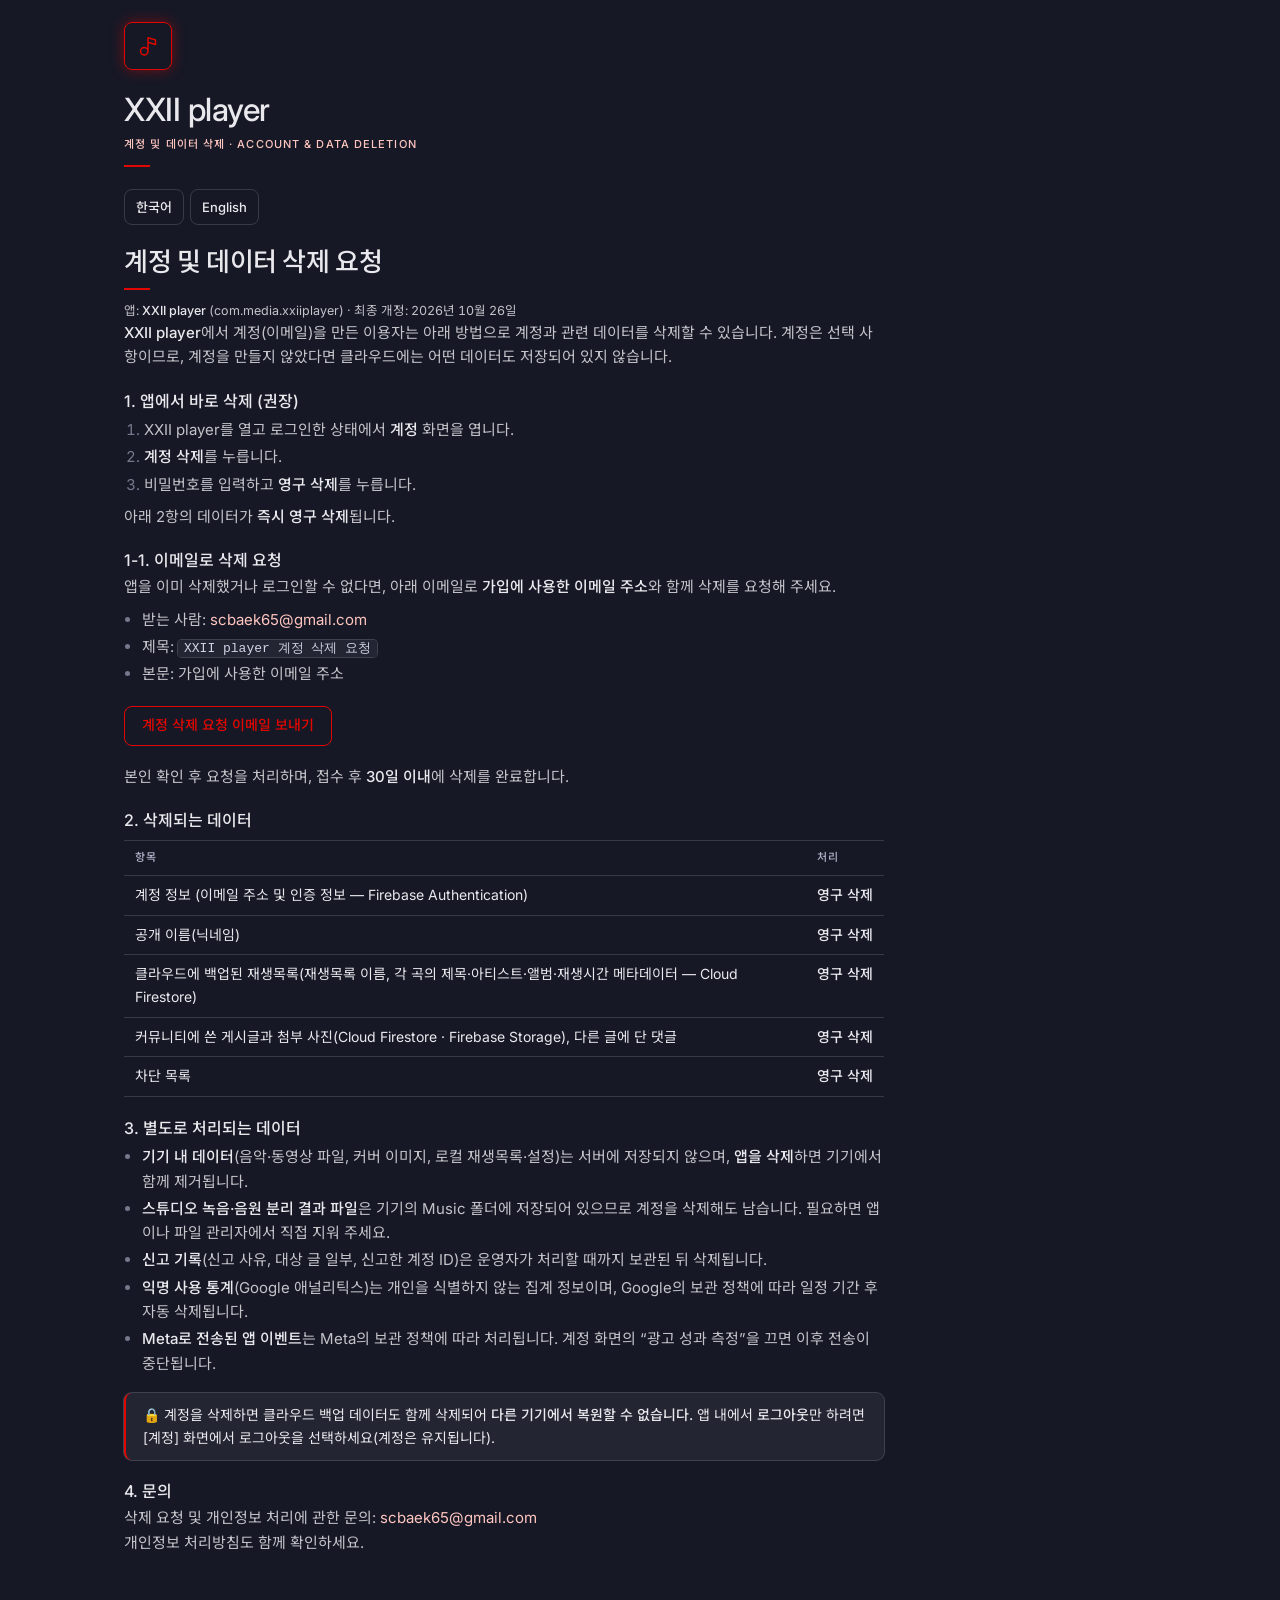
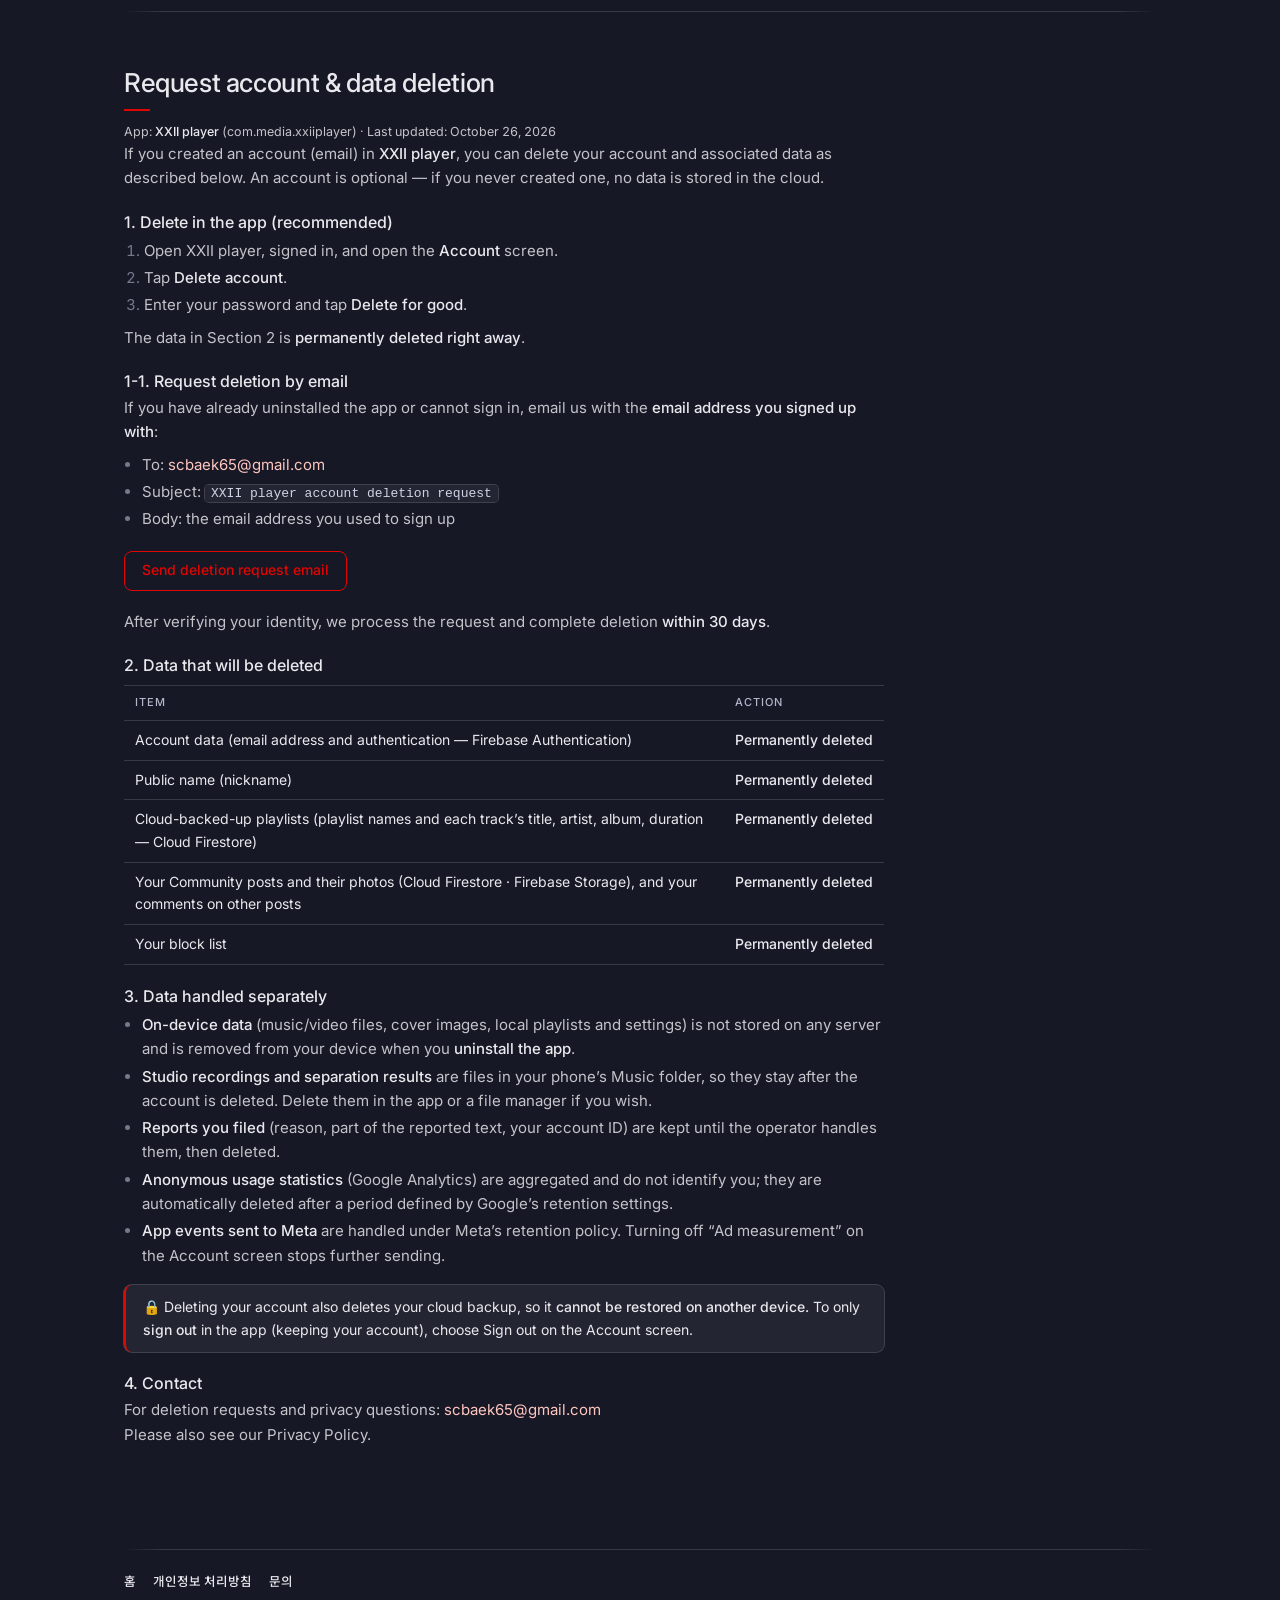
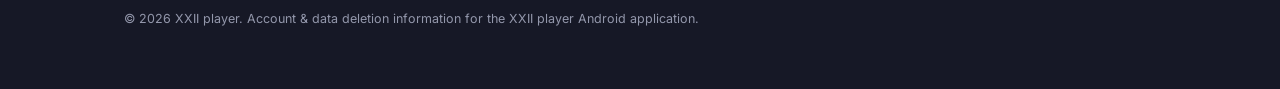
<file: account-deletion.html>
<!DOCTYPE html>
<html lang="ko">
<head>
<meta charset="UTF-8">
<meta name="viewport" content="width=device-width, initial-scale=1.0">
<title>XXII player · 계정 및 데이터 삭제 / Account &amp; Data Deletion</title>
<meta name="theme-color" content="#161826" />
<link rel="preconnect" href="https://fonts.googleapis.com" />
<link rel="preconnect" href="https://fonts.gstatic.com" crossorigin />
<link
  rel="stylesheet"
  href="https://fonts.googleapis.com/css2?family=Inter:wght@400;500&family=Noto+Sans+KR:wght@400;500&display=swap"
/>
<link rel="stylesheet" href="css/nocturne.css" />
</head>
<body>
<header>
  <div class="logo" aria-hidden="true"><svg viewBox="0 0 256 256" fill="currentColor"><path d="M210.3,56.34l-80-24A8,8,0,0,0,120,40V148.26A48,48,0,1,0,136,184V98.75l69.7,20.91A8,8,0,0,0,216,112V64A8,8,0,0,0,210.3,56.34ZM88,216a32,32,0,1,1,32-32A32,32,0,0,1,88,216Zm112-114.75L136,82.05V50.75l64,19.2Z"/></svg></div>
  <h1>XXII player</h1>
  <p>계정 및 데이터 삭제 · Account &amp; Data Deletion</p>
</header>

<div class="wrap">
  <nav class="lang">
    <a href="#ko">한국어</a>
    <a href="#en">English</a>
  </nav>

  <!-- ============================ 한국어 ============================ -->
  <section class="doc" id="ko">
    <h2>계정 및 데이터 삭제 요청</h2>
    <p class="updated">앱: <strong>XXII player</strong> (com.media.xxiiplayer) · 최종 개정: 2026년 10월 26일</p>

    <p><strong>XXII player</strong>에서 계정(이메일)을 만든 이용자는 아래 방법으로 계정과 관련 데이터를 삭제할 수 있습니다. 계정은 선택 사항이므로, 계정을 만들지 않았다면 클라우드에는 어떤 데이터도 저장되어 있지 않습니다.</p>

    <h3>1. 앱에서 바로 삭제 (권장)</h3>
    <ol>
      <li>XXII player를 열고 로그인한 상태에서 <strong>계정</strong> 화면을 엽니다.</li>
      <li><strong>계정 삭제</strong>를 누릅니다.</li>
      <li>비밀번호를 입력하고 <strong>영구 삭제</strong>를 누릅니다.</li>
    </ol>
    <p>아래 2항의 데이터가 <strong>즉시 영구 삭제</strong>됩니다.</p>

    <h3>1-1. 이메일로 삭제 요청</h3>
    <p>앱을 이미 삭제했거나 로그인할 수 없다면, 아래 이메일로 <strong>가입에 사용한 이메일 주소</strong>와 함께 삭제를 요청해 주세요.</p>
    <ul>
      <li>받는 사람: <a href="mailto:scbaek65@gmail.com?subject=XXII%20player%20%EA%B3%84%EC%A0%95%20%EC%82%AD%EC%A0%9C%20%EC%9A%94%EC%B2%AD">scbaek65@gmail.com</a></li>
      <li>제목: <code>XXII player 계정 삭제 요청</code></li>
      <li>본문: 가입에 사용한 이메일 주소</li>
    </ul>
    <p><a class="cta" href="mailto:scbaek65@gmail.com?subject=XXII%20player%20%EA%B3%84%EC%A0%95%20%EC%82%AD%EC%A0%9C%20%EC%9A%94%EC%B2%AD&amp;body=%EA%B0%80%EC%9E%85%20%EC%9D%B4%EB%A9%94%EC%9D%BC%3A%20">계정 삭제 요청 이메일 보내기</a></p>
    <p>본인 확인 후 요청을 처리하며, 접수 후 <strong>30일 이내</strong>에 삭제를 완료합니다.</p>

    <h3>2. 삭제되는 데이터</h3>
    <table>
      <tr><th>항목</th><th>처리</th></tr>
      <tr><td>계정 정보 (이메일 주소 및 인증 정보 — Firebase Authentication)</td><td><strong>영구 삭제</strong></td></tr>
      <tr><td>공개 이름(닉네임)</td><td><strong>영구 삭제</strong></td></tr>
      <tr><td>클라우드에 백업된 재생목록(재생목록 이름, 각 곡의 제목·아티스트·앨범·재생시간 메타데이터 — Cloud Firestore)</td><td><strong>영구 삭제</strong></td></tr>
      <tr><td>커뮤니티에 쓴 게시글과 첨부 사진(Cloud Firestore · Firebase Storage), 다른 글에 단 댓글</td><td><strong>영구 삭제</strong></td></tr>
      <tr><td>차단 목록</td><td><strong>영구 삭제</strong></td></tr>
    </table>

    <h3>3. 별도로 처리되는 데이터</h3>
    <ul>
      <li><strong>기기 내 데이터</strong>(음악·동영상 파일, 커버 이미지, 로컬 재생목록·설정)는 서버에 저장되지 않으며, <strong>앱을 삭제</strong>하면 기기에서 함께 제거됩니다.</li>
      <li><strong>스튜디오 녹음·음원 분리 결과 파일</strong>은 기기의 Music 폴더에 저장되어 있으므로 계정을 삭제해도 남습니다. 필요하면 앱이나 파일 관리자에서 직접 지워 주세요.</li>
      <li><strong>신고 기록</strong>(신고 사유, 대상 글 일부, 신고한 계정 ID)은 운영자가 처리할 때까지 보관된 뒤 삭제됩니다.</li>
      <li><strong>익명 사용 통계</strong>(Google 애널리틱스)는 개인을 식별하지 않는 집계 정보이며, Google의 보관 정책에 따라 일정 기간 후 자동 삭제됩니다.</li>
      <li><strong>Meta로 전송된 앱 이벤트</strong>는 Meta의 보관 정책에 따라 처리됩니다. 계정 화면의 “광고 성과 측정”을 끄면 이후 전송이 중단됩니다.</li>
    </ul>

    <div class="note">
      🔒 계정을 삭제하면 클라우드 백업 데이터도 함께 삭제되어 <strong>다른 기기에서 복원할 수 없습니다.</strong> 앱 내에서 <strong>로그아웃</strong>만 하려면 [계정] 화면에서 로그아웃을 선택하세요(계정은 유지됩니다).
    </div>

    <h3>4. 문의</h3>
    <p>삭제 요청 및 개인정보 처리에 관한 문의: <a href="mailto:scbaek65@gmail.com">scbaek65@gmail.com</a><br>
      개인정보 처리방침도 함께 확인하세요.</p>
  </section>

  <hr class="sep">

  <!-- ============================ English ============================ -->
  <section class="doc" id="en">
    <h2>Request account &amp; data deletion</h2>
    <p class="updated">App: <strong>XXII player</strong> (com.media.xxiiplayer) · Last updated: October 26, 2026</p>

    <p>If you created an account (email) in <strong>XXII player</strong>, you can delete your account and associated data as described below. An account is optional — if you never created one, no data is stored in the cloud.</p>

    <h3>1. Delete in the app (recommended)</h3>
    <ol>
      <li>Open XXII player, signed in, and open the <strong>Account</strong> screen.</li>
      <li>Tap <strong>Delete account</strong>.</li>
      <li>Enter your password and tap <strong>Delete for good</strong>.</li>
    </ol>
    <p>The data in Section 2 is <strong>permanently deleted right away</strong>.</p>

    <h3>1-1. Request deletion by email</h3>
    <p>If you have already uninstalled the app or cannot sign in, email us with the <strong>email address you signed up with</strong>:</p>
    <ul>
      <li>To: <a href="mailto:scbaek65@gmail.com?subject=XXII%20player%20account%20deletion%20request">scbaek65@gmail.com</a></li>
      <li>Subject: <code>XXII player account deletion request</code></li>
      <li>Body: the email address you used to sign up</li>
    </ul>
    <p><a class="cta" href="mailto:scbaek65@gmail.com?subject=XXII%20player%20account%20deletion%20request&amp;body=Sign-up%20email%3A%20">Send deletion request email</a></p>
    <p>After verifying your identity, we process the request and complete deletion <strong>within 30 days</strong>.</p>

    <h3>2. Data that will be deleted</h3>
    <table>
      <tr><th>Item</th><th>Action</th></tr>
      <tr><td>Account data (email address and authentication — Firebase Authentication)</td><td><strong>Permanently deleted</strong></td></tr>
      <tr><td>Public name (nickname)</td><td><strong>Permanently deleted</strong></td></tr>
      <tr><td>Cloud-backed-up playlists (playlist names and each track’s title, artist, album, duration — Cloud Firestore)</td><td><strong>Permanently deleted</strong></td></tr>
      <tr><td>Your Community posts and their photos (Cloud Firestore · Firebase Storage), and your comments on other posts</td><td><strong>Permanently deleted</strong></td></tr>
      <tr><td>Your block list</td><td><strong>Permanently deleted</strong></td></tr>
    </table>

    <h3>3. Data handled separately</h3>
    <ul>
      <li><strong>On-device data</strong> (music/video files, cover images, local playlists and settings) is not stored on any server and is removed from your device when you <strong>uninstall the app</strong>.</li>
      <li><strong>Studio recordings and separation results</strong> are files in your phone’s Music folder, so they stay after the account is deleted. Delete them in the app or a file manager if you wish.</li>
      <li><strong>Reports you filed</strong> (reason, part of the reported text, your account ID) are kept until the operator handles them, then deleted.</li>
      <li><strong>Anonymous usage statistics</strong> (Google Analytics) are aggregated and do not identify you; they are automatically deleted after a period defined by Google’s retention settings.</li>
      <li><strong>App events sent to Meta</strong> are handled under Meta’s retention policy. Turning off “Ad measurement” on the Account screen stops further sending.</li>
    </ul>

    <div class="note">
      🔒 Deleting your account also deletes your cloud backup, so it <strong>cannot be restored on another device.</strong> To only <strong>sign out</strong> in the app (keeping your account), choose Sign out on the Account screen.
    </div>

    <h3>4. Contact</h3>
    <p>For deletion requests and privacy questions: <a href="mailto:scbaek65@gmail.com">scbaek65@gmail.com</a><br>
      Please also see our Privacy Policy.</p>
  </section>
</div>

<footer>
  <div class="footer-links">
    <a href="index.html">홈</a>
    <a href="privacy-policy.html">개인정보 처리방침</a>
    <a href="mailto:scbaek65@gmail.com">문의</a>
  </div>
  <p>© 2026 XXII player. Account &amp; data deletion information for the XXII player Android application.</p>
</footer>
</body>
</html>
</file>
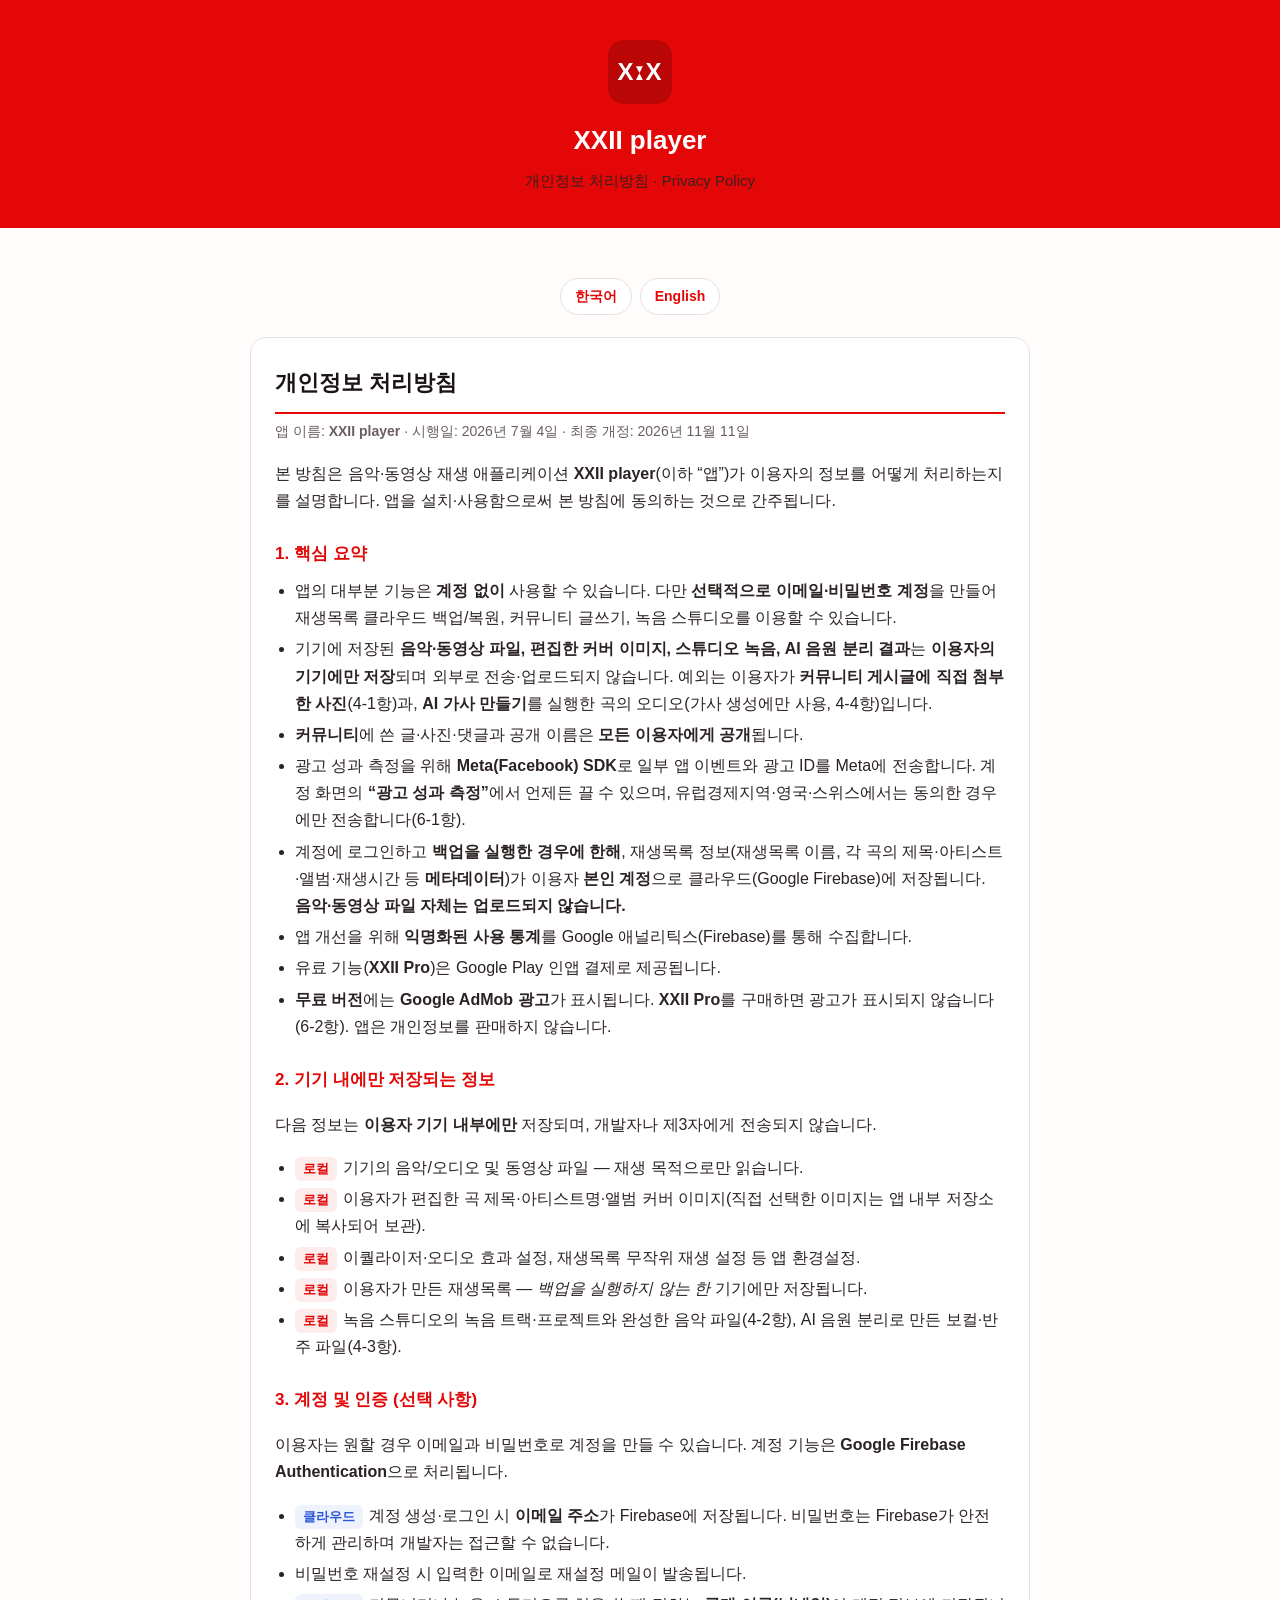
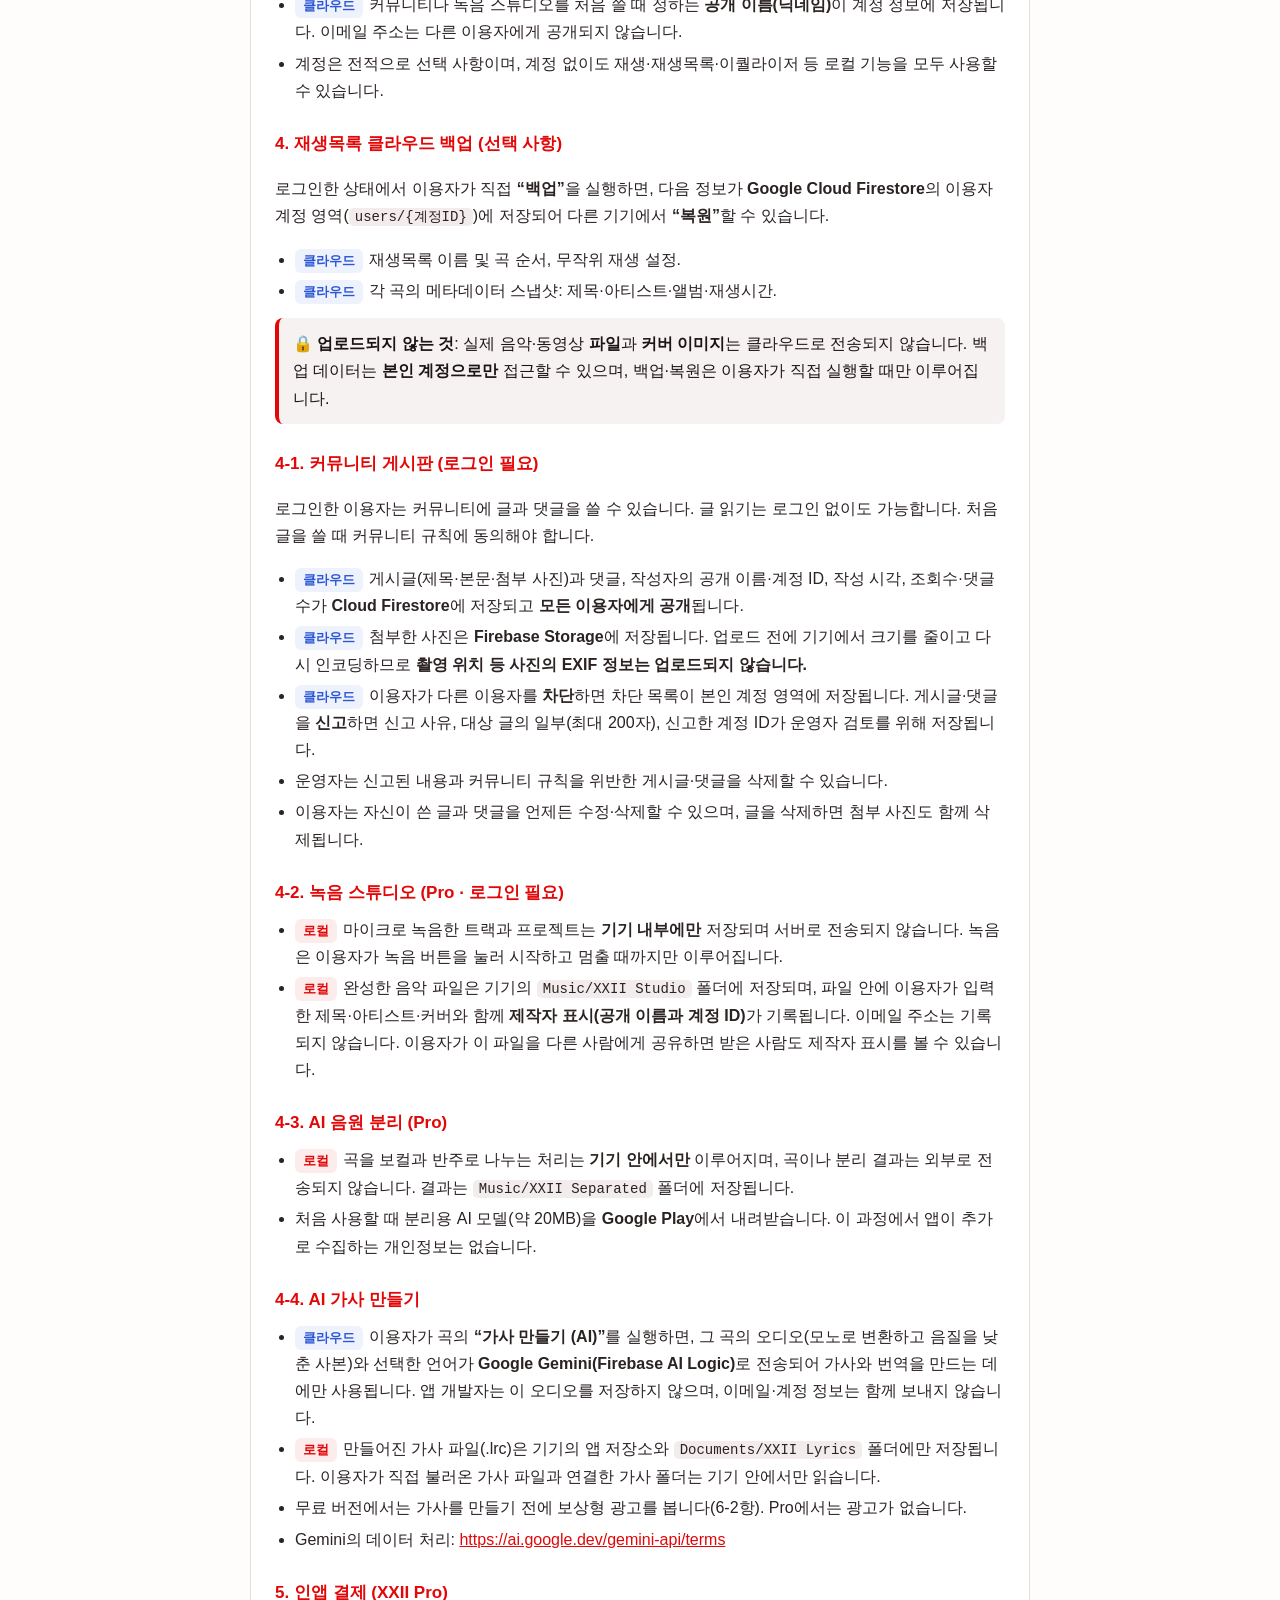
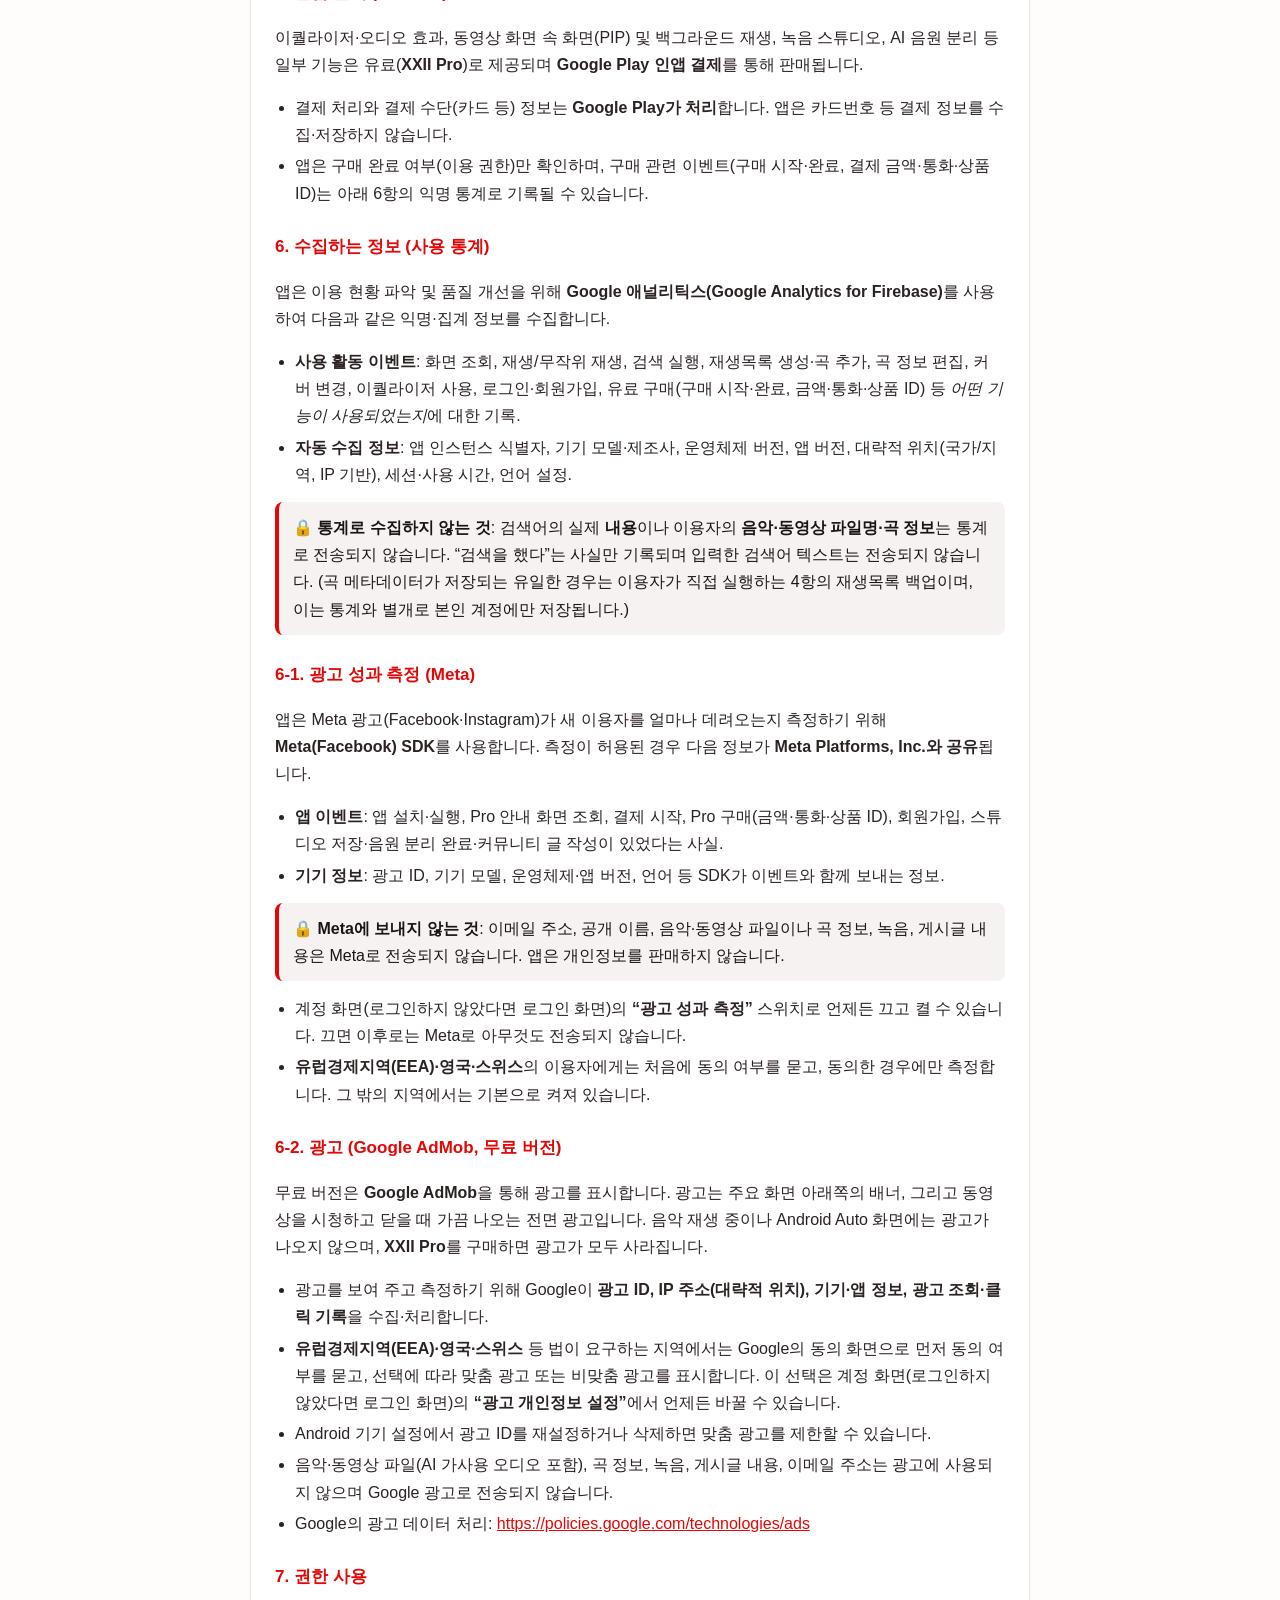
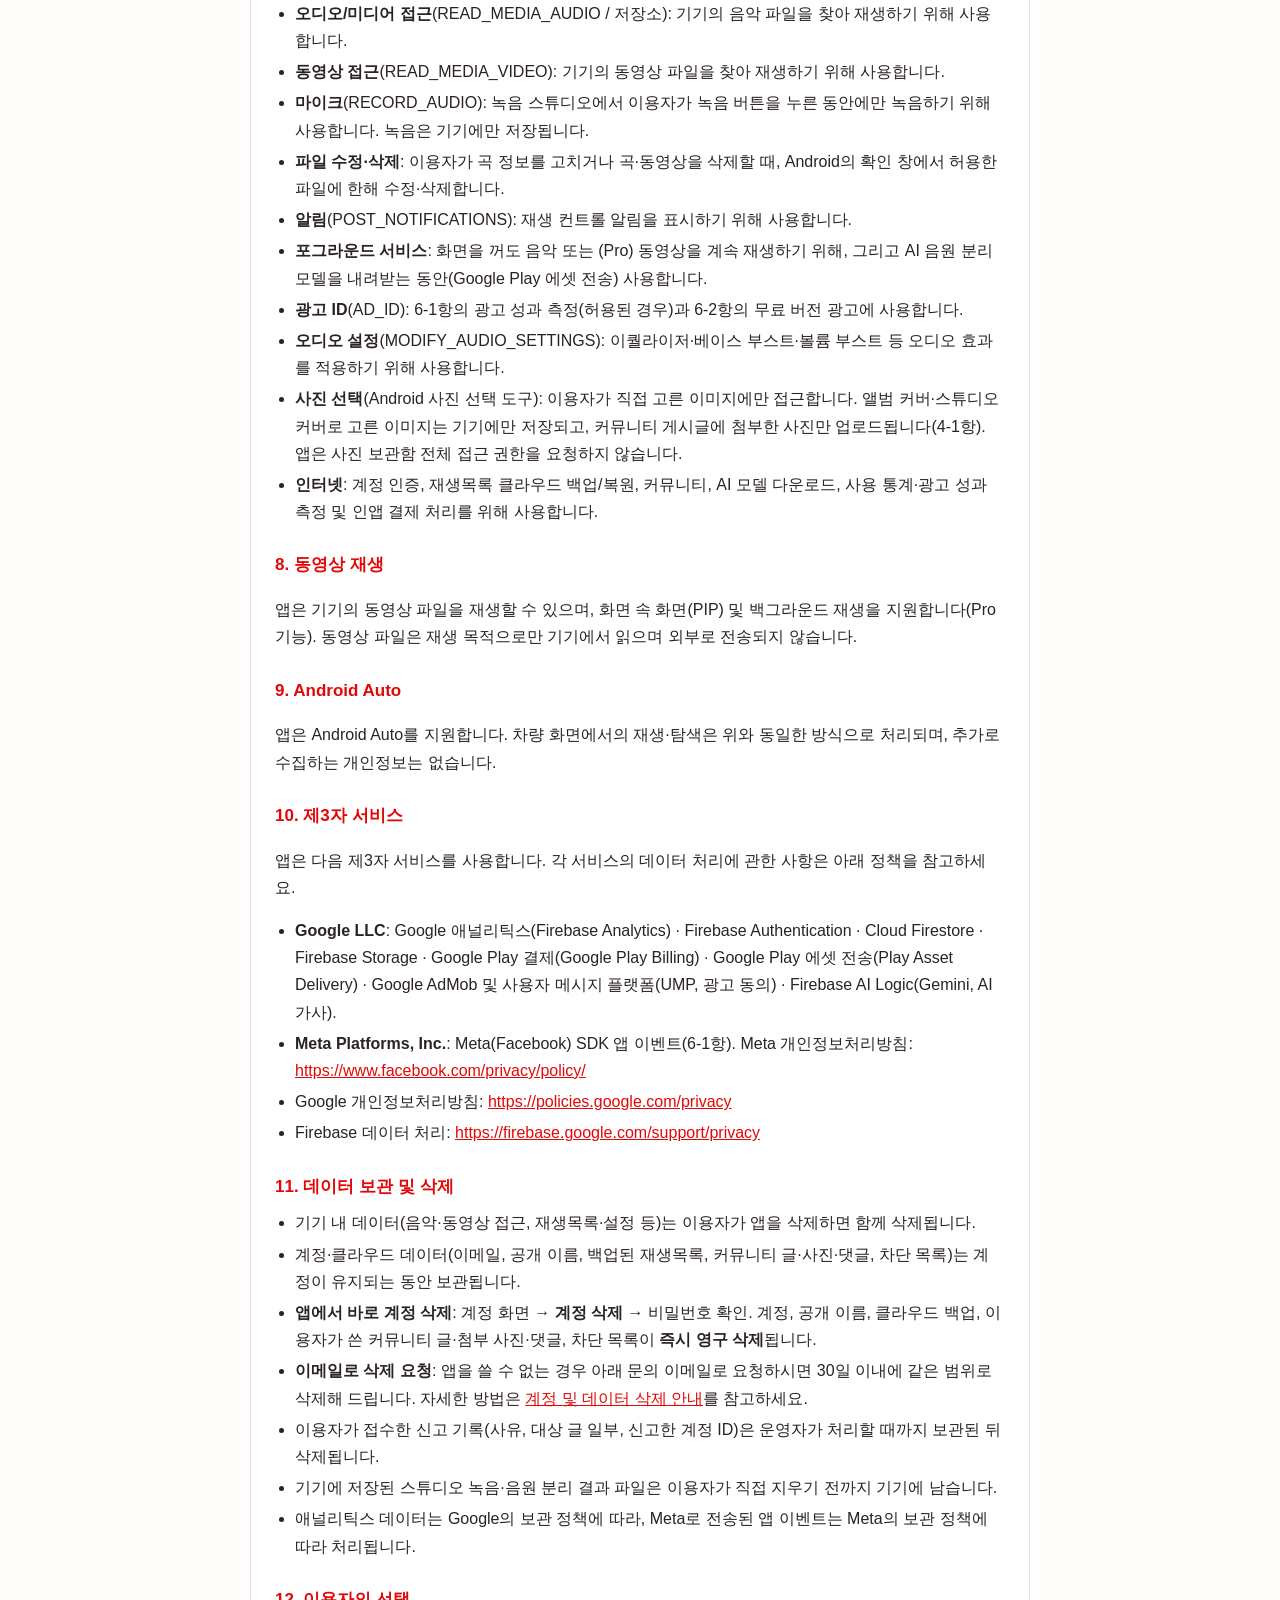
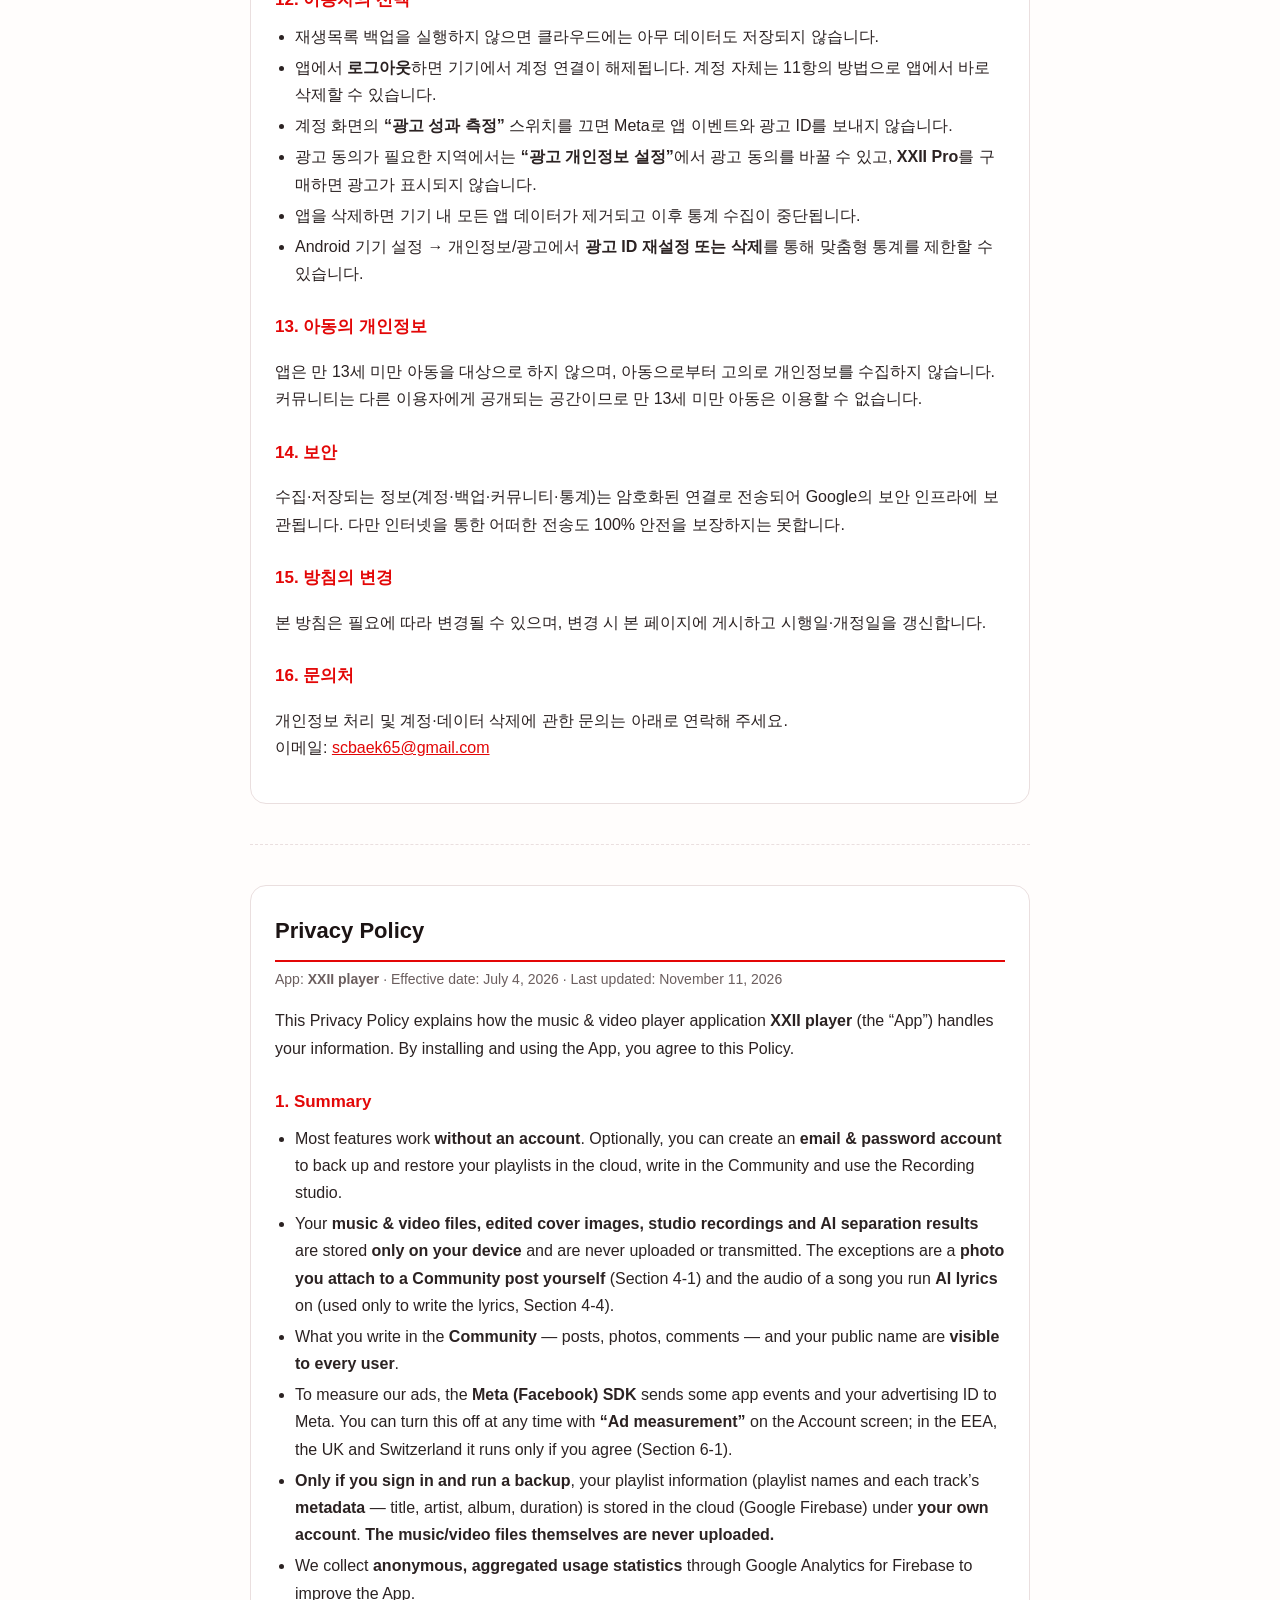
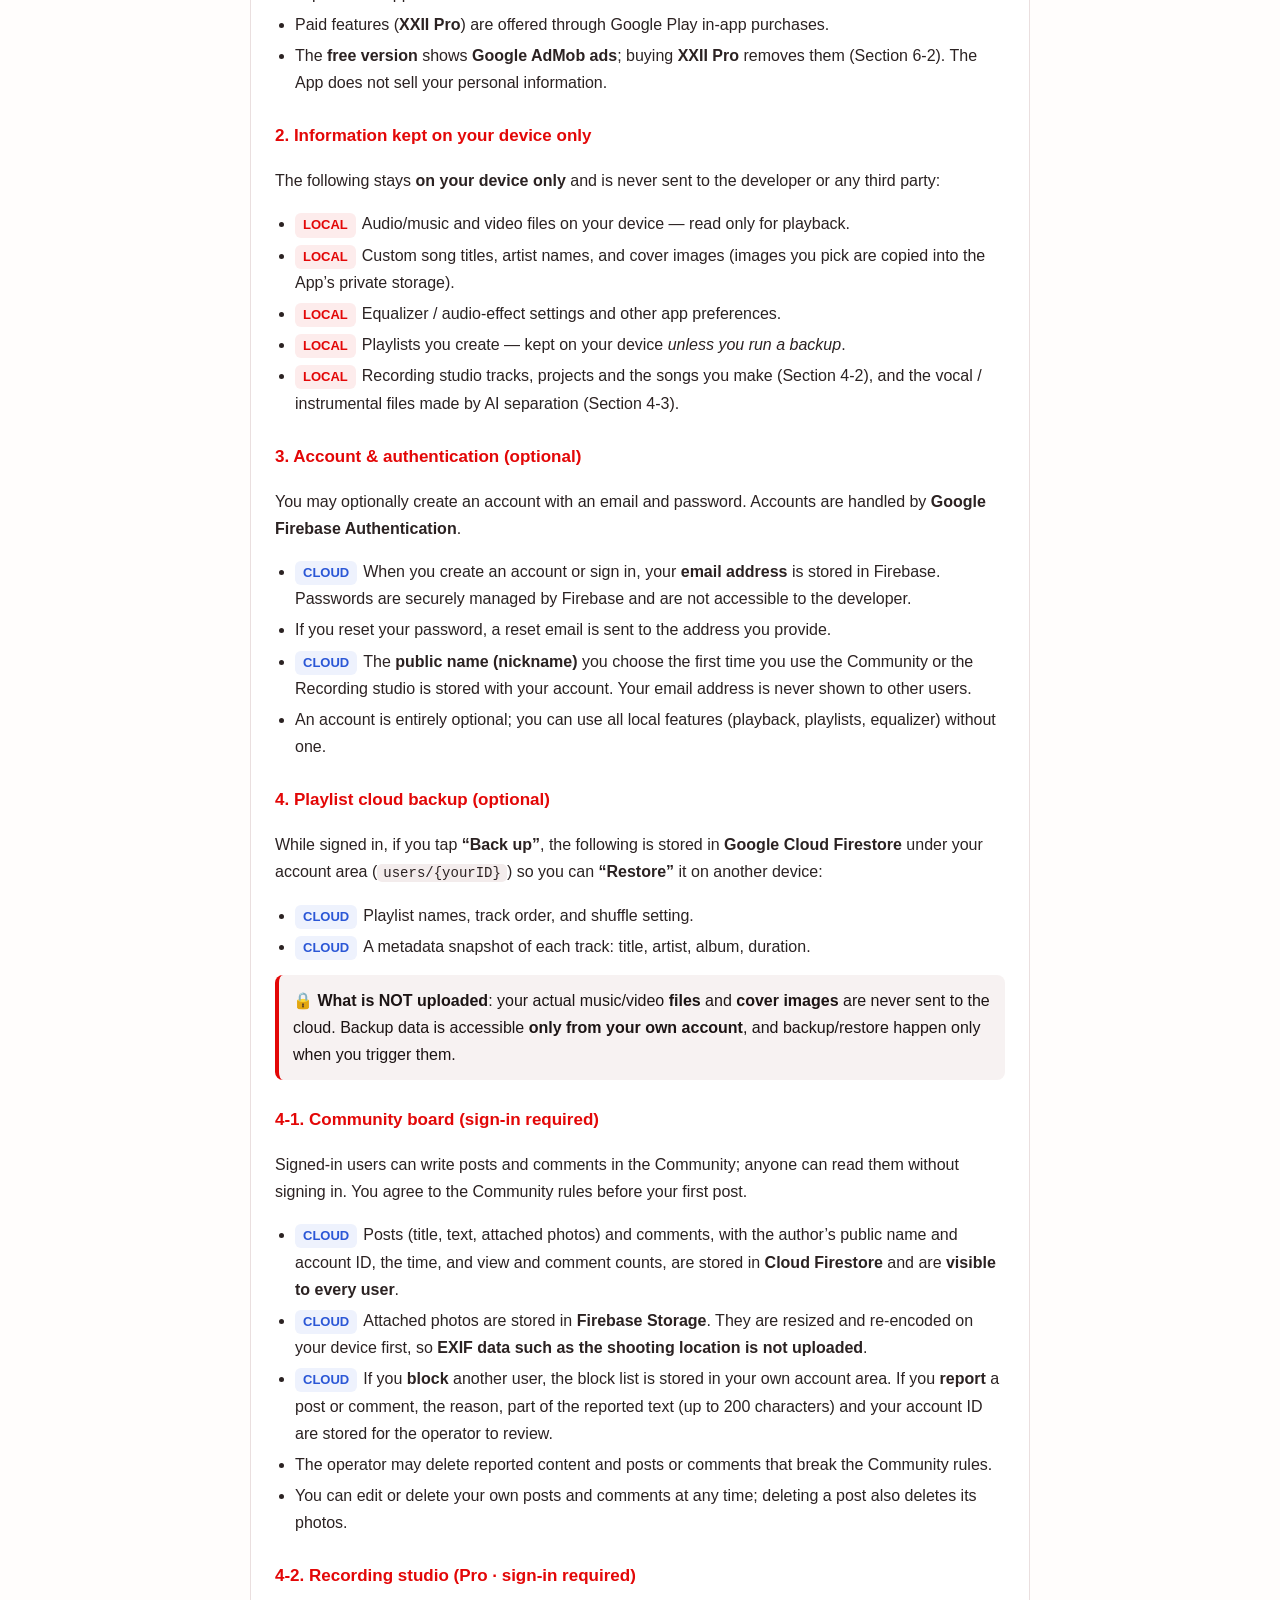
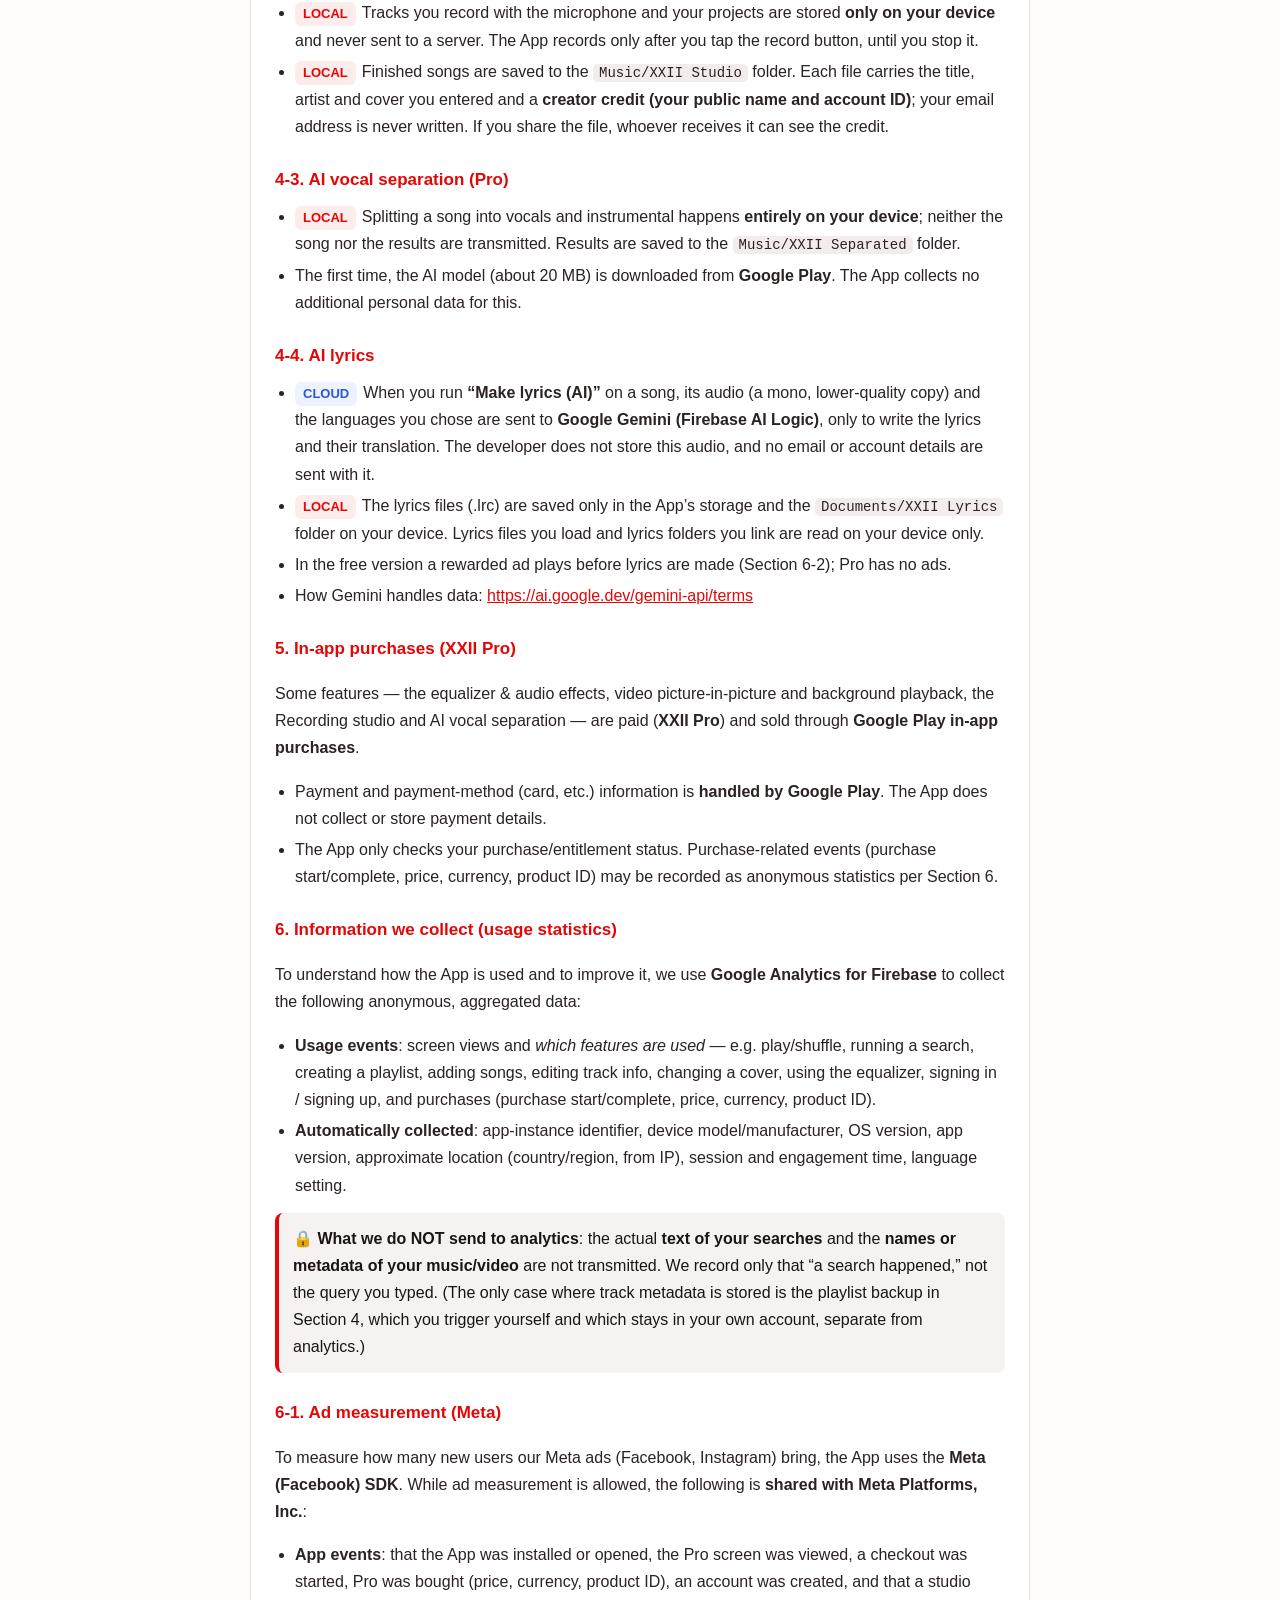
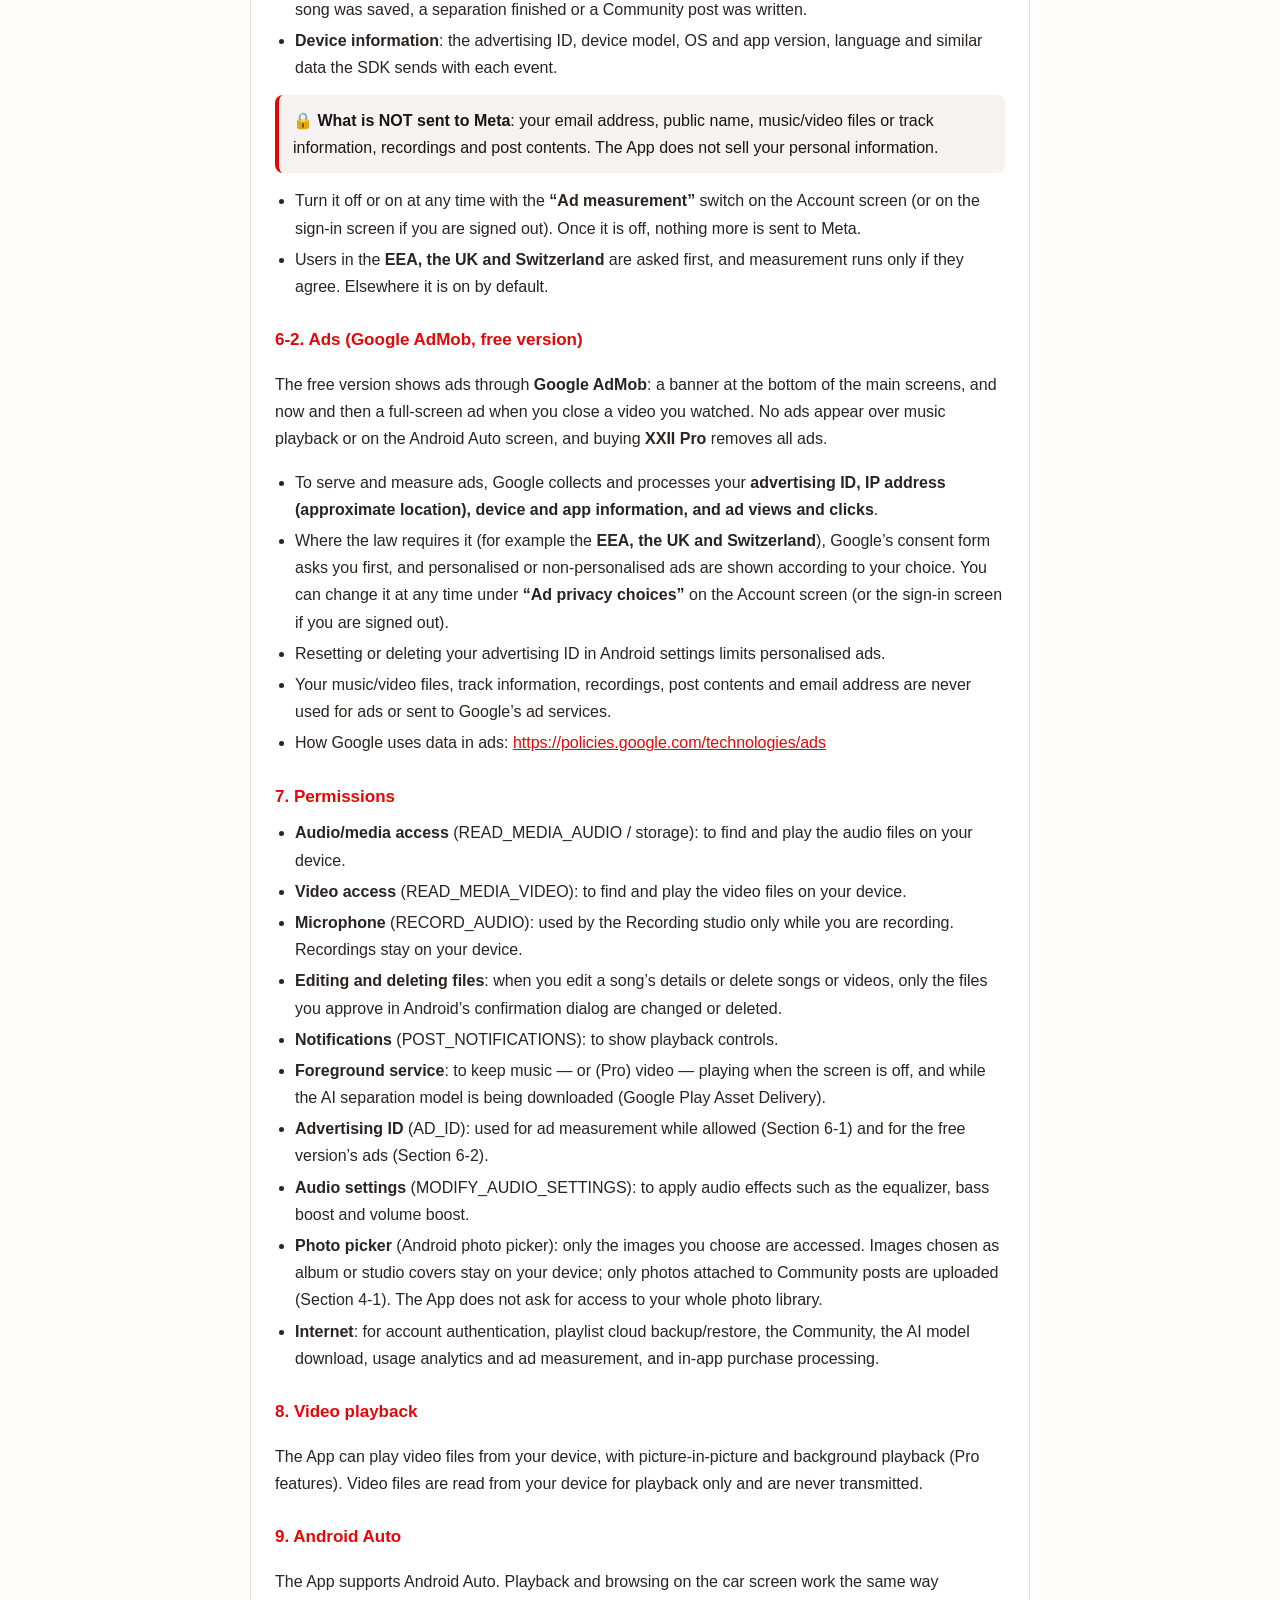
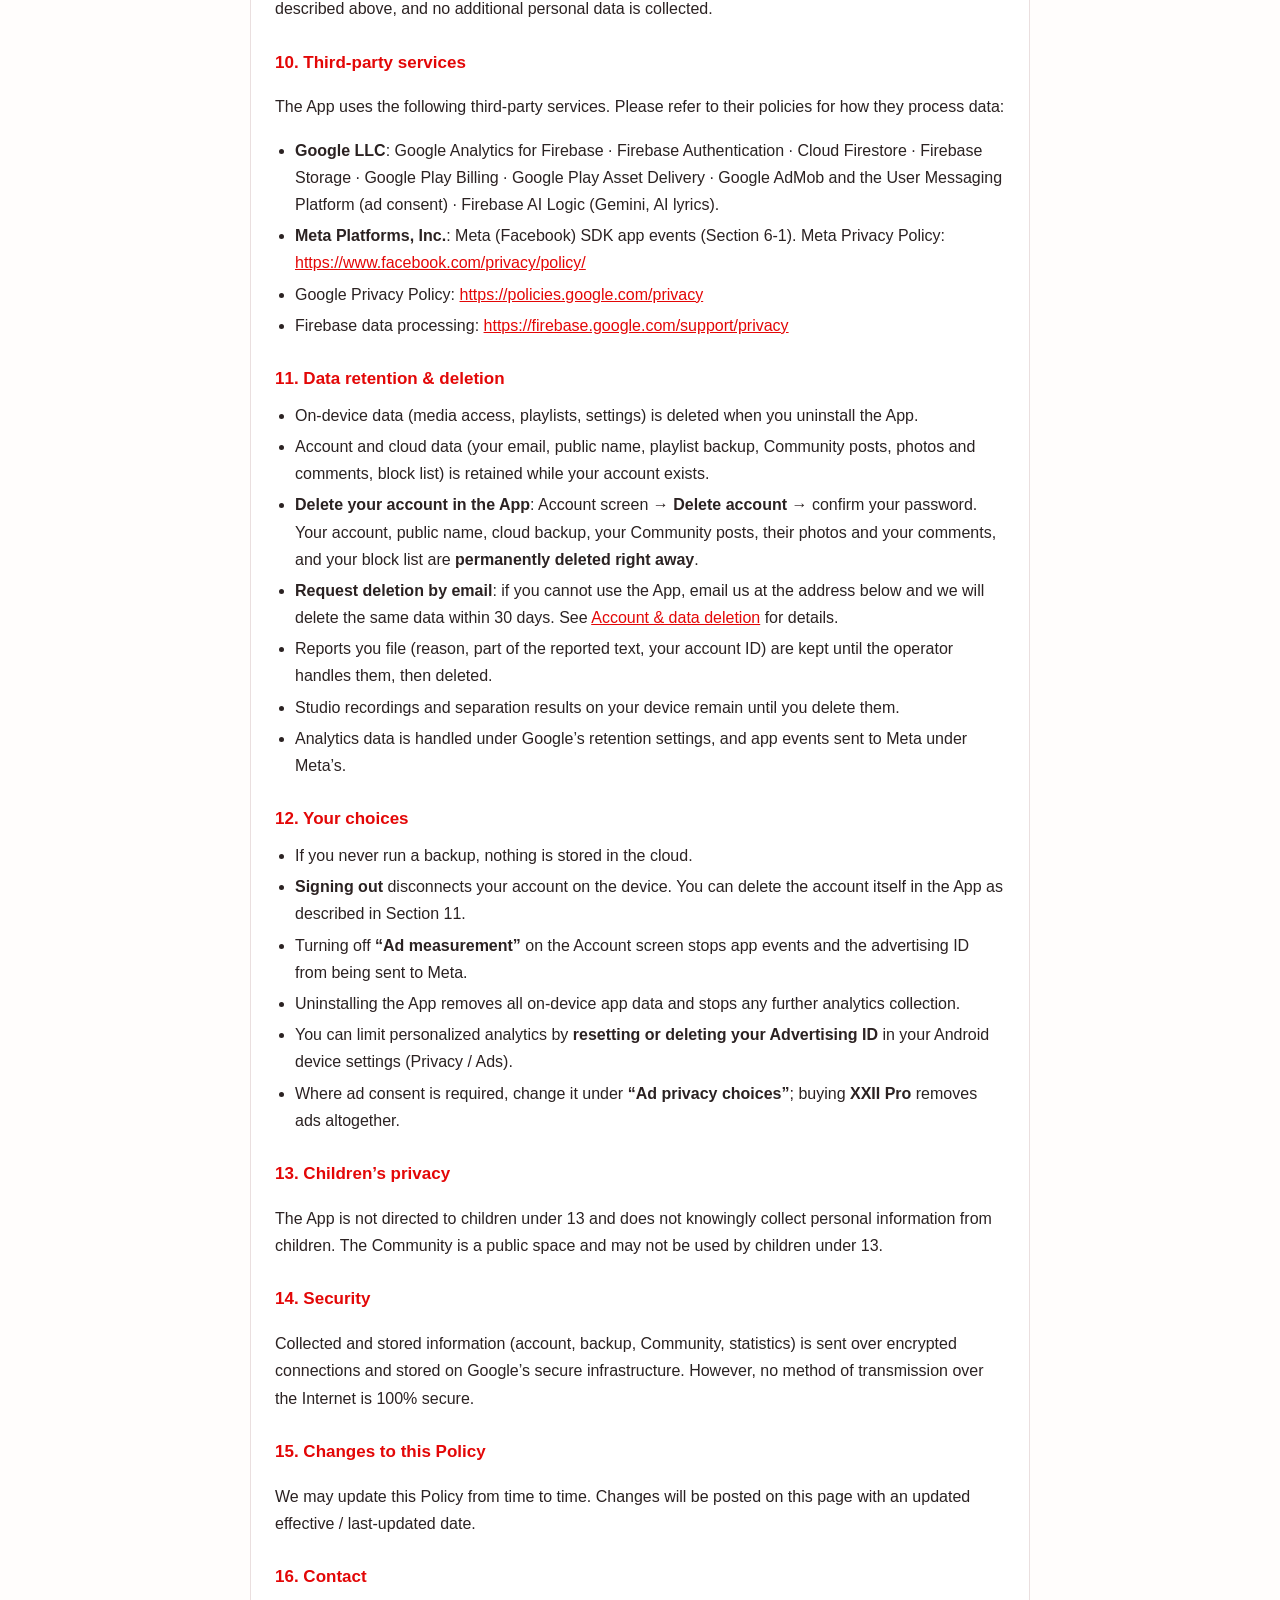
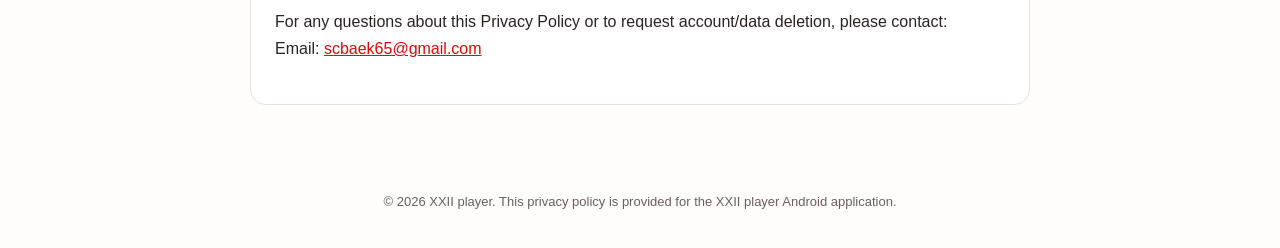
<file: privacy-policy.html>
<!DOCTYPE html>
<html lang="ko">
<head>
<meta charset="UTF-8">
<meta name="viewport" content="width=device-width, initial-scale=1.0">
<title>XXII player · 개인정보 처리방침 / Privacy Policy</title>
<style>
  :root{
    --brand:#E30707; --ink:#1c1414; --muted:#6b5e5e; --line:#eadfdf;
    --bg:#fffdfc; --card:#ffffff;
  }
  *{box-sizing:border-box}
  html{-webkit-text-size-adjust:100%}
  body{
    margin:0; background:var(--bg); color:var(--ink);
    font-family:-apple-system,BlinkMacSystemFont,"Segoe UI",Roboto,"Helvetica Neue","Apple SD Gothic Neo","Malgun Gothic",sans-serif;
    line-height:1.7; font-size:16px;
  }
  header{
    background:var(--brand); color:#fff; padding:40px 20px 34px;
    text-align:center;
  }
  .logo{
    width:64px;height:64px;border-radius:16px;background:rgba(0,0,0,.18);
    display:inline-flex;align-items:center;justify-content:center;font-weight:800;
    font-size:24px;letter-spacing:1px;margin-bottom:14px;
  }
  header h1{margin:0;font-size:26px;font-weight:800}
  header p{margin:6px 0 0;opacity:.9;font-size:15px}
  .wrap{max-width:820px;margin:0 auto;padding:28px 20px 60px}
  nav.lang{
    display:flex;gap:8px;justify-content:center;margin:22px 0 6px;flex-wrap:wrap;
  }
  nav.lang a{
    text-decoration:none;color:var(--brand);border:1px solid var(--line);
    padding:6px 14px;border-radius:999px;font-size:14px;font-weight:600;background:var(--card);
  }
  section.doc{
    background:var(--card);border:1px solid var(--line);border-radius:16px;
    padding:26px 24px;margin-top:22px;
  }
  h2{font-size:22px;margin:0 0 4px;border-bottom:2px solid var(--brand);padding-bottom:10px}
  h3{font-size:17px;margin:26px 0 6px;color:var(--brand)}
  .updated{color:var(--muted);font-size:14px;margin:6px 0 0}
  p,li{color:#2b2222}
  ul{margin:8px 0 8px;padding-left:20px}
  li{margin:4px 0}
  a{color:var(--brand)}
  .tag{
    display:inline-block;background:#fdecec;color:var(--brand);border-radius:6px;
    padding:1px 8px;font-size:13px;font-weight:700;margin-right:6px;
  }
  .tag.cloud{background:#eef2fd;color:#2b57d6}
  .note{background:#f7f2f2;border-left:4px solid var(--brand);padding:12px 14px;border-radius:8px;margin:14px 0}
  footer{text-align:center;color:var(--muted);font-size:13px;padding:26px 20px 40px}
  hr.sep{border:none;border-top:1px dashed var(--line);margin:40px 0}
  code{background:#f3ecec;padding:1px 6px;border-radius:5px;font-size:14px}
</style>
</head>
<body>
<header>
  <div class="logo">XːX</div>
  <h1>XXII player</h1>
  <p>개인정보 처리방침 · Privacy Policy</p>
</header>

<div class="wrap">
  <nav class="lang">
    <a href="#ko">한국어</a>
    <a href="#en">English</a>
  </nav>

  <!-- ============================ 한국어 ============================ -->
  <section class="doc" id="ko">
    <h2>개인정보 처리방침</h2>
    <p class="updated">앱 이름: <strong>XXII player</strong> · 시행일: 2026년 7월 4일 · 최종 개정: 2026년 11월 11일</p>

    <p>본 방침은 음악·동영상 재생 애플리케이션 <strong>XXII player</strong>(이하 “앱”)가 이용자의 정보를 어떻게 처리하는지를 설명합니다. 앱을 설치·사용함으로써 본 방침에 동의하는 것으로 간주됩니다.</p>

    <h3>1. 핵심 요약</h3>
    <ul>
      <li>앱의 대부분 기능은 <strong>계정 없이</strong> 사용할 수 있습니다. 다만 <strong>선택적으로 이메일·비밀번호 계정</strong>을 만들어 재생목록 클라우드 백업/복원, 커뮤니티 글쓰기, 녹음 스튜디오를 이용할 수 있습니다.</li>
      <li>기기에 저장된 <strong>음악·동영상 파일, 편집한 커버 이미지, 스튜디오 녹음, AI 음원 분리 결과</strong>는 <strong>이용자의 기기에만 저장</strong>되며 외부로 전송·업로드되지 않습니다. 예외는 이용자가 <strong>커뮤니티 게시글에 직접 첨부한 사진</strong>(4-1항)과, <strong>AI 가사 만들기</strong>를 실행한 곡의 오디오(가사 생성에만 사용, 4-4항)입니다.</li>
      <li><strong>커뮤니티</strong>에 쓴 글·사진·댓글과 공개 이름은 <strong>모든 이용자에게 공개</strong>됩니다.</li>
      <li>광고 성과 측정을 위해 <strong>Meta(Facebook) SDK</strong>로 일부 앱 이벤트와 광고 ID를 Meta에 전송합니다. 계정 화면의 <strong>“광고 성과 측정”</strong>에서 언제든 끌 수 있으며, 유럽경제지역·영국·스위스에서는 동의한 경우에만 전송합니다(6-1항).</li>
      <li>계정에 로그인하고 <strong>백업을 실행한 경우에 한해</strong>, 재생목록 정보(재생목록 이름, 각 곡의 제목·아티스트·앨범·재생시간 등 <strong>메타데이터</strong>)가 이용자 <strong>본인 계정</strong>으로 클라우드(Google Firebase)에 저장됩니다. <strong>음악·동영상 파일 자체는 업로드되지 않습니다.</strong></li>
      <li>앱 개선을 위해 <strong>익명화된 사용 통계</strong>를 Google 애널리틱스(Firebase)를 통해 수집합니다.</li>
      <li>유료 기능(<strong>XXII Pro</strong>)은 Google Play 인앱 결제로 제공됩니다.</li>
      <li><strong>무료 버전</strong>에는 <strong>Google AdMob 광고</strong>가 표시됩니다. <strong>XXII Pro</strong>를 구매하면 광고가 표시되지 않습니다(6-2항). 앱은 개인정보를 판매하지 않습니다.</li>
    </ul>

    <h3>2. 기기 내에만 저장되는 정보</h3>
    <p>다음 정보는 <strong>이용자 기기 내부에만</strong> 저장되며, 개발자나 제3자에게 전송되지 않습니다.</p>
    <ul>
      <li><span class="tag">로컬</span>기기의 음악/오디오 및 동영상 파일 — 재생 목적으로만 읽습니다.</li>
      <li><span class="tag">로컬</span>이용자가 편집한 곡 제목·아티스트명·앨범 커버 이미지(직접 선택한 이미지는 앱 내부 저장소에 복사되어 보관).</li>
      <li><span class="tag">로컬</span>이퀄라이저·오디오 효과 설정, 재생목록 무작위 재생 설정 등 앱 환경설정.</li>
      <li><span class="tag">로컬</span>이용자가 만든 재생목록 — <em>백업을 실행하지 않는 한</em> 기기에만 저장됩니다.</li>
      <li><span class="tag">로컬</span>녹음 스튜디오의 녹음 트랙·프로젝트와 완성한 음악 파일(4-2항), AI 음원 분리로 만든 보컬·반주 파일(4-3항).</li>
    </ul>

    <h3>3. 계정 및 인증 (선택 사항)</h3>
    <p>이용자는 원할 경우 이메일과 비밀번호로 계정을 만들 수 있습니다. 계정 기능은 <strong>Google Firebase Authentication</strong>으로 처리됩니다.</p>
    <ul>
      <li><span class="tag cloud">클라우드</span>계정 생성·로그인 시 <strong>이메일 주소</strong>가 Firebase에 저장됩니다. 비밀번호는 Firebase가 안전하게 관리하며 개발자는 접근할 수 없습니다.</li>
      <li>비밀번호 재설정 시 입력한 이메일로 재설정 메일이 발송됩니다.</li>
      <li><span class="tag cloud">클라우드</span>커뮤니티나 녹음 스튜디오를 처음 쓸 때 정하는 <strong>공개 이름(닉네임)</strong>이 계정 정보에 저장됩니다. 이메일 주소는 다른 이용자에게 공개되지 않습니다.</li>
      <li>계정은 전적으로 선택 사항이며, 계정 없이도 재생·재생목록·이퀄라이저 등 로컬 기능을 모두 사용할 수 있습니다.</li>
    </ul>

    <h3>4. 재생목록 클라우드 백업 (선택 사항)</h3>
    <p>로그인한 상태에서 이용자가 직접 <strong>“백업”</strong>을 실행하면, 다음 정보가 <strong>Google Cloud Firestore</strong>의 이용자 계정 영역(<code>users/{계정ID}</code>)에 저장되어 다른 기기에서 <strong>“복원”</strong>할 수 있습니다.</p>
    <ul>
      <li><span class="tag cloud">클라우드</span>재생목록 이름 및 곡 순서, 무작위 재생 설정.</li>
      <li><span class="tag cloud">클라우드</span>각 곡의 메타데이터 스냅샷: 제목·아티스트·앨범·재생시간.</li>
    </ul>
    <div class="note">
      🔒 <strong>업로드되지 않는 것</strong>: 실제 음악·동영상 <strong>파일</strong>과 <strong>커버 이미지</strong>는 클라우드로 전송되지 않습니다. 백업 데이터는 <strong>본인 계정으로만</strong> 접근할 수 있으며, 백업·복원은 이용자가 직접 실행할 때만 이루어집니다.
    </div>

    <h3>4-1. 커뮤니티 게시판 (로그인 필요)</h3>
    <p>로그인한 이용자는 커뮤니티에 글과 댓글을 쓸 수 있습니다. 글 읽기는 로그인 없이도 가능합니다. 처음 글을 쓸 때 커뮤니티 규칙에 동의해야 합니다.</p>
    <ul>
      <li><span class="tag cloud">클라우드</span>게시글(제목·본문·첨부 사진)과 댓글, 작성자의 공개 이름·계정 ID, 작성 시각, 조회수·댓글 수가 <strong>Cloud Firestore</strong>에 저장되고 <strong>모든 이용자에게 공개</strong>됩니다.</li>
      <li><span class="tag cloud">클라우드</span>첨부한 사진은 <strong>Firebase Storage</strong>에 저장됩니다. 업로드 전에 기기에서 크기를 줄이고 다시 인코딩하므로 <strong>촬영 위치 등 사진의 EXIF 정보는 업로드되지 않습니다.</strong></li>
      <li><span class="tag cloud">클라우드</span>이용자가 다른 이용자를 <strong>차단</strong>하면 차단 목록이 본인 계정 영역에 저장됩니다. 게시글·댓글을 <strong>신고</strong>하면 신고 사유, 대상 글의 일부(최대 200자), 신고한 계정 ID가 운영자 검토를 위해 저장됩니다.</li>
      <li>운영자는 신고된 내용과 커뮤니티 규칙을 위반한 게시글·댓글을 삭제할 수 있습니다.</li>
      <li>이용자는 자신이 쓴 글과 댓글을 언제든 수정·삭제할 수 있으며, 글을 삭제하면 첨부 사진도 함께 삭제됩니다.</li>
    </ul>

    <h3>4-2. 녹음 스튜디오 (Pro · 로그인 필요)</h3>
    <ul>
      <li><span class="tag">로컬</span>마이크로 녹음한 트랙과 프로젝트는 <strong>기기 내부에만</strong> 저장되며 서버로 전송되지 않습니다. 녹음은 이용자가 녹음 버튼을 눌러 시작하고 멈출 때까지만 이루어집니다.</li>
      <li><span class="tag">로컬</span>완성한 음악 파일은 기기의 <code>Music/XXII Studio</code> 폴더에 저장되며, 파일 안에 이용자가 입력한 제목·아티스트·커버와 함께 <strong>제작자 표시(공개 이름과 계정 ID)</strong>가 기록됩니다. 이메일 주소는 기록되지 않습니다. 이용자가 이 파일을 다른 사람에게 공유하면 받은 사람도 제작자 표시를 볼 수 있습니다.</li>
    </ul>

    <h3>4-3. AI 음원 분리 (Pro)</h3>
    <ul>
      <li><span class="tag">로컬</span>곡을 보컬과 반주로 나누는 처리는 <strong>기기 안에서만</strong> 이루어지며, 곡이나 분리 결과는 외부로 전송되지 않습니다. 결과는 <code>Music/XXII Separated</code> 폴더에 저장됩니다.</li>
      <li>처음 사용할 때 분리용 AI 모델(약 20MB)을 <strong>Google Play</strong>에서 내려받습니다. 이 과정에서 앱이 추가로 수집하는 개인정보는 없습니다.</li>
    </ul>

    <h3>4-4. AI 가사 만들기</h3>
    <ul>
      <li><span class="tag cloud">클라우드</span>이용자가 곡의 <strong>“가사 만들기 (AI)”</strong>를 실행하면, 그 곡의 오디오(모노로 변환하고 음질을 낮춘 사본)와 선택한 언어가 <strong>Google Gemini(Firebase AI Logic)</strong>로 전송되어 가사와 번역을 만드는 데에만 사용됩니다. 앱 개발자는 이 오디오를 저장하지 않으며, 이메일·계정 정보는 함께 보내지 않습니다.</li>
      <li><span class="tag">로컬</span>만들어진 가사 파일(.lrc)은 기기의 앱 저장소와 <code>Documents/XXII Lyrics</code> 폴더에만 저장됩니다. 이용자가 직접 불러온 가사 파일과 연결한 가사 폴더는 기기 안에서만 읽습니다.</li>
      <li>무료 버전에서는 가사를 만들기 전에 보상형 광고를 봅니다(6-2항). Pro에서는 광고가 없습니다.</li>
      <li>Gemini의 데이터 처리: <a href="https://ai.google.dev/gemini-api/terms" target="_blank" rel="noopener">https://ai.google.dev/gemini-api/terms</a></li>
    </ul>

    <h3>5. 인앱 결제 (XXII Pro)</h3>
    <p>이퀄라이저·오디오 효과, 동영상 화면 속 화면(PIP) 및 백그라운드 재생, 녹음 스튜디오, AI 음원 분리 등 일부 기능은 유료(<strong>XXII Pro</strong>)로 제공되며 <strong>Google Play 인앱 결제</strong>를 통해 판매됩니다.</p>
    <ul>
      <li>결제 처리와 결제 수단(카드 등) 정보는 <strong>Google Play가 처리</strong>합니다. 앱은 카드번호 등 결제 정보를 수집·저장하지 않습니다.</li>
      <li>앱은 구매 완료 여부(이용 권한)만 확인하며, 구매 관련 이벤트(구매 시작·완료, 결제 금액·통화·상품 ID)는 아래 6항의 익명 통계로 기록될 수 있습니다.</li>
    </ul>

    <h3>6. 수집하는 정보 (사용 통계)</h3>
    <p>앱은 이용 현황 파악 및 품질 개선을 위해 <strong>Google 애널리틱스(Google Analytics for Firebase)</strong>를 사용하여 다음과 같은 익명·집계 정보를 수집합니다.</p>
    <ul>
      <li><strong>사용 활동 이벤트</strong>: 화면 조회, 재생/무작위 재생, 검색 실행, 재생목록 생성·곡 추가, 곡 정보 편집, 커버 변경, 이퀄라이저 사용, 로그인·회원가입, 유료 구매(구매 시작·완료, 금액·통화·상품 ID) 등 <em>어떤 기능이 사용되었는지</em>에 대한 기록.</li>
      <li><strong>자동 수집 정보</strong>: 앱 인스턴스 식별자, 기기 모델·제조사, 운영체제 버전, 앱 버전, 대략적 위치(국가/지역, IP 기반), 세션·사용 시간, 언어 설정.</li>
    </ul>
    <div class="note">
      🔒 <strong>통계로 수집하지 않는 것</strong>: 검색어의 실제 <strong>내용</strong>이나 이용자의 <strong>음악·동영상 파일명·곡 정보</strong>는 통계로 전송되지 않습니다. “검색을 했다”는 사실만 기록되며 입력한 검색어 텍스트는 전송되지 않습니다. (곡 메타데이터가 저장되는 유일한 경우는 이용자가 직접 실행하는 4항의 재생목록 백업이며, 이는 통계와 별개로 본인 계정에만 저장됩니다.)
    </div>

    <h3>6-1. 광고 성과 측정 (Meta)</h3>
    <p>앱은 Meta 광고(Facebook·Instagram)가 새 이용자를 얼마나 데려오는지 측정하기 위해 <strong>Meta(Facebook) SDK</strong>를 사용합니다. 측정이 허용된 경우 다음 정보가 <strong>Meta Platforms, Inc.와 공유</strong>됩니다.</p>
    <ul>
      <li><strong>앱 이벤트</strong>: 앱 설치·실행, Pro 안내 화면 조회, 결제 시작, Pro 구매(금액·통화·상품 ID), 회원가입, 스튜디오 저장·음원 분리 완료·커뮤니티 글 작성이 있었다는 사실.</li>
      <li><strong>기기 정보</strong>: 광고 ID, 기기 모델, 운영체제·앱 버전, 언어 등 SDK가 이벤트와 함께 보내는 정보.</li>
    </ul>
    <div class="note">
      🔒 <strong>Meta에 보내지 않는 것</strong>: 이메일 주소, 공개 이름, 음악·동영상 파일이나 곡 정보, 녹음, 게시글 내용은 Meta로 전송되지 않습니다. 앱은 개인정보를 판매하지 않습니다.
    </div>
    <ul>
      <li>계정 화면(로그인하지 않았다면 로그인 화면)의 <strong>“광고 성과 측정”</strong> 스위치로 언제든 끄고 켤 수 있습니다. 끄면 이후로는 Meta로 아무것도 전송되지 않습니다.</li>
      <li><strong>유럽경제지역(EEA)·영국·스위스</strong>의 이용자에게는 처음에 동의 여부를 묻고, 동의한 경우에만 측정합니다. 그 밖의 지역에서는 기본으로 켜져 있습니다.</li>
    </ul>

    <h3>6-2. 광고 (Google AdMob, 무료 버전)</h3>
    <p>무료 버전은 <strong>Google AdMob</strong>을 통해 광고를 표시합니다. 광고는 주요 화면 아래쪽의 배너, 그리고 동영상을 시청하고 닫을 때 가끔 나오는 전면 광고입니다. 음악 재생 중이나 Android Auto 화면에는 광고가 나오지 않으며, <strong>XXII Pro</strong>를 구매하면 광고가 모두 사라집니다.</p>
    <ul>
      <li>광고를 보여 주고 측정하기 위해 Google이 <strong>광고 ID, IP 주소(대략적 위치), 기기·앱 정보, 광고 조회·클릭 기록</strong>을 수집·처리합니다.</li>
      <li><strong>유럽경제지역(EEA)·영국·스위스</strong> 등 법이 요구하는 지역에서는 Google의 동의 화면으로 먼저 동의 여부를 묻고, 선택에 따라 맞춤 광고 또는 비맞춤 광고를 표시합니다. 이 선택은 계정 화면(로그인하지 않았다면 로그인 화면)의 <strong>“광고 개인정보 설정”</strong>에서 언제든 바꿀 수 있습니다.</li>
      <li>Android 기기 설정에서 광고 ID를 재설정하거나 삭제하면 맞춤 광고를 제한할 수 있습니다.</li>
      <li>음악·동영상 파일(AI 가사용 오디오 포함), 곡 정보, 녹음, 게시글 내용, 이메일 주소는 광고에 사용되지 않으며 Google 광고로 전송되지 않습니다.</li>
      <li>Google의 광고 데이터 처리: <a href="https://policies.google.com/technologies/ads" target="_blank" rel="noopener">https://policies.google.com/technologies/ads</a></li>
    </ul>

    <h3>7. 권한 사용</h3>
    <ul>
      <li><strong>오디오/미디어 접근</strong>(READ_MEDIA_AUDIO / 저장소): 기기의 음악 파일을 찾아 재생하기 위해 사용합니다.</li>
      <li><strong>동영상 접근</strong>(READ_MEDIA_VIDEO): 기기의 동영상 파일을 찾아 재생하기 위해 사용합니다.</li>
      <li><strong>마이크</strong>(RECORD_AUDIO): 녹음 스튜디오에서 이용자가 녹음 버튼을 누른 동안에만 녹음하기 위해 사용합니다. 녹음은 기기에만 저장됩니다.</li>
      <li><strong>파일 수정·삭제</strong>: 이용자가 곡 정보를 고치거나 곡·동영상을 삭제할 때, Android의 확인 창에서 허용한 파일에 한해 수정·삭제합니다.</li>
      <li><strong>알림</strong>(POST_NOTIFICATIONS): 재생 컨트롤 알림을 표시하기 위해 사용합니다.</li>
      <li><strong>포그라운드 서비스</strong>: 화면을 꺼도 음악 또는 (Pro) 동영상을 계속 재생하기 위해, 그리고 AI 음원 분리 모델을 내려받는 동안(Google Play 에셋 전송) 사용합니다.</li>
      <li><strong>광고 ID</strong>(AD_ID): 6-1항의 광고 성과 측정(허용된 경우)과 6-2항의 무료 버전 광고에 사용합니다.</li>
      <li><strong>오디오 설정</strong>(MODIFY_AUDIO_SETTINGS): 이퀄라이저·베이스 부스트·볼륨 부스트 등 오디오 효과를 적용하기 위해 사용합니다.</li>
      <li><strong>사진 선택</strong>(Android 사진 선택 도구): 이용자가 직접 고른 이미지에만 접근합니다. 앨범 커버·스튜디오 커버로 고른 이미지는 기기에만 저장되고, 커뮤니티 게시글에 첨부한 사진만 업로드됩니다(4-1항). 앱은 사진 보관함 전체 접근 권한을 요청하지 않습니다.</li>
      <li><strong>인터넷</strong>: 계정 인증, 재생목록 클라우드 백업/복원, 커뮤니티, AI 모델 다운로드, 사용 통계·광고 성과 측정 및 인앱 결제 처리를 위해 사용합니다.</li>
    </ul>

    <h3>8. 동영상 재생</h3>
    <p>앱은 기기의 동영상 파일을 재생할 수 있으며, 화면 속 화면(PIP) 및 백그라운드 재생을 지원합니다(Pro 기능). 동영상 파일은 재생 목적으로만 기기에서 읽으며 외부로 전송되지 않습니다.</p>

    <h3>9. Android Auto</h3>
    <p>앱은 Android Auto를 지원합니다. 차량 화면에서의 재생·탐색은 위와 동일한 방식으로 처리되며, 추가로 수집하는 개인정보는 없습니다.</p>

    <h3>10. 제3자 서비스</h3>
    <p>앱은 다음 제3자 서비스를 사용합니다. 각 서비스의 데이터 처리에 관한 사항은 아래 정책을 참고하세요.</p>
    <ul>
      <li><strong>Google LLC</strong>: Google 애널리틱스(Firebase Analytics) · Firebase Authentication · Cloud Firestore · Firebase Storage · Google Play 결제(Google Play Billing) · Google Play 에셋 전송(Play Asset Delivery) · Google AdMob 및 사용자 메시지 플랫폼(UMP, 광고 동의) · Firebase AI Logic(Gemini, AI 가사).</li>
      <li><strong>Meta Platforms, Inc.</strong>: Meta(Facebook) SDK 앱 이벤트(6-1항). Meta 개인정보처리방침: <a href="https://www.facebook.com/privacy/policy/" target="_blank" rel="noopener">https://www.facebook.com/privacy/policy/</a></li>
      <li>Google 개인정보처리방침: <a href="https://policies.google.com/privacy" target="_blank" rel="noopener">https://policies.google.com/privacy</a></li>
      <li>Firebase 데이터 처리: <a href="https://firebase.google.com/support/privacy" target="_blank" rel="noopener">https://firebase.google.com/support/privacy</a></li>
    </ul>

    <h3>11. 데이터 보관 및 삭제</h3>
    <ul>
      <li>기기 내 데이터(음악·동영상 접근, 재생목록·설정 등)는 이용자가 앱을 삭제하면 함께 삭제됩니다.</li>
      <li>계정·클라우드 데이터(이메일, 공개 이름, 백업된 재생목록, 커뮤니티 글·사진·댓글, 차단 목록)는 계정이 유지되는 동안 보관됩니다.</li>
      <li><strong>앱에서 바로 계정 삭제</strong>: 계정 화면 → <strong>계정 삭제</strong> → 비밀번호 확인. 계정, 공개 이름, 클라우드 백업, 이용자가 쓴 커뮤니티 글·첨부 사진·댓글, 차단 목록이 <strong>즉시 영구 삭제</strong>됩니다.</li>
      <li><strong>이메일로 삭제 요청</strong>: 앱을 쓸 수 없는 경우 아래 문의 이메일로 요청하시면 30일 이내에 같은 범위로 삭제해 드립니다. 자세한 방법은 <a href="account-deletion.html">계정 및 데이터 삭제 안내</a>를 참고하세요.</li>
      <li>이용자가 접수한 신고 기록(사유, 대상 글 일부, 신고한 계정 ID)은 운영자가 처리할 때까지 보관된 뒤 삭제됩니다.</li>
      <li>기기에 저장된 스튜디오 녹음·음원 분리 결과 파일은 이용자가 직접 지우기 전까지 기기에 남습니다.</li>
      <li>애널리틱스 데이터는 Google의 보관 정책에 따라, Meta로 전송된 앱 이벤트는 Meta의 보관 정책에 따라 처리됩니다.</li>
    </ul>

    <h3>12. 이용자의 선택</h3>
    <ul>
      <li>재생목록 백업을 실행하지 않으면 클라우드에는 아무 데이터도 저장되지 않습니다.</li>
      <li>앱에서 <strong>로그아웃</strong>하면 기기에서 계정 연결이 해제됩니다. 계정 자체는 11항의 방법으로 앱에서 바로 삭제할 수 있습니다.</li>
      <li>계정 화면의 <strong>“광고 성과 측정”</strong> 스위치를 끄면 Meta로 앱 이벤트와 광고 ID를 보내지 않습니다.</li>
      <li>광고 동의가 필요한 지역에서는 <strong>“광고 개인정보 설정”</strong>에서 광고 동의를 바꿀 수 있고, <strong>XXII Pro</strong>를 구매하면 광고가 표시되지 않습니다.</li>
      <li>앱을 삭제하면 기기 내 모든 앱 데이터가 제거되고 이후 통계 수집이 중단됩니다.</li>
      <li>Android 기기 설정 → 개인정보/광고에서 <strong>광고 ID 재설정 또는 삭제</strong>를 통해 맞춤형 통계를 제한할 수 있습니다.</li>
    </ul>

    <h3>13. 아동의 개인정보</h3>
    <p>앱은 만 13세 미만 아동을 대상으로 하지 않으며, 아동으로부터 고의로 개인정보를 수집하지 않습니다. 커뮤니티는 다른 이용자에게 공개되는 공간이므로 만 13세 미만 아동은 이용할 수 없습니다.</p>

    <h3>14. 보안</h3>
    <p>수집·저장되는 정보(계정·백업·커뮤니티·통계)는 암호화된 연결로 전송되어 Google의 보안 인프라에 보관됩니다. 다만 인터넷을 통한 어떠한 전송도 100% 안전을 보장하지는 못합니다.</p>

    <h3>15. 방침의 변경</h3>
    <p>본 방침은 필요에 따라 변경될 수 있으며, 변경 시 본 페이지에 게시하고 시행일·개정일을 갱신합니다.</p>

    <h3>16. 문의처</h3>
    <p>개인정보 처리 및 계정·데이터 삭제에 관한 문의는 아래로 연락해 주세요.<br>
      이메일: <a href="mailto:scbaek65@gmail.com">scbaek65@gmail.com</a></p>
  </section>

  <hr class="sep">

  <!-- ============================ English ============================ -->
  <section class="doc" id="en">
    <h2>Privacy Policy</h2>
    <p class="updated">App: <strong>XXII player</strong> · Effective date: July 4, 2026 · Last updated: November 11, 2026</p>

    <p>This Privacy Policy explains how the music &amp; video player application <strong>XXII player</strong> (the “App”) handles your information. By installing and using the App, you agree to this Policy.</p>

    <h3>1. Summary</h3>
    <ul>
      <li>Most features work <strong>without an account</strong>. Optionally, you can create an <strong>email &amp; password account</strong> to back up and restore your playlists in the cloud, write in the Community and use the Recording studio.</li>
      <li>Your <strong>music &amp; video files, edited cover images, studio recordings and AI separation results</strong> are stored <strong>only on your device</strong> and are never uploaded or transmitted. The exceptions are a <strong>photo you attach to a Community post yourself</strong> (Section 4-1) and the audio of a song you run <strong>AI lyrics</strong> on (used only to write the lyrics, Section 4-4).</li>
      <li>What you write in the <strong>Community</strong> — posts, photos, comments — and your public name are <strong>visible to every user</strong>.</li>
      <li>To measure our ads, the <strong>Meta (Facebook) SDK</strong> sends some app events and your advertising ID to Meta. You can turn this off at any time with <strong>“Ad measurement”</strong> on the Account screen; in the EEA, the UK and Switzerland it runs only if you agree (Section 6-1).</li>
      <li><strong>Only if you sign in and run a backup</strong>, your playlist information (playlist names and each track’s <strong>metadata</strong> — title, artist, album, duration) is stored in the cloud (Google Firebase) under <strong>your own account</strong>. <strong>The music/video files themselves are never uploaded.</strong></li>
      <li>We collect <strong>anonymous, aggregated usage statistics</strong> through Google Analytics for Firebase to improve the App.</li>
      <li>Paid features (<strong>XXII Pro</strong>) are offered through Google Play in-app purchases.</li>
      <li>The <strong>free version</strong> shows <strong>Google AdMob ads</strong>; buying <strong>XXII Pro</strong> removes them (Section 6-2). The App does not sell your personal information.</li>
    </ul>

    <h3>2. Information kept on your device only</h3>
    <p>The following stays <strong>on your device only</strong> and is never sent to the developer or any third party:</p>
    <ul>
      <li><span class="tag">LOCAL</span>Audio/music and video files on your device — read only for playback.</li>
      <li><span class="tag">LOCAL</span>Custom song titles, artist names, and cover images (images you pick are copied into the App’s private storage).</li>
      <li><span class="tag">LOCAL</span>Equalizer / audio-effect settings and other app preferences.</li>
      <li><span class="tag">LOCAL</span>Playlists you create — kept on your device <em>unless you run a backup</em>.</li>
      <li><span class="tag">LOCAL</span>Recording studio tracks, projects and the songs you make (Section 4-2), and the vocal / instrumental files made by AI separation (Section 4-3).</li>
    </ul>

    <h3>3. Account &amp; authentication (optional)</h3>
    <p>You may optionally create an account with an email and password. Accounts are handled by <strong>Google Firebase Authentication</strong>.</p>
    <ul>
      <li><span class="tag cloud">CLOUD</span>When you create an account or sign in, your <strong>email address</strong> is stored in Firebase. Passwords are securely managed by Firebase and are not accessible to the developer.</li>
      <li>If you reset your password, a reset email is sent to the address you provide.</li>
      <li><span class="tag cloud">CLOUD</span>The <strong>public name (nickname)</strong> you choose the first time you use the Community or the Recording studio is stored with your account. Your email address is never shown to other users.</li>
      <li>An account is entirely optional; you can use all local features (playback, playlists, equalizer) without one.</li>
    </ul>

    <h3>4. Playlist cloud backup (optional)</h3>
    <p>While signed in, if you tap <strong>“Back up”</strong>, the following is stored in <strong>Google Cloud Firestore</strong> under your account area (<code>users/{yourID}</code>) so you can <strong>“Restore”</strong> it on another device:</p>
    <ul>
      <li><span class="tag cloud">CLOUD</span>Playlist names, track order, and shuffle setting.</li>
      <li><span class="tag cloud">CLOUD</span>A metadata snapshot of each track: title, artist, album, duration.</li>
    </ul>
    <div class="note">
      🔒 <strong>What is NOT uploaded</strong>: your actual music/video <strong>files</strong> and <strong>cover images</strong> are never sent to the cloud. Backup data is accessible <strong>only from your own account</strong>, and backup/restore happen only when you trigger them.
    </div>

    <h3>4-1. Community board (sign-in required)</h3>
    <p>Signed-in users can write posts and comments in the Community; anyone can read them without signing in. You agree to the Community rules before your first post.</p>
    <ul>
      <li><span class="tag cloud">CLOUD</span>Posts (title, text, attached photos) and comments, with the author’s public name and account ID, the time, and view and comment counts, are stored in <strong>Cloud Firestore</strong> and are <strong>visible to every user</strong>.</li>
      <li><span class="tag cloud">CLOUD</span>Attached photos are stored in <strong>Firebase Storage</strong>. They are resized and re-encoded on your device first, so <strong>EXIF data such as the shooting location is not uploaded</strong>.</li>
      <li><span class="tag cloud">CLOUD</span>If you <strong>block</strong> another user, the block list is stored in your own account area. If you <strong>report</strong> a post or comment, the reason, part of the reported text (up to 200 characters) and your account ID are stored for the operator to review.</li>
      <li>The operator may delete reported content and posts or comments that break the Community rules.</li>
      <li>You can edit or delete your own posts and comments at any time; deleting a post also deletes its photos.</li>
    </ul>

    <h3>4-2. Recording studio (Pro · sign-in required)</h3>
    <ul>
      <li><span class="tag">LOCAL</span>Tracks you record with the microphone and your projects are stored <strong>only on your device</strong> and never sent to a server. The App records only after you tap the record button, until you stop it.</li>
      <li><span class="tag">LOCAL</span>Finished songs are saved to the <code>Music/XXII Studio</code> folder. Each file carries the title, artist and cover you entered and a <strong>creator credit (your public name and account ID)</strong>; your email address is never written. If you share the file, whoever receives it can see the credit.</li>
    </ul>

    <h3>4-3. AI vocal separation (Pro)</h3>
    <ul>
      <li><span class="tag">LOCAL</span>Splitting a song into vocals and instrumental happens <strong>entirely on your device</strong>; neither the song nor the results are transmitted. Results are saved to the <code>Music/XXII Separated</code> folder.</li>
      <li>The first time, the AI model (about 20 MB) is downloaded from <strong>Google Play</strong>. The App collects no additional personal data for this.</li>
    </ul>

    <h3>4-4. AI lyrics</h3>
    <ul>
      <li><span class="tag cloud">CLOUD</span>When you run <strong>“Make lyrics (AI)”</strong> on a song, its audio (a mono, lower-quality copy) and the languages you chose are sent to <strong>Google Gemini (Firebase AI Logic)</strong>, only to write the lyrics and their translation. The developer does not store this audio, and no email or account details are sent with it.</li>
      <li><span class="tag">LOCAL</span>The lyrics files (.lrc) are saved only in the App’s storage and the <code>Documents/XXII Lyrics</code> folder on your device. Lyrics files you load and lyrics folders you link are read on your device only.</li>
      <li>In the free version a rewarded ad plays before lyrics are made (Section 6-2); Pro has no ads.</li>
      <li>How Gemini handles data: <a href="https://ai.google.dev/gemini-api/terms" target="_blank" rel="noopener">https://ai.google.dev/gemini-api/terms</a></li>
    </ul>

    <h3>5. In-app purchases (XXII Pro)</h3>
    <p>Some features — the equalizer &amp; audio effects, video picture-in-picture and background playback, the Recording studio and AI vocal separation — are paid (<strong>XXII Pro</strong>) and sold through <strong>Google Play in-app purchases</strong>.</p>
    <ul>
      <li>Payment and payment-method (card, etc.) information is <strong>handled by Google Play</strong>. The App does not collect or store payment details.</li>
      <li>The App only checks your purchase/entitlement status. Purchase-related events (purchase start/complete, price, currency, product ID) may be recorded as anonymous statistics per Section 6.</li>
    </ul>

    <h3>6. Information we collect (usage statistics)</h3>
    <p>To understand how the App is used and to improve it, we use <strong>Google Analytics for Firebase</strong> to collect the following anonymous, aggregated data:</p>
    <ul>
      <li><strong>Usage events</strong>: screen views and <em>which features are used</em> — e.g. play/shuffle, running a search, creating a playlist, adding songs, editing track info, changing a cover, using the equalizer, signing in / signing up, and purchases (purchase start/complete, price, currency, product ID).</li>
      <li><strong>Automatically collected</strong>: app-instance identifier, device model/manufacturer, OS version, app version, approximate location (country/region, from IP), session and engagement time, language setting.</li>
    </ul>
    <div class="note">
      🔒 <strong>What we do NOT send to analytics</strong>: the actual <strong>text of your searches</strong> and the <strong>names or metadata of your music/video</strong> are not transmitted. We record only that “a search happened,” not the query you typed. (The only case where track metadata is stored is the playlist backup in Section 4, which you trigger yourself and which stays in your own account, separate from analytics.)
    </div>

    <h3>6-1. Ad measurement (Meta)</h3>
    <p>To measure how many new users our Meta ads (Facebook, Instagram) bring, the App uses the <strong>Meta (Facebook) SDK</strong>. While ad measurement is allowed, the following is <strong>shared with Meta Platforms, Inc.</strong>:</p>
    <ul>
      <li><strong>App events</strong>: that the App was installed or opened, the Pro screen was viewed, a checkout was started, Pro was bought (price, currency, product ID), an account was created, and that a studio song was saved, a separation finished or a Community post was written.</li>
      <li><strong>Device information</strong>: the advertising ID, device model, OS and app version, language and similar data the SDK sends with each event.</li>
    </ul>
    <div class="note">
      🔒 <strong>What is NOT sent to Meta</strong>: your email address, public name, music/video files or track information, recordings and post contents. The App does not sell your personal information.
    </div>
    <ul>
      <li>Turn it off or on at any time with the <strong>“Ad measurement”</strong> switch on the Account screen (or on the sign-in screen if you are signed out). Once it is off, nothing more is sent to Meta.</li>
      <li>Users in the <strong>EEA, the UK and Switzerland</strong> are asked first, and measurement runs only if they agree. Elsewhere it is on by default.</li>
    </ul>

    <h3>6-2. Ads (Google AdMob, free version)</h3>
    <p>The free version shows ads through <strong>Google AdMob</strong>: a banner at the bottom of the main screens, and now and then a full-screen ad when you close a video you watched. No ads appear over music playback or on the Android Auto screen, and buying <strong>XXII Pro</strong> removes all ads.</p>
    <ul>
      <li>To serve and measure ads, Google collects and processes your <strong>advertising ID, IP address (approximate location), device and app information, and ad views and clicks</strong>.</li>
      <li>Where the law requires it (for example the <strong>EEA, the UK and Switzerland</strong>), Google’s consent form asks you first, and personalised or non-personalised ads are shown according to your choice. You can change it at any time under <strong>“Ad privacy choices”</strong> on the Account screen (or the sign-in screen if you are signed out).</li>
      <li>Resetting or deleting your advertising ID in Android settings limits personalised ads.</li>
      <li>Your music/video files, track information, recordings, post contents and email address are never used for ads or sent to Google’s ad services.</li>
      <li>How Google uses data in ads: <a href="https://policies.google.com/technologies/ads" target="_blank" rel="noopener">https://policies.google.com/technologies/ads</a></li>
    </ul>

    <h3>7. Permissions</h3>
    <ul>
      <li><strong>Audio/media access</strong> (READ_MEDIA_AUDIO / storage): to find and play the audio files on your device.</li>
      <li><strong>Video access</strong> (READ_MEDIA_VIDEO): to find and play the video files on your device.</li>
      <li><strong>Microphone</strong> (RECORD_AUDIO): used by the Recording studio only while you are recording. Recordings stay on your device.</li>
      <li><strong>Editing and deleting files</strong>: when you edit a song’s details or delete songs or videos, only the files you approve in Android’s confirmation dialog are changed or deleted.</li>
      <li><strong>Notifications</strong> (POST_NOTIFICATIONS): to show playback controls.</li>
      <li><strong>Foreground service</strong>: to keep music — or (Pro) video — playing when the screen is off, and while the AI separation model is being downloaded (Google Play Asset Delivery).</li>
      <li><strong>Advertising ID</strong> (AD_ID): used for ad measurement while allowed (Section 6-1) and for the free version’s ads (Section 6-2).</li>
      <li><strong>Audio settings</strong> (MODIFY_AUDIO_SETTINGS): to apply audio effects such as the equalizer, bass boost and volume boost.</li>
      <li><strong>Photo picker</strong> (Android photo picker): only the images you choose are accessed. Images chosen as album or studio covers stay on your device; only photos attached to Community posts are uploaded (Section 4-1). The App does not ask for access to your whole photo library.</li>
      <li><strong>Internet</strong>: for account authentication, playlist cloud backup/restore, the Community, the AI model download, usage analytics and ad measurement, and in-app purchase processing.</li>
    </ul>

    <h3>8. Video playback</h3>
    <p>The App can play video files from your device, with picture-in-picture and background playback (Pro features). Video files are read from your device for playback only and are never transmitted.</p>

    <h3>9. Android Auto</h3>
    <p>The App supports Android Auto. Playback and browsing on the car screen work the same way described above, and no additional personal data is collected.</p>

    <h3>10. Third-party services</h3>
    <p>The App uses the following third-party services. Please refer to their policies for how they process data:</p>
    <ul>
      <li><strong>Google LLC</strong>: Google Analytics for Firebase · Firebase Authentication · Cloud Firestore · Firebase Storage · Google Play Billing · Google Play Asset Delivery · Google AdMob and the User Messaging Platform (ad consent) · Firebase AI Logic (Gemini, AI lyrics).</li>
      <li><strong>Meta Platforms, Inc.</strong>: Meta (Facebook) SDK app events (Section 6-1). Meta Privacy Policy: <a href="https://www.facebook.com/privacy/policy/" target="_blank" rel="noopener">https://www.facebook.com/privacy/policy/</a></li>
      <li>Google Privacy Policy: <a href="https://policies.google.com/privacy" target="_blank" rel="noopener">https://policies.google.com/privacy</a></li>
      <li>Firebase data processing: <a href="https://firebase.google.com/support/privacy" target="_blank" rel="noopener">https://firebase.google.com/support/privacy</a></li>
    </ul>

    <h3>11. Data retention &amp; deletion</h3>
    <ul>
      <li>On-device data (media access, playlists, settings) is deleted when you uninstall the App.</li>
      <li>Account and cloud data (your email, public name, playlist backup, Community posts, photos and comments, block list) is retained while your account exists.</li>
      <li><strong>Delete your account in the App</strong>: Account screen → <strong>Delete account</strong> → confirm your password. Your account, public name, cloud backup, your Community posts, their photos and your comments, and your block list are <strong>permanently deleted right away</strong>.</li>
      <li><strong>Request deletion by email</strong>: if you cannot use the App, email us at the address below and we will delete the same data within 30 days. See <a href="account-deletion.html">Account &amp; data deletion</a> for details.</li>
      <li>Reports you file (reason, part of the reported text, your account ID) are kept until the operator handles them, then deleted.</li>
      <li>Studio recordings and separation results on your device remain until you delete them.</li>
      <li>Analytics data is handled under Google’s retention settings, and app events sent to Meta under Meta’s.</li>
    </ul>

    <h3>12. Your choices</h3>
    <ul>
      <li>If you never run a backup, nothing is stored in the cloud.</li>
      <li><strong>Signing out</strong> disconnects your account on the device. You can delete the account itself in the App as described in Section 11.</li>
      <li>Turning off <strong>“Ad measurement”</strong> on the Account screen stops app events and the advertising ID from being sent to Meta.</li>
      <li>Uninstalling the App removes all on-device app data and stops any further analytics collection.</li>
      <li>You can limit personalized analytics by <strong>resetting or deleting your Advertising ID</strong> in your Android device settings (Privacy / Ads).</li>
      <li>Where ad consent is required, change it under <strong>“Ad privacy choices”</strong>; buying <strong>XXII Pro</strong> removes ads altogether.</li>
    </ul>

    <h3>13. Children’s privacy</h3>
    <p>The App is not directed to children under 13 and does not knowingly collect personal information from children. The Community is a public space and may not be used by children under 13.</p>

    <h3>14. Security</h3>
    <p>Collected and stored information (account, backup, Community, statistics) is sent over encrypted connections and stored on Google’s secure infrastructure. However, no method of transmission over the Internet is 100% secure.</p>

    <h3>15. Changes to this Policy</h3>
    <p>We may update this Policy from time to time. Changes will be posted on this page with an updated effective / last-updated date.</p>

    <h3>16. Contact</h3>
    <p>For any questions about this Privacy Policy or to request account/data deletion, please contact:<br>
      Email: <a href="mailto:scbaek65@gmail.com">scbaek65@gmail.com</a></p>
  </section>
</div>

<footer>
  © 2026 XXII player. This privacy policy is provided for the XXII player Android application.
</footer>
</body>
</html>
</file>
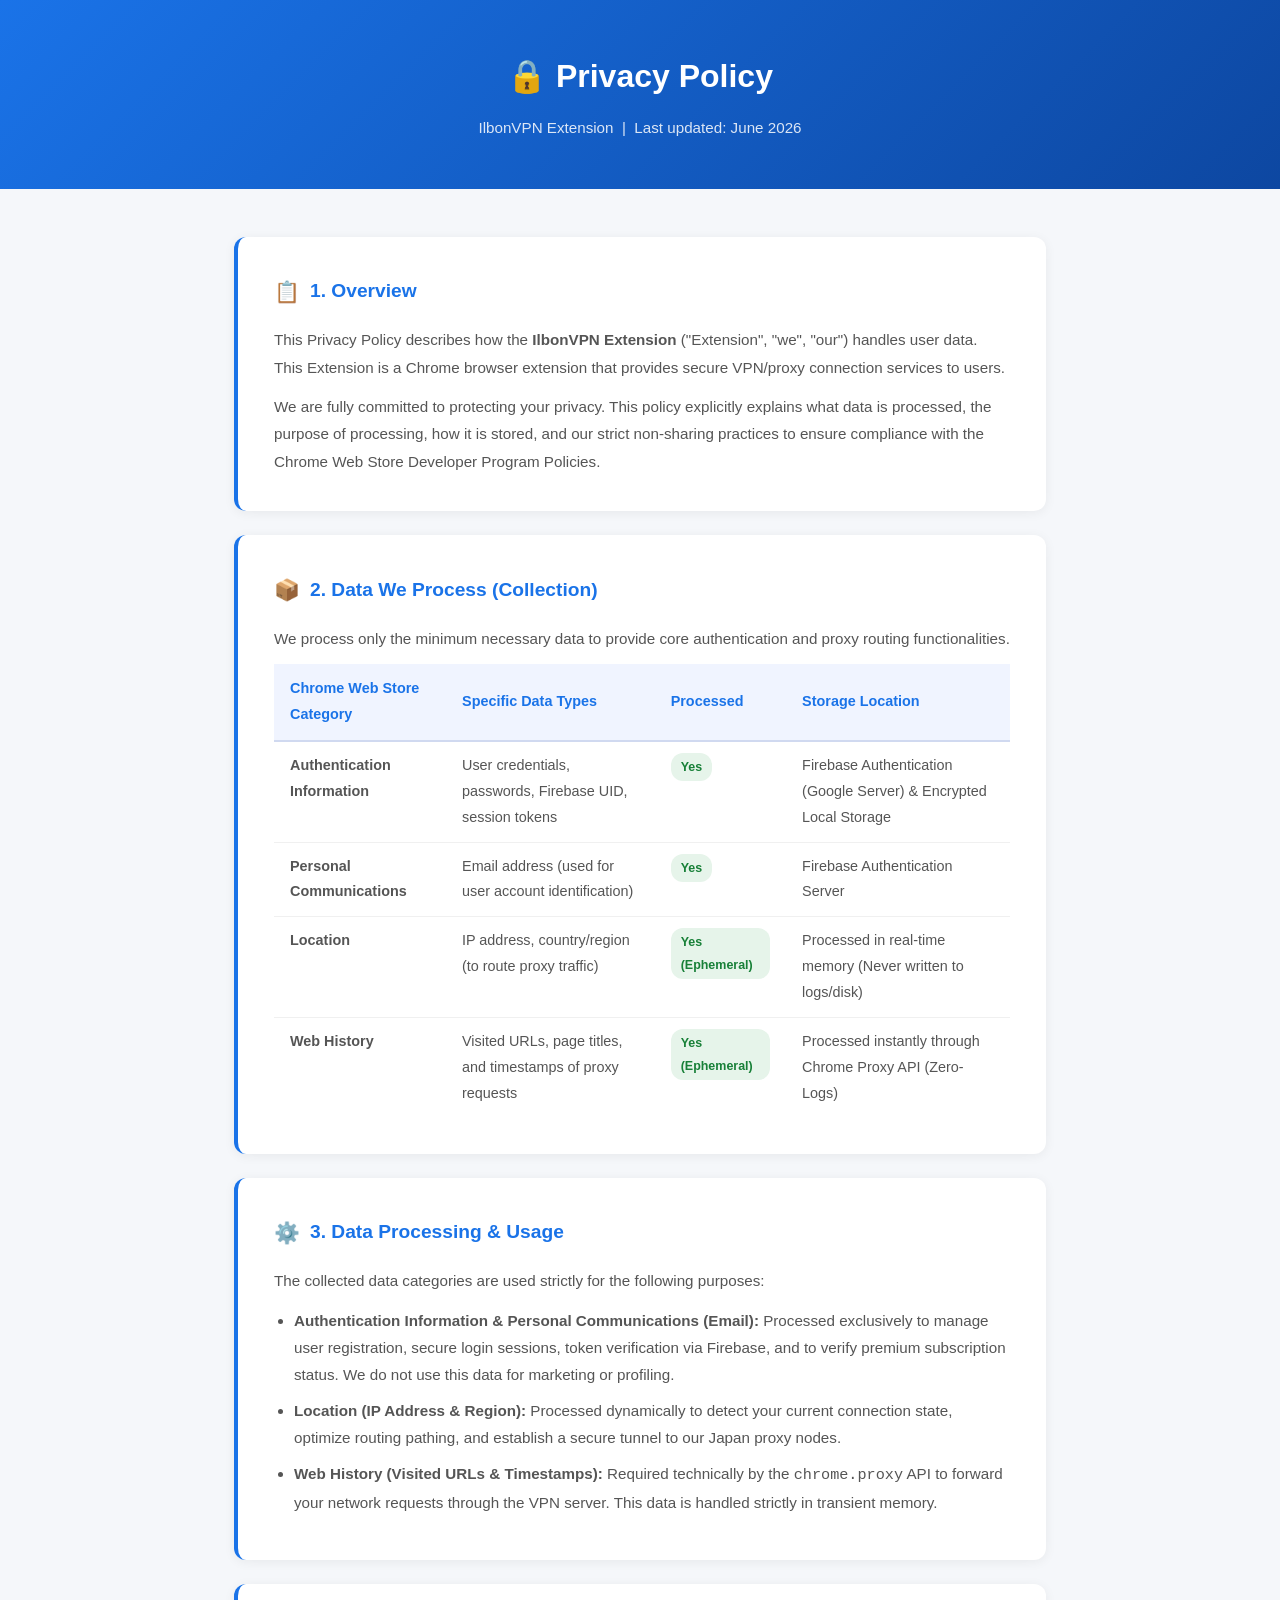
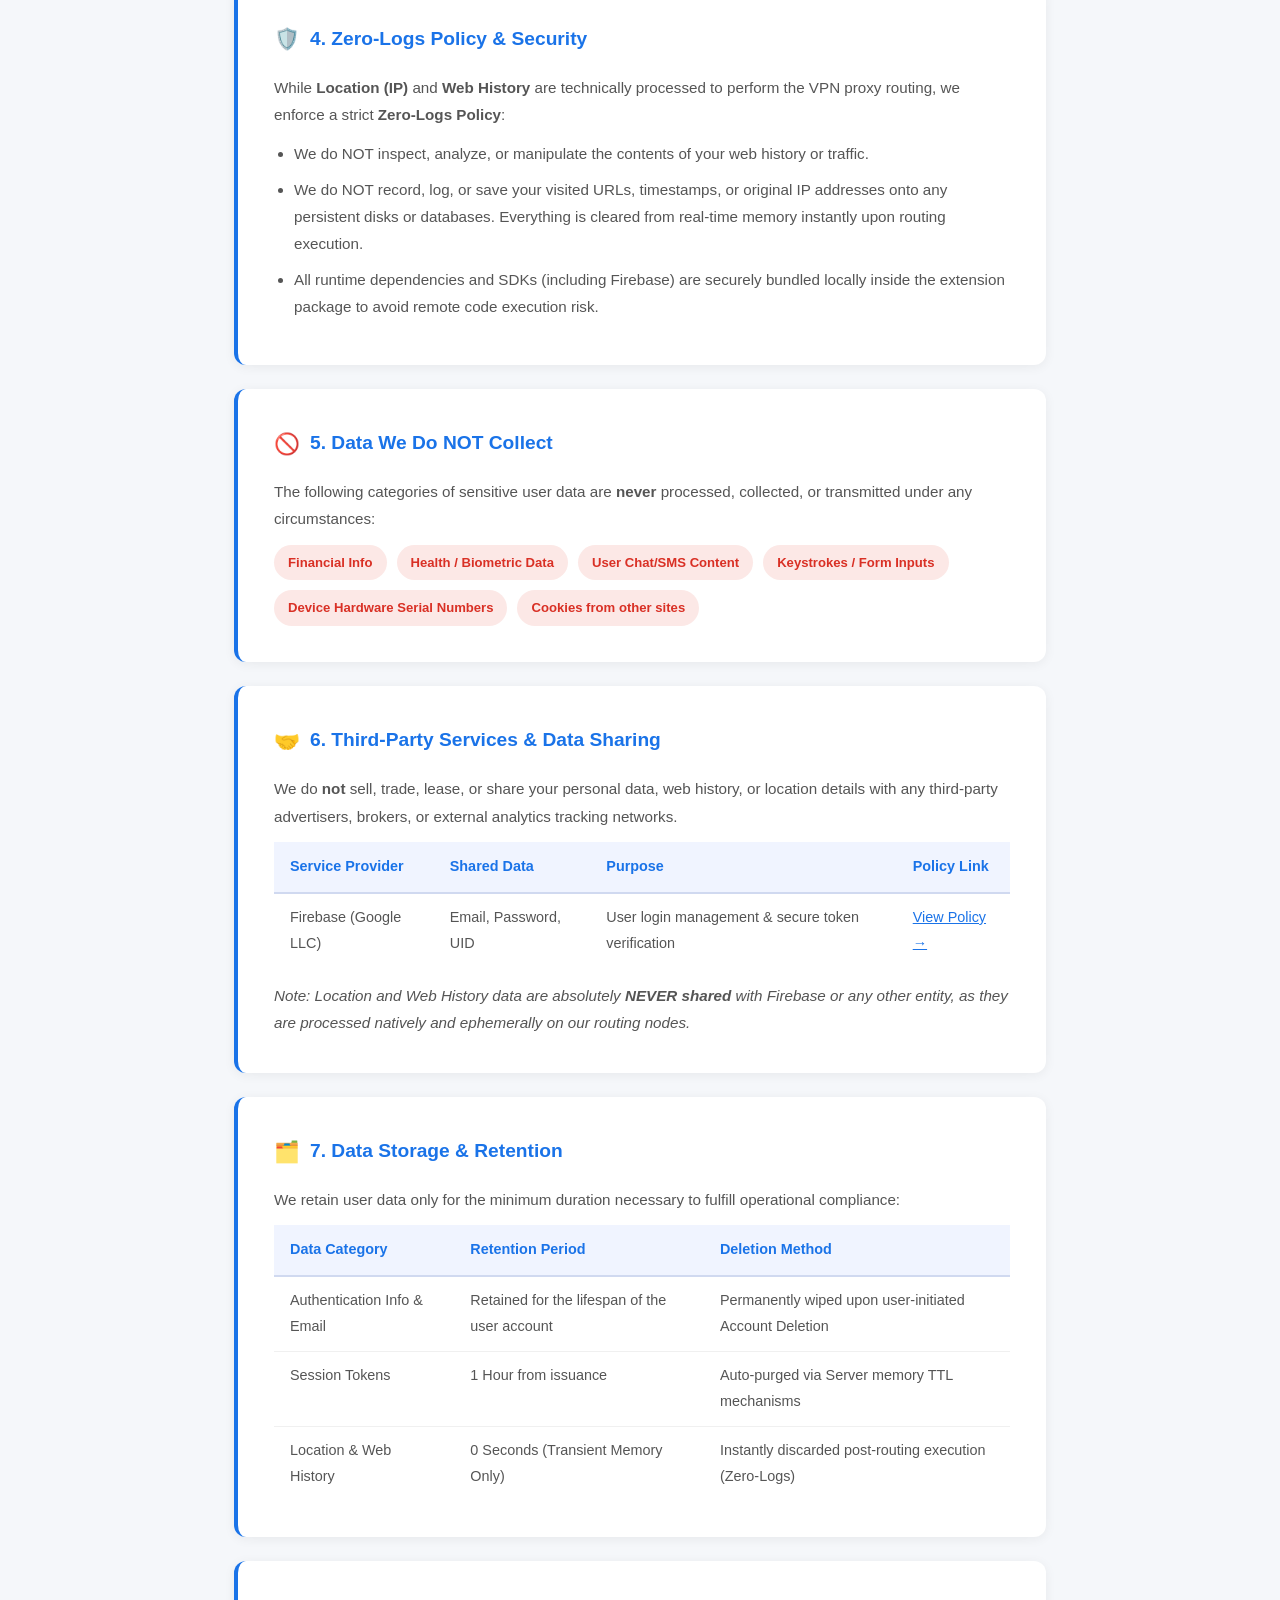
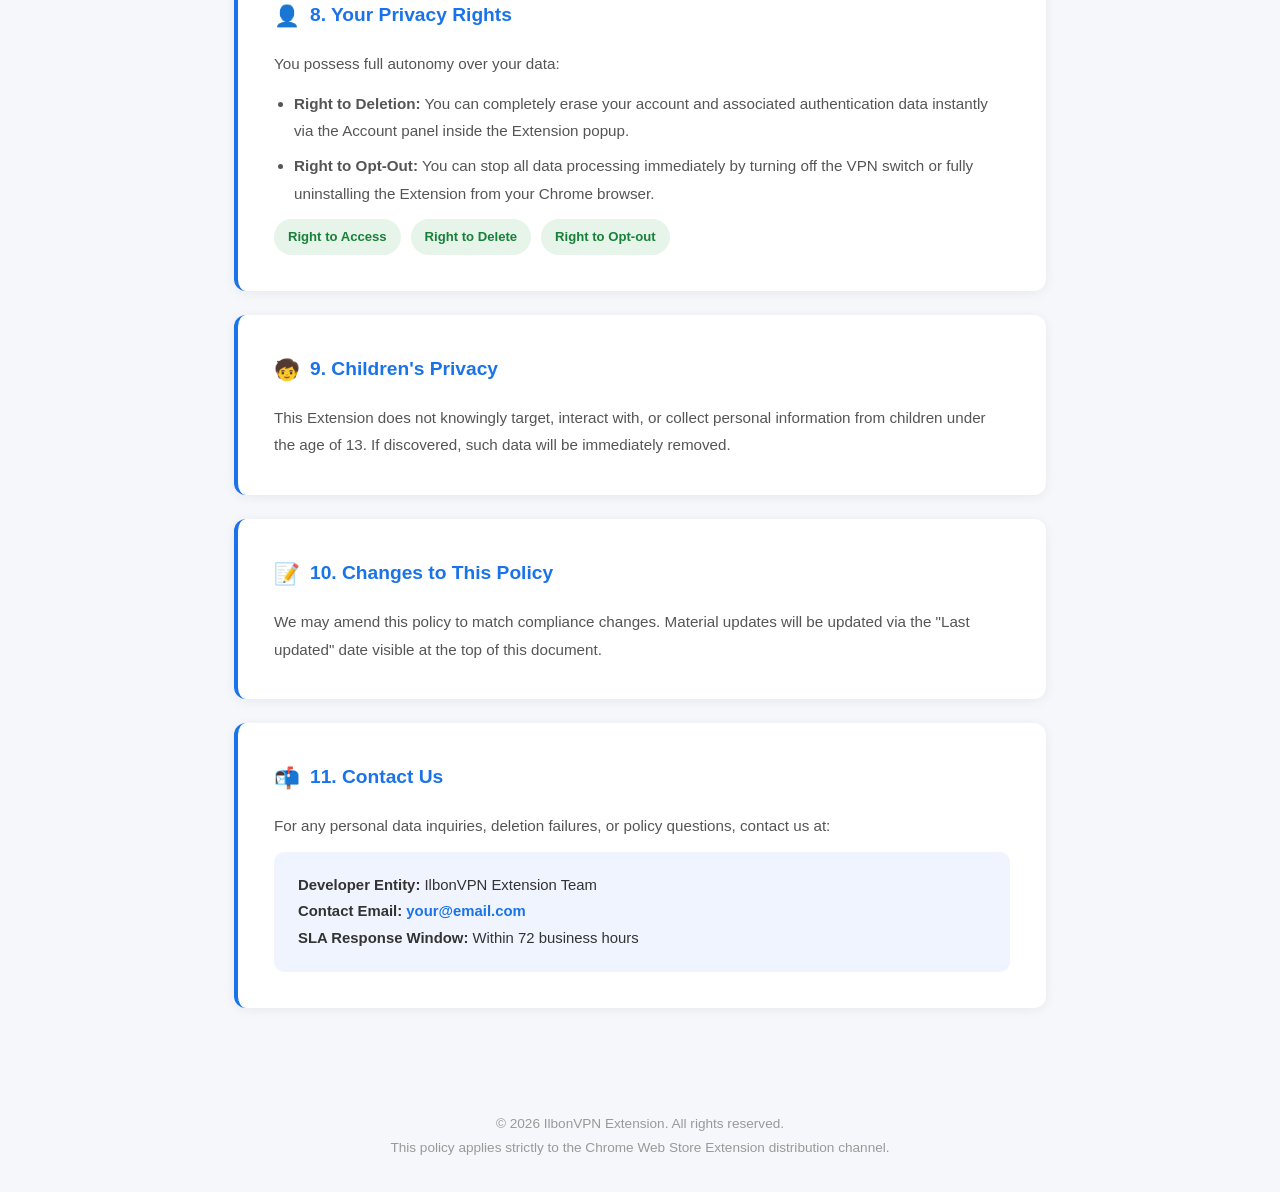
<file: privacy_ilbonvpn.html>
<!DOCTYPE html>
<html lang="en">
<head>
  <meta charset="UTF-8">
  <meta name="viewport" content="width=device-width, initial-scale=1.0">
  <title>Privacy Policy – IlbonVPN Extension</title>
  <style>
    * {
      margin: 0;
      padding: 0;
      box-sizing: border-box;
    }

    body {
      font-family: 'Segoe UI', Tahoma, Geneva, Verdana, sans-serif;
      background: #f5f7fa;
      color: #333;
      line-height: 1.8;
    }

    header {
      background: linear-gradient(135deg, #1a73e8, #0d47a1);
      color: white;
      padding: 48px 24px;
      text-align: center;
    }

    header h1 {
      font-size: 2rem;
      font-weight: 700;
      margin-bottom: 8px;
    }

    header p {
      font-size: 0.95rem;
      opacity: 0.85;
    }

    .container {
      max-width: 860px;
      margin: 0 auto;
      padding: 48px 24px;
    }

    .card {
      background: white;
      border-radius: 12px;
      padding: 36px;
      margin-bottom: 24px;
      box-shadow: 0 2px 12px rgba(0,0,0,0.06);
      border-left: 4px solid #1a73e8;
    }

    .card h2 {
      font-size: 1.2rem;
      font-weight: 700;
      color: #1a73e8;
      margin-bottom: 16px;
      display: flex;
      align-items: center;
      gap: 10px;
    }

    .card h2 .icon {
      font-size: 1.3rem;
    }

    .card p {
      font-size: 0.95rem;
      color: #555;
      margin-bottom: 12px;
    }

    .card p:last-child {
      margin-bottom: 0;
    }

    .card ul {
      padding-left: 20px;
      color: #555;
      font-size: 0.95rem;
    }

    .card ul li {
      margin-bottom: 8px;
    }

    .tag-row {
      display: flex;
      flex-wrap: wrap;
      gap: 10px;
      margin-top: 12px;
    }

    .tag {
      padding: 6px 14px;
      border-radius: 20px;
      font-size: 0.82rem;
      font-weight: 600;
    }

    .tag.collect {
      background: #e8f0fe;
      color: #1a73e8;
    }

    .tag.no-collect {
      background: #fce8e6;
      color: #d93025;
    }

    .tag.safe {
      background: #e6f4ea;
      color: #188038;
    }

    table {
      width: 100%;
      border-collapse: collapse;
      font-size: 0.9rem;
      margin-top: 8px;
    }

    table th {
      background: #f0f4ff;
      color: #1a73e8;
      font-weight: 600;
      padding: 12px 16px;
      text-align: left;
      border-bottom: 2px solid #d0d9f0;
    }

    table td {
      padding: 11px 16px;
      border-bottom: 1px solid #f0f0f0;
      color: #555;
      vertical-align: top;
    }

    table tr:last-child td {
      border-bottom: none;
    }

    table tr:hover td {
      background: #fafbff;
    }

    .badge {
      display: inline-block;
      padding: 3px 10px;
      border-radius: 12px;
      font-size: 0.78rem;
      font-weight: 600;
    }

    .badge.yes {
      background: #e6f4ea;
      color: #188038;
    }

    .badge.no {
      background: #fce8e6;
      color: #d93025;
    }

    .badge.auto {
      background: #fff3e0;
      color: #e65100;
    }

    .highlight-box {
      background: #e8f0fe;
      border: 1px solid #c5d5f5;
      border-radius: 8px;
      padding: 16px 20px;
      margin-top: 12px;
      font-size: 0.9rem;
      color: #1a47a0;
    }

    .highlight-box strong {
      display: block;
      margin-bottom: 4px;
    }

    .contact-box {
      background: #f0f4ff;
      border-radius: 10px;
      padding: 20px 24px;
      margin-top: 12px;
      font-size: 0.93rem;
      color: #333;
    }

    .contact-box a {
      color: #1a73e8;
      text-decoration: none;
      font-weight: 600;
    }

    .contact-box a:hover {
      text-decoration: underline;
    }

    footer {
      text-align: center;
      padding: 32px 24px;
      font-size: 0.85rem;
      color: #999;
    }

    @media (max-width: 600px) {
      header h1 {
        font-size: 1.5rem;
      }

      .card {
        padding: 24px 20px;
      }

      table th, table td {
        padding: 10px 12px;
        font-size: 0.85rem;
      }
    }
  </style>
</head>
<body>

<header>
  <h1>🔒 Privacy Policy</h1>
  <p>IlbonVPN Extension &nbsp;|&nbsp; Last updated: June 2026</p>
</header>

<div class="container">

  <!-- 1. Overview -->
  <div class="card">
    <h2><span class="icon">📋</span> 1. Overview</h2>
    <p>
      This Privacy Policy describes how the <strong>IlbonVPN Extension</strong>
      ("Extension", "we", "our") handles user data. This Extension is a Chrome
      browser extension that provides secure VPN/proxy connection services to users.
    </p>
    <p>
      We are fully committed to protecting your privacy. This policy explicitly explains what data is processed, the purpose of processing, how it is stored, and our strict non-sharing practices to ensure compliance with the Chrome Web Store Developer Program Policies.
    </p>
  </div>

  <!-- 2. Data We Process (Collection) -->
  <div class="card">
    <h2><span class="icon">📦</span> 2. Data We Process (Collection)</h2>
    <p>We process only the minimum necessary data to provide core authentication and proxy routing functionalities.</p>

    <table>
      <thead>
        <tr>
          <th>Chrome Web Store Category</th>
          <th>Specific Data Types</th>
          <th>Processed</th>
          <th>Storage Location</th>
        </tr>
      </thead>
      <tbody>
        <tr>
          <td><strong>Authentication Information</strong></td>
          <td>User credentials, passwords, Firebase UID, session tokens</td>
          <td><span class="badge yes">Yes</span></td>
          <td>Firebase Authentication (Google Server) &amp; Encrypted Local Storage</td>
        </tr>
        <tr>
          <td><strong>Personal Communications</strong></td>
          <td>Email address (used for user account identification)</td>
          <td><span class="badge yes">Yes</span></td>
          <td>Firebase Authentication Server</td>
        </tr>
        <tr>
          <td><strong>Location</strong></td>
          <td>IP address, country/region (to route proxy traffic)</td>
          <td><span class="badge yes">Yes (Ephemeral)</span></td>
          <td>Processed in real-time memory (Never written to logs/disk)</td>
        </tr>
        <tr>
          <td><strong>Web History</strong></td>
          <td>Visited URLs, page titles, and timestamps of proxy requests</td>
          <td><span class="badge yes">Yes (Ephemeral)</span></td>
          <td>Processed instantly through Chrome Proxy API (Zero-Logs)</td>
        </tr>
      </tbody>
    </table>
  </div>

  <!-- 3. Purpose of Data Processing & Usage -->
  <div class="card">
    <h2><span class="icon">⚙️</span> 3. Data Processing &amp; Usage</h2>
    <p>The collected data categories are used strictly for the following purposes:</p>
    <ul>
      <li><strong>Authentication Information &amp; Personal Communications (Email):</strong> Processed exclusively to manage user registration, secure login sessions, token verification via Firebase, and to verify premium subscription status. We do not use this data for marketing or profiling.</li>
      <li><strong>Location (IP Address &amp; Region):</strong> Processed dynamically to detect your current connection state, optimize routing pathing, and establish a secure tunnel to our Japan proxy nodes.</li>
      <li><strong>Web History (Visited URLs &amp; Timestamps):</strong> Required technically by the <code>chrome.proxy</code> API to forward your network requests through the VPN server. This data is handled strictly in transient memory.</li>
    </ul>
  </div>

  <!-- 4. Strict Zero-Logs and Data Protection Policies -->
  <div class="card">
    <h2><span class="icon">🛡️</span> 4. Zero-Logs Policy &amp; Security</h2>
    <p>While <strong>Location (IP)</strong> and <strong>Web History</strong> are technically processed to perform the VPN proxy routing, we enforce a strict <strong>Zero-Logs Policy</strong>:</p>
    <ul>
      <li>We do NOT inspect, analyze, or manipulate the contents of your web history or traffic.</li>
      <li>We do NOT record, log, or save your visited URLs, timestamps, or original IP addresses onto any persistent disks or databases. Everything is cleared from real-time memory instantly upon routing execution.</li>
      <li>All runtime dependencies and SDKs (including Firebase) are securely bundled locally inside the extension package to avoid remote code execution risk.</li>
    </ul>
  </div>

  <!-- 5. Data We Do NOT Collect -->
  <div class="card">
    <h2><span class="icon">🚫</span> 5. Data We Do NOT Collect</h2>
    <p>The following categories of sensitive user data are <strong>never</strong> processed, collected, or transmitted under any circumstances:</p>
    <div class="tag-row">
      <span class="tag no-collect">Financial Info</span>
      <span class="tag no-collect">Health / Biometric Data</span>
      <span class="tag no-collect">User Chat/SMS Content</span>
      <span class="tag no-collect">Keystrokes / Form Inputs</span>
      <span class="tag no-collect">Device Hardware Serial Numbers</span>
      <span class="tag no-collect">Cookies from other sites</span>
    </div>
  </div>

  <!-- 6. Third-Party Services & Data Sharing -->
  <div class="card">
    <h2><span class="icon">🤝</span> 6. Third-Party Services &amp; Data Sharing</h2>
    <p>We do <strong>not</strong> sell, trade, lease, or share your personal data, web history, or location details with any third-party advertisers, brokers, or external analytics tracking networks.</p>
    <table>
      <thead>
        <tr>
          <th>Service Provider</th>
          <th>Shared Data</th>
          <th>Purpose</th>
          <th>Policy Link</th>
        </tr>
      </thead>
      <tbody>
        <tr>
          <td>Firebase (Google LLC)</td>
          <td>Email, Password, UID</td>
          <td>User login management &amp; secure token verification</td>
          <td><a href="https://firebase.google.com/support/privacy" target="_blank" style="color:#1a73e8;">View Policy →</a></td>
        </tr>
      </tbody>
    </table>
    <p style="margin-top:14px;">
      <em>Note: Location and Web History data are absolutely <strong>NEVER shared</strong> with Firebase or any other entity, as they are processed natively and ephemerally on our routing nodes.</em>
    </p>
  </div>

  <!-- 7. Data Storage & Retention (Policy Lifecycle) -->
  <div class="card">
    <h2><span class="icon">🗂️</span> 7. Data Storage &amp; Retention</h2>
    <p>We retain user data only for the minimum duration necessary to fulfill operational compliance:</p>
    <table>
      <thead>
        <tr>
          <th>Data Category</th>
          <th>Retention Period</th>
          <th>Deletion Method</th>
        </tr>
      </thead>
      <tbody>
        <tr>
          <td>Authentication Info &amp; Email</td>
          <td>Retained for the lifespan of the user account</td>
          <td>Permanently wiped upon user-initiated Account Deletion</td>
        </tr>
        <tr>
          <td>Session Tokens</td>
          <td>1 Hour from issuance</td>
          <td>Auto-purged via Server memory TTL mechanisms</td>
        </tr>
        <tr>
          <td>Location &amp; Web History</td>
          <td>0 Seconds (Transient Memory Only)</td>
          <td>Instantly discarded post-routing execution (Zero-Logs)</td>
        </tr>
      </tbody>
    </table>
  </div>

  <!-- 8. Your Privacy Rights -->
  <div class="card">
    <h2><span class="icon">👤</span> 8. Your Privacy Rights</h2>
    <p>You possess full autonomy over your data:</p>
    <ul>
      <li><strong>Right to Deletion:</strong> You can completely erase your account and associated authentication data instantly via the Account panel inside the Extension popup.</li>
      <li><strong>Right to Opt-Out:</strong> You can stop all data processing immediately by turning off the VPN switch or fully uninstalling the Extension from your Chrome browser.</li>
    </ul>
    <div class="tag-row" style="margin-top:12px;">
      <span class="tag safe">Right to Access</span>
      <span class="tag safe">Right to Delete</span>
      <span class="tag safe">Right to Opt-out</span>
    </div>
  </div>

  <!-- 9. Children's Privacy -->
  <div class="card">
    <h2><span class="icon">🧒</span> 9. Children's Privacy</h2>
    <p>
      This Extension does not knowingly target, interact with, or collect personal information from children under the age of 13. If discovered, such data will be immediately removed.
    </p>
  </div>

  <!-- 10. Policy Changes -->
  <div class="card">
    <h2><span class="icon">📝</span> 10. Changes to This Policy</h2>
    <p>
      We may amend this policy to match compliance changes. Material updates will be updated via the "Last updated" date visible at the top of this document.
    </p>
  </div>

  <!-- 11. Contact Us -->
  <div class="card">
    <h2><span class="icon">📬</span> 11. Contact Us</h2>
    <p>For any personal data inquiries, deletion failures, or policy questions, contact us at:</p>
    <div class="contact-box">
      <strong>Developer Entity:</strong> IlbonVPN Extension Team<br>
      <strong>Contact Email:</strong> <a href="mailto:your@email.com">your@email.com</a><br>
      <strong>SLA Response Window:</strong> Within 72 business hours
    </div>
  </div>

</div>

<footer>
  © 2026 IlbonVPN Extension. All rights reserved.<br>
  This policy applies strictly to the Chrome Web Store Extension distribution channel.
</footer>

</body>
</html>
</file>
<file: css/nocturne.css>
/* ══════════════════════════════════════════════════════════════════════
   Nocturne — XXII player
   조용하고 촘촘한 다크 인터페이스. 액센트는 브랜드 레드 하나이며,
   채움이 아니라 선(1px 테두리 · 2px 마크)과 광채로만 나타납니다.
   토큰은 design_handoff_nocturne 의 값을 그대로 옮긴 것입니다.
   ══════════════════════════════════════════════════════════════════ */

:root{
  /* — 역할색 — */
  --color-bg:#161826;
  --color-surface:#232532;
  --color-text:#e9e9ed;
  --color-accent:#E10600;
  --color-divider:color-mix(in srgb,#e9e9ed 16%,transparent);

  /* — 중성 램프 (Nocturne 원본) — */
  --neutral-100:#f3f5fe;
  --neutral-200:#e4e7f5;
  --neutral-300:#cfd3e5;
  --neutral-400:#b2b6ca;
  --neutral-500:#9397ab;
  --neutral-600:#75798c;
  --neutral-700:#595d6c;
  --neutral-800:#3f424d;
  --neutral-900:#292b31;

  /* — 액센트 램프 (레드로 재생성, 같은 OKLCH 명도 계단) — */
  --accent-100:#fff4f3;
  --accent-200:#ffe2df;
  --accent-300:#ffc5bf;   /* 문단 크기 액센트 텍스트는 반드시 이 값 */
  --accent-400:#ff8f85;   /* 눌린 상태 */
  --accent-500:#ef4a3c;
  --accent-600:#c4342a;
  --accent-700:#98261e;
  --accent-800:#6b1a14;   /* 태그 배경 */
  --accent-900:#40100c;

  /* — 섹션 그라운드 — 시스템이 허용하는 유일한 채움(랜딩의 수치 밴드 1개) — */
  --color-section:#5c1a16;
  --color-section-glow:#7d2620;
  --color-section-ghost:#9c3a33;

  /* — 타이포 — */
  --font-heading:"Inter","Noto Sans KR","Noto Sans Arabic",system-ui,-apple-system,"Apple SD Gothic Neo",sans-serif;
  --font-body:"Inter","Noto Sans KR","Noto Sans Arabic",system-ui,-apple-system,"Apple SD Gothic Neo",sans-serif;

  /* — 간격 (밀도 0.7×) — */
  --space-1:3px;
  --space-2:6px;
  --space-3:8px;
  --space-4:11px;
  --space-6:17px;
  --space-8:22px;

  --radius-sm:4px;
  --radius-md:8px;
  --radius-lg:14px;

  /* — 고도: 다크에서는 헤어라인 + 주변 어둠 — */
  --shadow-sm:0 0 0 1px #3f424d;
  --shadow-md:0 0 0 1px #595d6c,0 6px 18px rgba(0,0,0,.55);
  --shadow-lg:0 0 0 1px #9397ab,0 16px 40px rgba(0,0,0,.65);

  --page:1120px;
  --gutter:clamp(20px,5vw,44px);
}

*,*::before,*::after{box-sizing:border-box}
html{-webkit-text-size-adjust:100%;scroll-behavior:smooth}

body{
  margin:0;
  background:var(--color-bg);
  color:var(--color-text);
  font-family:var(--font-body);
  font-size:15px;
  line-height:1.62;
  font-weight:400;
  overflow-x:hidden;
  -webkit-font-smoothing:antialiased;
}

h1,h2,h3,h4,h5,h6{
  font-family:var(--font-heading);
  font-weight:500;
  letter-spacing:-.015em;
  line-height:1.14;
  margin:0 0 var(--space-2);
}
p{margin:0 0 var(--space-3)}
img{display:block;max-width:100%}
svg{display:block}

a{color:var(--accent-300);text-decoration:none;text-underline-offset:3px;transition:color .12s linear}
a:hover{color:var(--accent-200)}
:focus{outline:none}
:focus-visible{outline:2px solid var(--color-accent);outline-offset:2px;border-radius:var(--radius-sm)}
::selection{background:color-mix(in srgb,var(--color-accent) 30%,transparent)}

.text-muted{color:color-mix(in srgb,var(--color-text) 55%,transparent)}

/* ── 접근성 유틸 ──────────────────────────────────────────────────── */
.sr-only{
  position:absolute;width:1px;height:1px;padding:0;margin:-1px;
  overflow:hidden;clip:rect(0,0,0,0);white-space:nowrap;border:0;
}
.skip-link{
  position:absolute;inset-inline-start:var(--space-4);top:-100px;z-index:2000;
  display:inline-flex;align-items:center;min-height:40px;padding:var(--space-2) var(--space-6);
  background:var(--color-surface);box-shadow:var(--shadow-sm);
  border-radius:var(--radius-md);color:var(--color-text);
  font-family:var(--font-heading);font-weight:500;font-size:14px;
  transition:top .12s linear;
}
.skip-link:focus-visible{top:var(--space-4);color:var(--color-text)}

/* RTL — 액센트 마크와 규칙선은 좌우 대칭이라 그대로 두고, 방향 있는 것만 뒤집습니다 */
[dir="rtl"] .faq summary::after{transform:rotate(135deg)}
[dir="rtl"] .faq details[open] summary::after{transform:rotate(-45deg)}
.tnum{font-variant-numeric:tabular-nums}

/* ── 규칙선 — 양끝 40px에서 투명으로 사라집니다 ────────────────────── */
.hr{
  height:1px;border:0;margin:var(--space-6) 0;
  background:linear-gradient(to right,
    transparent,var(--color-divider) 40px,
    var(--color-divider) calc(100% - 40px),transparent);
}

/* ── 액센트 마크 — 실선으로 남는 유일한 선 ────────────────────────── */
.mark{width:26px;height:2px;background:var(--color-accent);border:0;margin:var(--space-4) 0 0;margin-inline-end:auto}
.mark-lg{width:40px}

/* ── 키커 ─────────────────────────────────────────────────────────── */
.kicker{
  font-family:var(--font-heading);font-weight:500;
  font-size:11px;line-height:1;letter-spacing:.1em;text-transform:uppercase;
  color:var(--accent-300);margin:0;
}
.label{
  font-family:var(--font-heading);font-weight:500;
  font-size:11px;letter-spacing:.09em;text-transform:uppercase;
  color:var(--neutral-400);margin:0;
}

/* ── 버튼 — 전부 윤곽선. 큰 레드 면은 없습니다 ─────────────────────── */
.btn{
  display:inline-flex;align-items:center;justify-content:center;gap:var(--space-2);
  min-height:40px;padding:var(--space-2) var(--space-6);
  font-family:var(--font-heading);font-weight:500;font-size:14px;line-height:1;
  border:1px solid var(--color-divider);border-radius:var(--radius-md);
  background:transparent;color:var(--color-text);cursor:pointer;text-decoration:none;
  transition:border-color .12s linear,color .12s linear,background-color .12s linear;
}
.btn svg{width:16px;height:16px;fill:currentColor;flex:none}
.btn:hover{background:color-mix(in srgb,var(--color-text) 6%,transparent);color:var(--color-text)}
.btn:active{color:var(--neutral-200)}

.btn-accent{border-color:var(--color-accent);color:var(--color-accent)}
.btn-accent:hover{background:color-mix(in srgb,var(--color-accent) 8%,transparent);border-color:var(--color-accent);color:var(--color-accent)}
.btn-accent:active{border-color:var(--accent-400);color:var(--accent-400)}

.btn-lg{min-height:46px;padding:var(--space-3) var(--space-8);font-size:15px}
.btn-block{width:100%}

.icon-btn{
  width:36px;height:36px;flex:none;
  display:grid;place-items:center;
  border:1px solid var(--color-divider);border-radius:var(--radius-md);
  color:var(--color-text);background:transparent;cursor:pointer;
  transition:border-color .12s linear,color .12s linear;
}
.icon-btn svg{width:18px;height:18px;fill:currentColor}
.icon-btn:hover{border-color:var(--neutral-700)}

/* ── 태그 ─────────────────────────────────────────────────────────── */
.tag{
  display:inline-flex;align-items:center;gap:4px;
  padding:3px 10px;border-radius:6px;
  background:var(--accent-800);color:var(--accent-100);
  font-family:var(--font-heading);font-weight:500;font-size:11px;line-height:1.45;
  letter-spacing:.02em;
}
.tag svg{width:11px;height:11px;fill:currentColor}
.tag-neutral{background:var(--neutral-800);color:var(--neutral-100)}
.tag-outline{background:transparent;color:var(--neutral-400);box-shadow:inset 0 0 0 1px var(--color-divider)}

/* ── 셸 ───────────────────────────────────────────────────────────── */
.shell{max-width:var(--page);margin:0 auto;padding-inline:var(--gutter)}

/* ══════════════════════════════════════════════════════════════════
   문서 페이지 (개인정보 처리방침 · 계정 삭제)
   ══════════════════════════════════════════════════════════════════ */

header{
  padding:var(--space-8) var(--gutter) 0;
  max-width:var(--page);margin:0 auto;
}
header .logo{
  width:48px;height:48px;
  display:grid;place-items:center;
  border:1px solid var(--color-accent);border-radius:var(--radius-md);
  box-shadow:0 0 14px color-mix(in srgb,var(--color-accent) 45%,transparent);
  color:var(--color-accent);
  font-family:var(--font-heading);font-weight:500;font-size:15px;letter-spacing:.04em;
  margin-bottom:var(--space-8);
}
header .logo svg{width:24px;height:24px;fill:currentColor}
header h1{font-size:clamp(26px,4.5vw,32px);margin:0}
header p{
  margin:var(--space-3) 0 0;
  font-family:var(--font-heading);font-weight:500;font-size:11px;
  letter-spacing:.1em;text-transform:uppercase;color:var(--accent-300);
}
header::after{content:"";display:block;width:26px;height:2px;background:var(--color-accent);margin-top:var(--space-4)}

.wrap{max-width:var(--page);margin:0 auto;padding:var(--space-8) var(--gutter) 72px}

nav.lang{display:flex;gap:var(--space-2);margin:0 0 var(--space-8);flex-wrap:wrap}
nav.lang a{
  display:inline-flex;align-items:center;min-height:36px;padding:var(--space-2) var(--space-4);
  border:1px solid var(--color-divider);border-radius:var(--radius-md);
  font-family:var(--font-heading);font-weight:500;font-size:13px;
  color:var(--color-text);
}
nav.lang a:hover{border-color:var(--color-accent);color:var(--color-accent)}

/* 좌측 정렬, 오른쪽에 여백을 남기는 비대칭 배치 — 시스템의 방향 */
section.doc{
  background:transparent;border:0;border-radius:0;
  padding:0;margin-top:var(--space-8);
  max-width:760px;
}
section.doc h2{
  font-size:clamp(22px,3.4vw,26px);
  margin:0 0 var(--space-4);padding:0;border:0;
}
section.doc h2::after{content:"";display:block;width:26px;height:2px;background:var(--color-accent);margin-top:var(--space-4)}
section.doc h3{
  font-size:16px;font-weight:500;letter-spacing:0;
  margin:var(--space-8) 0 var(--space-2);color:var(--color-text);
}
.updated{
  color:var(--neutral-500);font-size:12.5px;margin:var(--space-4) 0 0;
  font-variant-numeric:tabular-nums;
}
.wrap p,.wrap li{color:color-mix(in srgb,var(--color-text) 82%,transparent)}
ul,ol{margin:var(--space-3) 0;padding-inline-start:18px}
ol{padding-inline-start:20px}
li{margin:var(--space-1) 0}
li > ul,li > ol{margin-block:var(--space-1)}
li::marker{color:var(--neutral-600)}
strong{font-weight:500;color:var(--color-text)}
em{color:var(--accent-300);font-style:normal}

.cta{
  display:inline-flex;align-items:center;gap:var(--space-2);
  min-height:40px;padding:var(--space-2) var(--space-6);margin:var(--space-4) 0;
  border:1px solid var(--color-accent);border-radius:var(--radius-md);
  background:transparent;color:var(--color-accent);
  font-family:var(--font-heading);font-weight:500;font-size:14px;
  transition:background-color .12s linear,border-color .12s linear,color .12s linear;
}
.cta:hover{background:color-mix(in srgb,var(--color-accent) 8%,transparent);color:var(--color-accent)}
.cta:active{border-color:var(--accent-400);color:var(--accent-400)}

.wrap table{border-collapse:collapse;width:100%;margin:var(--space-4) 0;font-size:14px}
.wrap th,.wrap td{
  border:0;border-top:1px solid var(--color-divider);
  padding:var(--space-3) var(--space-4);text-align:start;vertical-align:top;
}
.wrap th{
  background:transparent;color:var(--neutral-400);font-weight:500;
  font-size:11px;letter-spacing:.09em;text-transform:uppercase;
}
.wrap tbody tr:last-child td{border-bottom:1px solid var(--color-divider)}
/* 상태 칸("영구 삭제")은 줄바꿈하지 않습니다 — 첫 칸이 남는 폭을 가져갑니다 */
.wrap table th:last-child,.wrap table td:last-child{white-space:nowrap}

.tag.cloud{background:var(--neutral-800);color:var(--neutral-100)}
li > .tag,p > .tag{margin-inline-end:var(--space-2);vertical-align:baseline}

.note{
  background:var(--color-surface);border:0;border-inline-start:2px solid var(--color-accent);
  box-shadow:var(--shadow-sm);
  padding:var(--space-4) var(--space-6);border-radius:var(--radius-md);
  margin:var(--space-6) 0;font-size:14px;
}
.note p:last-child{margin-bottom:0}

footer{
  color:var(--neutral-500);font-size:12.5px;
  padding:var(--space-8) var(--gutter) 56px;
  max-width:var(--page);margin:0 auto;
}
footer::before{
  content:"";display:block;height:1px;margin-bottom:var(--space-8);
  background:linear-gradient(to right,transparent,var(--color-divider) 40px,var(--color-divider) calc(100% - 40px),transparent);
}
footer p{margin:0 0 var(--space-1)}

/* ── 푸터 링크 행 ─────────────────────────────────────────────────── */
.footer-links{display:flex;flex-wrap:wrap;gap:var(--space-6);margin:0 0 var(--space-6)}
.footer-links a{
  font-family:var(--font-heading);font-weight:500;font-size:12.5px;color:var(--color-text);
}
.footer-links a:hover{color:var(--color-accent)}

hr.sep{
  border:0;height:1px;margin:56px 0;
  background:linear-gradient(to right,transparent,var(--color-divider) 40px,var(--color-divider) calc(100% - 40px),transparent);
}

code{
  background:var(--color-surface);box-shadow:var(--shadow-sm);
  padding:1px 6px;border-radius:var(--radius-sm);
  font-family:ui-monospace,SFMono-Regular,Menlo,monospace;font-size:13px;
  color:var(--neutral-300);
}

@media (max-width:640px){
  body{font-size:14.5px}
  .note{padding:var(--space-4)}
  table{font-size:13px}
}
</file>
<file: css/landing.css>
/* ══════════════════════════════════════════════════════════════════════
   XXII player — 랜딩 페이지. nocturne.css 위에 얹습니다.
   방향 속성은 전부 논리 속성(inline-start/end)이라 RTL(ar)에서 그대로 뒤집힙니다.
   ══════════════════════════════════════════════════════════════════ */

/* ── 상단 바 ──────────────────────────────────────────────────────── */
.topbar{
  position:fixed;top:0;inset-inline:0;z-index:1000;
  background:color-mix(in srgb,var(--color-bg) 88%,transparent);
  backdrop-filter:blur(12px);-webkit-backdrop-filter:blur(12px);
}
.topbar::after{
  content:"";position:absolute;inset-inline:0;bottom:0;height:1px;
  background:linear-gradient(to right,transparent,var(--color-divider) 40px,var(--color-divider) calc(100% - 40px),transparent);
}
.topbar-inner{
  max-width:var(--page);margin:0 auto;
  padding:var(--space-4) var(--gutter);
  display:flex;align-items:center;gap:var(--space-6);
  min-height:60px;
}
.brand{display:flex;align-items:center;gap:var(--space-3);color:var(--color-text);flex:none}
.brand-mark{
  width:30px;height:30px;flex:none;display:grid;place-items:center;
  border:1px solid var(--color-accent);border-radius:var(--radius-md);
  color:var(--color-accent);
  box-shadow:0 0 12px color-mix(in srgb,var(--color-accent) 40%,transparent);
}
.brand-mark svg{width:16px;height:16px;fill:currentColor}
.brand-name{font-family:var(--font-heading);font-weight:500;font-size:16px;letter-spacing:-.012em}

.topbar-nav{
  display:flex;align-items:center;gap:var(--space-8);
  list-style:none;margin:0;padding:0;margin-inline-start:auto;
}
.topbar-nav a{
  font-family:var(--font-heading);font-weight:500;font-size:11px;
  letter-spacing:.1em;text-transform:uppercase;color:var(--neutral-500);
  padding:var(--space-2) 0;border-top:2px solid transparent;white-space:nowrap;
}
.topbar-nav a:hover{color:var(--color-accent);border-top-color:var(--color-accent)}
.topbar .btn{min-height:36px;padding:var(--space-2) var(--space-4);font-size:13px;flex:none}

/* 언어 전환 — 실제 링크. 활성 언어만 액센트 */
.lang-switch{display:flex;align-items:center;gap:var(--space-3);flex:none}
.lang-switch a{
  font-family:var(--font-heading);font-weight:500;font-size:11px;
  letter-spacing:.08em;text-transform:uppercase;color:var(--neutral-600);
  padding:var(--space-1) 0;border-bottom:2px solid transparent;
}
.lang-switch a:hover{color:var(--color-text)}
.lang-switch a[aria-current="true"]{color:var(--color-accent);border-bottom-color:var(--color-accent)}

/* ── 히어로 ───────────────────────────────────────────────────────── */
.hero{
  max-width:var(--page);margin:0 auto;
  padding:calc(60px + 72px) var(--gutter) 72px;
  display:grid;grid-template-columns:minmax(0,1fr) auto;
  gap:56px;align-items:center;
}
.hero-copy{max-width:580px}
.hero h1{
  font-size:clamp(34px,5.2vw,56px);line-height:1.08;
  margin:var(--space-3) 0 0;
}
.hero .mark{margin-top:var(--space-6)}
.hero-lead{
  margin:var(--space-8) 0 0;font-size:16px;
  color:color-mix(in srgb,var(--color-text) 70%,transparent);
  max-width:52ch;
}
.hero-actions{display:flex;flex-wrap:wrap;gap:var(--space-2);margin-top:var(--space-8)}
.hero-trust{
  display:flex;flex-wrap:wrap;align-items:center;gap:var(--space-4);
  margin:var(--space-8) 0 0;font-size:11px;letter-spacing:.09em;text-transform:uppercase;
  font-family:var(--font-heading);font-weight:500;color:var(--neutral-500);
}
.hero-trust .dot{width:2px;height:2px;background:var(--neutral-700);border-radius:1px;flex:none}

/* 히어로의 기울어진 두 장 */
.hero-shots{display:flex;align-items:center;justify-self:end}
.hero-shots .shot{width:220px;flex:none}
.hero-shots .shot:first-child{transform:rotate(-5deg);z-index:2}
.hero-shots .shot:last-child{transform:rotate(5deg);margin-inline-start:-54px;margin-block-start:40px}

/* ── 스크린샷 프레임 ──────────────────────────────────────────────── */
/* 기본값은 '빈 커버' 자리 표시이고, 이미지가 실제로 로드되면 그때 교체됩니다.
   덕분에 파일이 없어도 레이아웃이 흔들리지 않고 깨진 이미지 아이콘도 뜨지 않습니다. */
.shot{
  position:relative;margin:0;border-radius:var(--radius-lg);overflow:hidden;
  background:var(--color-surface);box-shadow:var(--shadow-sm),0 18px 44px rgba(0,0,0,.5);
}
.shot img{
  position:absolute;top:0;inset-inline-start:0;opacity:0;
  width:100%;height:auto;border-radius:inherit;
}
.shot.is-loaded img{position:static;opacity:1}
.shot.is-loaded .shot-note{display:none}

.shot-note{
  aspect-ratio:9/19.5;
  display:flex;flex-direction:column;align-items:center;justify-content:center;
  gap:var(--space-3);color:var(--neutral-700);text-align:center;padding:var(--space-6);
  font-size:12px;
}
.shot-note svg{width:30px;height:30px;fill:currentColor}
.shot-note code{
  background:transparent;box-shadow:none;padding:0;
  font-size:11px;color:var(--neutral-600);word-break:break-all;
}

/* ── 섹션 공통 ────────────────────────────────────────────────────── */
.section{max-width:var(--page);margin:0 auto;padding:72px var(--gutter)}
.section-head{max-width:640px}
.section-head h2{font-size:clamp(26px,4vw,38px);margin:var(--space-3) 0 0}
.section-head > p{
  margin:var(--space-6) 0 0;
  color:color-mix(in srgb,var(--color-text) 65%,transparent);
}

/* ── 세 가지 핵심 가치 ────────────────────────────────────────────── */
.values{
  display:grid;grid-template-columns:repeat(auto-fit,minmax(260px,1fr));
  column-gap:var(--space-8);
}
.value{position:relative;padding:var(--space-8) 0}
.value::before{
  content:"";position:absolute;top:0;inset-inline:0;height:1px;
  background:linear-gradient(to right,transparent,var(--color-divider) 40px,var(--color-divider) calc(100% - 40px),transparent);
}
.value-icon{color:var(--color-accent)}
.value-icon svg{width:22px;height:22px;fill:currentColor}
.value h3{font-size:17px;letter-spacing:-.012em;margin:var(--space-4) 0 0}
.value p{
  margin:var(--space-3) 0 0;font-size:14px;
  color:color-mix(in srgb,var(--color-text) 62%,transparent);
}

/* ── 기능 상세 — 좌우 번갈아 ──────────────────────────────────────── */
.feats{margin-top:var(--space-8)}
.feat{
  position:relative;
  --media-w:300px;
  display:grid;grid-template-columns:minmax(0,1fr) var(--media-w);
  gap:56px;align-items:center;
  padding:56px 0;
}
/* 짝수 행은 좌우를 뒤집습니다. order 만 바꾸면 고정폭 열이 따라오지 않으므로
   열 정의 자체를 뒤집어 줍니다. */
.feat:nth-child(even){grid-template-columns:var(--media-w) minmax(0,1fr)}
.feat::before{
  content:"";position:absolute;top:0;inset-inline:0;height:1px;
  background:linear-gradient(to right,transparent,var(--color-divider) 40px,var(--color-divider) calc(100% - 40px),transparent);
}
.feat:nth-child(even) .feat-copy{order:2}
.feat:nth-child(even) .feat-media{order:1}
.feat-copy{max-width:56ch}
.feat-head{display:flex;align-items:center;gap:var(--space-3);flex-wrap:wrap}
.feat-num{
  font-family:var(--font-heading);font-weight:500;font-size:11px;
  letter-spacing:.09em;color:var(--neutral-600);font-variant-numeric:tabular-nums;
}
.feat-icon{color:var(--color-accent);display:flex}
.feat-icon svg{width:18px;height:18px;fill:currentColor}
.feat-note{
  font-family:var(--font-heading);font-weight:500;font-size:11px;
  letter-spacing:.08em;text-transform:uppercase;
}
.feat h3{font-size:clamp(20px,2.6vw,25px);margin:var(--space-4) 0 0}
.feat-list{list-style:none;margin:var(--space-6) 0 0;padding:0}
.feat-list li{
  position:relative;padding-inline-start:var(--space-6);margin:var(--space-4) 0;
  font-size:14.5px;color:color-mix(in srgb,var(--color-text) 72%,transparent);
}
.feat-list li::before{
  content:"";position:absolute;inset-inline-start:0;top:.62em;
  width:7px;height:1px;background:var(--color-accent);
}

/* 대표 기능(스튜디오)은 한 단 더 크게 */
.feat-lead{--media-w:340px}
.feat-lead h3{font-size:clamp(24px,3.4vw,32px)}
.feat-lead .feat-list li{font-size:15px}

/* 이미지가 아직 없는 기능 — 글만 전폭으로 */
.feat-textonly{grid-template-columns:minmax(0,1fr)}
.feat-textonly .feat-copy{max-width:72ch}

.feat-media{display:flex;justify-content:center}
.feat-media .shot{width:100%;max-width:var(--media-w)}

/* 세로 캡처 2장 — 나란히, 뒤쪽을 조금 내려 어긋나게 */
.feat-pair{--media-w:400px}
.feat-media.is-pair{gap:var(--space-4)}
.feat-media.is-pair .shot{max-width:calc((var(--media-w) - var(--space-4)) / 2)}
.feat-media.is-pair .shot:last-child{margin-block-start:36px}

/* 차량 화면은 가로형이라 폭을 넓게 잡고 위아래로 쌓습니다 */
.feat-wide{--media-w:480px}
.feat-media.is-stack{flex-direction:column;gap:var(--space-6);width:100%}

/* ── 요금 비교표 ──────────────────────────────────────────────────── */
.plans{margin-top:44px;max-width:860px}
.plans table{width:100%;border-collapse:collapse;font-size:14.5px}
.plans th,.plans td{
  border:0;border-top:1px solid var(--color-divider);
  padding:var(--space-4) var(--space-3);text-align:start;vertical-align:middle;
}
.plans thead th{
  border-top:0;padding-top:0;
  font-family:var(--font-heading);font-weight:500;font-size:11px;
  letter-spacing:.09em;text-transform:uppercase;color:var(--neutral-400);
}
.plans th.col-plan,.plans td.col-plan{width:92px;text-align:center}
.plans thead th.col-pro{color:var(--color-accent)}
.plans tbody th{font-weight:400;color:color-mix(in srgb,var(--color-text) 82%,transparent)}
.plans tbody tr:last-child td,.plans tbody tr:last-child th{border-bottom:1px solid var(--color-divider)}
.plans .yes{display:inline-flex;color:var(--color-accent)}
.plans .yes svg{width:15px;height:15px;fill:currentColor}
.plans .no{display:inline-block;width:7px;height:1px;background:var(--neutral-700)}
.plans-note{
  margin:var(--space-6) 0 0;font-size:13px;
  color:color-mix(in srgb,var(--color-text) 60%,transparent);
}

/* ── 개인정보 · 신뢰 ──────────────────────────────────────────────── */
.trust-list{list-style:none;margin:44px 0 0;padding:0;max-width:72ch}
.trust-list li{
  position:relative;padding:var(--space-6) 0 var(--space-6) 0;
  font-size:15px;color:color-mix(in srgb,var(--color-text) 75%,transparent);
}
.trust-list li::before{
  content:"";position:absolute;top:0;inset-inline:0;height:1px;
  background:linear-gradient(to right,transparent,var(--color-divider) 40px,var(--color-divider) calc(100% - 40px),transparent);
}
.trust-list strong{display:block;margin-bottom:var(--space-2);color:var(--color-text);font-weight:500}
.trust-langs{
  margin:var(--space-8) 0 0;font-family:var(--font-heading);font-weight:500;
  font-size:11px;letter-spacing:.09em;text-transform:uppercase;color:var(--neutral-500);
}

/* ── FAQ ──────────────────────────────────────────────────────────── */
.faq{margin-top:44px;max-width:72ch}
.faq details{position:relative;padding:var(--space-6) 0}
.faq details::before{
  content:"";position:absolute;top:0;inset-inline:0;height:1px;
  background:linear-gradient(to right,transparent,var(--color-divider) 40px,var(--color-divider) calc(100% - 40px),transparent);
}
.faq summary{
  display:flex;align-items:center;gap:var(--space-4);cursor:pointer;list-style:none;
  font-family:var(--font-heading);font-weight:500;font-size:16px;letter-spacing:-.012em;
  color:var(--color-text);min-height:28px;
}
.faq summary::-webkit-details-marker{display:none}
.faq summary::after{
  content:"";margin-inline-start:auto;flex:none;
  width:9px;height:9px;border-inline-end:1px solid var(--neutral-500);
  border-block-end:1px solid var(--neutral-500);transform:rotate(45deg);
  transition:transform .12s linear;
}
.faq details[open] summary::after{transform:rotate(-135deg);border-color:var(--color-accent)}
.faq details p{
  margin:var(--space-4) 0 0;font-size:14.5px;
  color:color-mix(in srgb,var(--color-text) 68%,transparent);
}

/* ── 마무리 CTA ───────────────────────────────────────────────────── */
.cta-section{max-width:var(--page);margin:0 auto;padding:88px var(--gutter)}
.cta-section h2{font-size:clamp(26px,4vw,38px);margin:var(--space-3) 0 0}
.cta-section > p{
  margin:var(--space-6) 0 0;max-width:52ch;
  color:color-mix(in srgb,var(--color-text) 65%,transparent);
}
.cta-section .hero-actions{margin-top:var(--space-8)}

/* ── 반응형 ───────────────────────────────────────────────────────── */
@media (max-width:980px){
  .hero{grid-template-columns:1fr;gap:48px;padding-top:calc(60px + 48px)}
  .hero-shots{justify-self:center}
  .feat,.feat:nth-child(even){grid-template-columns:1fr;gap:40px}
  .feat:nth-child(even) .feat-copy,.feat:nth-child(even) .feat-media{order:0}
  .feat-media .shot{max-width:min(var(--media-w),100%)}
  .topbar-nav{display:none}
}
@media (max-width:640px){
  .section,.cta-section{padding-block:56px}
  .hero-shots .shot{width:168px}
  .hero-shots .shot:last-child{margin-inline-start:-42px;margin-block-start:30px}
  .plans th.col-plan,.plans td.col-plan{width:62px}
  .plans th,.plans td{padding:var(--space-3) var(--space-2);font-size:13.5px}
  .brand-name{display:none}
}

/* ── RTL 보정 ─────────────────────────────────────────────────────── */
[dir="rtl"] .hero-shots .shot:first-child{transform:rotate(5deg)}
[dir="rtl"] .hero-shots .shot:last-child{transform:rotate(-5deg)}
[dir="rtl"] .feat-list li::before{inset-inline-start:0}
</file>
